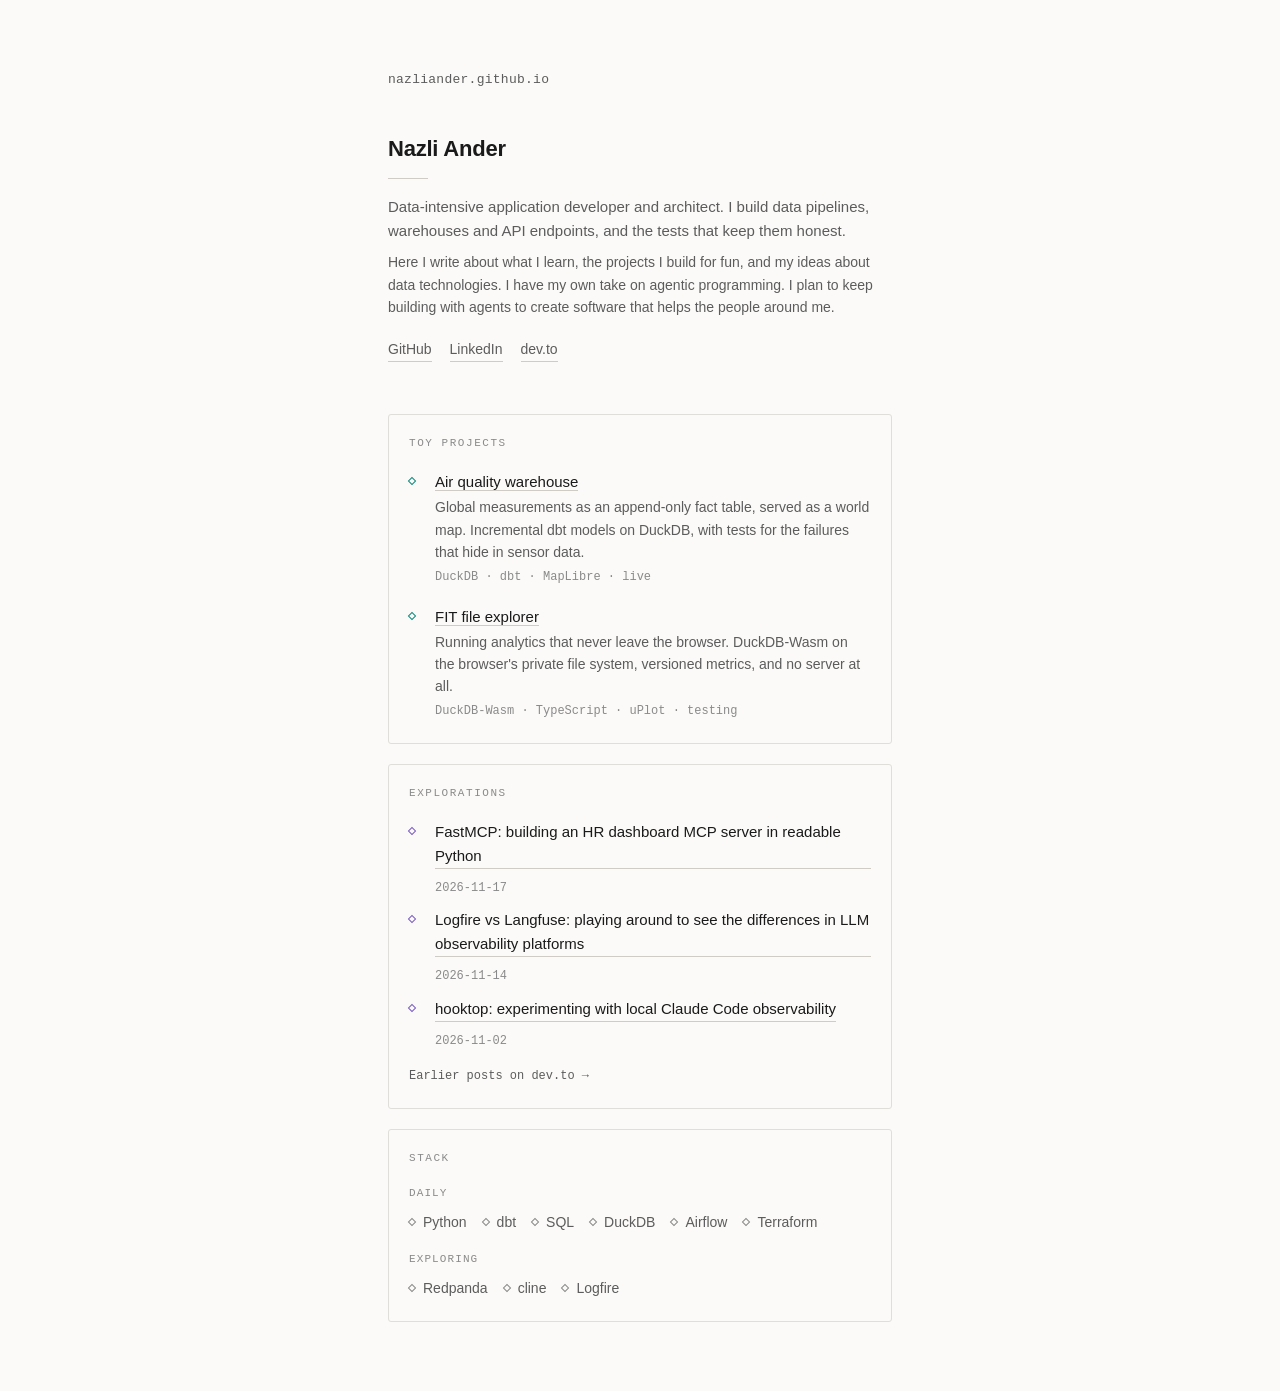
<file: index.html>
<!DOCTYPE html><html lang="en"><head><meta charset="utf-8"><meta name="viewport" content="width=device-width, initial-scale=1"><title>Nazli Ander — data-intensive application developer</title><meta name="description" content="Data-intensive application developer and architect. I build data pipelines, warehouses and API endpoints, and the tests that keep them honest."><link rel="canonical" href="https://nazliander.github.io/"><meta property="og:type" content="profile"><meta property="og:site_name" content="Nazli Ander"><meta property="og:title" content="Nazli Ander — data-intensive application developer"><meta property="og:description" content="Data-intensive application developer and architect. I build data pipelines, warehouses and API endpoints, and the tests that keep them honest."><meta property="og:url" content="https://nazliander.github.io/"><meta property="og:image" content="https://nazliander.github.io/og.png"><meta property="og:image:width" content="1200"><meta property="og:image:height" content="630"><meta property="og:image:alt" content="Nazli Ander, Data-intensive application developer and architect. I build data pipelines, warehouses and API endpoints, and the tests that keep them honest."><meta name="twitter:card" content="summary_large_image"><meta name="twitter:title" content="Nazli Ander — data-intensive application developer"><meta name="twitter:description" content="Data-intensive application developer and architect. I build data pipelines, warehouses and API endpoints, and the tests that keep them honest."><meta name="twitter:image" content="https://nazliander.github.io/og.png"><script type="application/ld+json">{"@context":"https://schema.org","@type":"Person","name":"Nazli Ander","url":"https://nazliander.github.io/","description":"Data-intensive application developer and architect. I build data pipelines, warehouses and API endpoints, and the tests that keep them honest.","sameAs":["https://github.com/nazliander","https://www.linkedin.com/in/nazli-ander-33b428111/","https://dev.to/nazliander"]}</script><script defer src="https://static.cloudflareinsights.com/beacon.min.js" data-cf-beacon="{&quot;token&quot;: &quot;77f7c34b2c5643a896c90a469e544296&quot;}"></script><link rel="icon" type="image/svg+xml" href="/favicon.svg"><style>.fox[data-astro-cid-qw7fvuha]{--fox-cream:#f7f1e6;--fox-dark:#241c15;shape-rendering:crispedges;margin:1.75rem auto 0;display:block}.fox-paw[data-astro-cid-qw7fvuha]{transform-box:fill-box;transform-origin:100% 100%;animation:.82s ease-in-out infinite wave}@keyframes wave{0%,to{transform:rotate(-6deg)}50%{transform:rotate(-34deg)}}@media (prefers-reduced-motion:reduce){.fox-paw[data-astro-cid-qw7fvuha]{animation:none;transform:rotate(-28deg)}}
</style><link rel="stylesheet" href="/_astro/global.DUYhZEvP.css"></head><body><main class="page"><button id="domain" class="domain" type="button" aria-expanded="false" aria-controls="fox">nazliander.github.io</button><h1 class="name">Nazli Ander</h1><hr class="rule"><p class="tagline">Data-intensive application developer and architect. I build data pipelines, warehouses and API endpoints, and the tests that keep them honest.</p><p class="intro">Here I write about what I learn, the projects I build for fun, and my ideas about data technologies. I have my own take on agentic programming. I plan to keep building with agents to create software that helps the people around me.</p><nav class="links"><a href="https://github.com/nazliander">GitHub</a><a href="https://www.linkedin.com/in/nazli-ander-33b428111/">LinkedIn</a><a href="https://dev.to/nazliander">dev.to</a></nav><section class="section"><h2>Toy projects</h2><ul class="items"><li class="item"><span class="bullet" style="--hue: var(--work)"></span><div><div class="item-title"><a href="/work/airquality/">Air quality warehouse</a></div><div class="item-summary">Global measurements as an append-only fact table, served as a world map. Incremental dbt models on DuckDB, with tests for the failures that hide in sensor data.</div><div class="item-meta">DuckDB · dbt · MapLibre · live</div></div></li><li class="item"><span class="bullet" style="--hue: var(--work)"></span><div><div class="item-title"><a href="/work/fit-file-explorer/">FIT file explorer</a></div><div class="item-summary">Running analytics that never leave the browser. DuckDB-Wasm on the browser&#39;s private file system, versioned metrics, and no server at all.</div><div class="item-meta">DuckDB-Wasm · TypeScript · uPlot · testing</div></div></li></ul></section><section class="section"><h2>Explorations</h2><ul class="items tight"><li class="item"><span class="bullet" style="--hue: var(--writing)"></span><div class="writing-row"><a class="item-title" href="/writing/fastmcp-building-an-hr-dashboard-mcp-server-in-readable-python/">FastMCP: building an HR dashboard MCP server in readable Python</a><time class="date" datetime="2026-11-17">2026-11-17</time></div></li><li class="item"><span class="bullet" style="--hue: var(--writing)"></span><div class="writing-row"><a class="item-title" href="/writing/logfire-vs-langfuse-playing-around-to-see-the-differences/">Logfire vs Langfuse: playing around to see the differences in LLM observability platforms</a><time class="date" datetime="2026-11-14">2026-11-14</time></div></li><li class="item"><span class="bullet" style="--hue: var(--writing)"></span><div class="writing-row"><a class="item-title" href="/writing/hooktop-experimenting-local-claude-code-observability/">hooktop: experimenting with local Claude Code observability</a><time class="date" datetime="2026-11-02">2026-11-02</time></div></li></ul><a class="more" href="/writing/">Earlier posts on dev.to →</a></section><section class="section"><h2>Stack</h2><div class="stack-group"><p class="stack-label">Daily</p><ul class="stack-list"><li><span class="bullet" style="--hue: var(--stack); margin-top: 0"></span>Python</li><li><span class="bullet" style="--hue: var(--stack); margin-top: 0"></span>dbt</li><li><span class="bullet" style="--hue: var(--stack); margin-top: 0"></span>SQL</li><li><span class="bullet" style="--hue: var(--stack); margin-top: 0"></span>DuckDB</li><li><span class="bullet" style="--hue: var(--stack); margin-top: 0"></span>Airflow</li><li><span class="bullet" style="--hue: var(--stack); margin-top: 0"></span>Terraform</li></ul></div><div class="stack-group"><p class="stack-label">Exploring</p><ul class="stack-list"><li><span class="bullet" style="--hue: var(--stack); margin-top: 0"></span>Redpanda</li><li><span class="bullet" style="--hue: var(--stack); margin-top: 0"></span>cline</li><li><span class="bullet" style="--hue: var(--stack); margin-top: 0"></span>Logfire</li></ul></div></section><div id="fox" hidden><svg class="fox" viewBox="0 0 75 65" width="150" height="130" role="img" aria-label="A small pixel fox waves." data-astro-cid-qw7fvuha><rect x="10" y="0" width="5" height="5" fill="var(--fox)" data-astro-cid-qw7fvuha></rect><rect x="15" y="0" width="5" height="5" fill="var(--fox)" data-astro-cid-qw7fvuha></rect><rect x="40" y="0" width="5" height="5" fill="var(--fox)" data-astro-cid-qw7fvuha></rect><rect x="45" y="0" width="5" height="5" fill="var(--fox)" data-astro-cid-qw7fvuha></rect><rect x="10" y="5" width="5" height="5" fill="var(--fox)" data-astro-cid-qw7fvuha></rect><rect x="15" y="5" width="5" height="5" fill="var(--fox-cream)" data-astro-cid-qw7fvuha></rect><rect x="20" y="5" width="5" height="5" fill="var(--fox)" data-astro-cid-qw7fvuha></rect><rect x="35" y="5" width="5" height="5" fill="var(--fox)" data-astro-cid-qw7fvuha></rect><rect x="40" y="5" width="5" height="5" fill="var(--fox-cream)" data-astro-cid-qw7fvuha></rect><rect x="45" y="5" width="5" height="5" fill="var(--fox)" data-astro-cid-qw7fvuha></rect><rect x="10" y="10" width="5" height="5" fill="var(--fox)" data-astro-cid-qw7fvuha></rect><rect x="15" y="10" width="5" height="5" fill="var(--fox)" data-astro-cid-qw7fvuha></rect><rect x="20" y="10" width="5" height="5" fill="var(--fox)" data-astro-cid-qw7fvuha></rect><rect x="25" y="10" width="5" height="5" fill="var(--fox)" data-astro-cid-qw7fvuha></rect><rect x="30" y="10" width="5" height="5" fill="var(--fox)" data-astro-cid-qw7fvuha></rect><rect x="35" y="10" width="5" height="5" fill="var(--fox)" data-astro-cid-qw7fvuha></rect><rect x="40" y="10" width="5" height="5" fill="var(--fox)" data-astro-cid-qw7fvuha></rect><rect x="45" y="10" width="5" height="5" fill="var(--fox)" data-astro-cid-qw7fvuha></rect><rect x="10" y="15" width="5" height="5" fill="var(--fox)" data-astro-cid-qw7fvuha></rect><rect x="15" y="15" width="5" height="5" fill="var(--fox-dark)" data-astro-cid-qw7fvuha></rect><rect x="20" y="15" width="5" height="5" fill="var(--fox)" data-astro-cid-qw7fvuha></rect><rect x="25" y="15" width="5" height="5" fill="var(--fox)" data-astro-cid-qw7fvuha></rect><rect x="30" y="15" width="5" height="5" fill="var(--fox)" data-astro-cid-qw7fvuha></rect><rect x="35" y="15" width="5" height="5" fill="var(--fox)" data-astro-cid-qw7fvuha></rect><rect x="40" y="15" width="5" height="5" fill="var(--fox-dark)" data-astro-cid-qw7fvuha></rect><rect x="45" y="15" width="5" height="5" fill="var(--fox)" data-astro-cid-qw7fvuha></rect><rect x="10" y="20" width="5" height="5" fill="var(--fox)" data-astro-cid-qw7fvuha></rect><rect x="15" y="20" width="5" height="5" fill="var(--fox)" data-astro-cid-qw7fvuha></rect><rect x="20" y="20" width="5" height="5" fill="var(--fox-cream)" data-astro-cid-qw7fvuha></rect><rect x="25" y="20" width="5" height="5" fill="var(--fox-cream)" data-astro-cid-qw7fvuha></rect><rect x="30" y="20" width="5" height="5" fill="var(--fox-cream)" data-astro-cid-qw7fvuha></rect><rect x="35" y="20" width="5" height="5" fill="var(--fox-cream)" data-astro-cid-qw7fvuha></rect><rect x="40" y="20" width="5" height="5" fill="var(--fox)" data-astro-cid-qw7fvuha></rect><rect x="45" y="20" width="5" height="5" fill="var(--fox)" data-astro-cid-qw7fvuha></rect><rect x="15" y="25" width="5" height="5" fill="var(--fox)" data-astro-cid-qw7fvuha></rect><rect x="20" y="25" width="5" height="5" fill="var(--fox-cream)" data-astro-cid-qw7fvuha></rect><rect x="25" y="25" width="5" height="5" fill="var(--fox-dark)" data-astro-cid-qw7fvuha></rect><rect x="30" y="25" width="5" height="5" fill="var(--fox-dark)" data-astro-cid-qw7fvuha></rect><rect x="35" y="25" width="5" height="5" fill="var(--fox-cream)" data-astro-cid-qw7fvuha></rect><rect x="40" y="25" width="5" height="5" fill="var(--fox)" data-astro-cid-qw7fvuha></rect><rect x="15" y="30" width="5" height="5" fill="var(--fox)" data-astro-cid-qw7fvuha></rect><rect x="20" y="30" width="5" height="5" fill="var(--fox)" data-astro-cid-qw7fvuha></rect><rect x="25" y="30" width="5" height="5" fill="var(--fox-cream)" data-astro-cid-qw7fvuha></rect><rect x="30" y="30" width="5" height="5" fill="var(--fox-cream)" data-astro-cid-qw7fvuha></rect><rect x="35" y="30" width="5" height="5" fill="var(--fox)" data-astro-cid-qw7fvuha></rect><rect x="40" y="30" width="5" height="5" fill="var(--fox)" data-astro-cid-qw7fvuha></rect><rect x="10" y="35" width="5" height="5" fill="var(--fox)" data-astro-cid-qw7fvuha></rect><rect x="15" y="35" width="5" height="5" fill="var(--fox)" data-astro-cid-qw7fvuha></rect><rect x="20" y="35" width="5" height="5" fill="var(--fox)" data-astro-cid-qw7fvuha></rect><rect x="25" y="35" width="5" height="5" fill="var(--fox)" data-astro-cid-qw7fvuha></rect><rect x="30" y="35" width="5" height="5" fill="var(--fox)" data-astro-cid-qw7fvuha></rect><rect x="35" y="35" width="5" height="5" fill="var(--fox)" data-astro-cid-qw7fvuha></rect><rect x="40" y="35" width="5" height="5" fill="var(--fox)" data-astro-cid-qw7fvuha></rect><rect x="45" y="35" width="5" height="5" fill="var(--fox)" data-astro-cid-qw7fvuha></rect><rect x="55" y="35" width="5" height="5" fill="var(--fox-cream)" data-astro-cid-qw7fvuha></rect><rect x="10" y="40" width="5" height="5" fill="var(--fox)" data-astro-cid-qw7fvuha></rect><rect x="15" y="40" width="5" height="5" fill="var(--fox)" data-astro-cid-qw7fvuha></rect><rect x="20" y="40" width="5" height="5" fill="var(--fox-cream)" data-astro-cid-qw7fvuha></rect><rect x="25" y="40" width="5" height="5" fill="var(--fox-cream)" data-astro-cid-qw7fvuha></rect><rect x="30" y="40" width="5" height="5" fill="var(--fox-cream)" data-astro-cid-qw7fvuha></rect><rect x="35" y="40" width="5" height="5" fill="var(--fox-cream)" data-astro-cid-qw7fvuha></rect><rect x="40" y="40" width="5" height="5" fill="var(--fox)" data-astro-cid-qw7fvuha></rect><rect x="45" y="40" width="5" height="5" fill="var(--fox)" data-astro-cid-qw7fvuha></rect><rect x="55" y="40" width="5" height="5" fill="var(--fox)" data-astro-cid-qw7fvuha></rect><rect x="10" y="45" width="5" height="5" fill="var(--fox)" data-astro-cid-qw7fvuha></rect><rect x="15" y="45" width="5" height="5" fill="var(--fox)" data-astro-cid-qw7fvuha></rect><rect x="20" y="45" width="5" height="5" fill="var(--fox-cream)" data-astro-cid-qw7fvuha></rect><rect x="25" y="45" width="5" height="5" fill="var(--fox-cream)" data-astro-cid-qw7fvuha></rect><rect x="30" y="45" width="5" height="5" fill="var(--fox-cream)" data-astro-cid-qw7fvuha></rect><rect x="35" y="45" width="5" height="5" fill="var(--fox-cream)" data-astro-cid-qw7fvuha></rect><rect x="40" y="45" width="5" height="5" fill="var(--fox)" data-astro-cid-qw7fvuha></rect><rect x="45" y="45" width="5" height="5" fill="var(--fox)" data-astro-cid-qw7fvuha></rect><rect x="55" y="45" width="5" height="5" fill="var(--fox)" data-astro-cid-qw7fvuha></rect><rect x="10" y="50" width="5" height="5" fill="var(--fox)" data-astro-cid-qw7fvuha></rect><rect x="15" y="50" width="5" height="5" fill="var(--fox)" data-astro-cid-qw7fvuha></rect><rect x="20" y="50" width="5" height="5" fill="var(--fox-cream)" data-astro-cid-qw7fvuha></rect><rect x="25" y="50" width="5" height="5" fill="var(--fox-cream)" data-astro-cid-qw7fvuha></rect><rect x="30" y="50" width="5" height="5" fill="var(--fox-cream)" data-astro-cid-qw7fvuha></rect><rect x="35" y="50" width="5" height="5" fill="var(--fox-cream)" data-astro-cid-qw7fvuha></rect><rect x="40" y="50" width="5" height="5" fill="var(--fox)" data-astro-cid-qw7fvuha></rect><rect x="45" y="50" width="5" height="5" fill="var(--fox)" data-astro-cid-qw7fvuha></rect><rect x="50" y="50" width="5" height="5" fill="var(--fox)" data-astro-cid-qw7fvuha></rect><rect x="55" y="50" width="5" height="5" fill="var(--fox)" data-astro-cid-qw7fvuha></rect><rect x="10" y="55" width="5" height="5" fill="var(--fox)" data-astro-cid-qw7fvuha></rect><rect x="15" y="55" width="5" height="5" fill="var(--fox)" data-astro-cid-qw7fvuha></rect><rect x="20" y="55" width="5" height="5" fill="var(--fox)" data-astro-cid-qw7fvuha></rect><rect x="25" y="55" width="5" height="5" fill="var(--fox)" data-astro-cid-qw7fvuha></rect><rect x="30" y="55" width="5" height="5" fill="var(--fox)" data-astro-cid-qw7fvuha></rect><rect x="35" y="55" width="5" height="5" fill="var(--fox)" data-astro-cid-qw7fvuha></rect><rect x="40" y="55" width="5" height="5" fill="var(--fox)" data-astro-cid-qw7fvuha></rect><rect x="45" y="55" width="5" height="5" fill="var(--fox)" data-astro-cid-qw7fvuha></rect><rect x="10" y="60" width="5" height="5" fill="var(--fox-cream)" data-astro-cid-qw7fvuha></rect><rect x="15" y="60" width="5" height="5" fill="var(--fox-cream)" data-astro-cid-qw7fvuha></rect><rect x="20" y="60" width="5" height="5" fill="var(--fox)" data-astro-cid-qw7fvuha></rect><rect x="25" y="60" width="5" height="5" fill="var(--fox)" data-astro-cid-qw7fvuha></rect><rect x="30" y="60" width="5" height="5" fill="var(--fox)" data-astro-cid-qw7fvuha></rect><rect x="35" y="60" width="5" height="5" fill="var(--fox)" data-astro-cid-qw7fvuha></rect><rect x="40" y="60" width="5" height="5" fill="var(--fox-cream)" data-astro-cid-qw7fvuha></rect><rect x="45" y="60" width="5" height="5" fill="var(--fox-cream)" data-astro-cid-qw7fvuha></rect><g class="fox-paw" data-astro-cid-qw7fvuha><rect x="5" y="30" width="5" height="5" fill="var(--fox)" data-astro-cid-qw7fvuha></rect><rect x="0" y="35" width="5" height="5" fill="var(--fox)" data-astro-cid-qw7fvuha></rect><rect x="5" y="35" width="5" height="5" fill="var(--fox)" data-astro-cid-qw7fvuha></rect><rect x="5" y="40" width="5" height="5" fill="var(--fox)" data-astro-cid-qw7fvuha></rect></g></svg></div></main><script type="module">var e=document.getElementById(`domain`),t=document.getElementById(`fox`);e?.addEventListener(`click`,()=>{let n=!t.hidden;t.hidden=n,e.setAttribute(`aria-expanded`,String(!n)),n||t.scrollIntoView({behavior:`smooth`,block:`nearest`})});</script></body></html>
</file>
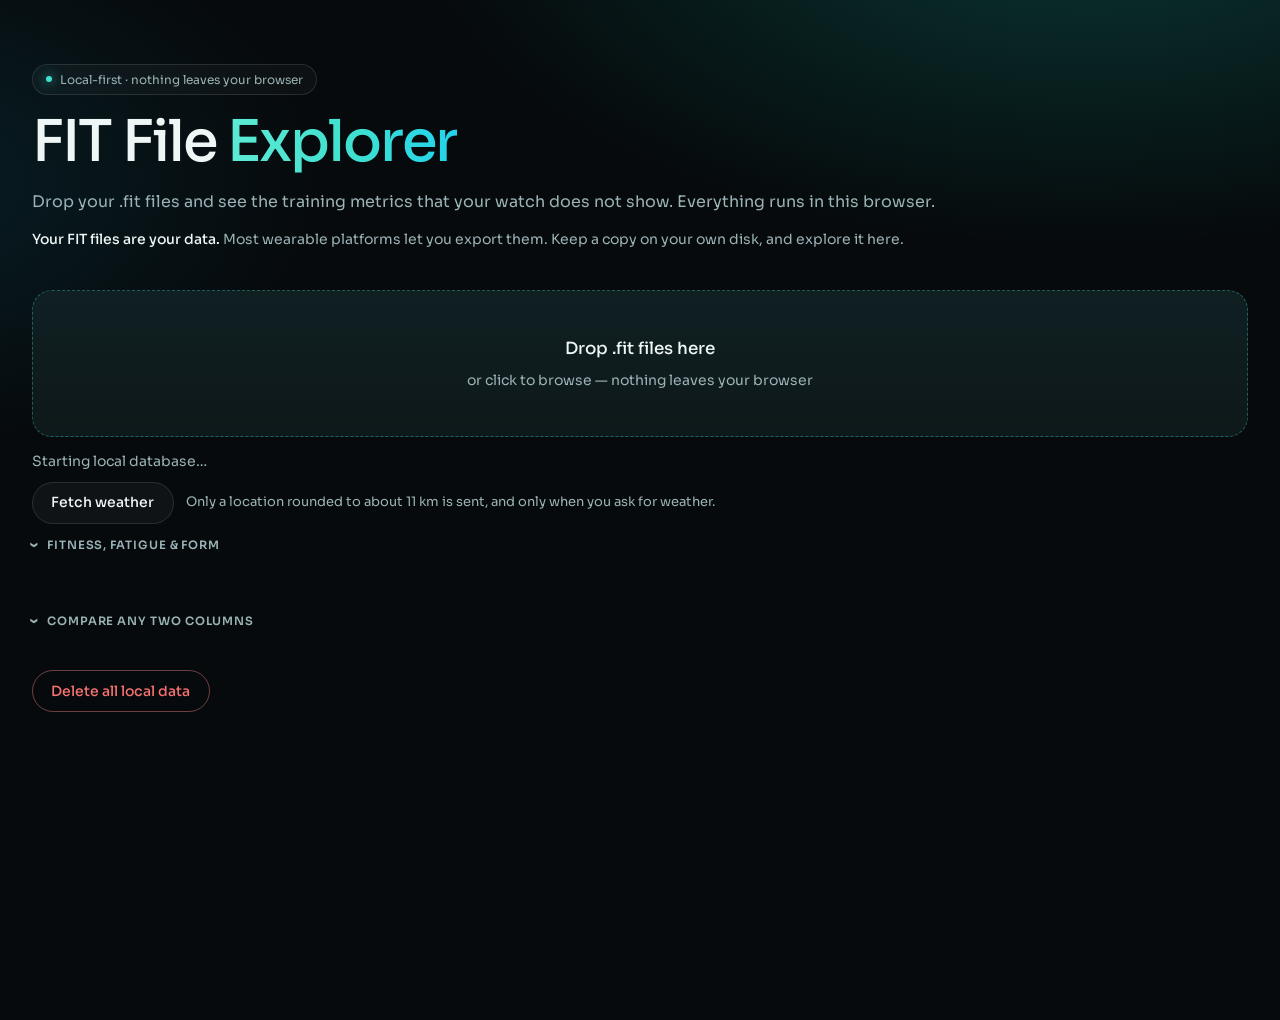
<file: fit-explorer/index.html>
<!doctype html>
<html lang="en">
  <head>
    <meta charset="UTF-8" />
    <meta name="viewport" content="width=device-width, initial-scale=1.0" />
    <meta name="color-scheme" content="dark" />
    <meta name="theme-color" content="#060a0c" />
    <title>FIT File Explorer — Local-First Training Metrics</title>
    <script type="module" crossorigin src="/fit-explorer/assets/index-CcziwhQa.js"></script>
    <link rel="stylesheet" crossorigin href="/fit-explorer/assets/index-CVLyf5Vn.css">
  </head>
  <body>
    <div id="app"></div>
  </body>
</html>
</file>
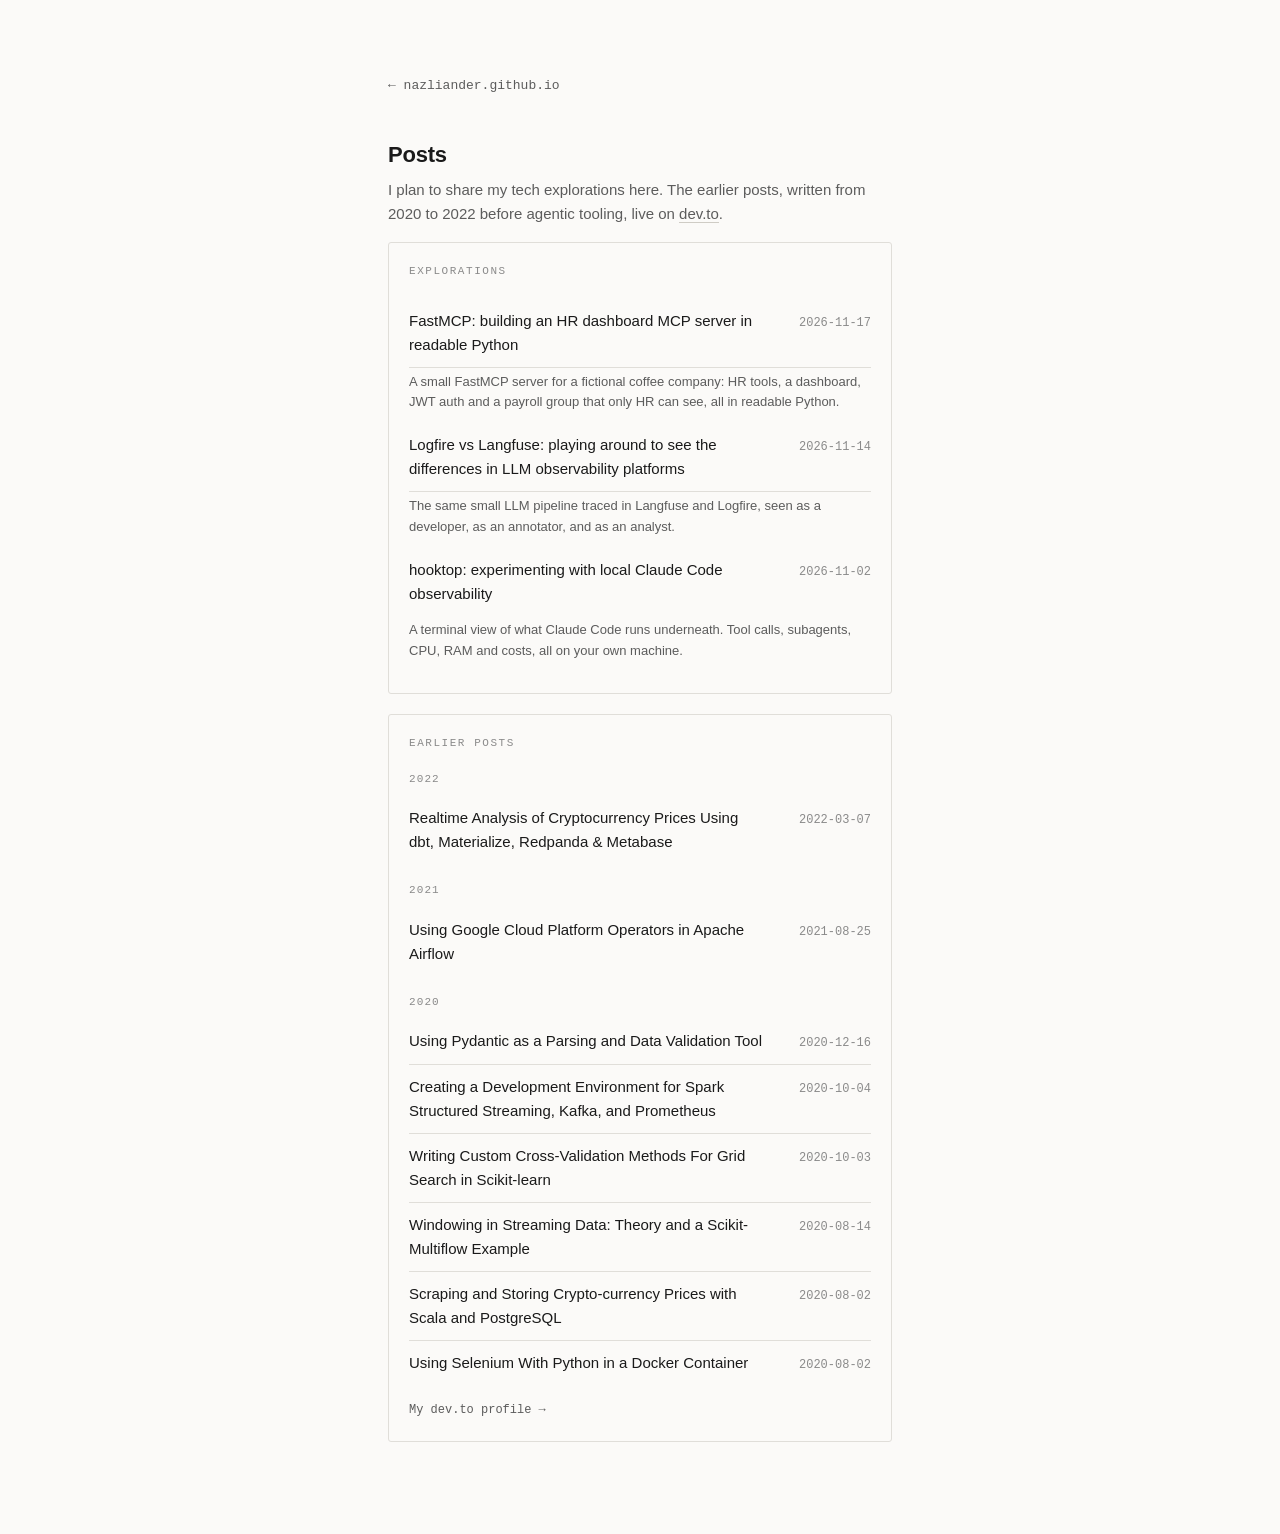
<file: writing/index.html>
<!DOCTYPE html><html lang="en" data-astro-cid-67lgijtc><head><meta charset="utf-8"><meta name="viewport" content="width=device-width, initial-scale=1"><title>Posts — Nazli Ander</title><meta name="description" content="Posts and essays by Nazli Ander on data engineering, streaming and testing."><link rel="canonical" href="https://nazliander.github.io/writing/"><meta property="og:type" content="profile"><meta property="og:site_name" content="Nazli Ander"><meta property="og:title" content="Posts — Nazli Ander"><meta property="og:description" content="Posts and essays by Nazli Ander on data engineering, streaming and testing."><meta property="og:url" content="https://nazliander.github.io/writing/"><meta property="og:image" content="https://nazliander.github.io/og.png"><meta property="og:image:width" content="1200"><meta property="og:image:height" content="630"><meta property="og:image:alt" content="Nazli Ander, Data-intensive application developer and architect. I build data pipelines, warehouses and API endpoints, and the tests that keep them honest."><meta name="twitter:card" content="summary_large_image"><meta name="twitter:title" content="Posts — Nazli Ander"><meta name="twitter:description" content="Posts and essays by Nazli Ander on data engineering, streaming and testing."><meta name="twitter:image" content="https://nazliander.github.io/og.png"><script type="application/ld+json">{"@context":"https://schema.org","@type":"Person","name":"Nazli Ander","url":"https://nazliander.github.io/","description":"Data-intensive application developer and architect. I build data pipelines, warehouses and API endpoints, and the tests that keep them honest.","sameAs":["https://github.com/nazliander","https://www.linkedin.com/in/nazli-ander-33b428111/","https://dev.to/nazliander"]}</script><script defer src="https://static.cloudflareinsights.com/beacon.min.js" data-cf-beacon="{&quot;token&quot;: &quot;77f7c34b2c5643a896c90a469e544296&quot;}"></script><link rel="icon" type="image/svg+xml" href="/favicon.svg"><link rel="stylesheet" href="/_astro/global.DUYhZEvP.css"><style>.back[data-astro-cid-67lgijtc]{font-family:var(--mono);color:var(--fg-dim);border:0;margin-bottom:2.5rem;font-size:.8125rem;display:inline-block}.back[data-astro-cid-67lgijtc]:hover{color:var(--fg)}.rows[data-astro-cid-67lgijtc]{margin:0;padding:0;list-style:none}.row[data-astro-cid-67lgijtc]{border:0;border-bottom:1px solid var(--hairline);color:var(--fg);grid-template-columns:1fr auto auto;align-items:baseline;gap:.75rem;padding:.625rem 0;transition:padding-left .18s,color .18s;display:grid}.rows[data-astro-cid-67lgijtc] li[data-astro-cid-67lgijtc]:last-child .row[data-astro-cid-67lgijtc]{border-bottom:0}.row[data-astro-cid-67lgijtc]:hover{color:var(--writing);padding-left:.375rem}.row[data-astro-cid-67lgijtc]:focus-visible{outline:2px solid var(--work);outline-offset:2px;border-radius:2px}.row-title[data-astro-cid-67lgijtc]{min-width:0}.row-arrow[data-astro-cid-67lgijtc]{opacity:0;transition:opacity .18s,transform .18s;display:inline-block;transform:translate(-.25rem)}.row[data-astro-cid-67lgijtc]:hover .row-arrow[data-astro-cid-67lgijtc],.row[data-astro-cid-67lgijtc]:focus-visible .row-arrow[data-astro-cid-67lgijtc]{opacity:1;transform:translate(0)}.row[data-astro-cid-67lgijtc] .date[data-astro-cid-67lgijtc]{white-space:nowrap}.row-summary[data-astro-cid-67lgijtc]{color:var(--fg-dim);margin:.25rem 0 .625rem;font-size:.8125rem}@media (prefers-reduced-motion:reduce){.row[data-astro-cid-67lgijtc],.row-arrow[data-astro-cid-67lgijtc]{transition:none}}.year[data-astro-cid-67lgijtc]+.year[data-astro-cid-67lgijtc]{margin-top:1.125rem}.year-label[data-astro-cid-67lgijtc]{font-family:var(--mono);letter-spacing:.1em;color:var(--fg-faint);margin:0 0 .5rem;font-size:.6875rem}.entry-title[data-astro-cid-67lgijtc]{letter-spacing:-.01em;margin:0 0 .375rem;font-size:1.375rem;font-weight:600}
</style></head><body data-astro-cid-67lgijtc><main class="page" data-astro-cid-67lgijtc><a class="back" href="/" data-astro-cid-67lgijtc>← nazliander.github.io</a><h1 class="entry-title" data-astro-cid-67lgijtc>Posts</h1><p class="tagline" data-astro-cid-67lgijtc>I plan to share my tech explorations here. The earlier posts, written from 2020 to 2022 before agentic tooling, live on <a href="https://dev.to/nazliander" data-astro-cid-67lgijtc>dev.to</a>.</p><section class="section" data-astro-cid-67lgijtc><h2 data-astro-cid-67lgijtc>Explorations</h2><ul class="rows" data-astro-cid-67lgijtc><li data-astro-cid-67lgijtc><a class="row" href="/writing/fastmcp-building-an-hr-dashboard-mcp-server-in-readable-python/" data-astro-cid-67lgijtc><span class="row-title" data-astro-cid-67lgijtc>FastMCP: building an HR dashboard MCP server in readable Python</span><span class="row-arrow" aria-hidden="true" data-astro-cid-67lgijtc>→</span><time class="date" datetime="2026-11-17" data-astro-cid-67lgijtc>2026-11-17</time></a><p class="row-summary" data-astro-cid-67lgijtc>A small FastMCP server for a fictional coffee company: HR tools, a dashboard, JWT auth and a payroll group that only HR can see, all in readable Python.</p></li><li data-astro-cid-67lgijtc><a class="row" href="/writing/logfire-vs-langfuse-playing-around-to-see-the-differences/" data-astro-cid-67lgijtc><span class="row-title" data-astro-cid-67lgijtc>Logfire vs Langfuse: playing around to see the differences in LLM observability platforms</span><span class="row-arrow" aria-hidden="true" data-astro-cid-67lgijtc>→</span><time class="date" datetime="2026-11-14" data-astro-cid-67lgijtc>2026-11-14</time></a><p class="row-summary" data-astro-cid-67lgijtc>The same small LLM pipeline traced in Langfuse and Logfire, seen as a developer, as an annotator, and as an analyst.</p></li><li data-astro-cid-67lgijtc><a class="row" href="/writing/hooktop-experimenting-local-claude-code-observability/" data-astro-cid-67lgijtc><span class="row-title" data-astro-cid-67lgijtc>hooktop: experimenting with local Claude Code observability</span><span class="row-arrow" aria-hidden="true" data-astro-cid-67lgijtc>→</span><time class="date" datetime="2026-11-02" data-astro-cid-67lgijtc>2026-11-02</time></a><p class="row-summary" data-astro-cid-67lgijtc>A terminal view of what Claude Code runs underneath. Tool calls, subagents, CPU, RAM and costs, all on your own machine.</p></li></ul></section><section class="section" data-astro-cid-67lgijtc><h2 data-astro-cid-67lgijtc>Earlier posts</h2><div class="year" data-astro-cid-67lgijtc><p class="year-label" data-astro-cid-67lgijtc>2022</p><ul class="rows" data-astro-cid-67lgijtc><li data-astro-cid-67lgijtc><a class="row" href="https://dev.to/nazliander/realtime-analysis-of-cryptocurrency-prices-using-dbt-materialize-redpanda-metabase-41n2" data-astro-cid-67lgijtc><span class="row-title" data-astro-cid-67lgijtc>Realtime Analysis of Cryptocurrency Prices Using dbt, Materialize, Redpanda &amp; Metabase</span><span class="row-arrow" aria-hidden="true" data-astro-cid-67lgijtc>↗</span><time class="date" datetime="2022-03-07" data-astro-cid-67lgijtc>2022-03-07</time></a></li></ul></div><div class="year" data-astro-cid-67lgijtc><p class="year-label" data-astro-cid-67lgijtc>2021</p><ul class="rows" data-astro-cid-67lgijtc><li data-astro-cid-67lgijtc><a class="row" href="https://dev.to/nazliander/about-the-google-cloud-platform-operators-in-airflow-3ap7" data-astro-cid-67lgijtc><span class="row-title" data-astro-cid-67lgijtc>Using Google Cloud Platform Operators in Apache Airflow</span><span class="row-arrow" aria-hidden="true" data-astro-cid-67lgijtc>↗</span><time class="date" datetime="2021-08-25" data-astro-cid-67lgijtc>2021-08-25</time></a></li></ul></div><div class="year" data-astro-cid-67lgijtc><p class="year-label" data-astro-cid-67lgijtc>2020</p><ul class="rows" data-astro-cid-67lgijtc><li data-astro-cid-67lgijtc><a class="row" href="https://dev.to/nazliander/using-pydantic-as-a-parser-and-data-validation-tool-51n3" data-astro-cid-67lgijtc><span class="row-title" data-astro-cid-67lgijtc>Using Pydantic as a Parsing and Data Validation Tool</span><span class="row-arrow" aria-hidden="true" data-astro-cid-67lgijtc>↗</span><time class="date" datetime="2020-12-16" data-astro-cid-67lgijtc>2020-12-16</time></a></li><li data-astro-cid-67lgijtc><a class="row" href="https://dev.to/nazliander/creating-a-development-environment-for-spark-structured-streaming-kafka-and-prometheus-29dl" data-astro-cid-67lgijtc><span class="row-title" data-astro-cid-67lgijtc>Creating a Development Environment for Spark Structured Streaming, Kafka, and Prometheus</span><span class="row-arrow" aria-hidden="true" data-astro-cid-67lgijtc>↗</span><time class="date" datetime="2020-10-04" data-astro-cid-67lgijtc>2020-10-04</time></a></li><li data-astro-cid-67lgijtc><a class="row" href="https://dev.to/nazliander/writing-custom-cross-validation-methods-for-grid-search-in-scikit-learn-2o21" data-astro-cid-67lgijtc><span class="row-title" data-astro-cid-67lgijtc>Writing Custom Cross-Validation Methods For Grid Search in Scikit-learn</span><span class="row-arrow" aria-hidden="true" data-astro-cid-67lgijtc>↗</span><time class="date" datetime="2020-10-03" data-astro-cid-67lgijtc>2020-10-03</time></a></li><li data-astro-cid-67lgijtc><a class="row" href="https://dev.to/nazliander/windowing-in-streaming-data-theory-and-a-scikit-multiflow-example-55ji" data-astro-cid-67lgijtc><span class="row-title" data-astro-cid-67lgijtc>Windowing in Streaming Data: Theory and a Scikit-Multiflow Example</span><span class="row-arrow" aria-hidden="true" data-astro-cid-67lgijtc>↗</span><time class="date" datetime="2020-08-14" data-astro-cid-67lgijtc>2020-08-14</time></a></li><li data-astro-cid-67lgijtc><a class="row" href="https://dev.to/nazliander/scraping-and-storing-asset-prices-with-scala-and-postgresql-35nn" data-astro-cid-67lgijtc><span class="row-title" data-astro-cid-67lgijtc>Scraping and Storing Crypto-currency Prices with Scala and PostgreSQL</span><span class="row-arrow" aria-hidden="true" data-astro-cid-67lgijtc>↗</span><time class="date" datetime="2020-08-02" data-astro-cid-67lgijtc>2020-08-02</time></a></li><li data-astro-cid-67lgijtc><a class="row" href="https://dev.to/nazliander/using-selenium-within-a-docker-container-ghp" data-astro-cid-67lgijtc><span class="row-title" data-astro-cid-67lgijtc>Using Selenium With Python in a Docker Container</span><span class="row-arrow" aria-hidden="true" data-astro-cid-67lgijtc>↗</span><time class="date" datetime="2020-08-02" data-astro-cid-67lgijtc>2020-08-02</time></a></li></ul></div><a class="more" href="https://dev.to/nazliander" data-astro-cid-67lgijtc>My dev.to profile →</a></section></main></body></html>
</file>
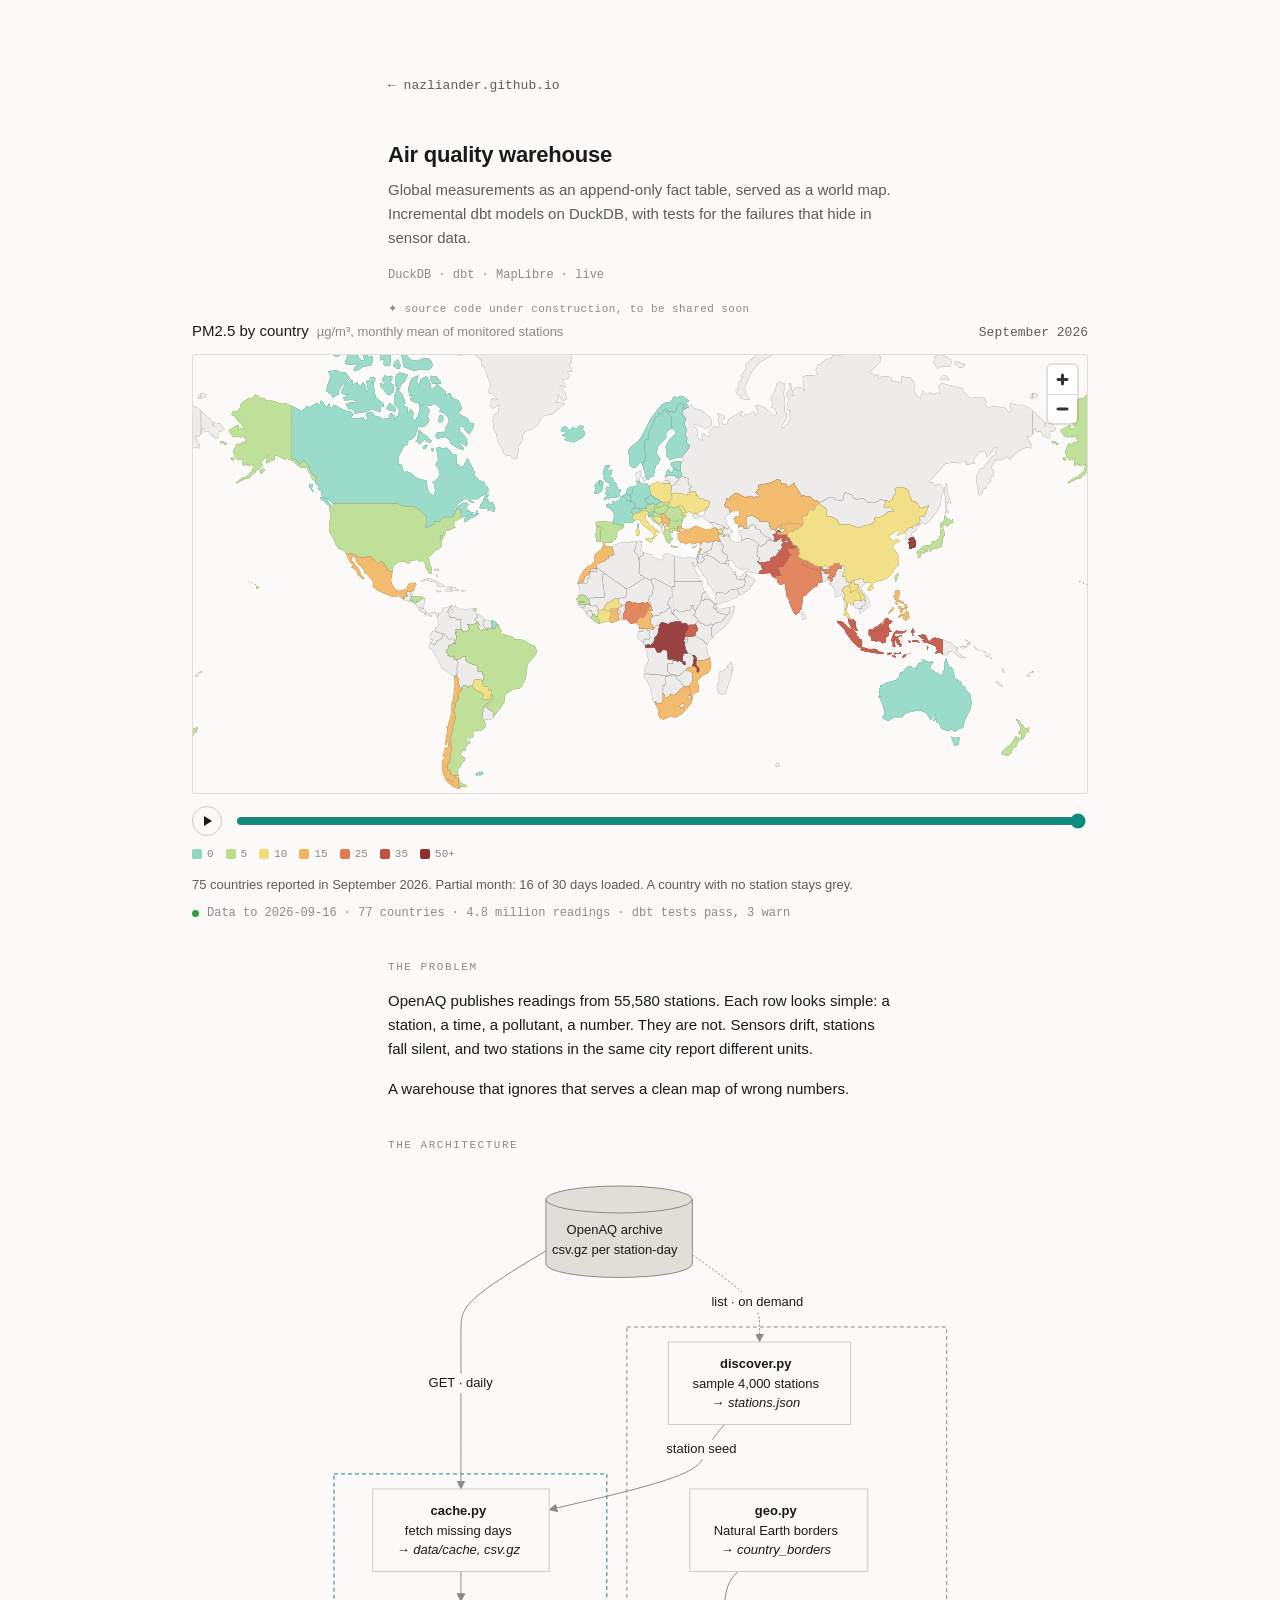
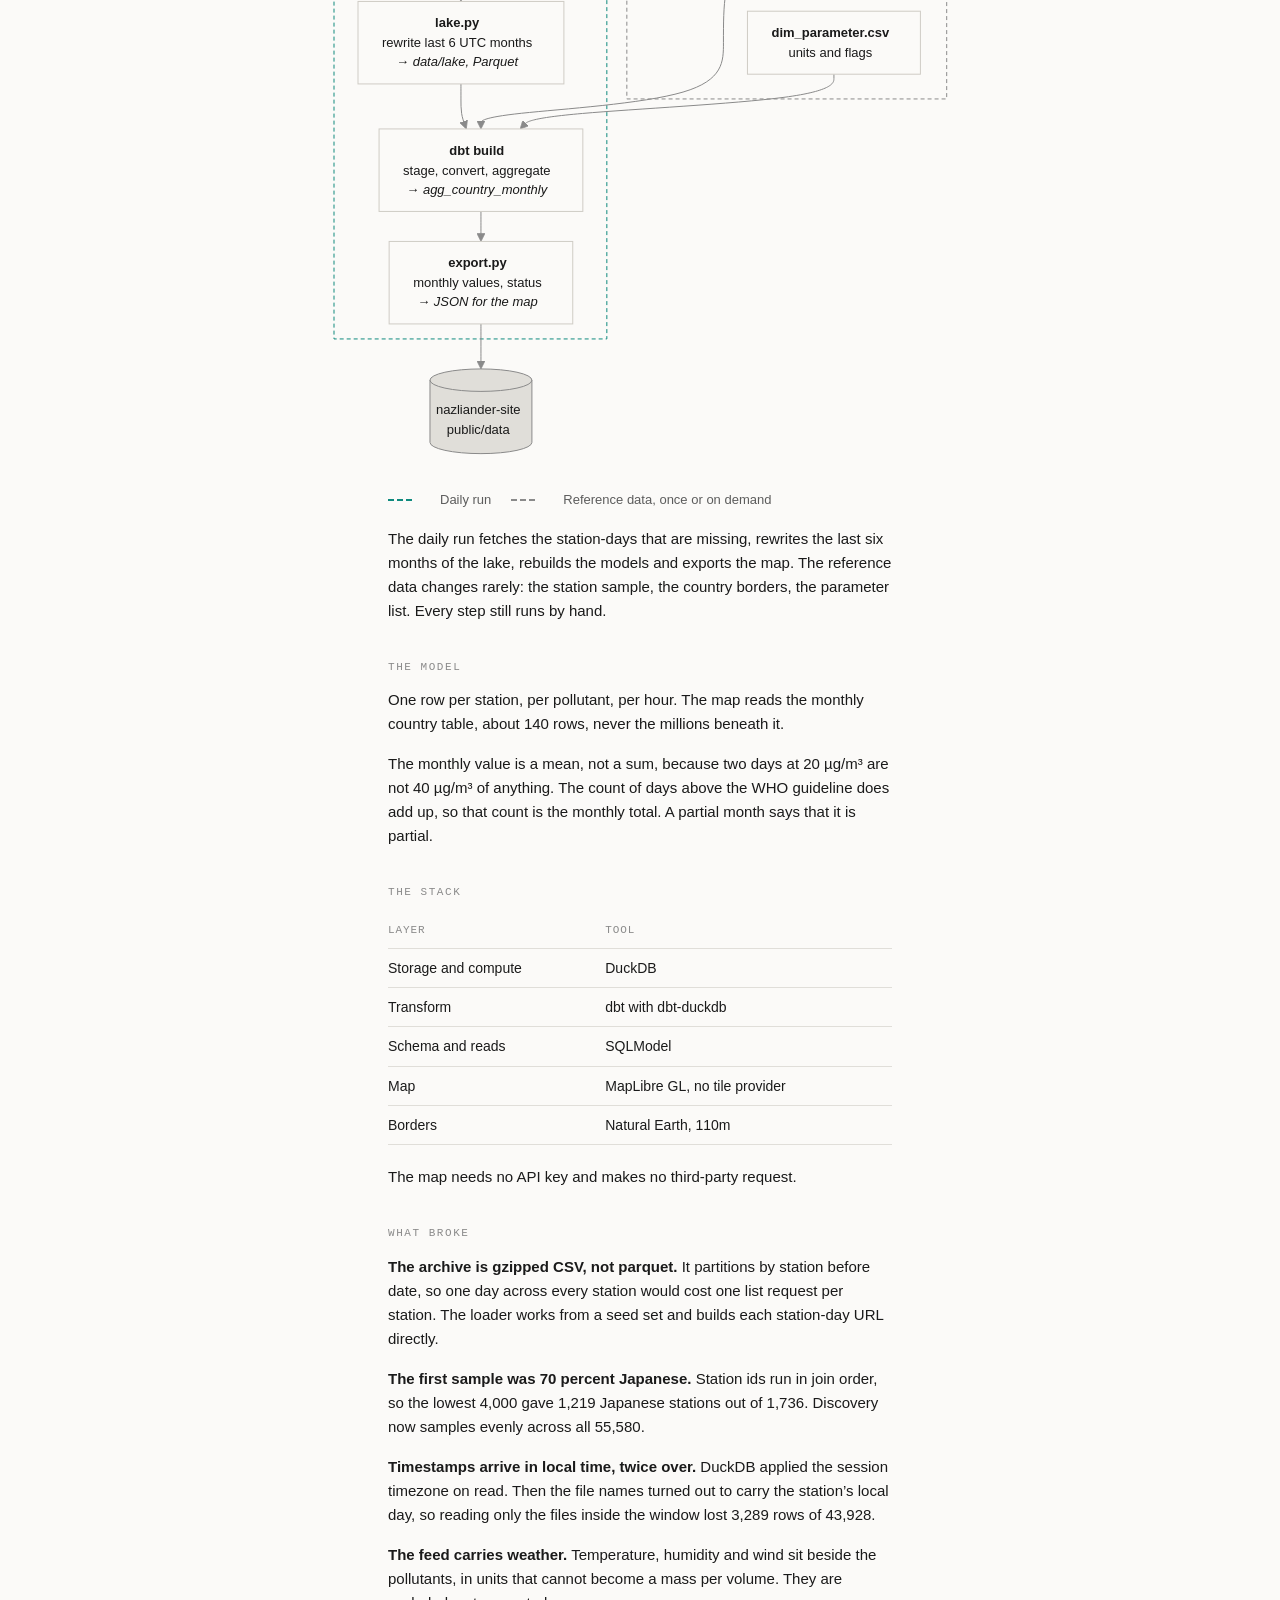
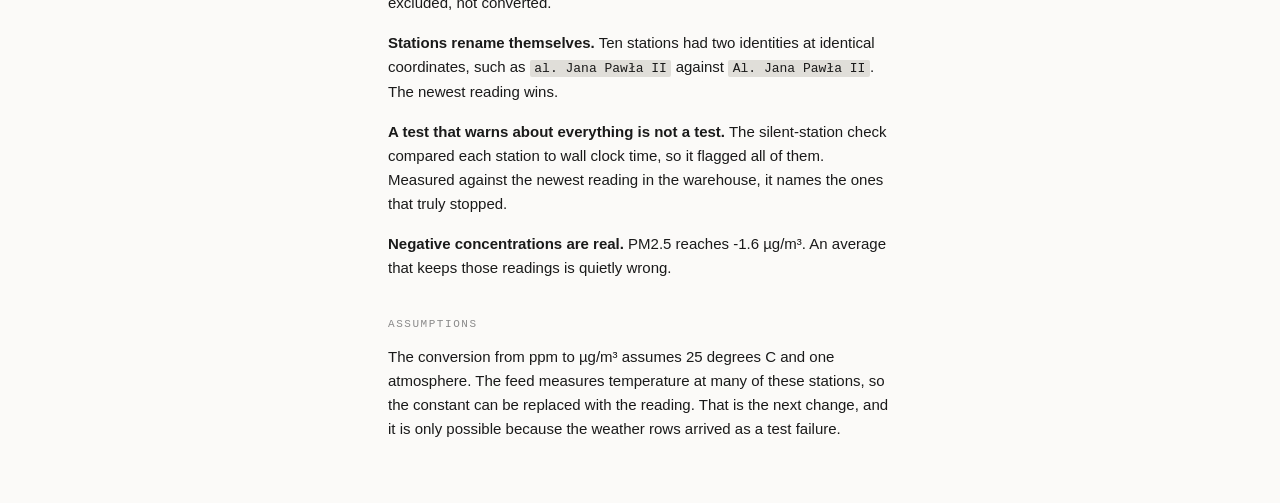
<file: work/airquality/index.html>
<!DOCTYPE html><html lang="en" data-astro-cid-nkggbshs><head><meta charset="utf-8"><meta name="viewport" content="width=device-width, initial-scale=1"><title>Air quality warehouse — Nazli Ander</title><meta name="description" content="Global measurements as an append-only fact table, served as a world map. Incremental dbt models on DuckDB, with tests for the failures that hide in sensor data."><link rel="canonical" href="https://nazliander.github.io/work/airquality/"><meta property="og:type" content="article"><meta property="og:site_name" content="Nazli Ander"><meta property="og:title" content="Air quality warehouse — Nazli Ander"><meta property="og:description" content="Global measurements as an append-only fact table, served as a world map. Incremental dbt models on DuckDB, with tests for the failures that hide in sensor data."><meta property="og:url" content="https://nazliander.github.io/work/airquality/"><meta property="og:image" content="https://nazliander.github.io/og.png"><meta property="og:image:width" content="1200"><meta property="og:image:height" content="630"><meta property="og:image:alt" content="Nazli Ander, Data-intensive application developer and architect. I build data pipelines, warehouses and API endpoints, and the tests that keep them honest."><meta name="twitter:card" content="summary_large_image"><meta name="twitter:title" content="Air quality warehouse — Nazli Ander"><meta name="twitter:description" content="Global measurements as an append-only fact table, served as a world map. Incremental dbt models on DuckDB, with tests for the failures that hide in sensor data."><meta name="twitter:image" content="https://nazliander.github.io/og.png"><script defer src="https://static.cloudflareinsights.com/beacon.min.js" data-cf-beacon="{&quot;token&quot;: &quot;77f7c34b2c5643a896c90a469e544296&quot;}"></script><link rel="icon" type="image/svg+xml" href="/favicon.svg"><link rel="stylesheet" href="/_astro/_..Ds9enbJn.css"><link rel="stylesheet" href="/_astro/global.DUYhZEvP.css"></head><body data-astro-cid-nkggbshs><main class="page" data-astro-cid-nkggbshs><a class="back" href="/" data-astro-cid-nkggbshs>← nazliander.github.io</a><h1 class="entry-title" data-astro-cid-nkggbshs>Air quality warehouse</h1><p class="tagline" data-astro-cid-nkggbshs>Global measurements as an append-only fact table, served as a world map. Incremental dbt models on DuckDB, with tests for the failures that hide in sensor data.</p><p class="item-meta" data-astro-cid-nkggbshs>DuckDB · dbt · MapLibre · live</p><nav class="entry-links" data-astro-cid-nkggbshs><span class="note" data-astro-cid-nkggbshs>✦ source code under construction, to be shared soon</span></nav><link rel="stylesheet" href="/maplibre/maplibre-gl.css"><figure class="map-figure" data-astro-cid-aqjiat62><div class="map-head" data-astro-cid-aqjiat62><div data-astro-cid-aqjiat62><span class="map-title" data-astro-cid-aqjiat62>PM2.5 by country</span><span class="map-unit" data-astro-cid-aqjiat62>µg/m³, monthly mean of monitored stations</span></div><time class="map-day" id="map-day" data-astro-cid-aqjiat62>—</time></div><div class="map" id="map" role="img" aria-label="World map of PM2.5 by country" data-astro-cid-aqjiat62></div><div class="map-controls" data-astro-cid-aqjiat62><button id="map-play" class="map-play" type="button" aria-label="Play through the months" aria-pressed="false" disabled data-astro-cid-aqjiat62><span class="icon-play" aria-hidden="true" data-astro-cid-aqjiat62></span></button><input id="map-slider" type="range" min="0" max="0" value="0" step="1" aria-label="Month" disabled data-astro-cid-aqjiat62></div><div class="map-legend" id="map-legend" data-astro-cid-aqjiat62></div><figcaption class="map-note" id="map-note" data-astro-cid-aqjiat62>Loading…</figcaption><p class="pipeline" data-astro-cid-aqjiat62><span class="dot" aria-hidden="true" data-astro-cid-aqjiat62></span>Data to 2026-09-16 · 77 countries · 4.8 million readings · dbt tests pass, 3 warn</p></figure><script type="module">
  // MapLibre 6 builds its worker URL at runtime from import.meta.url, so no bundler
  // can see it and emit the file. This script is is:inline, so Astro leaves it alone
  // and the browser resolves the worker beside the library.
  import { Map as MapLibreMap, NavigationControl, Popup } from "/maplibre/maplibre-gl.mjs";

  const BREAKS = [0, 5, 10, 15, 25, 35, 50];
  const COLORS = ["#8fd9c4", "#b9dd8e", "#f0dd7a", "#f2b45e", "#e07a4f", "#c4503f", "#8f2e2e"];
  const NO_DATA = "rgba(150,150,150,0.16)";
  const FILL_OPACITY = 0.9;
  const STEP_MS = 1800;

  const reducedMotion = window.matchMedia("(prefers-reduced-motion: reduce)").matches;
  const FADE_MS = reducedMotion ? 0 : 900;

  const el = (id) => document.getElementById(id);
  const cssVar = (name) => getComputedStyle(document.documentElement).getPropertyValue(name).trim();

  const monthLabel = (month) =>
    new Date(`${month}-01T00:00:00Z`).toLocaleDateString("en-GB", { month: "long", year: "numeric", timeZone: "UTC" });

  const colorFor = (value) => COLORS[BREAKS.findLastIndex((edge) => value >= edge)] ?? COLORS[0];

  async function start() {
    const [borders, series] = await Promise.all([
      fetch("/data/countries.geojson").then((response) => response.json()),
      fetch("/data/country-monthly.json").then((response) => response.json()),
    ]);

    const byMonth = new Map();
    for (const row of series.values) {
      if (!byMonth.has(row.month)) byMonth.set(row.month, new Map());
      byMonth.get(row.month).set(row.country_code, row);
    }
    const months = series.months;

    const map = new MapLibreMap({
      container: "map",
      style: { version: 8, sources: {}, layers: [] },
      center: [10, 25],
      zoom: 0.7,
      attributionControl: false,
      dragRotate: false,
      fadeDuration: FADE_MS,
    });
    map.addControl(new NavigationControl({ showCompass: false }), "top-right");

    const paintFor = (month) => {
      const cases = [...(byMonth.get(month) ?? new Map())].flatMap(([code, row]) => [
        ["==", ["get", "country_code"], code],
        colorFor(row.value),
      ]);
      return cases.length ? ["case", ...cases, NO_DATA] : NO_DATA;
    };

    // MapLibre does not fade a colour that depends on the feature, so the day change
    // crossfades two fill layers instead. Opacity is one value per layer, so it fades.
    const layers = ["countries-fill-a", "countries-fill-b"];
    let front = 0;

    const slider = el("map-slider");
    slider.max = String(months.length - 1);
    slider.value = String(months.length - 1);

    const render = (index) => {
      const { month, days_reported: reported, days_in_month: total } = months[index];
      const back = 1 - front;
      map.setPaintProperty(layers[back], "fill-color", paintFor(month));
      map.setPaintProperty(layers[back], "fill-opacity", FILL_OPACITY);
      map.setPaintProperty(layers[front], "fill-opacity", 0);
      front = back;

      el("map-day").textContent = monthLabel(month);
      const count = byMonth.get(month)?.size ?? 0;
      const partial = reported < total ? ` Partial month: ${reported} of ${total} days loaded.` : "";
      el("map-note").textContent = `${count} countries reported in ${monthLabel(month)}.${partial} A country with no station stays grey.`;
    };

    map.on("error", (event) => console.error("maplibre error:", event.error?.message ?? event));

    map.on("load", () => {
      map.addSource("countries", { type: "geojson", data: borders });

      for (const [position, id] of layers.entries()) {
        map.addLayer({
          id,
          type: "fill",
          source: "countries",
          paint: {
            "fill-color": NO_DATA,
            "fill-opacity": position === front ? FILL_OPACITY : 0,
            "fill-opacity-transition": { duration: FADE_MS, delay: 0 },
          },
        });
      }
      map.addLayer({
        id: "countries-line",
        type: "line",
        source: "countries",
        paint: { "line-color": "rgba(128,128,128,0.35)", "line-width": 0.4 },
      });
      map.addLayer({
        id: "countries-hover",
        type: "line",
        source: "countries",
        filter: ["==", ["get", "country_code"], ""],
        paint: { "line-color": cssVar("--fg") || "#ececea", "line-width": 1.6 },
      });

      map.resize();
      render(Number(slider.value));
      slider.disabled = false;
      el("map-play").disabled = false;
      el("map").classList.add("is-ready");
    });

    const popup = new Popup({ closeButton: false, closeOnClick: false, offset: 12, className: "aq-popup" });

    const hover = (event) => {
      const feature = event.features?.[0];
      if (!feature) return;
      const { country_code: code, country_name: name } = feature.properties;
      const { month } = months[Number(slider.value)];
      const row = byMonth.get(month)?.get(code);
      map.getCanvas().style.cursor = "pointer";
      map.setFilter("countries-hover", ["==", ["get", "country_code"], code]);
      popup
        .setLngLat(event.lngLat)
        .setHTML(
          `<div class="aq-name">${name}</div>` +
            (row === undefined
              ? `<div class="aq-empty">no station</div>`
              : `<div class="aq-value"><i style="background:${colorFor(row.value)}"></i>${row.value} µg/m³ mean</div>` +
                (row.days_above_guideline === null || series.guideline === null
                  ? ""
                  : `<div class="aq-total">${row.days_above_guideline} of ${row.days_reported} days above ${series.guideline} µg/m³</div>`)),
        )
        .addTo(map);
    };

    const leave = () => {
      map.getCanvas().style.cursor = "";
      map.setFilter("countries-hover", ["==", ["get", "country_code"], ""]);
      popup.remove();
    };

    for (const id of layers) {
      map.on("mousemove", id, hover);
      map.on("mouseleave", id, leave);
    }

    const play = el("map-play");
    let timer = null;

    const stop = () => {
      clearInterval(timer);
      timer = null;
      play.setAttribute("aria-pressed", "false");
      play.setAttribute("aria-label", "Play through the months");
    };

    const step = () => {
      const next = (Number(slider.value) + 1) % months.length;
      slider.value = String(next);
      render(next);
    };

    play.addEventListener("click", () => {
      if (timer) return stop();
      if (Number(slider.value) === months.length - 1) {
        slider.value = "0";
        render(0);
      }
      timer = setInterval(step, STEP_MS);
      play.setAttribute("aria-pressed", "true");
      play.setAttribute("aria-label", "Pause");
    });

    slider.addEventListener("input", () => {
      if (slider.disabled) return;
      stop();
      render(Number(slider.value));
    });

    el("map-legend").innerHTML = BREAKS.map(
      (edge, index) =>
        `<span class="swatch"><i style="background:${COLORS[index]}"></i>${edge}${index === BREAKS.length - 1 ? "+" : ""}</span>`,
    ).join("");
  }

  start().catch((error) => {
    el("map-note").textContent = `The map failed to load: ${error.message}`;
  });
</script><article class="prose" data-astro-cid-nkggbshs><h2 id="the-problem">The problem</h2>
<p>OpenAQ publishes readings from 55,580 stations. Each row looks simple: a station, a time, a pollutant, a number. They are not. Sensors drift, stations fall silent, and two stations in the same city report different units.</p>
<p>A warehouse that ignores that serves a clean map of wrong numbers.</p>
<h2 id="the-architecture">The architecture</h2>
<!-- diagram: airquality-pipeline -->
<figure class="diagram"><svg id="airquality-pipeline" width="100%" xmlns="http://www.w3.org/2000/svg" class="flowchart" style="max-width: 628.716796875px;" viewBox="0 -0.000003814697265625 628.716796875 883.6481323242188" role="graphics-document document" aria-roledescription="flowchart-v2"><style>#airquality-pipeline{font-family:-apple-system,BlinkMacSystemFont,"Segoe UI",Inter,Helvetica,Arial,sans-serif;font-size:13px;fill:var(--fg);}@keyframes edge-animation-frame{from{stroke-dashoffset:0;}}@keyframes dash{to{stroke-dashoffset:0;}}#airquality-pipeline .edge-animation-slow{stroke-dasharray:9,5!important;stroke-dashoffset:900;animation:dash 50s linear infinite;stroke-linecap:round;}#airquality-pipeline .edge-animation-fast{stroke-dasharray:9,5!important;stroke-dashoffset:900;animation:dash 20s linear infinite;stroke-linecap:round;}#airquality-pipeline .error-icon{fill:hsl(246, 83.3333333333%, 7.3529411765%);}#airquality-pipeline .error-text{fill:rgb(248.75, 251.875, 220.6249999999);stroke:rgb(248.75, 251.875, 220.6249999999);}#airquality-pipeline .edge-thickness-normal{stroke-width:1px;}#airquality-pipeline .edge-thickness-thick{stroke-width:3.5px;}#airquality-pipeline .edge-pattern-solid{stroke-dasharray:0;}#airquality-pipeline .edge-thickness-invisible{stroke-width:0;fill:none;}#airquality-pipeline .edge-pattern-dashed{stroke-dasharray:3;}#airquality-pipeline .edge-pattern-dotted{stroke-dasharray:2;}#airquality-pipeline .marker{fill:var(--fg-faint);stroke:var(--fg-faint);}#airquality-pipeline .marker.cross{stroke:var(--fg-faint);}#airquality-pipeline svg{font-family:-apple-system,BlinkMacSystemFont,"Segoe UI",Inter,Helvetica,Arial,sans-serif;font-size:13px;}#airquality-pipeline p{margin:0;}#airquality-pipeline .label{font-family:-apple-system,BlinkMacSystemFont,"Segoe UI",Inter,Helvetica,Arial,sans-serif;color:var(--fg);}#airquality-pipeline .cluster-label text{fill:var(--fg-dim);}#airquality-pipeline .cluster-label span{color:var(--fg-dim);}#airquality-pipeline .cluster-label span p{background-color:transparent;}#airquality-pipeline .label text,#airquality-pipeline span{fill:var(--fg);color:var(--fg);}#airquality-pipeline .node rect,#airquality-pipeline .node circle,#airquality-pipeline .node ellipse,#airquality-pipeline .node polygon,#airquality-pipeline .node path{fill:var(--bg);stroke:var(--hairline-strong);stroke-width:1px;}#airquality-pipeline .rough-node .label text,#airquality-pipeline .node .label text,#airquality-pipeline .image-shape .label,#airquality-pipeline .icon-shape .label{text-anchor:middle;}#airquality-pipeline .node .katex path{fill:#000;stroke:#000;stroke-width:1px;}#airquality-pipeline .rough-node .label,#airquality-pipeline .node .label,#airquality-pipeline .image-shape .label,#airquality-pipeline .icon-shape .label{text-align:center;}#airquality-pipeline .node.clickable{cursor:pointer;}#airquality-pipeline .root .anchor path{fill:var(--fg-faint)!important;stroke-width:0;stroke:var(--fg-faint);}#airquality-pipeline .arrowheadPath{fill:rgba(255, 255, 255, 0);}#airquality-pipeline .edgePaths .path{stroke:var(--fg-faint);stroke-width:1px;}#airquality-pipeline .flowchart-link{stroke:var(--fg-faint);fill:none;}#airquality-pipeline .edgeLabel{background-color:var(--bg);text-align:center;}#airquality-pipeline .edgeLabel p{background-color:var(--bg);}#airquality-pipeline .edgeLabel rect{opacity:0.5;background-color:var(--bg);fill:var(--bg);}#airquality-pipeline .labelBkg{background-color:color-mix(in srgb, var(--bg) 50%, transparent);}#airquality-pipeline .cluster rect{fill:transparent;stroke:var(--hairline-strong);stroke-width:1px;}#airquality-pipeline .cluster text{fill:var(--fg-dim);}#airquality-pipeline .cluster span{color:var(--fg-dim);}#airquality-pipeline .node .collapsed-indicator{fill:var(--hairline-strong);stroke:none;opacity:0.6;}#airquality-pipeline .node .collapsed-separator{stroke:var(--hairline-strong);stroke-width:0.75px;}#airquality-pipeline div.mermaidTooltip{position:absolute;text-align:center;max-width:200px;padding:2px;font-family:-apple-system,BlinkMacSystemFont,"Segoe UI",Inter,Helvetica,Arial,sans-serif;font-size:12px;background:hsl(246, 83.3333333333%, 7.3529411765%);border:1px solid hsl(246, 43.3333333333%, 0%);border-radius:2px;pointer-events:none;z-index:100;}#airquality-pipeline .flowchartTitleText{text-anchor:middle;font-size:18px;fill:var(--fg);}#airquality-pipeline rect.text{fill:none;stroke-width:0;}#airquality-pipeline .icon-shape,#airquality-pipeline .image-shape{background-color:var(--bg);text-align:center;}#airquality-pipeline .icon-shape p,#airquality-pipeline .image-shape p{background-color:var(--bg);padding:2px;}#airquality-pipeline .icon-shape .label rect,#airquality-pipeline .image-shape .label rect{opacity:0.5;background-color:var(--bg);fill:var(--bg);}#airquality-pipeline .label-icon{display:inline-block;height:1em;overflow:visible;vertical-align:-0.125em;}#airquality-pipeline .node .label-icon path{fill:currentColor;stroke:revert;stroke-width:revert;}#airquality-pipeline .node .neo-node{stroke:var(--hairline-strong);}#airquality-pipeline [data-look="neo"].node rect,#airquality-pipeline [data-look="neo"].cluster rect,#airquality-pipeline [data-look="neo"].node polygon{stroke:url(#airquality-pipeline-gradient);filter:drop-shadow( 1px 2px 2px rgba(185,185,185,1));}#airquality-pipeline [data-look="neo"].swimlane.cluster rect{filter:none;}#airquality-pipeline [data-look="neo"].node path{stroke:url(#airquality-pipeline-gradient);stroke-width:1px;}#airquality-pipeline [data-look="neo"].node .outer-path{filter:drop-shadow( 1px 2px 2px rgba(185,185,185,1));}#airquality-pipeline [data-look="neo"].node .neo-line path{stroke:var(--hairline-strong);filter:none;}#airquality-pipeline [data-look="neo"].node circle{stroke:url(#airquality-pipeline-gradient);filter:drop-shadow( 1px 2px 2px rgba(185,185,185,1));}#airquality-pipeline [data-look="neo"].node circle .state-start{fill:#000000;}#airquality-pipeline [data-look="neo"].icon-shape .icon{fill:url(#airquality-pipeline-gradient);filter:drop-shadow( 1px 2px 2px rgba(185,185,185,1));}#airquality-pipeline [data-look="neo"].icon-shape .icon-neo path{stroke:url(#airquality-pipeline-gradient);filter:drop-shadow( 1px 2px 2px rgba(185,185,185,1));}#airquality-pipeline :root{--mermaid-font-family:-apple-system,BlinkMacSystemFont,"Segoe UI",Inter,Helvetica,Arial,sans-serif;}#airquality-pipeline .external&gt;*{fill:var(--hairline)!important;stroke:var(--fg-faint)!important;color:var(--fg)!important;}#airquality-pipeline .external span{fill:var(--hairline)!important;stroke:var(--fg-faint)!important;color:var(--fg)!important;}#airquality-pipeline .external tspan{fill:var(--fg)!important;}</style><g><marker id="airquality-pipeline_flowchart-v2-pointEnd" class="marker flowchart-v2" viewBox="0 0 10 10" refX="5" refY="5" markerUnits="userSpaceOnUse" markerWidth="8" markerHeight="8" orient="auto"><path d="M 0 0 L 10 5 L 0 10 z" class="arrowMarkerPath" style="stroke-width: 1; stroke-dasharray: 1, 0;"></path></marker><marker id="airquality-pipeline_flowchart-v2-pointStart" class="marker flowchart-v2" viewBox="0 0 10 10" refX="4.5" refY="5" markerUnits="userSpaceOnUse" markerWidth="8" markerHeight="8" orient="auto"><path d="M 0 5 L 10 10 L 10 0 z" class="arrowMarkerPath" style="stroke-width: 1; stroke-dasharray: 1, 0;"></path></marker><marker id="airquality-pipeline_flowchart-v2-pointEnd-margin" class="marker flowchart-v2" viewBox="0 0 11.5 14" refX="11.5" refY="7" markerUnits="userSpaceOnUse" markerWidth="10.5" markerHeight="14" orient="auto"><path d="M 0 0 L 11.5 7 L 0 14 z" class="arrowMarkerPath" style="stroke-width: 0; stroke-dasharray: 1, 0;"></path></marker><marker id="airquality-pipeline_flowchart-v2-pointStart-margin" class="marker flowchart-v2" viewBox="0 0 11.5 14" refX="1" refY="7" markerUnits="userSpaceOnUse" markerWidth="11.5" markerHeight="14" orient="auto"><polygon points="0,7 11.5,14 11.5,0" class="arrowMarkerPath" style="stroke-width: 0; stroke-dasharray: 1, 0;"></polygon></marker><marker id="airquality-pipeline_flowchart-v2-circleEnd" class="marker flowchart-v2" viewBox="0 0 10 10" refX="11" refY="5" markerUnits="userSpaceOnUse" markerWidth="11" markerHeight="11" orient="auto"><circle cx="5" cy="5" r="5" class="arrowMarkerPath" style="stroke-width: 1; stroke-dasharray: 1, 0;"></circle></marker><marker id="airquality-pipeline_flowchart-v2-circleStart" class="marker flowchart-v2" viewBox="0 0 10 10" refX="-1" refY="5" markerUnits="userSpaceOnUse" markerWidth="11" markerHeight="11" orient="auto"><circle cx="5" cy="5" r="5" class="arrowMarkerPath" style="stroke-width: 1; stroke-dasharray: 1, 0;"></circle></marker><marker id="airquality-pipeline_flowchart-v2-circleEnd-margin" class="marker flowchart-v2" viewBox="0 0 10 10" refY="5" refX="12.25" markerUnits="userSpaceOnUse" markerWidth="14" markerHeight="14" orient="auto"><circle cx="5" cy="5" r="5" class="arrowMarkerPath" style="stroke-width: 0; stroke-dasharray: 1, 0;"></circle></marker><marker id="airquality-pipeline_flowchart-v2-circleStart-margin" class="marker flowchart-v2" viewBox="0 0 10 10" refX="-2" refY="5" markerUnits="userSpaceOnUse" markerWidth="14" markerHeight="14" orient="auto"><circle cx="5" cy="5" r="5" class="arrowMarkerPath" style="stroke-width: 0; stroke-dasharray: 1, 0;"></circle></marker><marker id="airquality-pipeline_flowchart-v2-crossEnd" class="marker cross flowchart-v2" viewBox="0 0 11 11" refX="12" refY="5.2" markerUnits="userSpaceOnUse" markerWidth="11" markerHeight="11" orient="auto"><path d="M 1,1 l 9,9 M 10,1 l -9,9" class="arrowMarkerPath" style="stroke-width: 2; stroke-dasharray: 1, 0;"></path></marker><marker id="airquality-pipeline_flowchart-v2-crossStart" class="marker cross flowchart-v2" viewBox="0 0 11 11" refX="-1" refY="5.2" markerUnits="userSpaceOnUse" markerWidth="11" markerHeight="11" orient="auto"><path d="M 1,1 l 9,9 M 10,1 l -9,9" class="arrowMarkerPath" style="stroke-width: 2; stroke-dasharray: 1, 0;"></path></marker><marker id="airquality-pipeline_flowchart-v2-crossEnd-margin" class="marker cross flowchart-v2" viewBox="0 0 15 15" refX="17.7" refY="7.5" markerUnits="userSpaceOnUse" markerWidth="12" markerHeight="12" orient="auto"><path d="M 1,1 L 14,14 M 1,14 L 14,1" class="arrowMarkerPath" style="stroke-width: 2.5;"></path></marker><marker id="airquality-pipeline_flowchart-v2-crossStart-margin" class="marker cross flowchart-v2" viewBox="0 0 15 15" refX="-3.5" refY="7.5" markerUnits="userSpaceOnUse" markerWidth="12" markerHeight="12" orient="auto"><path d="M 1,1 L 14,14 M 1,14 L 14,1" class="arrowMarkerPath" style="stroke-width: 2.5; stroke-dasharray: 1, 0;"></path></marker><g class="root"><g class="clusters"><g class="cluster" id="airquality-pipeline-reference" data-look="classic"><rect style="fill:transparent !important;stroke:var(--fg-faint) !important;stroke-dasharray:4 3 !important" x="300.8359375" y="148.95767974853516" width="319.880859375" height="372"></rect><g class="cluster-label" transform="translate(460.7763671875, 148.95767974853516)"><foreignObject width="0" height="0"><div xmlns="http://www.w3.org/1999/xhtml" style="display: table-cell; white-space: nowrap; line-height: 1.5;"><span class="nodeLabel"></span></div></foreignObject></g></g><g class="cluster" id="airquality-pipeline-daily" data-look="classic"><rect style="fill:transparent !important;stroke:#0f8a7e !important;stroke-dasharray:4 3 !important" x="8" y="295.95767974853516" width="272.8359375" height="465"></rect><g class="cluster-label" transform="translate(144.41796875, 295.95767974853516)"><foreignObject width="0" height="0"><div xmlns="http://www.w3.org/1999/xhtml" style="display: table-cell; white-space: nowrap; line-height: 1.5;"><span class="nodeLabel"></span></div></foreignObject></g></g></g><g class="edgePaths"><path d="M134.949,393.458L134.949,395.958C134.949,398.458,134.949,403.458,134.949,407.791C134.949,412.124,134.949,415.791,134.949,417.624L134.949,419.458" id="airquality-pipeline-L_FETCH_LAKE_0" class="edge-thickness-normal edge-pattern-solid edge-thickness-normal edge-pattern-solid flowchart-link" style=";" data-edge="true" data-et="edge" data-id="L_FETCH_LAKE_0" data-points="W3sieCI6MTM0Ljk0OTIxODc1LCJ5IjozOTMuNDU3Njc5NzQ4NTM1MTZ9LHsieCI6MTM0Ljk0OTIxODc1LCJ5Ijo0MDguNDU3Njc5NzQ4NTM1MTZ9LHsieCI6MTM0Ljk0OTIxODc1LCJ5Ijo0MjMuNDU3Njc5NzQ4NTM1MTZ9XQ==" data-look="classic" marker-end="url(#airquality-pipeline_flowchart-v2-pointEnd)"></path><path d="M134.949,505.958L134.949,508.458C134.949,510.958,134.949,515.958,134.949,520.958C134.949,525.958,134.949,530.958,135.615,535.33C136.28,539.701,137.611,543.445,138.277,545.317L138.943,547.189" id="airquality-pipeline-L_LAKE_DBT_0" class="edge-thickness-normal edge-pattern-solid edge-thickness-normal edge-pattern-solid flowchart-link" style=";" data-edge="true" data-et="edge" data-id="L_LAKE_DBT_0" data-points="[base64]" data-look="classic" marker-end="url(#airquality-pipeline_flowchart-v2-pointEnd)"></path><path d="M154.949,633.458L154.949,635.958C154.949,638.458,154.949,643.458,154.949,647.791C154.949,652.124,154.949,655.791,154.949,657.624L154.949,659.458" id="airquality-pipeline-L_DBT_EXP_0" class="edge-thickness-normal edge-pattern-solid edge-thickness-normal edge-pattern-solid flowchart-link" style=";" data-edge="true" data-et="edge" data-id="L_DBT_EXP_0" data-points="W3sieCI6MTU0Ljk0OTIxODc1LCJ5Ijo2MzMuNDU3Njc5NzQ4NTM1Mn0seyJ4IjoxNTQuOTQ5MjE4NzUsInkiOjY0OC40NTc2Nzk3NDg1MzUyfSx7IngiOjE1NC45NDkyMTg3NSwieSI6NjYzLjQ1NzY3OTc0ODUzNTJ9XQ==" data-look="classic" marker-end="url(#airquality-pipeline_flowchart-v2-pointEnd)"></path><path d="M445.541,246.458L446.734,250.583C447.927,254.708,450.313,262.958,451.506,271.208C452.699,279.458,452.699,287.708,452.699,294.333C452.699,300.958,452.699,305.958,452.699,308.458L452.699,310.958" id="airquality-pipeline-L_DISC_GEO_0" class="edge-thickness-invisible edge-pattern-solid" style=";" data-edge="true" data-et="edge" data-id="L_DISC_GEO_0" data-points="[base64]" data-look="classic"></path><path d="M493.21,393.458L495.665,395.958C498.121,398.458,503.031,403.458,505.486,410.083C507.941,416.708,507.941,424.958,507.941,429.083L507.941,433.208" id="airquality-pipeline-L_GEO_PARAM_0" class="edge-thickness-invisible edge-pattern-solid" style=";" data-edge="true" data-et="edge" data-id="L_GEO_PARAM_0" data-points="W3sieCI6NDkzLjIxMDE1NjI1LCJ5IjozOTMuNDU3Njc5NzQ4NTM1MTZ9LHsieCI6NTA3Ljk0MTQwNjI1LCJ5Ijo0MDguNDU3Njc5NzQ4NTM1MTZ9LHsieCI6NTA3Ljk0MTQwNjI1LCJ5Ijo0MzMuMjA3Njc5NzQ4NTM1MTZ9XQ==" data-look="classic"></path><path d="M366.338,76.97L377.55,84.843C388.762,92.716,411.187,108.462,422.399,120.46C433.611,132.458,433.611,140.708,433.611,146.666C433.611,152.624,433.611,156.291,433.611,158.124L433.611,159.958" id="airquality-pipeline-L_S3_DISC_0" class="edge-thickness-normal edge-pattern-dotted edge-thickness-normal edge-pattern-solid flowchart-link" style=";" data-edge="true" data-et="edge" data-id="L_S3_DISC_0" data-points="[base64]" data-look="classic" marker-end="url(#airquality-pipeline_flowchart-v2-pointEnd)"></path><path d="M219.932,72.858L205.768,81.416C191.604,89.975,163.277,107.091,149.113,119.774C134.949,132.458,134.949,140.708,134.949,154.208C134.949,167.708,134.949,186.458,134.949,206.833C134.949,227.208,134.949,249.208,134.949,264.333C134.949,279.458,134.949,287.708,134.949,293.666C134.949,299.624,134.949,303.291,134.949,305.124L134.949,306.958" id="airquality-pipeline-L_S3_FETCH_0" class="edge-thickness-normal edge-pattern-solid edge-thickness-normal edge-pattern-solid flowchart-link" style=";" data-edge="true" data-et="edge" data-id="L_S3_FETCH_0" data-points="[base64]" data-look="classic" marker-end="url(#airquality-pipeline_flowchart-v2-pointEnd)"></path><path d="M398.515,246.458L395.005,250.583C391.496,254.708,384.476,262.958,380.967,271.208C377.457,279.458,377.457,287.708,352.403,297.644C327.35,307.58,277.242,319.203,252.189,325.014L227.135,330.825" id="airquality-pipeline-L_DISC_FETCH_0" class="edge-thickness-normal edge-pattern-solid edge-thickness-normal edge-pattern-solid flowchart-link" style=";" data-edge="true" data-et="edge" data-id="L_DISC_FETCH_0" data-points="[base64]" data-look="classic" marker-end="url(#airquality-pipeline_flowchart-v2-pointEnd)"></path><path d="M412.188,393.458L409.733,395.958C407.278,398.458,402.367,403.458,399.912,415.333C397.457,427.208,397.457,445.958,397.457,464.708C397.457,483.458,397.457,502.208,357.039,514.083C316.621,525.958,235.785,530.958,195.367,535.291C154.949,539.624,154.949,543.291,154.949,545.124L154.949,546.958" id="airquality-pipeline-L_GEO_DBT_0" class="edge-thickness-normal edge-pattern-solid edge-thickness-normal edge-pattern-solid flowchart-link" style=";" data-edge="true" data-et="edge" data-id="L_GEO_DBT_0" data-points="[base64]" data-look="classic" marker-end="url(#airquality-pipeline_flowchart-v2-pointEnd)"></path><path d="M507.941,496.208L507.941,500.333C507.941,504.458,507.941,512.708,458.022,519.333C408.102,525.958,308.263,530.958,256.426,535.475C204.589,539.991,200.755,544.025,198.837,546.042L196.92,548.059" id="airquality-pipeline-L_PARAM_DBT_0" class="edge-thickness-normal edge-pattern-solid edge-thickness-normal edge-pattern-solid flowchart-link" style=";" data-edge="true" data-et="edge" data-id="L_PARAM_DBT_0" data-points="[base64]" data-look="classic" marker-end="url(#airquality-pipeline_flowchart-v2-pointEnd)"></path><path d="M154.949,745.958L154.949,748.458C154.949,750.958,154.949,755.958,154.949,760.958C154.949,765.958,154.949,770.958,154.949,775.291C154.949,779.624,154.949,783.291,154.949,785.124L154.949,786.958" id="airquality-pipeline-L_EXP_SITE_0" class="edge-thickness-normal edge-pattern-solid edge-thickness-normal edge-pattern-solid flowchart-link" style=";" data-edge="true" data-et="edge" data-id="L_EXP_SITE_0" data-points="[base64]" data-look="classic" marker-end="url(#airquality-pipeline_flowchart-v2-pointEnd)"></path></g><g class="edgeLabels"><g class="edgeLabel"><g class="label" data-id="L_FETCH_LAKE_0" transform="translate(0, 0)"><foreignObject width="0" height="0"><div xmlns="http://www.w3.org/1999/xhtml" class="labelBkg" style="display: table-cell; white-space: nowrap; line-height: 1.5; max-width: 200px; text-align: center;"><span class="edgeLabel"></span></div></foreignObject></g></g><g class="edgeLabel"><g class="label" data-id="L_LAKE_DBT_0" transform="translate(0, 0)"><foreignObject width="0" height="0"><div xmlns="http://www.w3.org/1999/xhtml" class="labelBkg" style="display: table-cell; white-space: nowrap; line-height: 1.5; max-width: 200px; text-align: center;"><span class="edgeLabel"></span></div></foreignObject></g></g><g class="edgeLabel"><g class="label" data-id="L_DBT_EXP_0" transform="translate(0, 0)"><foreignObject width="0" height="0"><div xmlns="http://www.w3.org/1999/xhtml" class="labelBkg" style="display: table-cell; white-space: nowrap; line-height: 1.5; max-width: 200px; text-align: center;"><span class="edgeLabel"></span></div></foreignObject></g></g><g class="edgeLabel"><g class="label" data-id="L_DISC_GEO_0" transform="translate(0, 0)"><foreignObject width="0" height="0"><div xmlns="http://www.w3.org/1999/xhtml" class="labelBkg" style="display: table-cell; white-space: nowrap; line-height: 1.5; max-width: 200px; text-align: center;"><span class="edgeLabel"></span></div></foreignObject></g></g><g class="edgeLabel"><g class="label" data-id="L_GEO_PARAM_0" transform="translate(0, 0)"><foreignObject width="0" height="0"><div xmlns="http://www.w3.org/1999/xhtml" class="labelBkg" style="display: table-cell; white-space: nowrap; line-height: 1.5; max-width: 200px; text-align: center;"><span class="edgeLabel"></span></div></foreignObject></g></g><g class="edgeLabel" transform="translate(433.611328125, 124.20767974853516)"><g class="label" data-id="L_S3_DISC_0" transform="translate(-48.15625, -9.75)"><foreignObject width="96.3125" height="19.5"><div xmlns="http://www.w3.org/1999/xhtml" class="labelBkg" style="display: table-cell; white-space: nowrap; line-height: 1.5; max-width: 200px; text-align: center;"><span class="edgeLabel"><p>list · on demand</p></span></div></foreignObject></g></g><g class="edgeLabel" transform="translate(134.94921875, 205.20767974853516)"><g class="label" data-id="L_S3_FETCH_0" transform="translate(-32.37109375, -9.75)"><foreignObject width="64.7421875" height="19.5"><div xmlns="http://www.w3.org/1999/xhtml" class="labelBkg" style="display: table-cell; white-space: nowrap; line-height: 1.5; max-width: 200px; text-align: center;"><span class="edgeLabel"><p>GET · daily</p></span></div></foreignObject></g></g><g class="edgeLabel" transform="translate(377.45703125, 271.20767974853516)"><g class="label" data-id="L_DISC_FETCH_0" transform="translate(-37.11328125, -9.75)"><foreignObject width="74.2265625" height="19.5"><div xmlns="http://www.w3.org/1999/xhtml" class="labelBkg" style="display: table-cell; white-space: nowrap; line-height: 1.5; max-width: 200px; text-align: center;"><span class="edgeLabel"><p>station seed</p></span></div></foreignObject></g></g><g class="edgeLabel"><g class="label" data-id="L_GEO_DBT_0" transform="translate(0, 0)"><foreignObject width="0" height="0"><div xmlns="http://www.w3.org/1999/xhtml" class="labelBkg" style="display: table-cell; white-space: nowrap; line-height: 1.5; max-width: 200px; text-align: center;"><span class="edgeLabel"></span></div></foreignObject></g></g><g class="edgeLabel"><g class="label" data-id="L_PARAM_DBT_0" transform="translate(0, 0)"><foreignObject width="0" height="0"><div xmlns="http://www.w3.org/1999/xhtml" class="labelBkg" style="display: table-cell; white-space: nowrap; line-height: 1.5; max-width: 200px; text-align: center;"><span class="edgeLabel"></span></div></foreignObject></g></g><g class="edgeLabel"><g class="label" data-id="L_EXP_SITE_0" transform="translate(0, 0)"><foreignObject width="0" height="0"><div xmlns="http://www.w3.org/1999/xhtml" class="labelBkg" style="display: table-cell; white-space: nowrap; line-height: 1.5; max-width: 200px; text-align: center;"><span class="edgeLabel"></span></div></foreignObject></g></g></g><g class="nodes"><g class="node default external" id="airquality-pipeline-flowchart-S3-0" data-look="classic" transform="translate(293.134765625, 53.72883987426758)"><path d="M0,13.485895221646517 a73.203125,13.485895221646517 0,0,0 146.40625,0 a73.203125,13.485895221646517 0,0,0 -146.40625,0 l0,64.48589522164652 a73.203125,13.485895221646517 0,0,0 146.40625,0 l0,-64.48589522164652" class="basic label-container outer-path" style="fill:var(--hairline) !important;stroke:var(--fg-faint) !important" transform="translate(-73.203125, -45.72884283246977)"></path><g class="label" style="color:var(--fg) !important" transform="translate(-67.203125, -11.5)"><rect></rect><foreignObject width="134.40625" height="39"><div style="color: var(--fg) !important; display: table-cell; white-space: nowrap; line-height: 1.5; max-width: 200px; text-align: center;" xmlns="http://www.w3.org/1999/xhtml"><span style="color:var(--fg) !important" class="nodeLabel"><p>OpenAQ archive<br>csv.gz per station-day</p></span></div></foreignObject></g></g><g class="node default" id="airquality-pipeline-flowchart-FETCH-1" data-look="classic" transform="translate(134.94921875, 352.20767974853516)"><rect class="basic label-container" style="" x="-88.2890625" y="-41.25" width="176.578125" height="82.5"></rect><g class="label" style="" transform="translate(-64.2890625, -29.25)"><rect></rect><foreignObject width="128.578125" height="58.5"><div xmlns="http://www.w3.org/1999/xhtml" style="display: table-cell; white-space: nowrap; line-height: 1.5; max-width: 200px; text-align: center;"><span class="nodeLabel"><p><b>cache.py</b><br>fetch missing days<br><i>→ data/cache, csv.gz</i></p></span></div></foreignObject></g></g><g class="node default" id="airquality-pipeline-flowchart-LAKE-2" data-look="classic" transform="translate(134.94921875, 464.70767974853516)"><rect class="basic label-container" style="" x="-102.94921875" y="-41.25" width="205.8984375" height="82.5"></rect><g class="label" style="" transform="translate(-78.94921875, -29.25)"><rect></rect><foreignObject width="157.8984375" height="58.5"><div xmlns="http://www.w3.org/1999/xhtml" style="display: table-cell; white-space: nowrap; line-height: 1.5; max-width: 200px; text-align: center;"><span class="nodeLabel"><p><b>lake.py</b><br>rewrite last 6 UTC months<br><i>→ data/lake, Parquet</i></p></span></div></foreignObject></g></g><g class="node default" id="airquality-pipeline-flowchart-DBT-3" data-look="classic" transform="translate(154.94921875, 592.2076797485352)"><rect class="basic label-container" style="" x="-101.88671875" y="-41.25" width="203.7734375" height="82.5"></rect><g class="label" style="" transform="translate(-77.88671875, -29.25)"><rect></rect><foreignObject width="155.7734375" height="58.5"><div xmlns="http://www.w3.org/1999/xhtml" style="display: table-cell; white-space: nowrap; line-height: 1.5; max-width: 200px; text-align: center;"><span class="nodeLabel"><p><b>dbt build</b><br>stage, convert, aggregate<br><i>→ agg_country_monthly</i></p></span></div></foreignObject></g></g><g class="node default" id="airquality-pipeline-flowchart-EXP-4" data-look="classic" transform="translate(154.94921875, 704.7076797485352)"><rect class="basic label-container" style="" x="-91.80859375" y="-41.25" width="183.6171875" height="82.5"></rect><g class="label" style="" transform="translate(-67.80859375, -29.25)"><rect></rect><foreignObject width="135.6171875" height="58.5"><div xmlns="http://www.w3.org/1999/xhtml" style="display: table-cell; white-space: nowrap; line-height: 1.5; max-width: 200px; text-align: center;"><span class="nodeLabel"><p><b>export.py</b><br>monthly values, status<br><i>→ JSON for the map</i></p></span></div></foreignObject></g></g><g class="node default" id="airquality-pipeline-flowchart-DISC-9" data-look="classic" transform="translate(433.611328125, 205.20767974853516)"><rect class="basic label-container" style="" x="-91.06640625" y="-41.25" width="182.1328125" height="82.5"></rect><g class="label" style="" transform="translate(-67.06640625, -29.25)"><rect></rect><foreignObject width="134.1328125" height="58.5"><div xmlns="http://www.w3.org/1999/xhtml" style="display: table-cell; white-space: nowrap; line-height: 1.5; max-width: 200px; text-align: center;"><span class="nodeLabel"><p><b>discover.py</b><br>sample 4,000 stations<br><i>→ stations.json</i></p></span></div></foreignObject></g></g><g class="node default" id="airquality-pipeline-flowchart-GEO-10" data-look="classic" transform="translate(452.69921875, 352.20767974853516)"><rect class="basic label-container" style="" x="-89.046875" y="-41.25" width="178.09375" height="82.5"></rect><g class="label" style="" transform="translate(-65.046875, -29.25)"><rect></rect><foreignObject width="130.09375" height="58.5"><div xmlns="http://www.w3.org/1999/xhtml" style="display: table-cell; white-space: nowrap; line-height: 1.5; max-width: 200px; text-align: center;"><span class="nodeLabel"><p><b>geo.py</b><br>Natural Earth borders<br><i>→ country_borders</i></p></span></div></foreignObject></g></g><g class="node default" id="airquality-pipeline-flowchart-PARAM-11" data-look="classic" transform="translate(507.94140625, 464.70767974853516)"><rect class="basic label-container" style="" x="-86.484375" y="-31.5" width="172.96875" height="63"></rect><g class="label" style="" transform="translate(-62.484375, -19.5)"><rect></rect><foreignObject width="124.96875" height="39"><div xmlns="http://www.w3.org/1999/xhtml" style="display: table-cell; white-space: nowrap; line-height: 1.5; max-width: 200px; text-align: center;"><span class="nodeLabel"><p><b>dim_parameter.csv</b><br>units and flags</p></span></div></foreignObject></g></g><g class="node default external" id="airquality-pipeline-flowchart-SITE-15" data-look="classic" transform="translate(154.94921875, 833.3029251098633)"><path d="M0,11.230162828324556 a50.97265625,11.230162828324556 0,0,0 101.9453125,0 a50.97265625,11.230162828324556 0,0,0 -101.9453125,0 l0,62.23016282832455 a50.97265625,11.230162828324556 0,0,0 101.9453125,0 l0,-62.23016282832455" class="basic label-container outer-path" style="fill:var(--hairline) !important;stroke:var(--fg-faint) !important" transform="translate(-50.97265625, -42.34524424248683)"></path><g class="label" style="color:var(--fg) !important" transform="translate(-44.97265625, -11.5)"><rect></rect><foreignObject width="89.9453125" height="39"><div style="color: var(--fg) !important; display: table-cell; white-space: nowrap; line-height: 1.5; max-width: 200px; text-align: center;" xmlns="http://www.w3.org/1999/xhtml"><span style="color:var(--fg) !important" class="nodeLabel"><p>nazliander-site<br>public/data</p></span></div></foreignObject></g></g></g></g></g><defs><filter id="airquality-pipeline-drop-shadow" height="130%" width="130%"><feDropShadow dx="4" dy="4" stdDeviation="0" flood-opacity="0.06" flood-color="#000000"></feDropShadow></filter></defs><defs><filter id="airquality-pipeline-drop-shadow-small" height="150%" width="150%"><feDropShadow dx="2" dy="2" stdDeviation="0" flood-opacity="0.06" flood-color="#000000"></feDropShadow></filter></defs><linearGradient id="airquality-pipeline-gradient" gradientUnits="objectBoundingBox" x1="0%" y1="0%" x2="100%" y2="0%"><stop offset="0%" style="stop-color:var(--hairline-strong)" stop-opacity="1"></stop><stop offset="100%" stop-color="hsl(-54, 43.3333333333%, 0%)" stop-opacity="1"></stop></linearGradient></svg></figure>
<!-- /diagram -->
<p class="diagram-legend"><span class="key key-daily"></span>Daily run <span class="key key-reference"></span>Reference data, once or on demand</p>
<p>The daily run fetches the station-days that are missing, rewrites the last six months of the lake, rebuilds the models and exports the map. The reference data changes rarely: the station sample, the country borders, the parameter list. Every step still runs by hand.</p>
<h2 id="the-model">The model</h2>
<p>One row per station, per pollutant, per hour. The map reads the monthly country table, about 140 rows, never the millions beneath it.</p>
<p>The monthly value is a mean, not a sum, because two days at 20 µg/m³ are not 40 µg/m³ of anything. The count of days above the WHO guideline does add up, so that count is the monthly total. A partial month says that it is partial.</p>
<h2 id="the-stack">The stack</h2>
<table>
<thead>
<tr>
<th>Layer</th>
<th>Tool</th>
</tr>
</thead>
<tbody>
<tr>
<td>Storage and compute</td>
<td>DuckDB</td>
</tr>
<tr>
<td>Transform</td>
<td>dbt with dbt-duckdb</td>
</tr>
<tr>
<td>Schema and reads</td>
<td>SQLModel</td>
</tr>
<tr>
<td>Map</td>
<td>MapLibre GL, no tile provider</td>
</tr>
<tr>
<td>Borders</td>
<td>Natural Earth, 110m</td>
</tr>
</tbody>
</table>
<p>The map needs no API key and makes no third-party request.</p>
<h2 id="what-broke">What broke</h2>
<p><strong>The archive is gzipped CSV, not parquet.</strong> It partitions by station before date, so one day across every station would cost one list request per station. The loader works from a seed set and builds each station-day URL directly.</p>
<p><strong>The first sample was 70 percent Japanese.</strong> Station ids run in join order, so the lowest 4,000 gave 1,219 Japanese stations out of 1,736. Discovery now samples evenly across all 55,580.</p>
<p><strong>Timestamps arrive in local time, twice over.</strong> DuckDB applied the session timezone on read. Then the file names turned out to carry the station’s local day, so reading only the files inside the window lost 3,289 rows of 43,928.</p>
<p><strong>The feed carries weather.</strong> Temperature, humidity and wind sit beside the pollutants, in units that cannot become a mass per volume. They are excluded, not converted.</p>
<p><strong>Stations rename themselves.</strong> Ten stations had two identities at identical coordinates, such as <code>al. Jana Pawła II</code> against <code>Al. Jana Pawła II</code>. The newest reading wins.</p>
<p><strong>A test that warns about everything is not a test.</strong> The silent-station check compared each station to wall clock time, so it flagged all of them. Measured against the newest reading in the warehouse, it names the ones that truly stopped.</p>
<p><strong>Negative concentrations are real.</strong> PM2.5 reaches -1.6 µg/m³. An average that keeps those readings is quietly wrong.</p>
<h2 id="assumptions">Assumptions</h2>
<p>The conversion from ppm to µg/m³ assumes 25 degrees C and one atmosphere. The feed measures temperature at many of these stations, so the constant can be replaced with the reading. That is the next change, and it is only possible because the weather rows arrived as a test failure.</p>
</article></main></body></html>
</file>
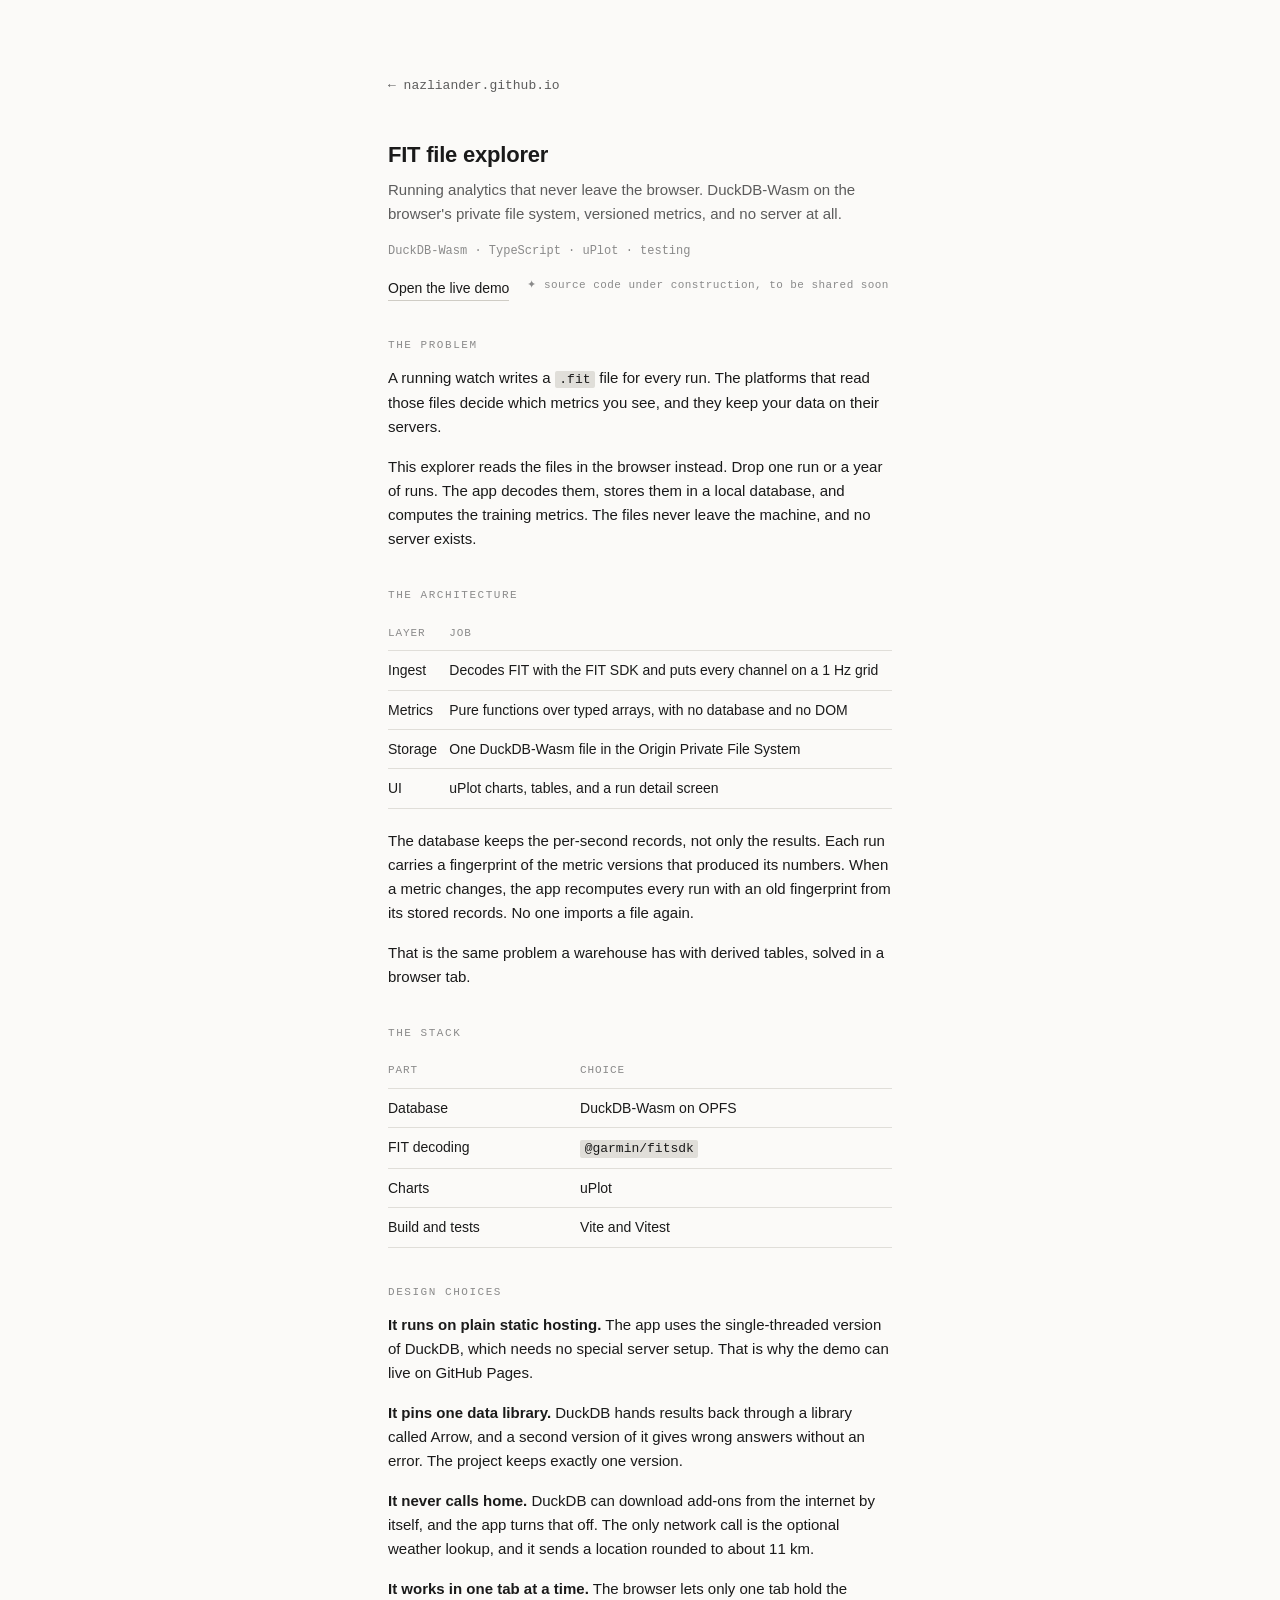
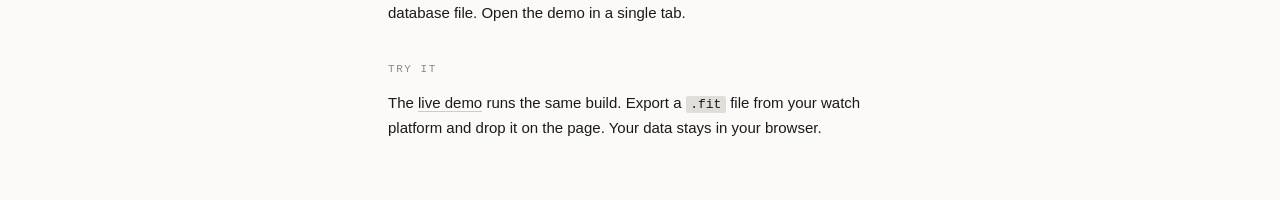
<file: work/fit-file-explorer/index.html>
<!DOCTYPE html><html lang="en" data-astro-cid-nkggbshs><head><meta charset="utf-8"><meta name="viewport" content="width=device-width, initial-scale=1"><title>FIT file explorer — Nazli Ander</title><meta name="description" content="Running analytics that never leave the browser. DuckDB-Wasm on the browser's private file system, versioned metrics, and no server at all."><link rel="canonical" href="https://nazliander.github.io/work/fit-file-explorer/"><meta property="og:type" content="article"><meta property="og:site_name" content="Nazli Ander"><meta property="og:title" content="FIT file explorer — Nazli Ander"><meta property="og:description" content="Running analytics that never leave the browser. DuckDB-Wasm on the browser's private file system, versioned metrics, and no server at all."><meta property="og:url" content="https://nazliander.github.io/work/fit-file-explorer/"><meta property="og:image" content="https://nazliander.github.io/og.png"><meta property="og:image:width" content="1200"><meta property="og:image:height" content="630"><meta property="og:image:alt" content="Nazli Ander, Data-intensive application developer and architect. I build data pipelines, warehouses and API endpoints, and the tests that keep them honest."><meta name="twitter:card" content="summary_large_image"><meta name="twitter:title" content="FIT file explorer — Nazli Ander"><meta name="twitter:description" content="Running analytics that never leave the browser. DuckDB-Wasm on the browser's private file system, versioned metrics, and no server at all."><meta name="twitter:image" content="https://nazliander.github.io/og.png"><script defer src="https://static.cloudflareinsights.com/beacon.min.js" data-cf-beacon="{&quot;token&quot;: &quot;77f7c34b2c5643a896c90a469e544296&quot;}"></script><link rel="icon" type="image/svg+xml" href="/favicon.svg"><link rel="stylesheet" href="/_astro/_..Ds9enbJn.css"><link rel="stylesheet" href="/_astro/global.DUYhZEvP.css"></head><body data-astro-cid-nkggbshs><main class="page" data-astro-cid-nkggbshs><a class="back" href="/" data-astro-cid-nkggbshs>← nazliander.github.io</a><h1 class="entry-title" data-astro-cid-nkggbshs>FIT file explorer</h1><p class="tagline" data-astro-cid-nkggbshs>Running analytics that never leave the browser. DuckDB-Wasm on the browser&#39;s private file system, versioned metrics, and no server at all.</p><p class="item-meta" data-astro-cid-nkggbshs>DuckDB-Wasm · TypeScript · uPlot · testing</p><nav class="entry-links" data-astro-cid-nkggbshs><a href="/fit-explorer/" data-astro-cid-nkggbshs>Open the live demo</a><span class="note" data-astro-cid-nkggbshs>✦ source code under construction, to be shared soon</span></nav><article class="prose" data-astro-cid-nkggbshs><h2 id="the-problem">The problem</h2>
<p>A running watch writes a <code>.fit</code> file for every run. The platforms that read those files decide which metrics you see, and they keep your data on their servers.</p>
<p>This explorer reads the files in the browser instead. Drop one run or a year of runs. The app decodes them, stores them in a local database, and computes the training metrics. The files never leave the machine, and no server exists.</p>
<h2 id="the-architecture">The architecture</h2>
<table>
<thead>
<tr>
<th>Layer</th>
<th>Job</th>
</tr>
</thead>
<tbody>
<tr>
<td>Ingest</td>
<td>Decodes FIT with the FIT SDK and puts every channel on a 1 Hz grid</td>
</tr>
<tr>
<td>Metrics</td>
<td>Pure functions over typed arrays, with no database and no DOM</td>
</tr>
<tr>
<td>Storage</td>
<td>One DuckDB-Wasm file in the Origin Private File System</td>
</tr>
<tr>
<td>UI</td>
<td>uPlot charts, tables, and a run detail screen</td>
</tr>
</tbody>
</table>
<p>The database keeps the per-second records, not only the results. Each run carries a fingerprint of the metric versions that produced its numbers. When a metric changes, the app recomputes every run with an old fingerprint from its stored records. No one imports a file again.</p>
<p>That is the same problem a warehouse has with derived tables, solved in a browser tab.</p>
<h2 id="the-stack">The stack</h2>
<table>
<thead>
<tr>
<th>Part</th>
<th>Choice</th>
</tr>
</thead>
<tbody>
<tr>
<td>Database</td>
<td>DuckDB-Wasm on OPFS</td>
</tr>
<tr>
<td>FIT decoding</td>
<td><code>@garmin/fitsdk</code></td>
</tr>
<tr>
<td>Charts</td>
<td>uPlot</td>
</tr>
<tr>
<td>Build and tests</td>
<td>Vite and Vitest</td>
</tr>
</tbody>
</table>
<h2 id="design-choices">Design choices</h2>
<p><strong>It runs on plain static hosting.</strong> The app uses the single-threaded version of DuckDB, which needs no special server setup. That is why the demo can live on GitHub Pages.</p>
<p><strong>It pins one data library.</strong> DuckDB hands results back through a library called Arrow, and a second version of it gives wrong answers without an error. The project keeps exactly one version.</p>
<p><strong>It never calls home.</strong> DuckDB can download add-ons from the internet by itself, and the app turns that off. The only network call is the optional weather lookup, and it sends a location rounded to about 11 km.</p>
<p><strong>It works in one tab at a time.</strong> The browser lets only one tab hold the database file. Open the demo in a single tab.</p>
<h2 id="try-it">Try it</h2>
<p>The <a href="/fit-explorer/">live demo</a> runs the same build. Export a <code>.fit</code> file from your watch platform and drop it on the page. Your data stays in your browser.</p>
</article></main></body></html>
</file>
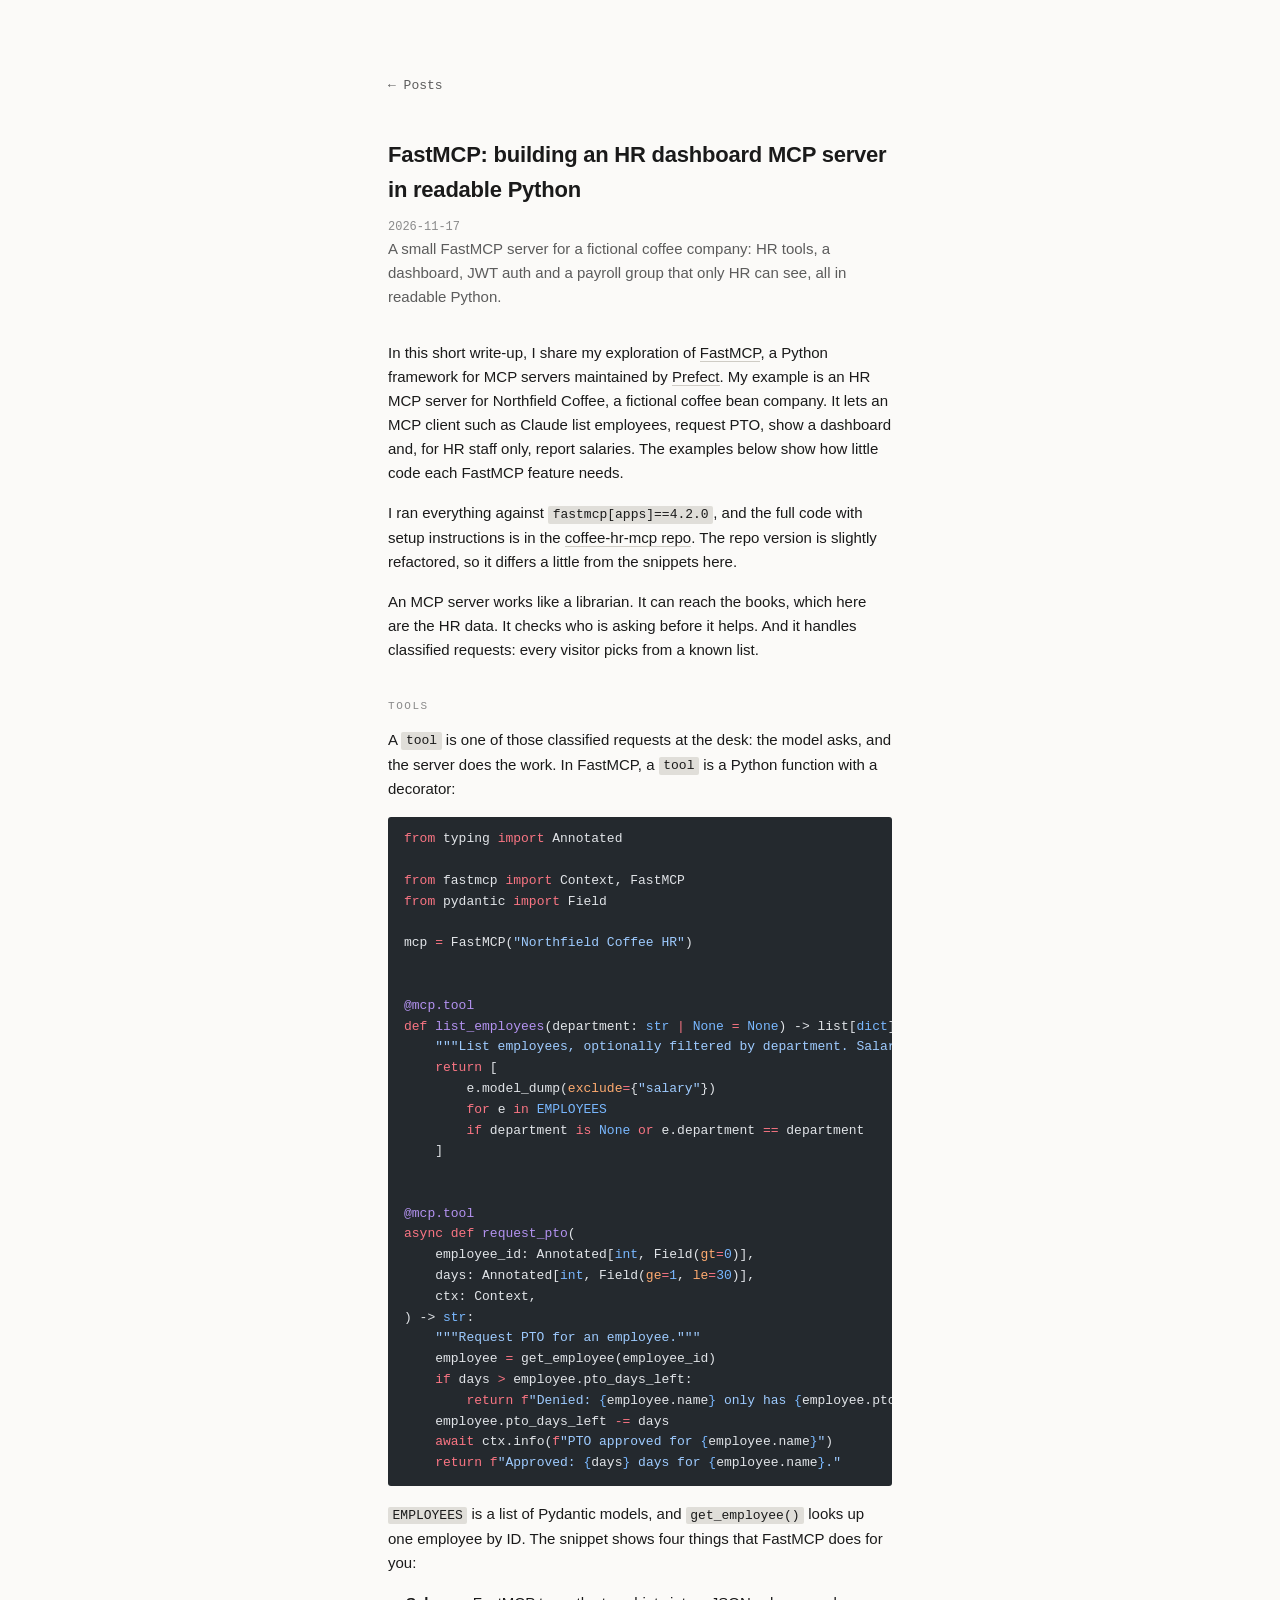
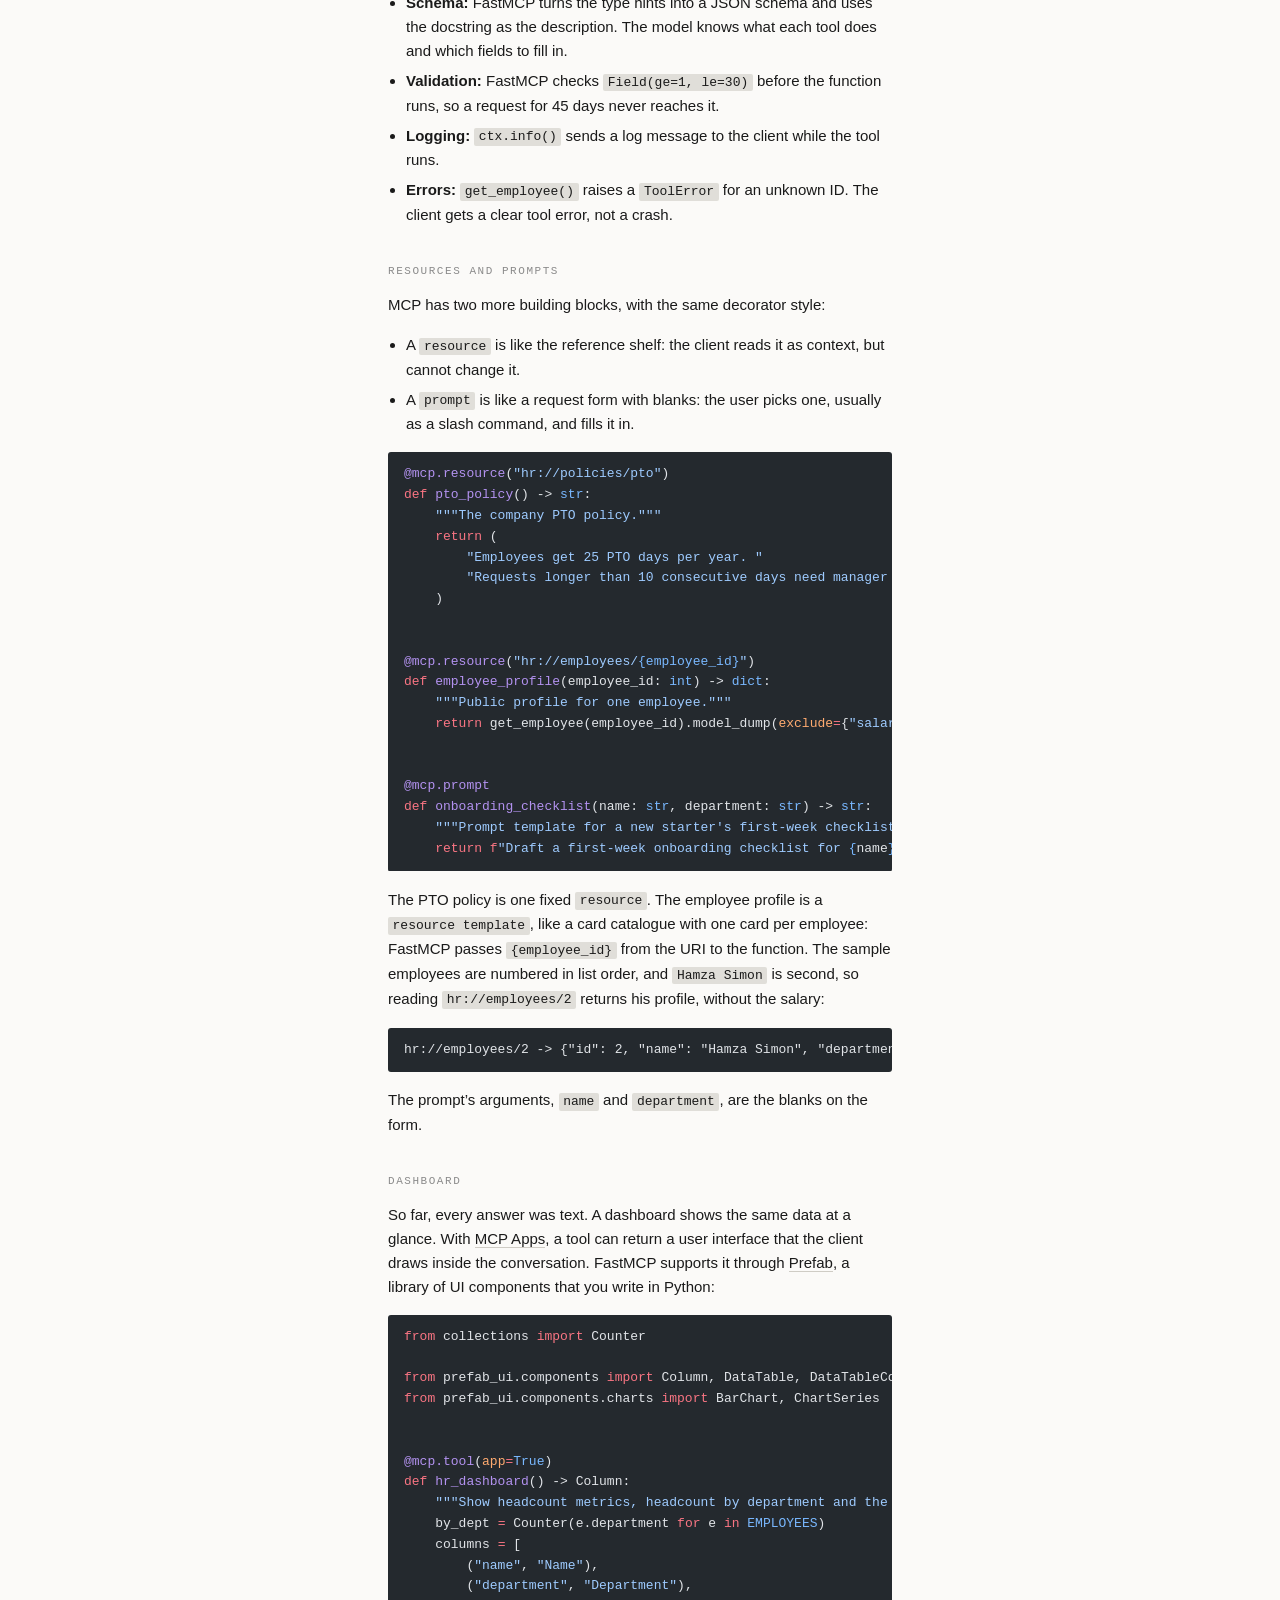
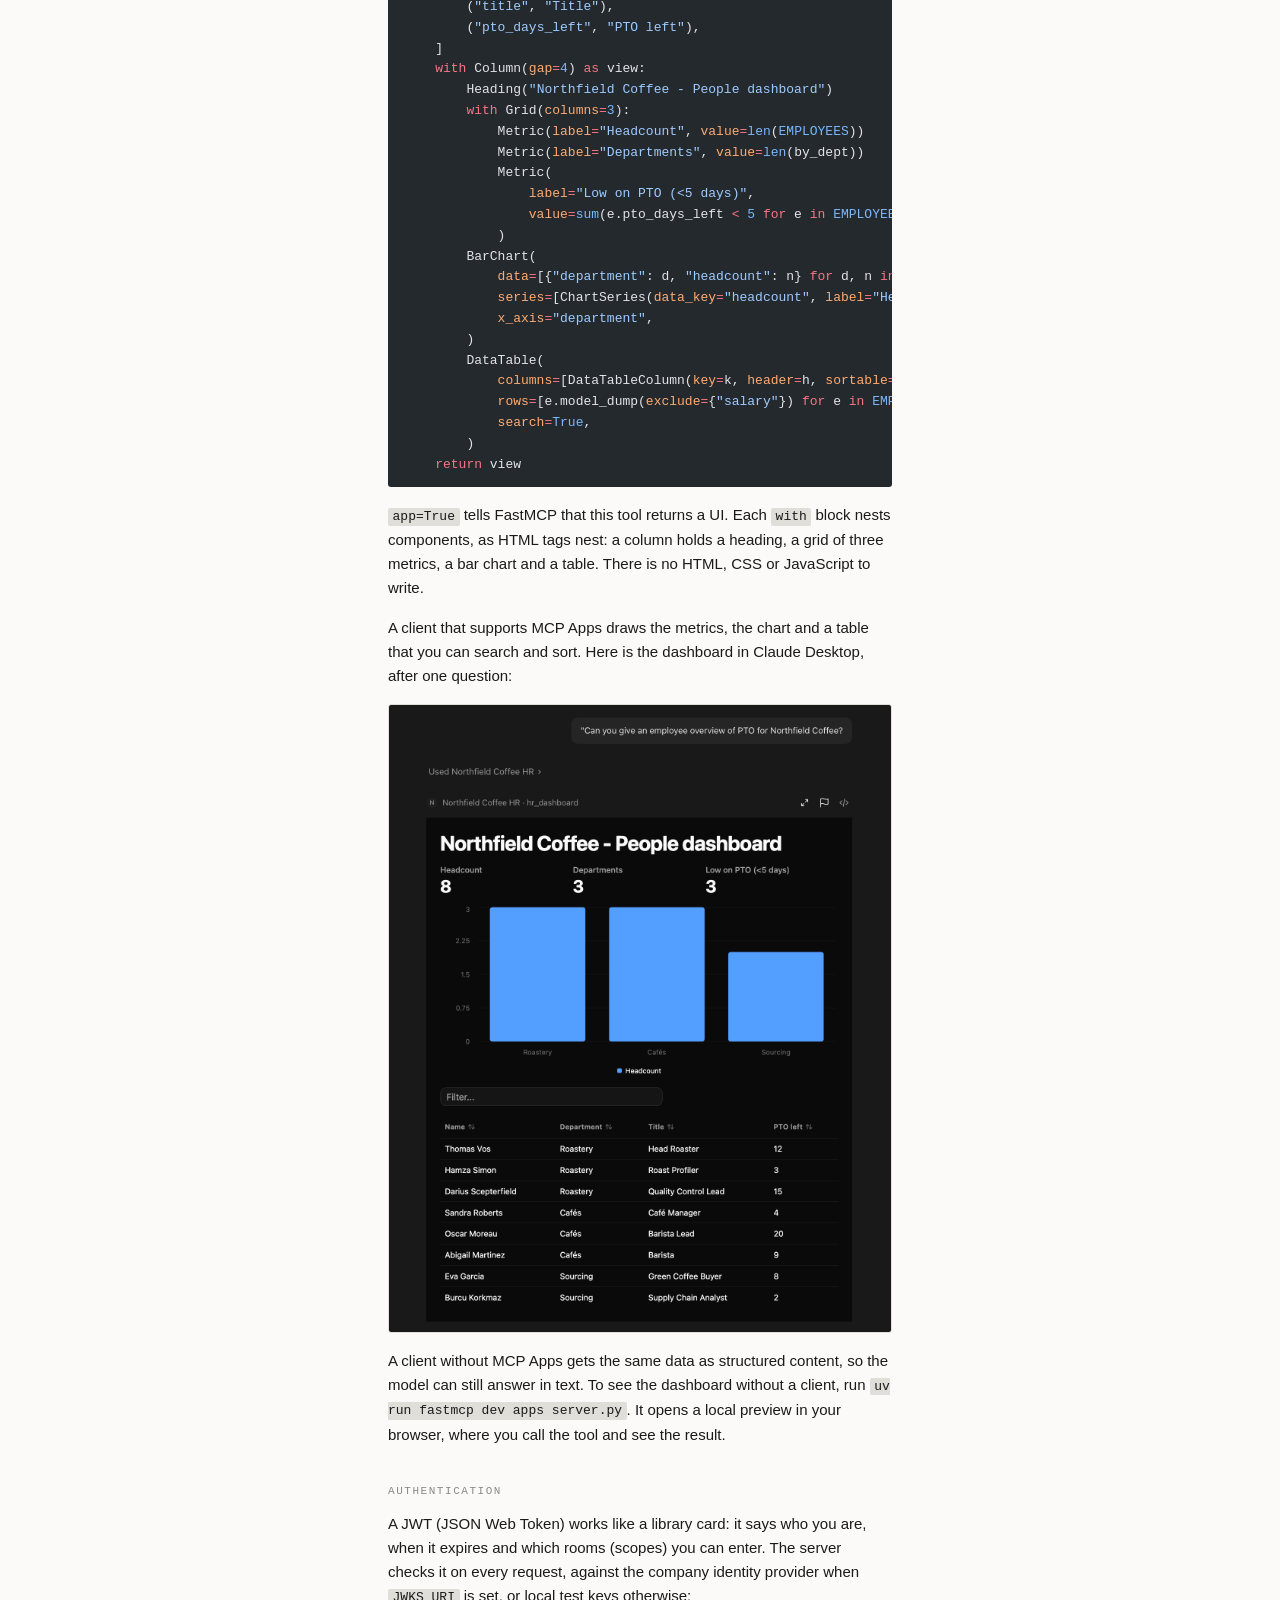
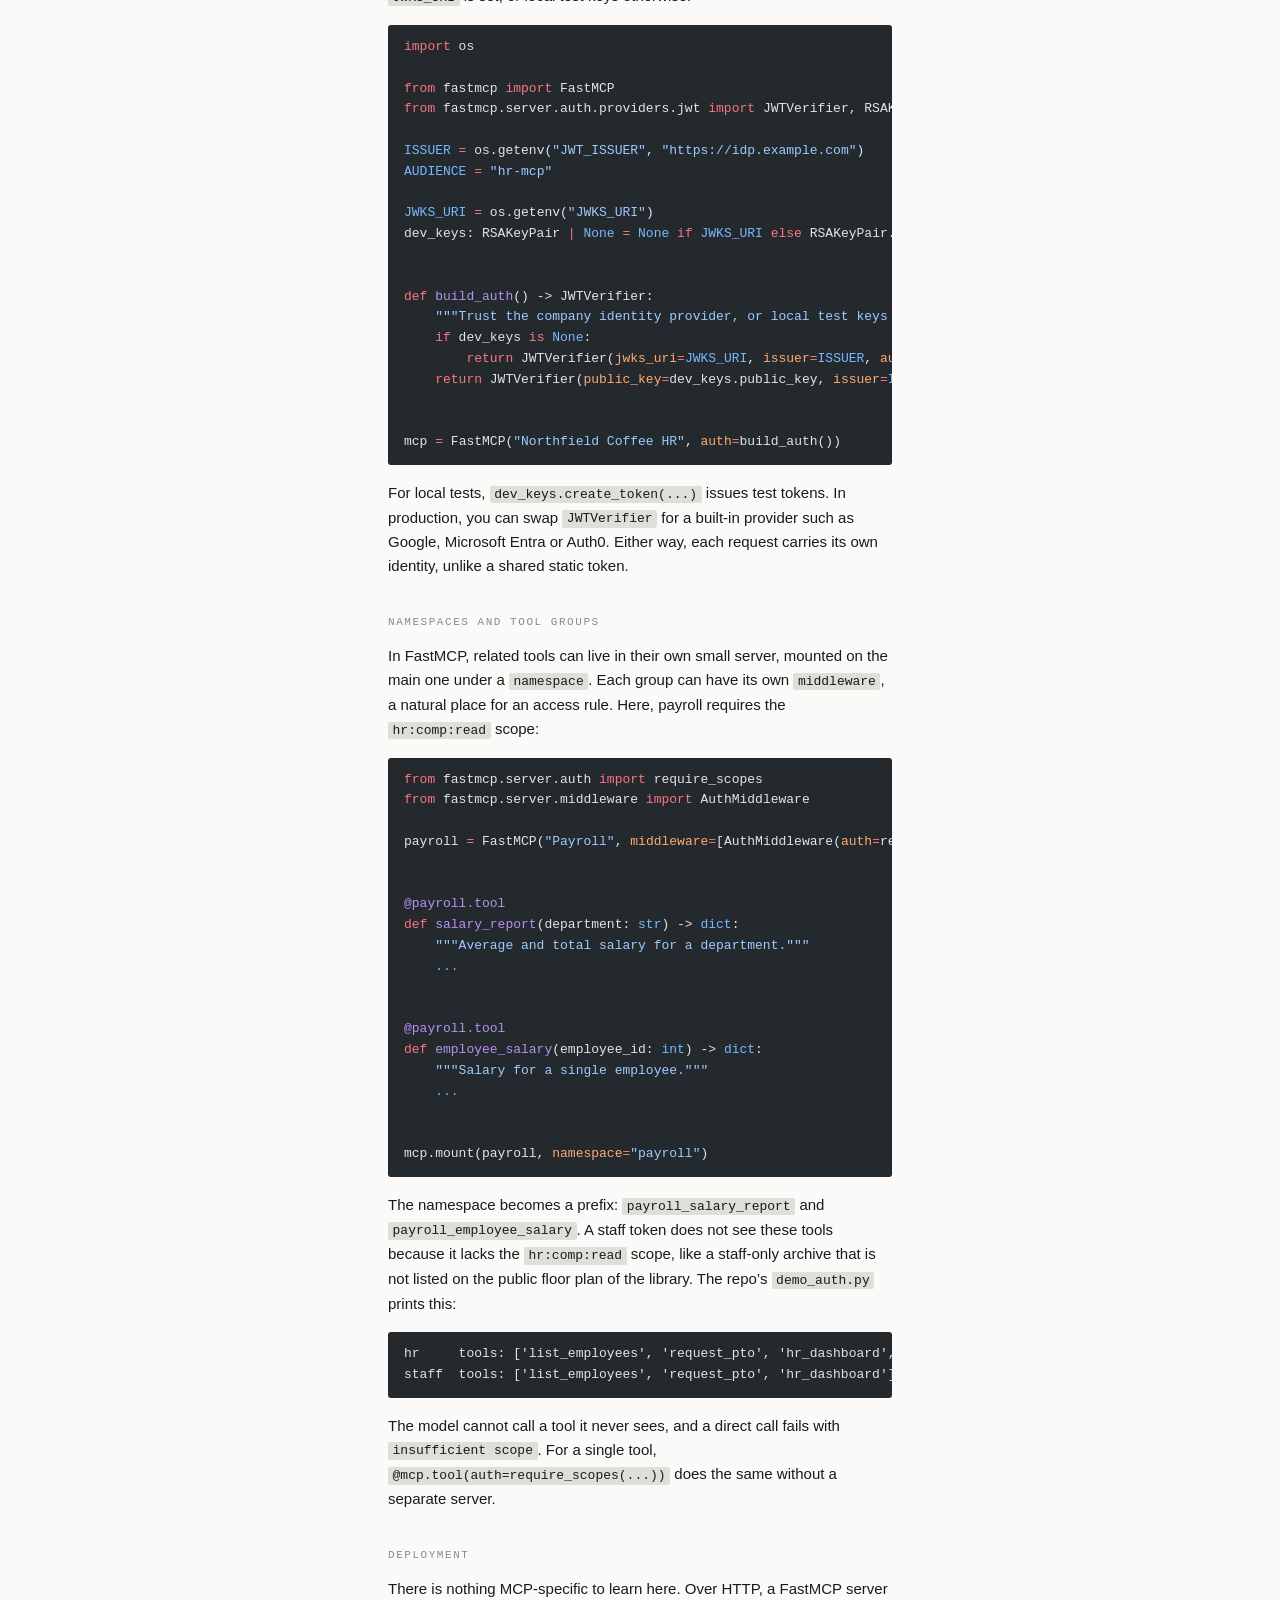
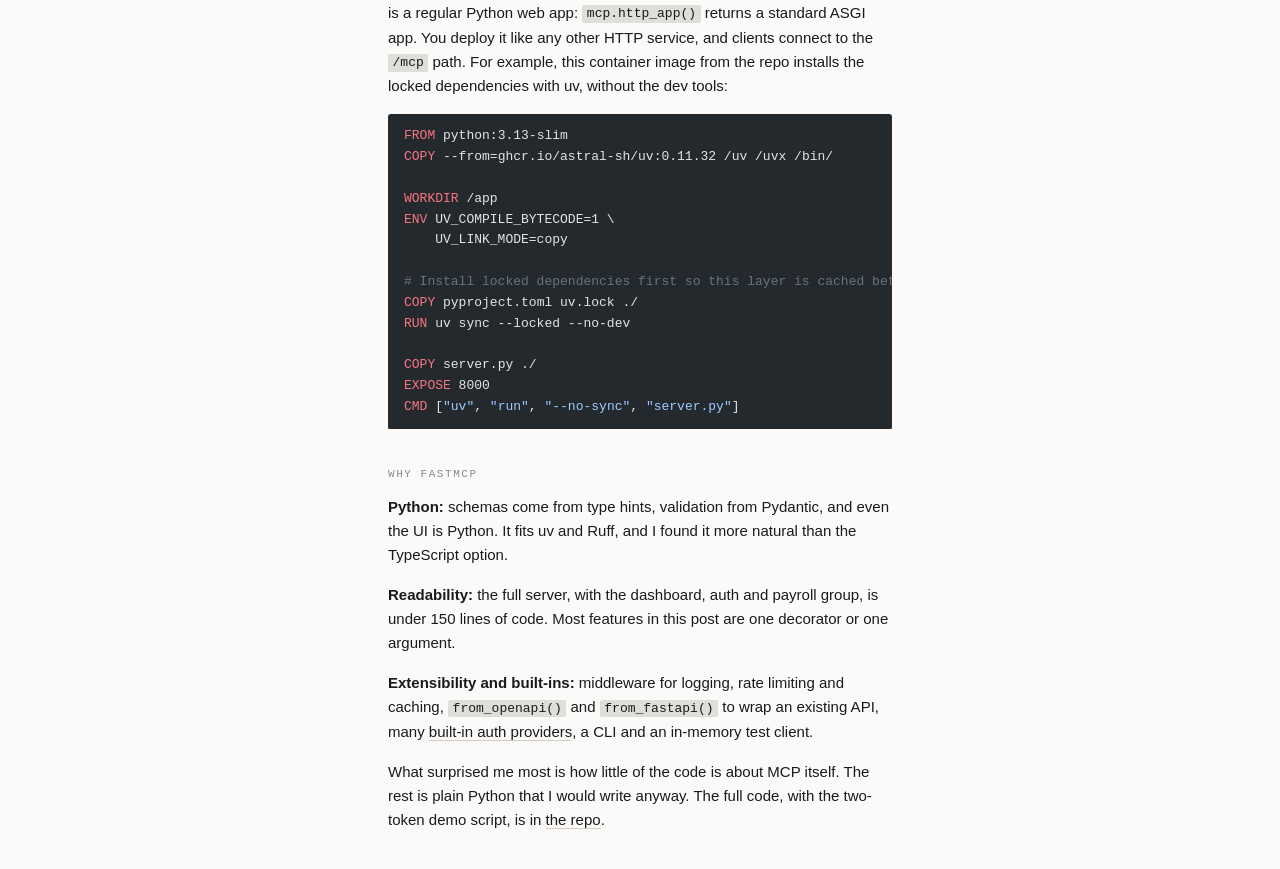
<file: writing/fastmcp-building-an-hr-dashboard-mcp-server-in-readable-python/index.html>
<!DOCTYPE html><html lang="en" data-astro-cid-s4ha2ih2><head><meta charset="utf-8"><meta name="viewport" content="width=device-width, initial-scale=1"><title>FastMCP: building an HR dashboard MCP server in readable Python — Nazli Ander</title><meta name="description" content="A small FastMCP server for a fictional coffee company: HR tools, a dashboard, JWT auth and a payroll group that only HR can see, all in readable Python."><link rel="canonical" href="https://nazliander.github.io/writing/fastmcp-building-an-hr-dashboard-mcp-server-in-readable-python/"><meta property="og:type" content="article"><meta property="og:site_name" content="Nazli Ander"><meta property="og:title" content="FastMCP: building an HR dashboard MCP server in readable Python — Nazli Ander"><meta property="og:description" content="A small FastMCP server for a fictional coffee company: HR tools, a dashboard, JWT auth and a payroll group that only HR can see, all in readable Python."><meta property="og:url" content="https://nazliander.github.io/writing/fastmcp-building-an-hr-dashboard-mcp-server-in-readable-python/"><meta property="og:image" content="https://nazliander.github.io/writing/fastmcp-hr/og.png"><meta property="og:image:width" content="1200"><meta property="og:image:height" content="630"><meta property="og:image:alt" content="A server icon wired to a bar chart, with the post title"><meta name="twitter:card" content="summary_large_image"><meta name="twitter:title" content="FastMCP: building an HR dashboard MCP server in readable Python — Nazli Ander"><meta name="twitter:description" content="A small FastMCP server for a fictional coffee company: HR tools, a dashboard, JWT auth and a payroll group that only HR can see, all in readable Python."><meta name="twitter:image" content="https://nazliander.github.io/writing/fastmcp-hr/og.png"><script defer src="https://static.cloudflareinsights.com/beacon.min.js" data-cf-beacon="{&quot;token&quot;: &quot;77f7c34b2c5643a896c90a469e544296&quot;}"></script><link rel="icon" type="image/svg+xml" href="/favicon.svg"><link rel="stylesheet" href="/_astro/global.DUYhZEvP.css"><style>.back[data-astro-cid-s4ha2ih2]{font-family:var(--mono);color:var(--fg-dim);border:0;margin-bottom:2.5rem;font-size:.8125rem;display:inline-block}.back[data-astro-cid-s4ha2ih2]:hover{color:var(--fg)}.entry-title[data-astro-cid-s4ha2ih2]{letter-spacing:-.01em;margin:0 0 .375rem;font-size:1.375rem;font-weight:600}.prose[data-astro-cid-s4ha2ih2]{margin-top:2rem}.prose[data-astro-cid-s4ha2ih2] h2{font-family:var(--mono);letter-spacing:.14em;text-transform:uppercase;color:var(--fg-faint);margin:2.25rem 0 .75rem;font-size:.6875rem;font-weight:500}.prose[data-astro-cid-s4ha2ih2] p{margin:0 0 1rem}.prose[data-astro-cid-s4ha2ih2] ul{margin:0 0 1rem;padding-left:1.125rem}.prose[data-astro-cid-s4ha2ih2] li{margin-bottom:.375rem}.prose[data-astro-cid-s4ha2ih2] code{font-family:var(--mono);background:var(--hairline);border-radius:2px;padding:.1em .35em;font-size:.8125rem}.prose[data-astro-cid-s4ha2ih2] img{border:1px solid var(--hairline);border-radius:3px;max-width:100%;height:auto;margin:0 0 1rem;display:block}.prose[data-astro-cid-s4ha2ih2] img.mascot{image-rendering:pixelated;border:0}.prose[data-astro-cid-s4ha2ih2] pre{border-radius:3px;margin:0 0 1rem;padding:.75rem 1rem;font-size:.8125rem;overflow-x:auto}.prose[data-astro-cid-s4ha2ih2] pre code{background:0 0;padding:0}.prose[data-astro-cid-s4ha2ih2] blockquote{border-left:2px solid var(--hairline-strong);color:var(--fg-dim);margin:0 0 1rem;padding-left:1rem}
</style></head><body data-astro-cid-s4ha2ih2><main class="page" data-astro-cid-s4ha2ih2><a class="back" href="/writing/" data-astro-cid-s4ha2ih2>← Posts</a><h1 class="entry-title" data-astro-cid-s4ha2ih2>FastMCP: building an HR dashboard MCP server in readable Python</h1><time class="date" datetime="2026-11-17" data-astro-cid-s4ha2ih2>2026-11-17</time><p class="tagline" data-astro-cid-s4ha2ih2>A small FastMCP server for a fictional coffee company: HR tools, a dashboard, JWT auth and a payroll group that only HR can see, all in readable Python.</p><article class="prose" data-astro-cid-s4ha2ih2><p>In this short write-up, I share my exploration of <a href="https://github.com/PrefectHQ/fastmcp">FastMCP</a>, a Python framework for MCP servers maintained by <a href="https://www.prefect.io/">Prefect</a>. My example is an HR MCP server for Northfield Coffee, a fictional coffee bean company. It lets an MCP client such as Claude list employees, request PTO, show a dashboard and, for HR staff only, report salaries. The examples below show how little code each FastMCP feature needs.</p>
<p>I ran everything against <code>fastmcp[apps]==4.2.0</code>, and the full code with setup instructions is in the <a href="https://github.com/nazliander/coffee-hr-mcp">coffee-hr-mcp repo</a>. The repo version is slightly refactored, so it differs a little from the snippets here.</p>
<p>An MCP server works like a librarian. It can reach the books, which here are the HR data. It checks who is asking before it helps. And it handles classified requests: every visitor picks from a known list.</p>
<h2 id="tools">Tools</h2>
<p>A <code>tool</code> is one of those classified requests at the desk: the model asks, and the server does the work. In FastMCP, a <code>tool</code> is a Python function with a decorator:</p>
<pre class="astro-code github-dark" style="background-color:#24292e;color:#e1e4e8; overflow-x: auto;" tabindex="0" data-language="python"><code><span class="line"><span style="color:#F97583">from</span><span style="color:#E1E4E8"> typing </span><span style="color:#F97583">import</span><span style="color:#E1E4E8"> Annotated</span></span>
<span class="line"></span>
<span class="line"><span style="color:#F97583">from</span><span style="color:#E1E4E8"> fastmcp </span><span style="color:#F97583">import</span><span style="color:#E1E4E8"> Context, FastMCP</span></span>
<span class="line"><span style="color:#F97583">from</span><span style="color:#E1E4E8"> pydantic </span><span style="color:#F97583">import</span><span style="color:#E1E4E8"> Field</span></span>
<span class="line"></span>
<span class="line"><span style="color:#E1E4E8">mcp </span><span style="color:#F97583">=</span><span style="color:#E1E4E8"> FastMCP(</span><span style="color:#9ECBFF">"Northfield Coffee HR"</span><span style="color:#E1E4E8">)</span></span>
<span class="line"></span>
<span class="line"></span>
<span class="line"><span style="color:#B392F0">@mcp.tool</span></span>
<span class="line"><span style="color:#F97583">def</span><span style="color:#B392F0"> list_employees</span><span style="color:#E1E4E8">(department: </span><span style="color:#79B8FF">str</span><span style="color:#F97583"> |</span><span style="color:#79B8FF"> None</span><span style="color:#F97583"> =</span><span style="color:#79B8FF"> None</span><span style="color:#E1E4E8">) -&gt; list[</span><span style="color:#79B8FF">dict</span><span style="color:#E1E4E8">]:</span></span>
<span class="line"><span style="color:#9ECBFF">    """List employees, optionally filtered by department. Salaries are omitted."""</span></span>
<span class="line"><span style="color:#F97583">    return</span><span style="color:#E1E4E8"> [</span></span>
<span class="line"><span style="color:#E1E4E8">        e.model_dump(</span><span style="color:#FFAB70">exclude</span><span style="color:#F97583">=</span><span style="color:#E1E4E8">{</span><span style="color:#9ECBFF">"salary"</span><span style="color:#E1E4E8">})</span></span>
<span class="line"><span style="color:#F97583">        for</span><span style="color:#E1E4E8"> e </span><span style="color:#F97583">in</span><span style="color:#79B8FF"> EMPLOYEES</span></span>
<span class="line"><span style="color:#F97583">        if</span><span style="color:#E1E4E8"> department </span><span style="color:#F97583">is</span><span style="color:#79B8FF"> None</span><span style="color:#F97583"> or</span><span style="color:#E1E4E8"> e.department </span><span style="color:#F97583">==</span><span style="color:#E1E4E8"> department</span></span>
<span class="line"><span style="color:#E1E4E8">    ]</span></span>
<span class="line"></span>
<span class="line"></span>
<span class="line"><span style="color:#B392F0">@mcp.tool</span></span>
<span class="line"><span style="color:#F97583">async</span><span style="color:#F97583"> def</span><span style="color:#B392F0"> request_pto</span><span style="color:#E1E4E8">(</span></span>
<span class="line"><span style="color:#E1E4E8">    employee_id: Annotated[</span><span style="color:#79B8FF">int</span><span style="color:#E1E4E8">, Field(</span><span style="color:#FFAB70">gt</span><span style="color:#F97583">=</span><span style="color:#79B8FF">0</span><span style="color:#E1E4E8">)],</span></span>
<span class="line"><span style="color:#E1E4E8">    days: Annotated[</span><span style="color:#79B8FF">int</span><span style="color:#E1E4E8">, Field(</span><span style="color:#FFAB70">ge</span><span style="color:#F97583">=</span><span style="color:#79B8FF">1</span><span style="color:#E1E4E8">, </span><span style="color:#FFAB70">le</span><span style="color:#F97583">=</span><span style="color:#79B8FF">30</span><span style="color:#E1E4E8">)],</span></span>
<span class="line"><span style="color:#E1E4E8">    ctx: Context,</span></span>
<span class="line"><span style="color:#E1E4E8">) -&gt; </span><span style="color:#79B8FF">str</span><span style="color:#E1E4E8">:</span></span>
<span class="line"><span style="color:#9ECBFF">    """Request PTO for an employee."""</span></span>
<span class="line"><span style="color:#E1E4E8">    employee </span><span style="color:#F97583">=</span><span style="color:#E1E4E8"> get_employee(employee_id)</span></span>
<span class="line"><span style="color:#F97583">    if</span><span style="color:#E1E4E8"> days </span><span style="color:#F97583">&gt;</span><span style="color:#E1E4E8"> employee.pto_days_left:</span></span>
<span class="line"><span style="color:#F97583">        return</span><span style="color:#F97583"> f</span><span style="color:#9ECBFF">"Denied: </span><span style="color:#79B8FF">{</span><span style="color:#E1E4E8">employee.name</span><span style="color:#79B8FF">}</span><span style="color:#9ECBFF"> only has </span><span style="color:#79B8FF">{</span><span style="color:#E1E4E8">employee.pto_days_left</span><span style="color:#79B8FF">}</span><span style="color:#9ECBFF"> days left."</span></span>
<span class="line"><span style="color:#E1E4E8">    employee.pto_days_left </span><span style="color:#F97583">-=</span><span style="color:#E1E4E8"> days</span></span>
<span class="line"><span style="color:#F97583">    await</span><span style="color:#E1E4E8"> ctx.info(</span><span style="color:#F97583">f</span><span style="color:#9ECBFF">"PTO approved for </span><span style="color:#79B8FF">{</span><span style="color:#E1E4E8">employee.name</span><span style="color:#79B8FF">}</span><span style="color:#9ECBFF">"</span><span style="color:#E1E4E8">)</span></span>
<span class="line"><span style="color:#F97583">    return</span><span style="color:#F97583"> f</span><span style="color:#9ECBFF">"Approved: </span><span style="color:#79B8FF">{</span><span style="color:#E1E4E8">days</span><span style="color:#79B8FF">}</span><span style="color:#9ECBFF"> days for </span><span style="color:#79B8FF">{</span><span style="color:#E1E4E8">employee.name</span><span style="color:#79B8FF">}</span><span style="color:#9ECBFF">."</span></span></code></pre>
<p><code>EMPLOYEES</code> is a list of Pydantic models, and <code>get_employee()</code> looks up one employee by ID. The snippet shows four things that FastMCP does for you:</p>
<ul>
<li><strong>Schema:</strong> FastMCP turns the type hints into a JSON schema and uses the docstring as the description. The model knows what each tool does and which fields to fill in.</li>
<li><strong>Validation:</strong> FastMCP checks <code>Field(ge=1, le=30)</code> before the function runs, so a request for 45 days never reaches it.</li>
<li><strong>Logging:</strong> <code>ctx.info()</code> sends a log message to the client while the tool runs.</li>
<li><strong>Errors:</strong> <code>get_employee()</code> raises a <code>ToolError</code> for an unknown ID. The client gets a clear tool error, not a crash.</li>
</ul>
<h2 id="resources-and-prompts">Resources and prompts</h2>
<p>MCP has two more building blocks, with the same decorator style:</p>
<ul>
<li>A <code>resource</code> is like the reference shelf: the client reads it as context, but cannot change it.</li>
<li>A <code>prompt</code> is like a request form with blanks: the user picks one, usually as a slash command, and fills it in.</li>
</ul>
<pre class="astro-code github-dark" style="background-color:#24292e;color:#e1e4e8; overflow-x: auto;" tabindex="0" data-language="python"><code><span class="line"><span style="color:#B392F0">@mcp.resource</span><span style="color:#E1E4E8">(</span><span style="color:#9ECBFF">"hr://policies/pto"</span><span style="color:#E1E4E8">)</span></span>
<span class="line"><span style="color:#F97583">def</span><span style="color:#B392F0"> pto_policy</span><span style="color:#E1E4E8">() -&gt; </span><span style="color:#79B8FF">str</span><span style="color:#E1E4E8">:</span></span>
<span class="line"><span style="color:#9ECBFF">    """The company PTO policy."""</span></span>
<span class="line"><span style="color:#F97583">    return</span><span style="color:#E1E4E8"> (</span></span>
<span class="line"><span style="color:#9ECBFF">        "Employees get 25 PTO days per year. "</span></span>
<span class="line"><span style="color:#9ECBFF">        "Requests longer than 10 consecutive days need manager approval."</span></span>
<span class="line"><span style="color:#E1E4E8">    )</span></span>
<span class="line"></span>
<span class="line"></span>
<span class="line"><span style="color:#B392F0">@mcp.resource</span><span style="color:#E1E4E8">(</span><span style="color:#9ECBFF">"hr://employees/</span><span style="color:#79B8FF">{employee_id}</span><span style="color:#9ECBFF">"</span><span style="color:#E1E4E8">)</span></span>
<span class="line"><span style="color:#F97583">def</span><span style="color:#B392F0"> employee_profile</span><span style="color:#E1E4E8">(employee_id: </span><span style="color:#79B8FF">int</span><span style="color:#E1E4E8">) -&gt; </span><span style="color:#79B8FF">dict</span><span style="color:#E1E4E8">:</span></span>
<span class="line"><span style="color:#9ECBFF">    """Public profile for one employee."""</span></span>
<span class="line"><span style="color:#F97583">    return</span><span style="color:#E1E4E8"> get_employee(employee_id).model_dump(</span><span style="color:#FFAB70">exclude</span><span style="color:#F97583">=</span><span style="color:#E1E4E8">{</span><span style="color:#9ECBFF">"salary"</span><span style="color:#E1E4E8">})</span></span>
<span class="line"></span>
<span class="line"></span>
<span class="line"><span style="color:#B392F0">@mcp.prompt</span></span>
<span class="line"><span style="color:#F97583">def</span><span style="color:#B392F0"> onboarding_checklist</span><span style="color:#E1E4E8">(name: </span><span style="color:#79B8FF">str</span><span style="color:#E1E4E8">, department: </span><span style="color:#79B8FF">str</span><span style="color:#E1E4E8">) -&gt; </span><span style="color:#79B8FF">str</span><span style="color:#E1E4E8">:</span></span>
<span class="line"><span style="color:#9ECBFF">    """Prompt template for a new starter's first-week checklist."""</span></span>
<span class="line"><span style="color:#F97583">    return</span><span style="color:#F97583"> f</span><span style="color:#9ECBFF">"Draft a first-week onboarding checklist for </span><span style="color:#79B8FF">{</span><span style="color:#E1E4E8">name</span><span style="color:#79B8FF">}</span><span style="color:#9ECBFF">, joining </span><span style="color:#79B8FF">{</span><span style="color:#E1E4E8">department</span><span style="color:#79B8FF">}</span><span style="color:#9ECBFF">."</span></span></code></pre>
<p>The PTO policy is one fixed <code>resource</code>. The employee profile is a <code>resource template</code>, like a card catalogue with one card per employee: FastMCP passes <code>{employee_id}</code> from the URI to the function. The sample employees are numbered in list order, and <code>Hamza Simon</code> is second, so reading <code>hr://employees/2</code> returns his profile, without the salary:</p>
<pre class="astro-code github-dark" style="background-color:#24292e;color:#e1e4e8; overflow-x: auto;" tabindex="0" data-language="text"><code><span class="line"><span>hr://employees/2 -&gt; {"id": 2, "name": "Hamza Simon", "department": "Roastery", "title": "Roast Profiler", "pto_days_left": 3}</span></span></code></pre>
<p>The prompt’s arguments, <code>name</code> and <code>department</code>, are the blanks on the form.</p>
<h2 id="dashboard">Dashboard</h2>
<p>So far, every answer was text. A dashboard shows the same data at a glance. With <a href="https://modelcontextprotocol.io/docs/extensions/apps">MCP Apps</a>, a tool can return a user interface that the client draws inside the conversation. FastMCP supports it through <a href="https://prefab.prefect.io">Prefab</a>, a library of UI components that you write in Python:</p>
<pre class="astro-code github-dark" style="background-color:#24292e;color:#e1e4e8; overflow-x: auto;" tabindex="0" data-language="python"><code><span class="line"><span style="color:#F97583">from</span><span style="color:#E1E4E8"> collections </span><span style="color:#F97583">import</span><span style="color:#E1E4E8"> Counter</span></span>
<span class="line"></span>
<span class="line"><span style="color:#F97583">from</span><span style="color:#E1E4E8"> prefab_ui.components </span><span style="color:#F97583">import</span><span style="color:#E1E4E8"> Column, DataTable, DataTableColumn, Grid, Heading, Metric</span></span>
<span class="line"><span style="color:#F97583">from</span><span style="color:#E1E4E8"> prefab_ui.components.charts </span><span style="color:#F97583">import</span><span style="color:#E1E4E8"> BarChart, ChartSeries</span></span>
<span class="line"></span>
<span class="line"></span>
<span class="line"><span style="color:#B392F0">@mcp.tool</span><span style="color:#E1E4E8">(</span><span style="color:#FFAB70">app</span><span style="color:#F97583">=</span><span style="color:#79B8FF">True</span><span style="color:#E1E4E8">)</span></span>
<span class="line"><span style="color:#F97583">def</span><span style="color:#B392F0"> hr_dashboard</span><span style="color:#E1E4E8">() -&gt; Column:</span></span>
<span class="line"><span style="color:#9ECBFF">    """Show headcount metrics, headcount by department and the staff directory."""</span></span>
<span class="line"><span style="color:#E1E4E8">    by_dept </span><span style="color:#F97583">=</span><span style="color:#E1E4E8"> Counter(e.department </span><span style="color:#F97583">for</span><span style="color:#E1E4E8"> e </span><span style="color:#F97583">in</span><span style="color:#79B8FF"> EMPLOYEES</span><span style="color:#E1E4E8">)</span></span>
<span class="line"><span style="color:#E1E4E8">    columns </span><span style="color:#F97583">=</span><span style="color:#E1E4E8"> [</span></span>
<span class="line"><span style="color:#E1E4E8">        (</span><span style="color:#9ECBFF">"name"</span><span style="color:#E1E4E8">, </span><span style="color:#9ECBFF">"Name"</span><span style="color:#E1E4E8">),</span></span>
<span class="line"><span style="color:#E1E4E8">        (</span><span style="color:#9ECBFF">"department"</span><span style="color:#E1E4E8">, </span><span style="color:#9ECBFF">"Department"</span><span style="color:#E1E4E8">),</span></span>
<span class="line"><span style="color:#E1E4E8">        (</span><span style="color:#9ECBFF">"title"</span><span style="color:#E1E4E8">, </span><span style="color:#9ECBFF">"Title"</span><span style="color:#E1E4E8">),</span></span>
<span class="line"><span style="color:#E1E4E8">        (</span><span style="color:#9ECBFF">"pto_days_left"</span><span style="color:#E1E4E8">, </span><span style="color:#9ECBFF">"PTO left"</span><span style="color:#E1E4E8">),</span></span>
<span class="line"><span style="color:#E1E4E8">    ]</span></span>
<span class="line"><span style="color:#F97583">    with</span><span style="color:#E1E4E8"> Column(</span><span style="color:#FFAB70">gap</span><span style="color:#F97583">=</span><span style="color:#79B8FF">4</span><span style="color:#E1E4E8">) </span><span style="color:#F97583">as</span><span style="color:#E1E4E8"> view:</span></span>
<span class="line"><span style="color:#E1E4E8">        Heading(</span><span style="color:#9ECBFF">"Northfield Coffee - People dashboard"</span><span style="color:#E1E4E8">)</span></span>
<span class="line"><span style="color:#F97583">        with</span><span style="color:#E1E4E8"> Grid(</span><span style="color:#FFAB70">columns</span><span style="color:#F97583">=</span><span style="color:#79B8FF">3</span><span style="color:#E1E4E8">):</span></span>
<span class="line"><span style="color:#E1E4E8">            Metric(</span><span style="color:#FFAB70">label</span><span style="color:#F97583">=</span><span style="color:#9ECBFF">"Headcount"</span><span style="color:#E1E4E8">, </span><span style="color:#FFAB70">value</span><span style="color:#F97583">=</span><span style="color:#79B8FF">len</span><span style="color:#E1E4E8">(</span><span style="color:#79B8FF">EMPLOYEES</span><span style="color:#E1E4E8">))</span></span>
<span class="line"><span style="color:#E1E4E8">            Metric(</span><span style="color:#FFAB70">label</span><span style="color:#F97583">=</span><span style="color:#9ECBFF">"Departments"</span><span style="color:#E1E4E8">, </span><span style="color:#FFAB70">value</span><span style="color:#F97583">=</span><span style="color:#79B8FF">len</span><span style="color:#E1E4E8">(by_dept))</span></span>
<span class="line"><span style="color:#E1E4E8">            Metric(</span></span>
<span class="line"><span style="color:#FFAB70">                label</span><span style="color:#F97583">=</span><span style="color:#9ECBFF">"Low on PTO (&lt;5 days)"</span><span style="color:#E1E4E8">,</span></span>
<span class="line"><span style="color:#FFAB70">                value</span><span style="color:#F97583">=</span><span style="color:#79B8FF">sum</span><span style="color:#E1E4E8">(e.pto_days_left </span><span style="color:#F97583">&lt;</span><span style="color:#79B8FF"> 5</span><span style="color:#F97583"> for</span><span style="color:#E1E4E8"> e </span><span style="color:#F97583">in</span><span style="color:#79B8FF"> EMPLOYEES</span><span style="color:#E1E4E8">),</span></span>
<span class="line"><span style="color:#E1E4E8">            )</span></span>
<span class="line"><span style="color:#E1E4E8">        BarChart(</span></span>
<span class="line"><span style="color:#FFAB70">            data</span><span style="color:#F97583">=</span><span style="color:#E1E4E8">[{</span><span style="color:#9ECBFF">"department"</span><span style="color:#E1E4E8">: d, </span><span style="color:#9ECBFF">"headcount"</span><span style="color:#E1E4E8">: n} </span><span style="color:#F97583">for</span><span style="color:#E1E4E8"> d, n </span><span style="color:#F97583">in</span><span style="color:#E1E4E8"> by_dept.items()],</span></span>
<span class="line"><span style="color:#FFAB70">            series</span><span style="color:#F97583">=</span><span style="color:#E1E4E8">[ChartSeries(</span><span style="color:#FFAB70">data_key</span><span style="color:#F97583">=</span><span style="color:#9ECBFF">"headcount"</span><span style="color:#E1E4E8">, </span><span style="color:#FFAB70">label</span><span style="color:#F97583">=</span><span style="color:#9ECBFF">"Headcount"</span><span style="color:#E1E4E8">)],</span></span>
<span class="line"><span style="color:#FFAB70">            x_axis</span><span style="color:#F97583">=</span><span style="color:#9ECBFF">"department"</span><span style="color:#E1E4E8">,</span></span>
<span class="line"><span style="color:#E1E4E8">        )</span></span>
<span class="line"><span style="color:#E1E4E8">        DataTable(</span></span>
<span class="line"><span style="color:#FFAB70">            columns</span><span style="color:#F97583">=</span><span style="color:#E1E4E8">[DataTableColumn(</span><span style="color:#FFAB70">key</span><span style="color:#F97583">=</span><span style="color:#E1E4E8">k, </span><span style="color:#FFAB70">header</span><span style="color:#F97583">=</span><span style="color:#E1E4E8">h, </span><span style="color:#FFAB70">sortable</span><span style="color:#F97583">=</span><span style="color:#79B8FF">True</span><span style="color:#E1E4E8">) </span><span style="color:#F97583">for</span><span style="color:#E1E4E8"> k, h </span><span style="color:#F97583">in</span><span style="color:#E1E4E8"> columns],</span></span>
<span class="line"><span style="color:#FFAB70">            rows</span><span style="color:#F97583">=</span><span style="color:#E1E4E8">[e.model_dump(</span><span style="color:#FFAB70">exclude</span><span style="color:#F97583">=</span><span style="color:#E1E4E8">{</span><span style="color:#9ECBFF">"salary"</span><span style="color:#E1E4E8">}) </span><span style="color:#F97583">for</span><span style="color:#E1E4E8"> e </span><span style="color:#F97583">in</span><span style="color:#79B8FF"> EMPLOYEES</span><span style="color:#E1E4E8">],</span></span>
<span class="line"><span style="color:#FFAB70">            search</span><span style="color:#F97583">=</span><span style="color:#79B8FF">True</span><span style="color:#E1E4E8">,</span></span>
<span class="line"><span style="color:#E1E4E8">        )</span></span>
<span class="line"><span style="color:#F97583">    return</span><span style="color:#E1E4E8"> view</span></span></code></pre>
<p><code>app=True</code> tells FastMCP that this tool returns a UI. Each <code>with</code> block nests components, as HTML tags nest: a column holds a heading, a grid of three metrics, a bar chart and a table. There is no HTML, CSS or JavaScript to write.</p>
<p>A client that supports MCP Apps draws the metrics, the chart and a table that you can search and sort. Here is the dashboard in Claude Desktop, after one question:</p>
<p><img src="/writing/fastmcp-hr/dashboard-claude.png" alt="Claude Desktop draws the hr_dashboard tool: headcount metrics, a bar chart by department and a staff table"></p>
<p>A client without MCP Apps gets the same data as structured content, so the model can still answer in text. To see the dashboard without a client, run <code>uv run fastmcp dev apps server.py</code>. It opens a local preview in your browser, where you call the tool and see the result.</p>
<h2 id="authentication">Authentication</h2>
<p>A JWT (JSON Web Token) works like a library card: it says who you are, when it expires and which rooms (scopes) you can enter. The server checks it on every request, against the company identity provider when <code>JWKS_URI</code> is set, or local test keys otherwise:</p>
<pre class="astro-code github-dark" style="background-color:#24292e;color:#e1e4e8; overflow-x: auto;" tabindex="0" data-language="python"><code><span class="line"><span style="color:#F97583">import</span><span style="color:#E1E4E8"> os</span></span>
<span class="line"></span>
<span class="line"><span style="color:#F97583">from</span><span style="color:#E1E4E8"> fastmcp </span><span style="color:#F97583">import</span><span style="color:#E1E4E8"> FastMCP</span></span>
<span class="line"><span style="color:#F97583">from</span><span style="color:#E1E4E8"> fastmcp.server.auth.providers.jwt </span><span style="color:#F97583">import</span><span style="color:#E1E4E8"> JWTVerifier, RSAKeyPair</span></span>
<span class="line"></span>
<span class="line"><span style="color:#79B8FF">ISSUER</span><span style="color:#F97583"> =</span><span style="color:#E1E4E8"> os.getenv(</span><span style="color:#9ECBFF">"JWT_ISSUER"</span><span style="color:#E1E4E8">, </span><span style="color:#9ECBFF">"https://idp.example.com"</span><span style="color:#E1E4E8">)</span></span>
<span class="line"><span style="color:#79B8FF">AUDIENCE</span><span style="color:#F97583"> =</span><span style="color:#9ECBFF"> "hr-mcp"</span></span>
<span class="line"></span>
<span class="line"><span style="color:#79B8FF">JWKS_URI</span><span style="color:#F97583"> =</span><span style="color:#E1E4E8"> os.getenv(</span><span style="color:#9ECBFF">"JWKS_URI"</span><span style="color:#E1E4E8">)</span></span>
<span class="line"><span style="color:#E1E4E8">dev_keys: RSAKeyPair </span><span style="color:#F97583">|</span><span style="color:#79B8FF"> None</span><span style="color:#F97583"> =</span><span style="color:#79B8FF"> None</span><span style="color:#F97583"> if</span><span style="color:#79B8FF"> JWKS_URI</span><span style="color:#F97583"> else</span><span style="color:#E1E4E8"> RSAKeyPair.generate()</span></span>
<span class="line"></span>
<span class="line"></span>
<span class="line"><span style="color:#F97583">def</span><span style="color:#B392F0"> build_auth</span><span style="color:#E1E4E8">() -&gt; JWTVerifier:</span></span>
<span class="line"><span style="color:#9ECBFF">    """Trust the company identity provider, or local test keys when JWKS_URI is unset."""</span></span>
<span class="line"><span style="color:#F97583">    if</span><span style="color:#E1E4E8"> dev_keys </span><span style="color:#F97583">is</span><span style="color:#79B8FF"> None</span><span style="color:#E1E4E8">:</span></span>
<span class="line"><span style="color:#F97583">        return</span><span style="color:#E1E4E8"> JWTVerifier(</span><span style="color:#FFAB70">jwks_uri</span><span style="color:#F97583">=</span><span style="color:#79B8FF">JWKS_URI</span><span style="color:#E1E4E8">, </span><span style="color:#FFAB70">issuer</span><span style="color:#F97583">=</span><span style="color:#79B8FF">ISSUER</span><span style="color:#E1E4E8">, </span><span style="color:#FFAB70">audience</span><span style="color:#F97583">=</span><span style="color:#79B8FF">AUDIENCE</span><span style="color:#E1E4E8">)</span></span>
<span class="line"><span style="color:#F97583">    return</span><span style="color:#E1E4E8"> JWTVerifier(</span><span style="color:#FFAB70">public_key</span><span style="color:#F97583">=</span><span style="color:#E1E4E8">dev_keys.public_key, </span><span style="color:#FFAB70">issuer</span><span style="color:#F97583">=</span><span style="color:#79B8FF">ISSUER</span><span style="color:#E1E4E8">, </span><span style="color:#FFAB70">audience</span><span style="color:#F97583">=</span><span style="color:#79B8FF">AUDIENCE</span><span style="color:#E1E4E8">)</span></span>
<span class="line"></span>
<span class="line"></span>
<span class="line"><span style="color:#E1E4E8">mcp </span><span style="color:#F97583">=</span><span style="color:#E1E4E8"> FastMCP(</span><span style="color:#9ECBFF">"Northfield Coffee HR"</span><span style="color:#E1E4E8">, </span><span style="color:#FFAB70">auth</span><span style="color:#F97583">=</span><span style="color:#E1E4E8">build_auth())</span></span></code></pre>
<p>For local tests, <code>dev_keys.create_token(...)</code> issues test tokens. In production, you can swap <code>JWTVerifier</code> for a built-in provider such as Google, Microsoft Entra or Auth0. Either way, each request carries its own identity, unlike a shared static token.</p>
<h2 id="namespaces-and-tool-groups">Namespaces and tool groups</h2>
<p>In FastMCP, related tools can live in their own small server, mounted on the main one under a <code>namespace</code>. Each group can have its own <code>middleware</code>, a natural place for an access rule. Here, payroll requires the <code>hr:comp:read</code> scope:</p>
<pre class="astro-code github-dark" style="background-color:#24292e;color:#e1e4e8; overflow-x: auto;" tabindex="0" data-language="python"><code><span class="line"><span style="color:#F97583">from</span><span style="color:#E1E4E8"> fastmcp.server.auth </span><span style="color:#F97583">import</span><span style="color:#E1E4E8"> require_scopes</span></span>
<span class="line"><span style="color:#F97583">from</span><span style="color:#E1E4E8"> fastmcp.server.middleware </span><span style="color:#F97583">import</span><span style="color:#E1E4E8"> AuthMiddleware</span></span>
<span class="line"></span>
<span class="line"><span style="color:#E1E4E8">payroll </span><span style="color:#F97583">=</span><span style="color:#E1E4E8"> FastMCP(</span><span style="color:#9ECBFF">"Payroll"</span><span style="color:#E1E4E8">, </span><span style="color:#FFAB70">middleware</span><span style="color:#F97583">=</span><span style="color:#E1E4E8">[AuthMiddleware(</span><span style="color:#FFAB70">auth</span><span style="color:#F97583">=</span><span style="color:#E1E4E8">require_scopes(</span><span style="color:#9ECBFF">"hr:comp:read"</span><span style="color:#E1E4E8">))])</span></span>
<span class="line"></span>
<span class="line"></span>
<span class="line"><span style="color:#B392F0">@payroll.tool</span></span>
<span class="line"><span style="color:#F97583">def</span><span style="color:#B392F0"> salary_report</span><span style="color:#E1E4E8">(department: </span><span style="color:#79B8FF">str</span><span style="color:#E1E4E8">) -&gt; </span><span style="color:#79B8FF">dict</span><span style="color:#E1E4E8">:</span></span>
<span class="line"><span style="color:#9ECBFF">    """Average and total salary for a department."""</span></span>
<span class="line"><span style="color:#79B8FF">    ...</span></span>
<span class="line"></span>
<span class="line"></span>
<span class="line"><span style="color:#B392F0">@payroll.tool</span></span>
<span class="line"><span style="color:#F97583">def</span><span style="color:#B392F0"> employee_salary</span><span style="color:#E1E4E8">(employee_id: </span><span style="color:#79B8FF">int</span><span style="color:#E1E4E8">) -&gt; </span><span style="color:#79B8FF">dict</span><span style="color:#E1E4E8">:</span></span>
<span class="line"><span style="color:#9ECBFF">    """Salary for a single employee."""</span></span>
<span class="line"><span style="color:#79B8FF">    ...</span></span>
<span class="line"></span>
<span class="line"></span>
<span class="line"><span style="color:#E1E4E8">mcp.mount(payroll, </span><span style="color:#FFAB70">namespace</span><span style="color:#F97583">=</span><span style="color:#9ECBFF">"payroll"</span><span style="color:#E1E4E8">)</span></span></code></pre>
<p>The namespace becomes a prefix: <code>payroll_salary_report</code> and <code>payroll_employee_salary</code>. A staff token does not see these tools because it lacks the <code>hr:comp:read</code> scope, like a staff-only archive that is not listed on the public floor plan of the library. The repo’s <code>demo_auth.py</code> prints this:</p>
<pre class="astro-code github-dark" style="background-color:#24292e;color:#e1e4e8; overflow-x: auto;" tabindex="0" data-language="text"><code><span class="line"><span>hr     tools: ['list_employees', 'request_pto', 'hr_dashboard', 'payroll_salary_report', 'payroll_employee_salary']</span></span>
<span class="line"><span>staff  tools: ['list_employees', 'request_pto', 'hr_dashboard']</span></span></code></pre>
<p>The model cannot call a tool it never sees, and a direct call fails with <code>insufficient scope</code>. For a single tool, <code>@mcp.tool(auth=require_scopes(...))</code> does the same without a separate server.</p>
<h2 id="deployment">Deployment</h2>
<p>There is nothing MCP-specific to learn here. Over HTTP, a FastMCP server is a regular Python web app: <code>mcp.http_app()</code> returns a standard ASGI app. You deploy it like any other HTTP service, and clients connect to the <code>/mcp</code> path. For example, this container image from the repo installs the locked dependencies with uv, without the dev tools:</p>
<pre class="astro-code github-dark" style="background-color:#24292e;color:#e1e4e8; overflow-x: auto;" tabindex="0" data-language="dockerfile"><code><span class="line"><span style="color:#F97583">FROM</span><span style="color:#E1E4E8"> python:3.13-slim</span></span>
<span class="line"><span style="color:#F97583">COPY</span><span style="color:#E1E4E8"> --from=ghcr.io/astral-sh/uv:0.11.32 /uv /uvx /bin/</span></span>
<span class="line"></span>
<span class="line"><span style="color:#F97583">WORKDIR</span><span style="color:#E1E4E8"> /app</span></span>
<span class="line"><span style="color:#F97583">ENV</span><span style="color:#E1E4E8"> UV_COMPILE_BYTECODE=1 \</span></span>
<span class="line"><span style="color:#E1E4E8">    UV_LINK_MODE=copy</span></span>
<span class="line"></span>
<span class="line"><span style="color:#6A737D"># Install locked dependencies first so this layer is cached between code changes.</span></span>
<span class="line"><span style="color:#F97583">COPY</span><span style="color:#E1E4E8"> pyproject.toml uv.lock ./</span></span>
<span class="line"><span style="color:#F97583">RUN</span><span style="color:#E1E4E8"> uv sync --locked --no-dev</span></span>
<span class="line"></span>
<span class="line"><span style="color:#F97583">COPY</span><span style="color:#E1E4E8"> server.py ./</span></span>
<span class="line"><span style="color:#F97583">EXPOSE</span><span style="color:#E1E4E8"> 8000</span></span>
<span class="line"><span style="color:#F97583">CMD</span><span style="color:#E1E4E8"> [</span><span style="color:#9ECBFF">"uv"</span><span style="color:#E1E4E8">, </span><span style="color:#9ECBFF">"run"</span><span style="color:#E1E4E8">, </span><span style="color:#9ECBFF">"--no-sync"</span><span style="color:#E1E4E8">, </span><span style="color:#9ECBFF">"server.py"</span><span style="color:#E1E4E8">]</span></span></code></pre>
<h2 id="why-fastmcp">Why FastMCP</h2>
<p><strong>Python:</strong> schemas come from type hints, validation from Pydantic, and even the UI is Python. It fits uv and Ruff, and I found it more natural than the TypeScript option.</p>
<p><strong>Readability:</strong> the full server, with the dashboard, auth and payroll group, is under 150 lines of code. Most features in this post are one decorator or one argument.</p>
<p><strong>Extensibility and built-ins:</strong> middleware for logging, rate limiting and caching, <code>from_openapi()</code> and <code>from_fastapi()</code> to wrap an existing API, many <a href="https://gofastmcp.com/servers/auth/authentication">built-in auth providers</a>, a CLI and an in-memory test client.</p>
<p>What surprised me most is how little of the code is about MCP itself. The rest is plain Python that I would write anyway. The full code, with the two-token demo script, is in <a href="https://github.com/nazliander/coffee-hr-mcp">the repo</a>.</p>
</article></main></body></html>
</file>
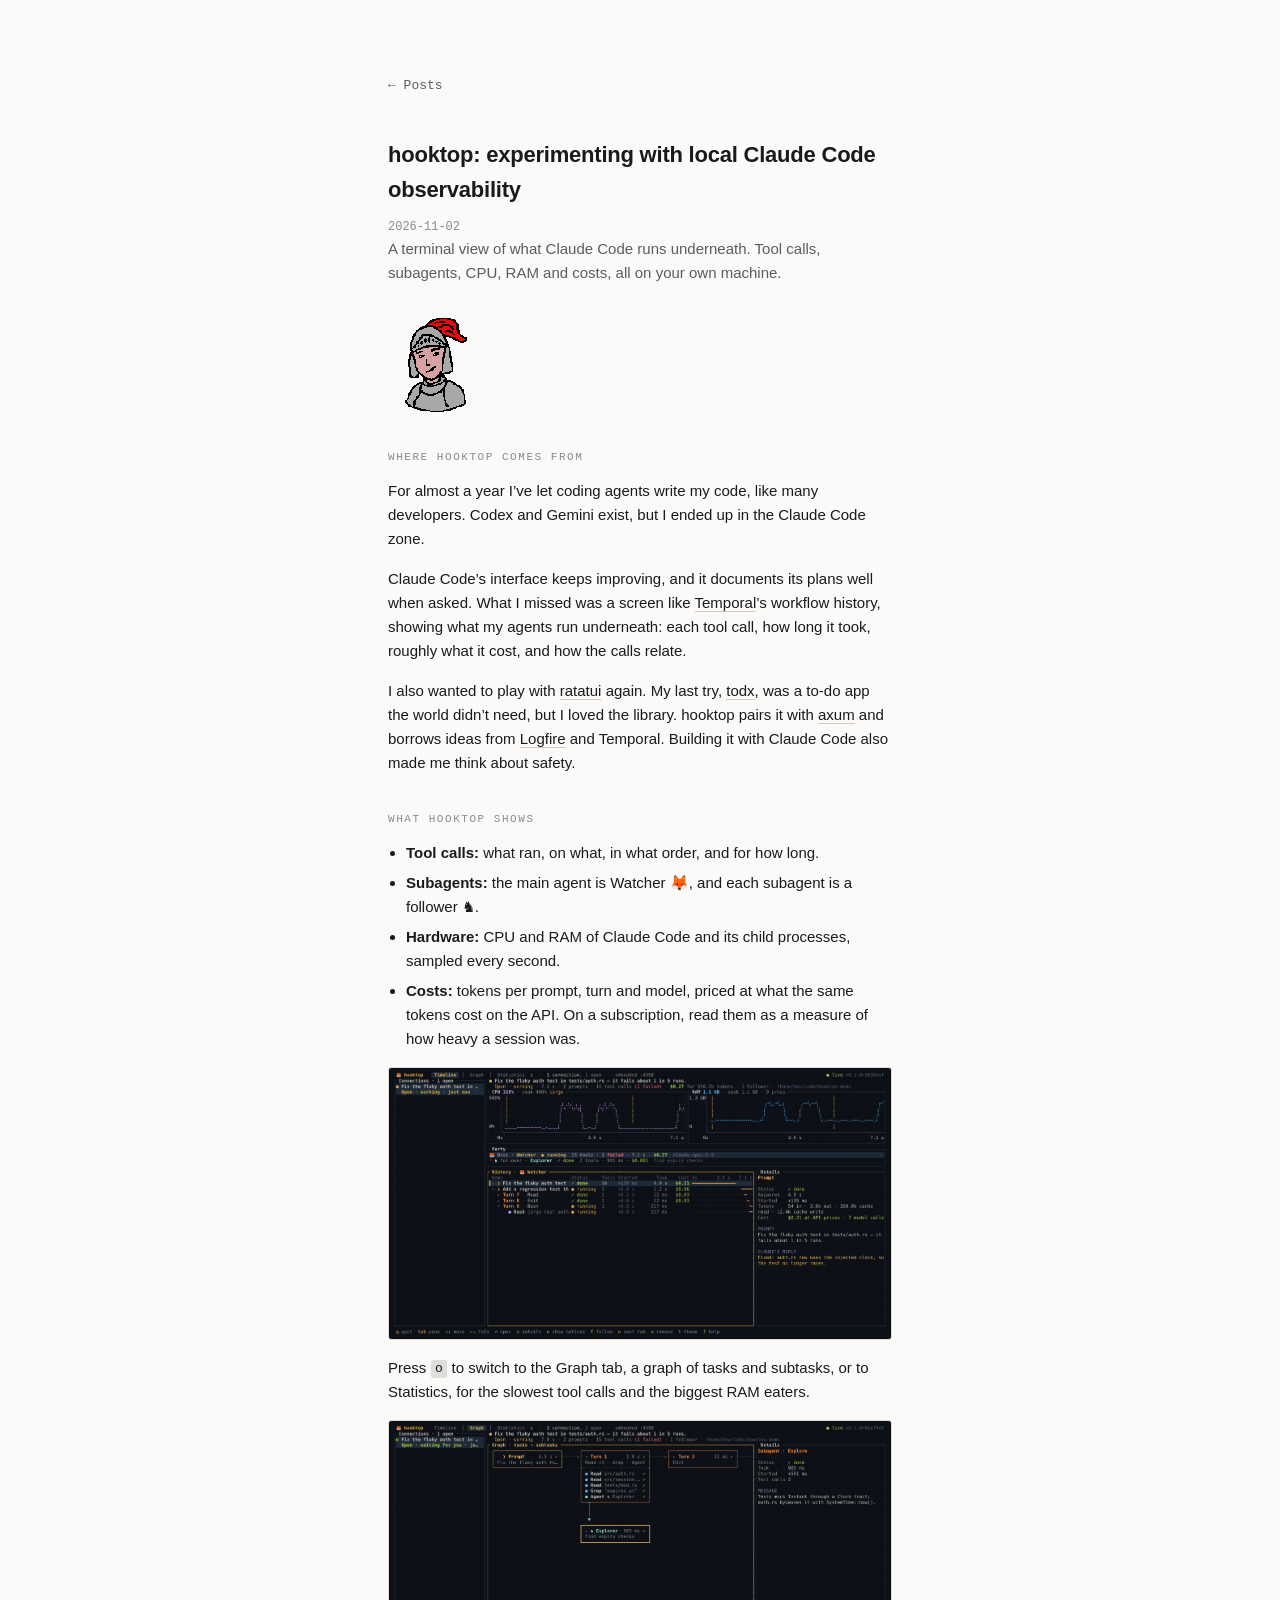
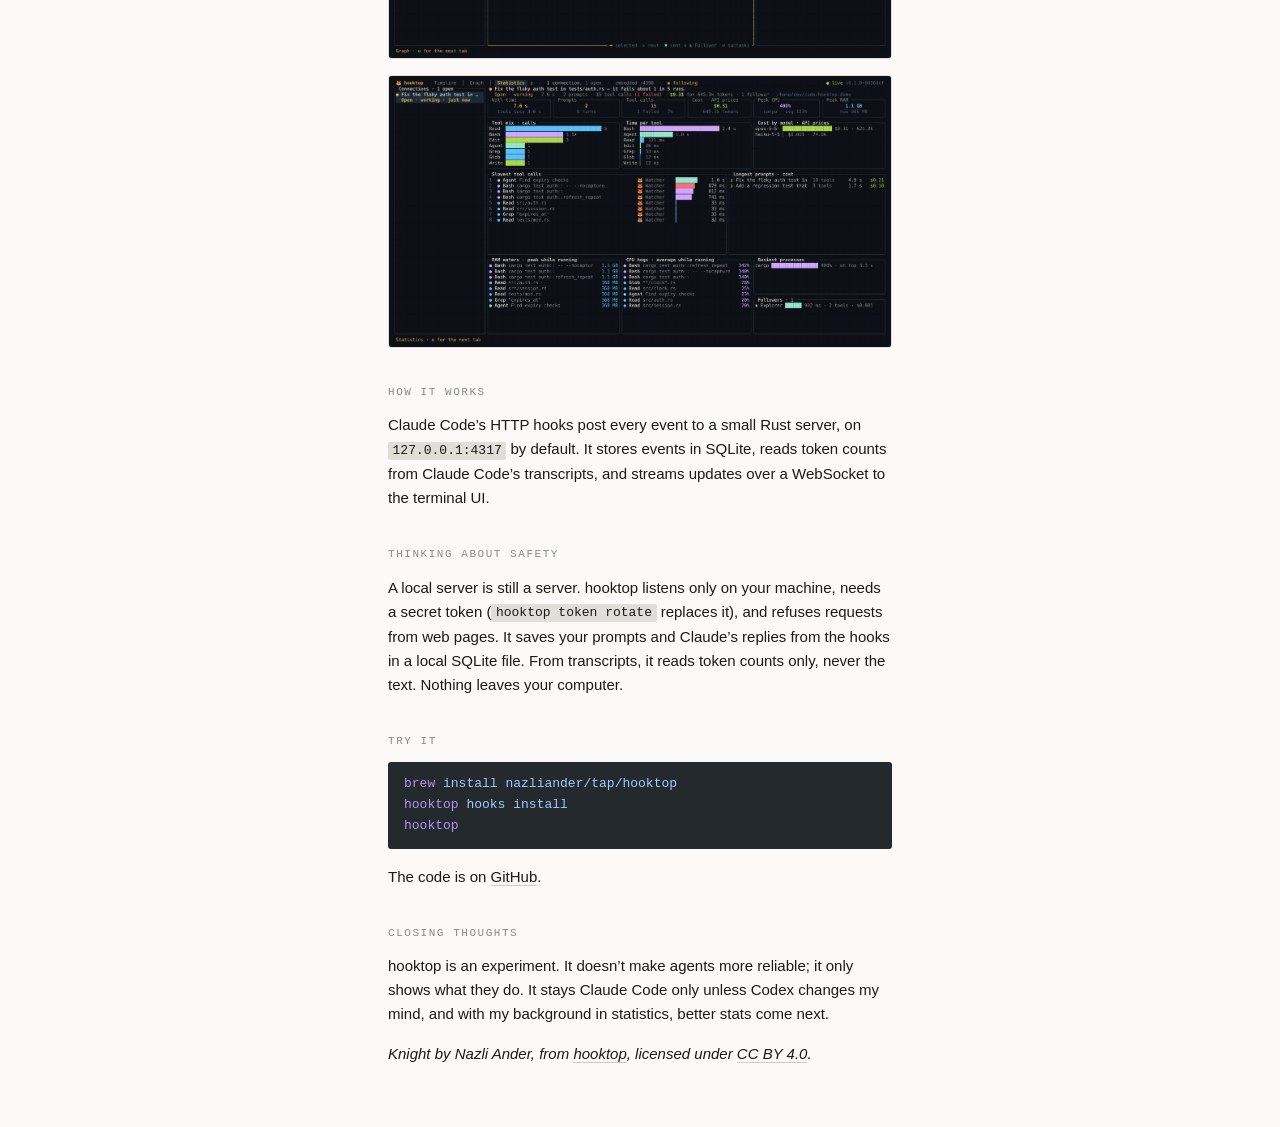
<file: writing/hooktop-experimenting-local-claude-code-observability/index.html>
<!DOCTYPE html><html lang="en" data-astro-cid-s4ha2ih2><head><meta charset="utf-8"><meta name="viewport" content="width=device-width, initial-scale=1"><title>hooktop: experimenting with local Claude Code observability — Nazli Ander</title><meta name="description" content="A terminal view of what Claude Code runs underneath. Tool calls, subagents, CPU, RAM and costs, all on your own machine."><link rel="canonical" href="https://nazliander.github.io/writing/hooktop-experimenting-local-claude-code-observability/"><meta property="og:type" content="article"><meta property="og:site_name" content="Nazli Ander"><meta property="og:title" content="hooktop: experimenting with local Claude Code observability — Nazli Ander"><meta property="og:description" content="A terminal view of what Claude Code runs underneath. Tool calls, subagents, CPU, RAM and costs, all on your own machine."><meta property="og:url" content="https://nazliander.github.io/writing/hooktop-experimenting-local-claude-code-observability/"><meta property="og:image" content="https://nazliander.github.io/writing/hooktop/og.png"><meta property="og:image:width" content="1200"><meta property="og:image:height" content="630"><meta property="og:image:alt" content="hooktop's knight mascot, with the post title"><meta name="twitter:card" content="summary_large_image"><meta name="twitter:title" content="hooktop: experimenting with local Claude Code observability — Nazli Ander"><meta name="twitter:description" content="A terminal view of what Claude Code runs underneath. Tool calls, subagents, CPU, RAM and costs, all on your own machine."><meta name="twitter:image" content="https://nazliander.github.io/writing/hooktop/og.png"><script defer src="https://static.cloudflareinsights.com/beacon.min.js" data-cf-beacon="{&quot;token&quot;: &quot;77f7c34b2c5643a896c90a469e544296&quot;}"></script><link rel="icon" type="image/svg+xml" href="/favicon.svg"><link rel="stylesheet" href="/_astro/global.DUYhZEvP.css"><style>.back[data-astro-cid-s4ha2ih2]{font-family:var(--mono);color:var(--fg-dim);border:0;margin-bottom:2.5rem;font-size:.8125rem;display:inline-block}.back[data-astro-cid-s4ha2ih2]:hover{color:var(--fg)}.entry-title[data-astro-cid-s4ha2ih2]{letter-spacing:-.01em;margin:0 0 .375rem;font-size:1.375rem;font-weight:600}.prose[data-astro-cid-s4ha2ih2]{margin-top:2rem}.prose[data-astro-cid-s4ha2ih2] h2{font-family:var(--mono);letter-spacing:.14em;text-transform:uppercase;color:var(--fg-faint);margin:2.25rem 0 .75rem;font-size:.6875rem;font-weight:500}.prose[data-astro-cid-s4ha2ih2] p{margin:0 0 1rem}.prose[data-astro-cid-s4ha2ih2] ul{margin:0 0 1rem;padding-left:1.125rem}.prose[data-astro-cid-s4ha2ih2] li{margin-bottom:.375rem}.prose[data-astro-cid-s4ha2ih2] code{font-family:var(--mono);background:var(--hairline);border-radius:2px;padding:.1em .35em;font-size:.8125rem}.prose[data-astro-cid-s4ha2ih2] img{border:1px solid var(--hairline);border-radius:3px;max-width:100%;height:auto;margin:0 0 1rem;display:block}.prose[data-astro-cid-s4ha2ih2] img.mascot{image-rendering:pixelated;border:0}.prose[data-astro-cid-s4ha2ih2] pre{border-radius:3px;margin:0 0 1rem;padding:.75rem 1rem;font-size:.8125rem;overflow-x:auto}.prose[data-astro-cid-s4ha2ih2] pre code{background:0 0;padding:0}.prose[data-astro-cid-s4ha2ih2] blockquote{border-left:2px solid var(--hairline-strong);color:var(--fg-dim);margin:0 0 1rem;padding-left:1rem}
</style></head><body data-astro-cid-s4ha2ih2><main class="page" data-astro-cid-s4ha2ih2><a class="back" href="/writing/" data-astro-cid-s4ha2ih2>← Posts</a><h1 class="entry-title" data-astro-cid-s4ha2ih2>hooktop: experimenting with local Claude Code observability</h1><time class="date" datetime="2026-11-02" data-astro-cid-s4ha2ih2>2026-11-02</time><p class="tagline" data-astro-cid-s4ha2ih2>A terminal view of what Claude Code runs underneath. Tool calls, subagents, CPU, RAM and costs, all on your own machine.</p><article class="prose" data-astro-cid-s4ha2ih2><img class="mascot" src="/writing/hooktop/knight.png" width="96" height="96" alt="hooktop's knight, the follower mascot" />
<h2 id="where-hooktop-comes-from">Where hooktop comes from</h2>
<p>For almost a year I’ve let coding agents write my code, like many developers. Codex and Gemini exist, but I ended up in the Claude Code zone.</p>
<p>Claude Code’s interface keeps improving, and it documents its plans well when asked. What I missed was a screen like <a href="https://temporal.io">Temporal</a>’s workflow history, showing what my agents run underneath: each tool call, how long it took, roughly what it cost, and how the calls relate.</p>
<p>I also wanted to play with <a href="https://ratatui.rs">ratatui</a> again. My last try, <a href="https://github.com/nazliander/todx">todx</a>, was a to-do app the world didn’t need, but I loved the library. hooktop pairs it with <a href="https://github.com/tokio-rs/axum">axum</a> and borrows ideas from <a href="https://pydantic.dev/logfire">Logfire</a> and Temporal. Building it with Claude Code also made me think about safety.</p>
<h2 id="what-hooktop-shows">What hooktop shows</h2>
<ul>
<li><strong>Tool calls:</strong> what ran, on what, in what order, and for how long.</li>
<li><strong>Subagents:</strong> the main agent is Watcher 🦊, and each subagent is a follower ♞.</li>
<li><strong>Hardware:</strong> CPU and RAM of Claude Code and its child processes, sampled every second.</li>
<li><strong>Costs:</strong> tokens per prompt, turn and model, priced at what the same tokens cost on the API. On a subscription, read them as a measure of how heavy a session was.</li>
</ul>
<p><img src="/writing/hooktop/timeline.png" alt="The timeline: a session’s history with CPU and RAM charts and costs"></p>
<p>Press <code>o</code> to switch to the Graph tab, a graph of tasks and subtasks, or to Statistics, for the slowest tool calls and the biggest RAM eaters.</p>
<p><img src="/writing/hooktop/graph.png" alt="The graph view: Watcher’s tasks and the followers it sent out"></p>
<p><img src="/writing/hooktop/stats.png" alt="Statistics: tool mix, cost by model, longest prompts and RAM eaters"></p>
<h2 id="how-it-works">How it works</h2>
<p>Claude Code’s HTTP hooks post every event to a small Rust server, on <code>127.0.0.1:4317</code> by default. It stores events in SQLite, reads token counts from Claude Code’s transcripts, and streams updates over a WebSocket to the terminal UI.</p>
<h2 id="thinking-about-safety">Thinking about safety</h2>
<p>A local server is still a server. hooktop listens only on your machine, needs a secret token (<code>hooktop token rotate</code> replaces it), and refuses requests from web pages. It saves your prompts and Claude’s replies from the hooks in a local SQLite file. From transcripts, it reads token counts only, never the text. Nothing leaves your computer.</p>
<h2 id="try-it">Try it</h2>
<pre class="astro-code github-dark" style="background-color:#24292e;color:#e1e4e8; overflow-x: auto;" tabindex="0" data-language="sh"><code><span class="line"><span style="color:#B392F0">brew</span><span style="color:#9ECBFF"> install</span><span style="color:#9ECBFF"> nazliander/tap/hooktop</span></span>
<span class="line"><span style="color:#B392F0">hooktop</span><span style="color:#9ECBFF"> hooks</span><span style="color:#9ECBFF"> install</span></span>
<span class="line"><span style="color:#B392F0">hooktop</span></span></code></pre>
<p>The code is on <a href="https://github.com/nazliander/hooktop">GitHub</a>.</p>
<h2 id="closing-thoughts">Closing thoughts</h2>
<p>hooktop is an experiment. It doesn’t make agents more reliable; it only shows what they do. It stays Claude Code only unless Codex changes my mind, and with my background in statistics, better stats come next.</p>
<p><em>Knight by Nazli Ander, from <a href="https://github.com/nazliander/hooktop">hooktop</a>, licensed under <a href="https://creativecommons.org/licenses/by/4.0/">CC BY 4.0</a>.</em></p>
</article></main></body></html>
</file>
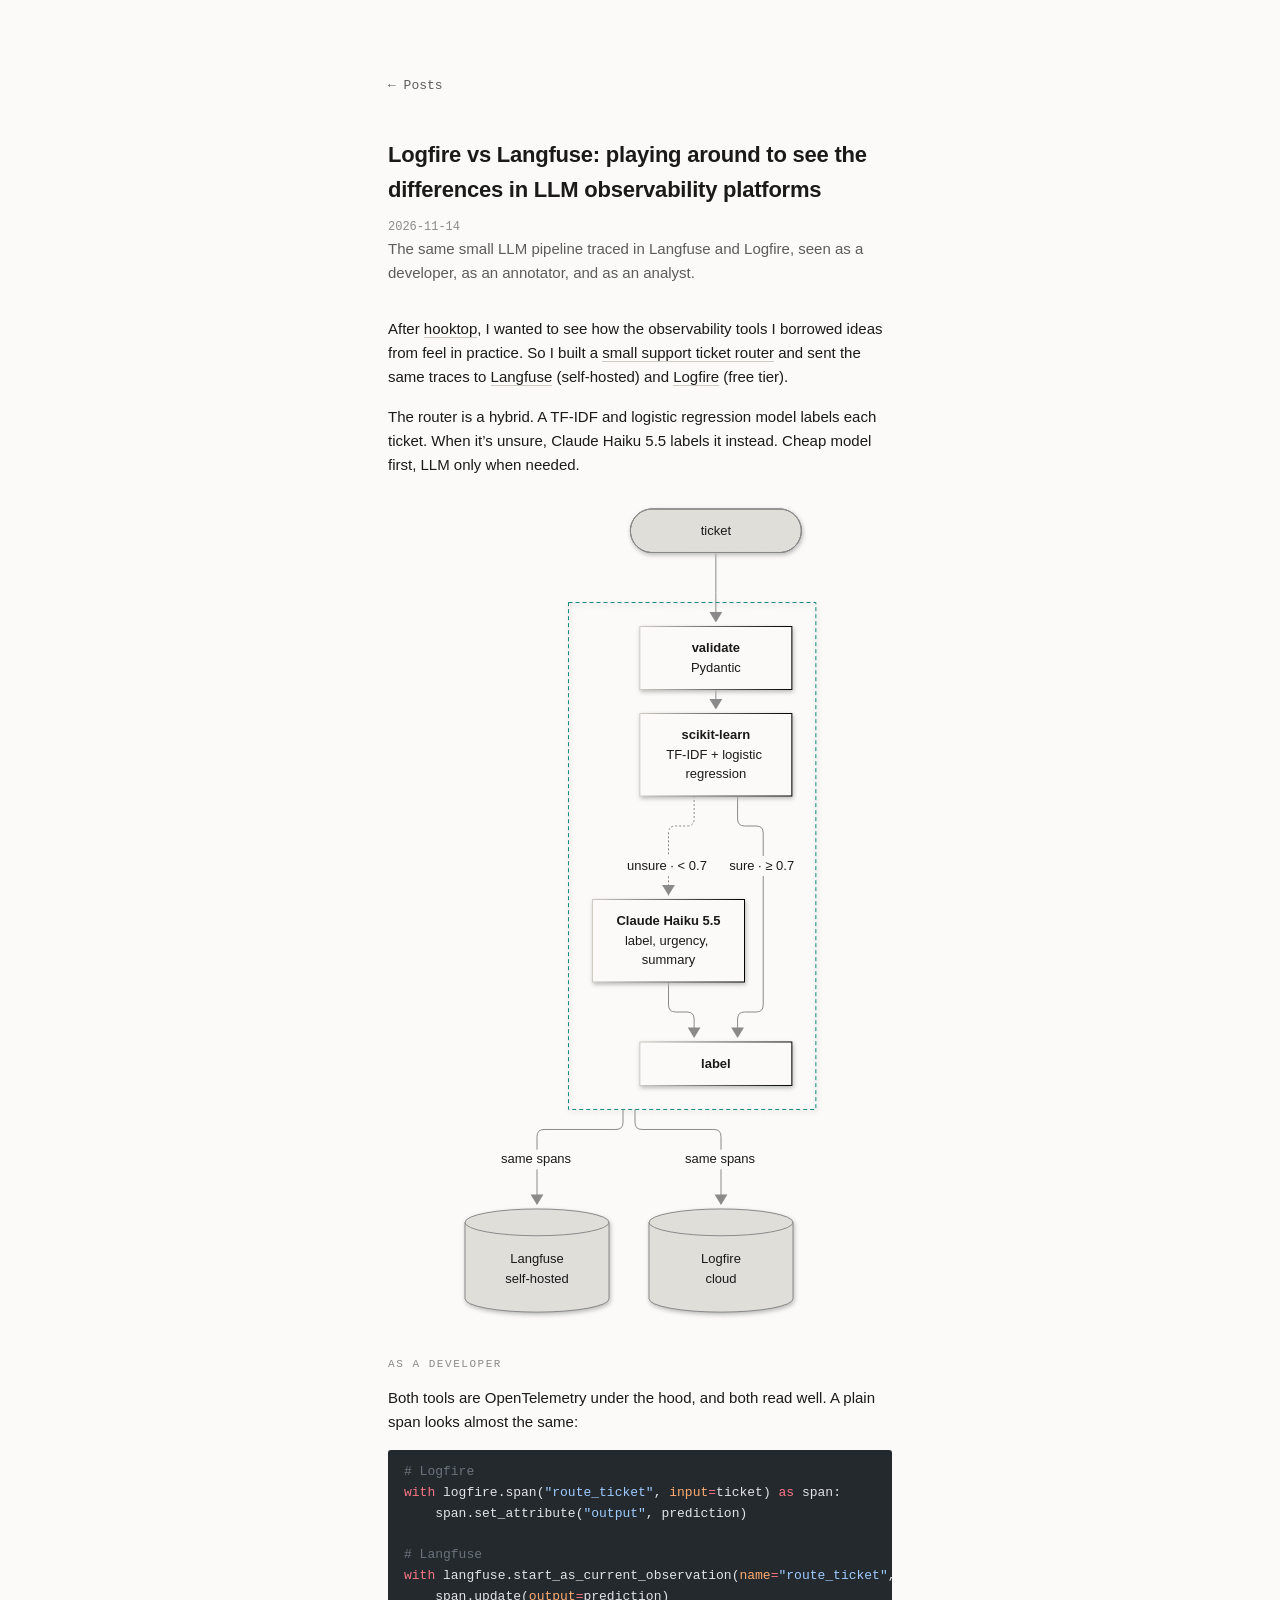
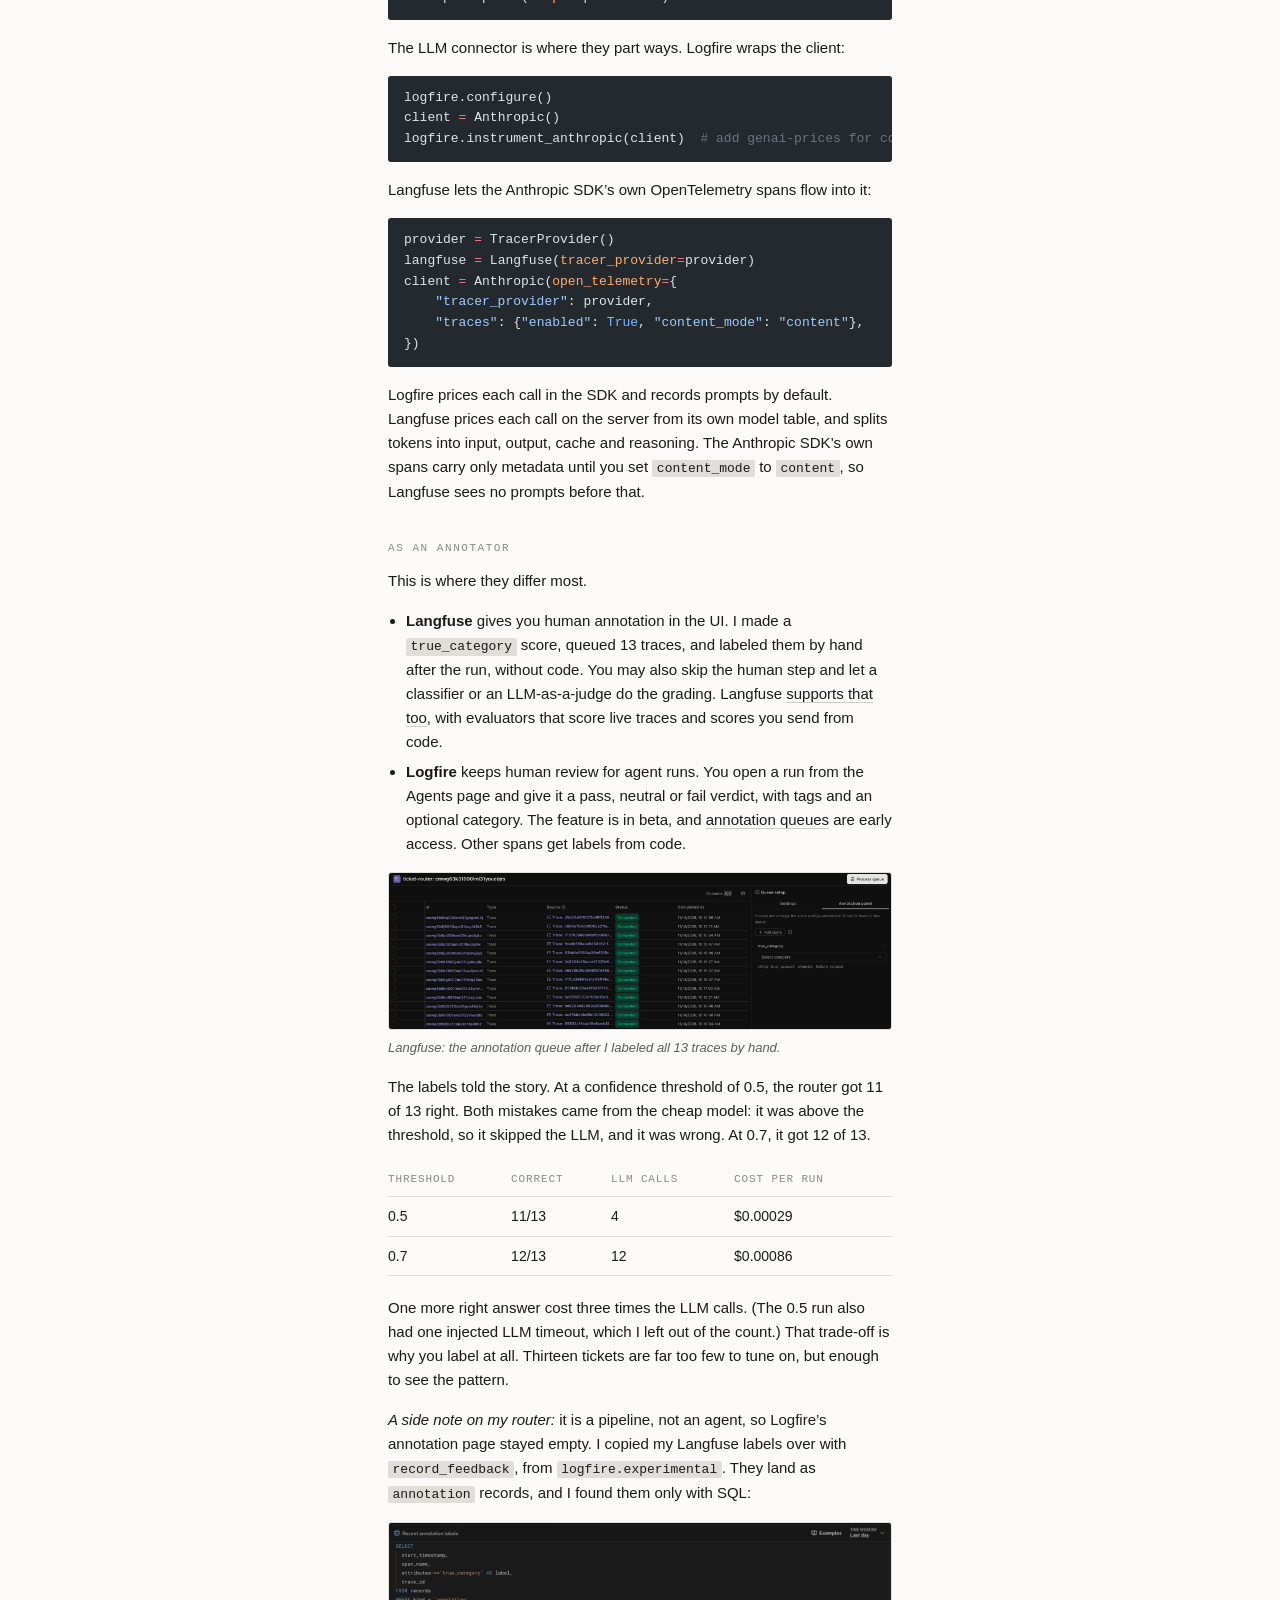
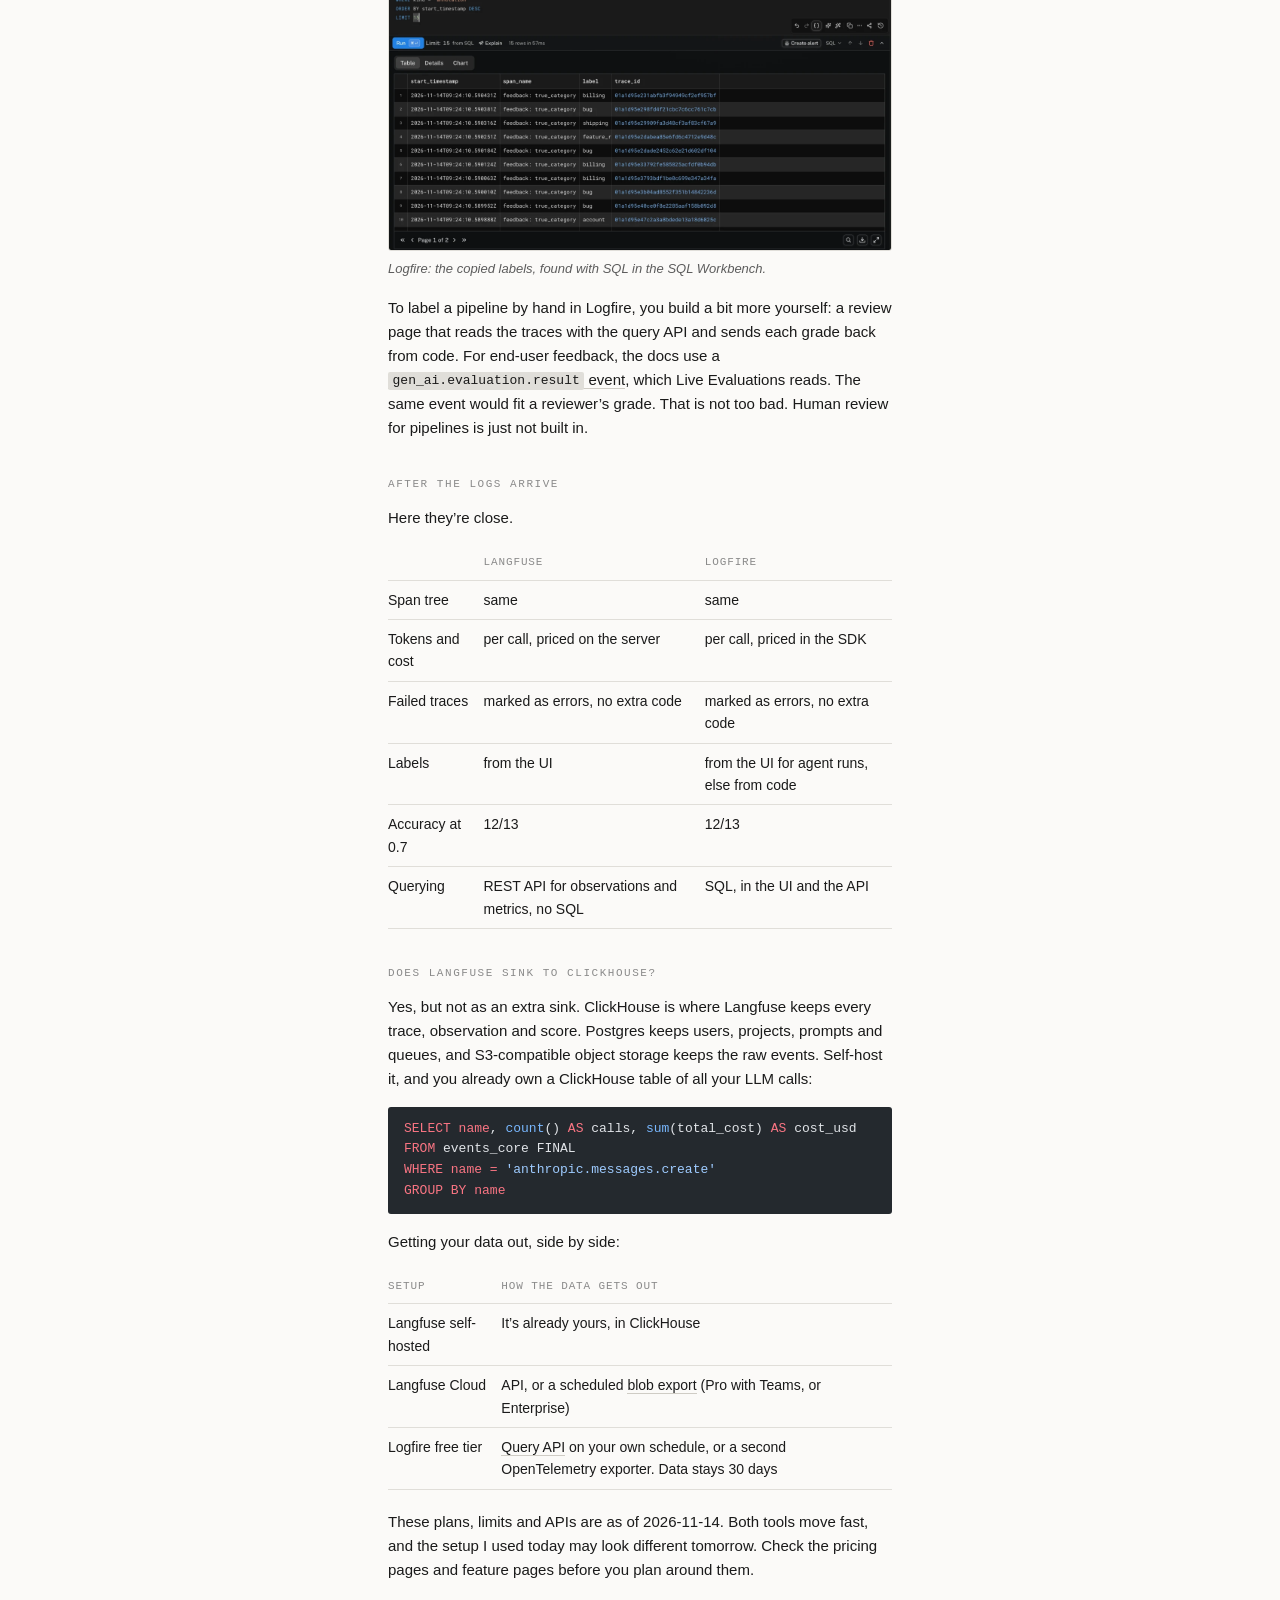
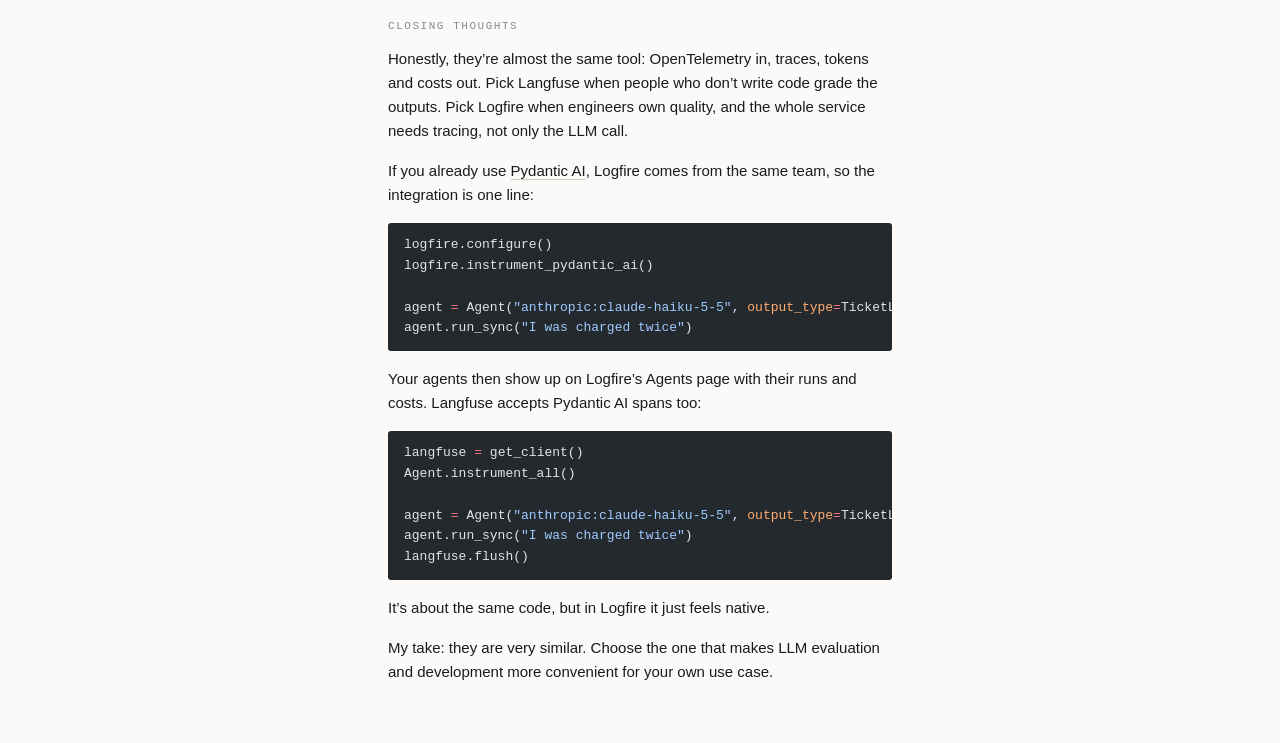
<file: writing/logfire-vs-langfuse-playing-around-to-see-the-differences/index.html>
<!DOCTYPE html><html lang="en" data-astro-cid-s4ha2ih2><head><meta charset="utf-8"><meta name="viewport" content="width=device-width, initial-scale=1"><title>Logfire vs Langfuse: playing around to see the differences in LLM observability platforms — Nazli Ander</title><meta name="description" content="The same small LLM pipeline traced in Langfuse and Logfire, seen as a developer, as an annotator, and as an analyst."><link rel="canonical" href="https://nazliander.github.io/writing/logfire-vs-langfuse-playing-around-to-see-the-differences/"><meta property="og:type" content="article"><meta property="og:site_name" content="Nazli Ander"><meta property="og:title" content="Logfire vs Langfuse: playing around to see the differences in LLM observability platforms — Nazli Ander"><meta property="og:description" content="The same small LLM pipeline traced in Langfuse and Logfire, seen as a developer, as an annotator, and as an analyst."><meta property="og:url" content="https://nazliander.github.io/writing/logfire-vs-langfuse-playing-around-to-see-the-differences/"><meta property="og:image" content="https://nazliander.github.io/writing/langfuse-vs-logfire/og.png"><meta property="og:image:width" content="1200"><meta property="og:image:height" content="630"><meta property="og:image:alt" content="One ticket splitting into two trace waterfalls, with the post title"><meta name="twitter:card" content="summary_large_image"><meta name="twitter:title" content="Logfire vs Langfuse: playing around to see the differences in LLM observability platforms — Nazli Ander"><meta name="twitter:description" content="The same small LLM pipeline traced in Langfuse and Logfire, seen as a developer, as an annotator, and as an analyst."><meta name="twitter:image" content="https://nazliander.github.io/writing/langfuse-vs-logfire/og.png"><script defer src="https://static.cloudflareinsights.com/beacon.min.js" data-cf-beacon="{&quot;token&quot;: &quot;77f7c34b2c5643a896c90a469e544296&quot;}"></script><link rel="icon" type="image/svg+xml" href="/favicon.svg"><link rel="stylesheet" href="/_astro/global.DUYhZEvP.css"><style>.back[data-astro-cid-s4ha2ih2]{font-family:var(--mono);color:var(--fg-dim);border:0;margin-bottom:2.5rem;font-size:.8125rem;display:inline-block}.back[data-astro-cid-s4ha2ih2]:hover{color:var(--fg)}.entry-title[data-astro-cid-s4ha2ih2]{letter-spacing:-.01em;margin:0 0 .375rem;font-size:1.375rem;font-weight:600}.prose[data-astro-cid-s4ha2ih2]{margin-top:2rem}.prose[data-astro-cid-s4ha2ih2] h2{font-family:var(--mono);letter-spacing:.14em;text-transform:uppercase;color:var(--fg-faint);margin:2.25rem 0 .75rem;font-size:.6875rem;font-weight:500}.prose[data-astro-cid-s4ha2ih2] p{margin:0 0 1rem}.prose[data-astro-cid-s4ha2ih2] ul{margin:0 0 1rem;padding-left:1.125rem}.prose[data-astro-cid-s4ha2ih2] li{margin-bottom:.375rem}.prose[data-astro-cid-s4ha2ih2] code{font-family:var(--mono);background:var(--hairline);border-radius:2px;padding:.1em .35em;font-size:.8125rem}.prose[data-astro-cid-s4ha2ih2] img{border:1px solid var(--hairline);border-radius:3px;max-width:100%;height:auto;margin:0 0 1rem;display:block}.prose[data-astro-cid-s4ha2ih2] img.mascot{image-rendering:pixelated;border:0}.prose[data-astro-cid-s4ha2ih2] pre{border-radius:3px;margin:0 0 1rem;padding:.75rem 1rem;font-size:.8125rem;overflow-x:auto}.prose[data-astro-cid-s4ha2ih2] pre code{background:0 0;padding:0}.prose[data-astro-cid-s4ha2ih2] blockquote{border-left:2px solid var(--hairline-strong);color:var(--fg-dim);margin:0 0 1rem;padding-left:1rem}
</style></head><body data-astro-cid-s4ha2ih2><main class="page" data-astro-cid-s4ha2ih2><a class="back" href="/writing/" data-astro-cid-s4ha2ih2>← Posts</a><h1 class="entry-title" data-astro-cid-s4ha2ih2>Logfire vs Langfuse: playing around to see the differences in LLM observability platforms</h1><time class="date" datetime="2026-11-14" data-astro-cid-s4ha2ih2>2026-11-14</time><p class="tagline" data-astro-cid-s4ha2ih2>The same small LLM pipeline traced in Langfuse and Logfire, seen as a developer, as an annotator, and as an analyst.</p><article class="prose" data-astro-cid-s4ha2ih2><p>After <a href="/writing/hooktop-experimenting-local-claude-code-observability/">hooktop</a>, I wanted to see how the observability tools I borrowed ideas from feel in practice. So I built a <a href="https://github.com/nazliander/langfuse-vs-logfire">small support ticket router</a> and sent the same traces to <a href="https://langfuse.com">Langfuse</a> (self-hosted) and <a href="https://pydantic.dev/logfire">Logfire</a> (free tier).</p>
<p>The router is a hybrid. A TF-IDF and logistic regression model labels each ticket. When it’s unsure, Claude Haiku 5.5 labels it instead. Cheap model first, LLM only when needed.</p>
<!-- diagram: ticket-router -->
<figure class="diagram"><svg id="my-svg" width="100%" xmlns="http://www.w3.org/2000/svg" xmlns:xlink="http://www.w3.org/1999/xlink" class="flowchart" style="max-width: 366.867px; background-color: transparent;" viewBox="4 4 366.8666687011719 819.148681640625" role="graphics-document document" aria-roledescription="flowchart-v2"><style>#my-svg{font-family:-apple-system,BlinkMacSystemFont,"Segoe UI",Inter,Helvetica,Arial,sans-serif;font-size:13px;fill:var(--fg);}@keyframes edge-animation-frame{from{stroke-dashoffset:0;}}@keyframes dash{to{stroke-dashoffset:0;}}#my-svg .edge-animation-slow{stroke-dasharray:9,5!important;stroke-dashoffset:900;animation:dash 50s linear infinite;stroke-linecap:round;}#my-svg .edge-animation-fast{stroke-dasharray:9,5!important;stroke-dashoffset:900;animation:dash 20s linear infinite;stroke-linecap:round;}#my-svg .error-icon{fill:hsl(246, 83.3333333333%, 7.3529411765%);}#my-svg .error-text{fill:rgb(248.75, 251.875, 220.6249999999);stroke:rgb(248.75, 251.875, 220.6249999999);}#my-svg .edge-thickness-normal{stroke-width:1px;}#my-svg .edge-thickness-thick{stroke-width:3.5px;}#my-svg .edge-pattern-solid{stroke-dasharray:0;}#my-svg .edge-thickness-invisible{stroke-width:0;fill:none;}#my-svg .edge-pattern-dashed{stroke-dasharray:3;}#my-svg .edge-pattern-dotted{stroke-dasharray:2;}#my-svg .marker{fill:var(--fg-faint);stroke:var(--fg-faint);}#my-svg .marker.cross{stroke:var(--fg-faint);}#my-svg svg{font-family:-apple-system,BlinkMacSystemFont,"Segoe UI",Inter,Helvetica,Arial,sans-serif;font-size:13px;}#my-svg p{margin:0;}#my-svg .label{font-family:-apple-system,BlinkMacSystemFont,"Segoe UI",Inter,Helvetica,Arial,sans-serif;color:var(--fg);}#my-svg .cluster-label text{fill:var(--fg-dim);}#my-svg .cluster-label span{color:var(--fg-dim);}#my-svg .cluster-label span p{background-color:transparent;}#my-svg .label text,#my-svg span{fill:var(--fg);color:var(--fg);}#my-svg .node rect,#my-svg .node circle,#my-svg .node ellipse,#my-svg .node polygon,#my-svg .node path{fill:var(--bg);stroke:var(--hairline-strong);stroke-width:1px;}#my-svg .rough-node .label text,#my-svg .node .label text,#my-svg .image-shape .label,#my-svg .icon-shape .label{text-anchor:middle;}#my-svg .node .katex path{fill:#000;stroke:#000;stroke-width:1px;}#my-svg .rough-node .label,#my-svg .node .label,#my-svg .image-shape .label,#my-svg .icon-shape .label{text-align:center;}#my-svg .node.clickable{cursor:pointer;}#my-svg .root .anchor path{fill:var(--fg-faint)!important;stroke-width:0;stroke:var(--fg-faint);}#my-svg .arrowheadPath{fill:rgba(255, 255, 255, 0);}#my-svg .edgePaths .path{stroke:var(--fg-faint);stroke-width:1px;}#my-svg .flowchart-link{stroke:var(--fg-faint);fill:none;}#my-svg .edgeLabel{background-color:var(--bg);text-align:center;}#my-svg .edgeLabel p{background-color:var(--bg);}#my-svg .edgeLabel rect{opacity:0.5;background-color:var(--bg);fill:var(--bg);}#my-svg .labelBkg{background-color:color-mix(in srgb, var(--bg) 50%, transparent);}#my-svg .cluster rect{fill:transparent;stroke:var(--hairline-strong);stroke-width:1px;}#my-svg .cluster text{fill:var(--fg-dim);}#my-svg .cluster span{color:var(--fg-dim);}#my-svg .node .collapsed-indicator{fill:var(--hairline-strong);stroke:none;opacity:0.6;}#my-svg .node .collapsed-separator{stroke:var(--hairline-strong);stroke-width:0.75px;}#my-svg div.mermaidTooltip{position:absolute;text-align:center;max-width:200px;padding:2px;font-family:-apple-system,BlinkMacSystemFont,"Segoe UI",Inter,Helvetica,Arial,sans-serif;font-size:12px;background:hsl(246, 83.3333333333%, 7.3529411765%);border:1px solid hsl(246, 43.3333333333%, 0%);border-radius:2px;pointer-events:none;z-index:100;}#my-svg .flowchartTitleText{text-anchor:middle;font-size:18px;fill:var(--fg);}#my-svg rect.text{fill:none;stroke-width:0;}#my-svg .icon-shape,#my-svg .image-shape{background-color:var(--bg);text-align:center;}#my-svg .icon-shape p,#my-svg .image-shape p{background-color:var(--bg);padding:2px;}#my-svg .icon-shape .label rect,#my-svg .image-shape .label rect{opacity:0.5;background-color:var(--bg);fill:var(--bg);}#my-svg .label-icon{display:inline-block;height:1em;overflow:visible;vertical-align:-0.125em;}#my-svg .node .label-icon path{fill:currentColor;stroke:revert;stroke-width:revert;}#my-svg .node .neo-node{stroke:var(--hairline-strong);}#my-svg [data-look="neo"].node rect,#my-svg [data-look="neo"].cluster rect,#my-svg [data-look="neo"].node polygon{stroke:url(#my-svg-gradient);filter:drop-shadow( 1px 2px 2px rgba(185,185,185,1));}#my-svg [data-look="neo"].swimlane.cluster rect{filter:none;}#my-svg [data-look="neo"].node path{stroke:url(#my-svg-gradient);stroke-width:1px;}#my-svg [data-look="neo"].node .outer-path{filter:drop-shadow( 1px 2px 2px rgba(185,185,185,1));}#my-svg [data-look="neo"].node .neo-line path{stroke:var(--hairline-strong);filter:none;}#my-svg [data-look="neo"].node circle{stroke:url(#my-svg-gradient);filter:drop-shadow( 1px 2px 2px rgba(185,185,185,1));}#my-svg [data-look="neo"].node circle .state-start{fill:#000000;}#my-svg [data-look="neo"].icon-shape .icon{fill:url(#my-svg-gradient);filter:drop-shadow( 1px 2px 2px rgba(185,185,185,1));}#my-svg [data-look="neo"].icon-shape .icon-neo path{stroke:url(#my-svg-gradient);filter:drop-shadow( 1px 2px 2px rgba(185,185,185,1));}#my-svg :root{--mermaid-font-family:-apple-system,BlinkMacSystemFont,"Segoe UI",Inter,Helvetica,Arial,sans-serif;}#my-svg .external&gt;*{fill:var(--hairline)!important;stroke:var(--fg-faint)!important;color:var(--fg)!important;}#my-svg .external span{fill:var(--hairline)!important;stroke:var(--fg-faint)!important;color:var(--fg)!important;}#my-svg .external tspan{fill:var(--fg)!important;}</style><g><marker id="my-svg_flowchart-v2-pointEnd" class="marker flowchart-v2" viewBox="0 0 10 10" refX="5" refY="5" markerUnits="userSpaceOnUse" markerWidth="8" markerHeight="8" orient="auto"><path d="M 0 0 L 10 5 L 0 10 z" class="arrowMarkerPath" style="stroke-width: 1; stroke-dasharray: 1, 0;"/></marker><marker id="my-svg_flowchart-v2-pointStart" class="marker flowchart-v2" viewBox="0 0 10 10" refX="4.5" refY="5" markerUnits="userSpaceOnUse" markerWidth="8" markerHeight="8" orient="auto"><path d="M 0 5 L 10 10 L 10 0 z" class="arrowMarkerPath" style="stroke-width: 1; stroke-dasharray: 1, 0;"/></marker><marker id="my-svg_flowchart-v2-pointEnd-margin" class="marker flowchart-v2" viewBox="0 0 11.5 14" refX="11.5" refY="7" markerUnits="userSpaceOnUse" markerWidth="10.5" markerHeight="14" orient="auto"><path d="M 0 0 L 11.5 7 L 0 14 z" class="arrowMarkerPath" style="stroke-width: 0; stroke-dasharray: 1, 0;"/></marker><marker id="my-svg_flowchart-v2-pointStart-margin" class="marker flowchart-v2" viewBox="0 0 11.5 14" refX="1" refY="7" markerUnits="userSpaceOnUse" markerWidth="11.5" markerHeight="14" orient="auto"><polygon points="0,7 11.5,14 11.5,0" class="arrowMarkerPath" style="stroke-width: 0; stroke-dasharray: 1, 0;"/></marker><marker id="my-svg_flowchart-v2-circleEnd" class="marker flowchart-v2" viewBox="0 0 10 10" refX="11" refY="5" markerUnits="userSpaceOnUse" markerWidth="11" markerHeight="11" orient="auto"><circle cx="5" cy="5" r="5" class="arrowMarkerPath" style="stroke-width: 1; stroke-dasharray: 1, 0;"/></marker><marker id="my-svg_flowchart-v2-circleStart" class="marker flowchart-v2" viewBox="0 0 10 10" refX="-1" refY="5" markerUnits="userSpaceOnUse" markerWidth="11" markerHeight="11" orient="auto"><circle cx="5" cy="5" r="5" class="arrowMarkerPath" style="stroke-width: 1; stroke-dasharray: 1, 0;"/></marker><marker id="my-svg_flowchart-v2-circleEnd-margin" class="marker flowchart-v2" viewBox="0 0 10 10" refY="5" refX="12.25" markerUnits="userSpaceOnUse" markerWidth="14" markerHeight="14" orient="auto"><circle cx="5" cy="5" r="5" class="arrowMarkerPath" style="stroke-width: 0; stroke-dasharray: 1, 0;"/></marker><marker id="my-svg_flowchart-v2-circleStart-margin" class="marker flowchart-v2" viewBox="0 0 10 10" refX="-2" refY="5" markerUnits="userSpaceOnUse" markerWidth="14" markerHeight="14" orient="auto"><circle cx="5" cy="5" r="5" class="arrowMarkerPath" style="stroke-width: 0; stroke-dasharray: 1, 0;"/></marker><marker id="my-svg_flowchart-v2-crossEnd" class="marker cross flowchart-v2" viewBox="0 0 11 11" refX="12" refY="5.2" markerUnits="userSpaceOnUse" markerWidth="11" markerHeight="11" orient="auto"><path d="M 1,1 l 9,9 M 10,1 l -9,9" class="arrowMarkerPath" style="stroke-width: 2; stroke-dasharray: 1, 0;"/></marker><marker id="my-svg_flowchart-v2-crossStart" class="marker cross flowchart-v2" viewBox="0 0 11 11" refX="-1" refY="5.2" markerUnits="userSpaceOnUse" markerWidth="11" markerHeight="11" orient="auto"><path d="M 1,1 l 9,9 M 10,1 l -9,9" class="arrowMarkerPath" style="stroke-width: 2; stroke-dasharray: 1, 0;"/></marker><marker id="my-svg_flowchart-v2-crossEnd-margin" class="marker cross flowchart-v2" viewBox="0 0 15 15" refX="17.7" refY="7.5" markerUnits="userSpaceOnUse" markerWidth="12" markerHeight="12" orient="auto"><path d="M 1,1 L 14,14 M 1,14 L 14,1" class="arrowMarkerPath" style="stroke-width: 2.5;"/></marker><marker id="my-svg_flowchart-v2-crossStart-margin" class="marker cross flowchart-v2" viewBox="0 0 15 15" refX="-3.5" refY="7.5" markerUnits="userSpaceOnUse" markerWidth="12" markerHeight="12" orient="auto"><path d="M 1,1 L 14,14 M 1,14 L 14,1" class="arrowMarkerPath" style="stroke-width: 2.5; stroke-dasharray: 1, 0;"/></marker><g class="root"><g class="clusters"><g class="cluster" id="my-svg-router" data-look="neo"><rect style="fill:transparent !important;stroke:#0f8a7e !important;stroke-dasharray:4 3 !important" x="115.51510416666667" y="105.5" width="247.3515625" height="507"/><g class="cluster-label" transform="translate(239.19088541666667, 105.5)"><foreignObject width="0" height="0"><div xmlns="http://www.w3.org/1999/xhtml" style="display: table-cell; white-space: nowrap; line-height: 1.5;"><span class="nodeLabel"></span></div></foreignObject></g></g></g><g class="edges edgePaths"><path d="M262.8666666666667,192.5L262.8666666666667,212.5" id="my-svg-L_VAL_ML_0" class="edge-thickness-normal edge-pattern-solid edge-thickness-normal edge-pattern-solid flowchart-link" style="stroke-dasharray: 0 0 16 4; stroke-dashoffset: 0;;" data-edge="true" data-et="edge" data-id="L_VAL_ML_0" data-points="W3sieCI6MjYyLjg2NjY2NjY2NjY2NjcsInkiOjE5Mi41fSx7IngiOjI2Mi44NjY2NjY2NjY2NjY3LCJ5IjoyMTYuNX1d" data-look="neo" marker-end="url(#my-svg_flowchart-v2-pointEnd-margin)"/><path d="M284.59999999999997,299L284.59999999999997,321.9289321881345Q284.59999999999997,329 291.67106781186544,329L303.1471613548012,329Q310.2182291666667,329 310.2182291666667,336.0710678118655L310.2182291666667,507.9289321881345Q310.2182291666667,515 303.1471613548012,515L291.67106781186544,515Q284.59999999999997,515 284.59999999999997,522.0710678118655L284.59999999999997,541" id="my-svg-L_ML_OUT_0" class="edge-thickness-normal edge-pattern-solid edge-thickness-normal edge-pattern-solid flowchart-link" style="stroke-dasharray: 0 0 278.579833984375 4; stroke-dashoffset: 0;;" data-edge="true" data-et="edge" data-id="L_ML_OUT_0" data-points="[base64]" data-look="neo" marker-end="url(#my-svg_flowchart-v2-pointEnd-margin)"/><path d="M241.13333333333333,299L241.13333333333333,321.9289321881345Q241.13333333333333,329 234.06226552146785,329L222.58617197853212,329Q215.51510416666665,329 215.51510416666665,336.0710678118655L215.51510416666665,398.5" id="my-svg-L_ML_LLM_0" class="edge-thickness-normal edge-pattern-dotted edge-thickness-normal edge-pattern-solid flowchart-link" style="stroke-dasharray: 0 0 2 2 2 2 2 2 2 2 2 2 2 2 2 2 2 2 2 2 2 2 2 2 2 2 2 2 2 2 2 2 2 2 2 2 2 2 2 2 2 2 2 2 2 2 2 2 2 2 2 2 2 2 2 2 2 2 4; stroke-dashoffset: 0;;" data-edge="true" data-et="edge" data-id="L_ML_LLM_0" data-points="W3sieCI6MjQxLjEzMzMzMzMzMzMzMzMzLCJ5IjoyOTl9LHsieCI6MjQxLjEzMzMzMzMzMzMzMzMzLCJ5IjozMjl9LHsieCI6MjE1LjUxNTEwNDE2NjY2NjY1LCJ5IjozMjl9LHsieCI6MjE1LjUxNTEwNDE2NjY2NjY1LCJ5Ijo0MDIuNX1d" data-look="neo" marker-end="url(#my-svg_flowchart-v2-pointEnd-margin)"/><path d="M215.51510416666665,485L215.51510416666665,507.9289321881345Q215.51510416666665,515 222.58617197853212,515L234.06226552146785,515Q241.13333333333333,515 241.13333333333333,522.0710678118655L241.13333333333333,541" id="my-svg-L_LLM_OUT_0" class="edge-thickness-normal edge-pattern-solid edge-thickness-normal edge-pattern-solid flowchart-link" style="stroke-dasharray: 0 0 72.28993225097656 4; stroke-dashoffset: 0;;" data-edge="true" data-et="edge" data-id="L_LLM_OUT_0" data-points="W3sieCI6MjE1LjUxNTEwNDE2NjY2NjY1LCJ5Ijo0ODV9LHsieCI6MjE1LjUxNTEwNDE2NjY2NjY1LCJ5Ijo1MTV9LHsieCI6MjQxLjEzMzMzMzMzMzMzMzMzLCJ5Ijo1MTV9LHsieCI6MjQxLjEzMzMzMzMzMzMzMzMzLCJ5Ijo1NDV9XQ==" data-look="neo" marker-end="url(#my-svg_flowchart-v2-pointEnd-margin)"/><path d="M262.8666666666667,55.5L262.8666666666667,95.5L262.8666666666667,125.5" id="my-svg-L_T_VAL_0" class="edge-thickness-normal edge-pattern-solid edge-thickness-normal edge-pattern-solid flowchart-link" style="stroke-dasharray: 0 0 66 4; stroke-dashoffset: 0;;" data-edge="true" data-et="edge" data-id="L_T_VAL_0" data-points="W3sieCI6MjYyLjg2NjY2NjY2NjY2NjcsInkiOjU1LjV9LHsieCI6MjYyLjg2NjY2NjY2NjY2NjcsInkiOjk1LjV9LHsieCI6MjYyLjg2NjY2NjY2NjY2NjcsInkiOjEyOS41fV0=" data-look="neo" marker-end="url(#my-svg_flowchart-v2-pointEnd-margin)"/><path d="M170,612.5L170,625.4289321881345Q170,632.5 162.92893218813452,632.5L91.07106781186548,632.5Q84,632.5 84,639.5710678118655L84,708" id="my-svg-L_router_LF_0" class="edge-thickness-normal edge-pattern-solid edge-thickness-normal edge-pattern-solid flowchart-link" style="stroke-dasharray: 0 0 172.17172241210938 4; stroke-dashoffset: 0;;" data-edge="true" data-et="edge" data-id="L_router_LF_0" data-points="W3sieCI6MTcwLCJ5Ijo2MTIuNX0seyJ4IjoxNzAsInkiOjYzMi41fSx7IngiOjg0LCJ5Ijo2MzIuNX0seyJ4Ijo4NCwieSI6NzEyfV0=" data-look="neo" marker-end="url(#my-svg_flowchart-v2-pointEnd-margin)"/><path d="M182,612.5L182,625.4289321881345Q182,632.5 189.07106781186548,632.5L260.9289321881345,632.5Q268,632.5 268,639.5710678118655L268,708" id="my-svg-L_router_LG_0" class="edge-thickness-normal edge-pattern-solid edge-thickness-normal edge-pattern-solid flowchart-link" style="stroke-dasharray: 0 0 172.17172241210938 4; stroke-dashoffset: 0;;" data-edge="true" data-et="edge" data-id="L_router_LG_0" data-points="W3sieCI6MTgyLCJ5Ijo2MTIuNX0seyJ4IjoxODIsInkiOjYzMi41fSx7IngiOjI2OCwieSI6NjMyLjV9LHsieCI6MjY4LCJ5Ijo3MTJ9XQ==" data-look="neo" marker-end="url(#my-svg_flowchart-v2-pointEnd-margin)"/></g><g class="edgeLabels"><g class="edgeLabel" transform="translate(309.8119791666667, 368.75)"><g class="label" data-id="L_ML_OUT_0" transform="translate(-33.59375, -9.75)"><foreignObject width="67.1875" height="19.5"><div xmlns="http://www.w3.org/1999/xhtml" class="labelBkg" style="display: table-cell; white-space: nowrap; line-height: 1.5; max-width: 200px; text-align: center;"><span class="edgeLabel"><p>sure · ≥ 0.7</p></span></div></foreignObject></g></g><g class="edgeLabel" transform="translate(215.11666666666665, 368.75)"><g class="label" data-id="L_ML_LLM_0" transform="translate(-41.1015625, -9.75)"><foreignObject width="82.203125" height="19.5"><div xmlns="http://www.w3.org/1999/xhtml" class="labelBkg" style="display: table-cell; white-space: nowrap; line-height: 1.5; max-width: 200px; text-align: center;"><span class="edgeLabel"><p>unsure · &lt; 0.7</p></span></div></foreignObject></g></g><g class="edgeLabel" transform="translate(83.9609375, 662.25)"><g class="label" data-id="L_router_LF_0" transform="translate(-35.9609375, -9.75)"><foreignObject width="71.921875" height="19.5"><div xmlns="http://www.w3.org/1999/xhtml" class="labelBkg" style="display: table-cell; white-space: nowrap; line-height: 1.5; max-width: 200px; text-align: center;"><span class="edgeLabel"><p>same spans</p></span></div></foreignObject></g></g><g class="edgeLabel" transform="translate(267.9609375, 662.25)"><g class="label" data-id="L_router_LG_0" transform="translate(-35.9609375, -9.75)"><foreignObject width="71.921875" height="19.5"><div xmlns="http://www.w3.org/1999/xhtml" class="labelBkg" style="display: table-cell; white-space: nowrap; line-height: 1.5; max-width: 200px; text-align: center;"><span class="edgeLabel"><p>same spans</p></span></div></foreignObject></g></g></g><g class="nodes"><g class="node default external" id="my-svg-flowchart-T-0" data-look="neo" transform="translate(262.8666666666667, 33.75)"><g class="basic label-container outer-path"><path d="M-63.6875 -21.75 C-37.83323976317108 -21.75, -11.978979526342158 -21.75, 63.6875 -21.75 C63.6875 -21.75, 63.6875 -21.75, 63.6875 -21.75 C64.02266406880817 -21.739251940670606, 64.35782813761634 -21.72850388134121, 65.0810272845805 -21.705312292319814 C65.38585681920009 -21.675905753726216, 65.69068635381966 -21.646499215132618, 66.468828266638 -21.571432800655604 C66.86659278255954 -21.507125318431303, 67.26435729848107 -21.442817836207, 67.84520017425484 -21.348911664555672 C68.32693838261875 -21.23895806213221, 68.80867659098266 -21.129004459708742, 69.20448720003178 -21.03866327109889 C69.67813660078286 -20.89808661519241, 70.15178600153395 -20.757509959285926, 70.54110374201375 -20.641962497482044 C71.03900997417135 -20.458728401453286, 71.53691620632897 -20.27549430542453, 71.84955735612638 -20.16043947227597 C72.27870125012373 -19.97047020050466, 72.70784514412108 -19.78050092873335, 73.1244713258069 -19.596072876877617 C73.38782783832927 -19.45867995298259, 73.65118435085165 -19.321287029087557, 74.36060675608564 -18.95118181468372 C74.66062396920188 -18.76930961699582, 74.9606411823181 -18.587437419307914, 75.55288410132943 -18.228416281397536 C75.89562133926286 -17.989337621071073, 76.23835857719631 -17.750258960744606, 76.69640403818394 -17.430746275628056 C76.97647162366383 -17.207399829119304, 77.25653920914371 -16.98405338261055, 77.7864675979444 -16.561449594528675 C78.0614656508957 -16.311703638888073, 78.33646370384699 -16.061957683247467, 78.81859547562583 -15.624098364625576 C79.13568621084117 -15.29667614688222, 79.4527769460565 -14.969253929138864, 79.78854643638812 -14.622544363183644 C80.0197806800298 -14.350923463000928, 80.25101492367148 -14.079302562818212, 80.69233474367965 -13.560903190427455 C80.87947726909903 -13.310149255400285, 81.0666197945184 -13.059395320373115, 81.52624653748379 -12.443537357657195 C81.71985791979559 -12.146098282490552, 81.9134693021074 -11.84865920732391, 82.28685509536628 -11.275038360753923 C82.52444093828048 -10.85318063848438, 82.76202678119469 -10.431322916214837, 82.97103491361275 -10.060207812738167 C83.17345445536351 -9.63987930320836, 83.37587399711425 -9.219550793678552, 83.57597455059391 -8.80403771291207 C83.75660929298257 -8.357866406876902, 83.93724403537125 -7.911695100841735, 84.09918817958228 -7.511689933663451 C84.20831232001375 -7.183025409254528, 84.31743646044521 -6.854360884845604, 84.53852580354737 -6.188475009224962 C84.644928144744 -5.782716767175833, 84.75133048594063 -5.376958525126703, 84.89218208995466 -4.83983031354984 C84.98573018144006 -4.359480635168449, 85.07927827292546 -3.879130956787058, 85.1587037892643 -3.4712977169760064 C85.1998264125046 -3.152358771704561, 85.24094903574493 -2.8334198264331163, 85.33699570664507 -2.0885008134920824 C85.36514529214583 -1.6500482973812356, 85.3932948776466 -1.211595781270389, 85.42632520236496 -0.6971218121834999 C85.42632520236496 -0.18328490727610702, 85.42632520236496 0.33055199763128584, 85.42632520236496 0.6971218121834946 C85.40447434995367 1.037466476179876, 85.3826234975424 1.3778111401762576, 85.33699570664507 2.0885008134920673 C85.30006838242686 2.374901848003595, 85.26314105820863 2.661302882515122, 85.1587037892643 3.4712977169759913 C85.07006843212119 3.9264215428164406, 84.98143307497809 4.38154536865689, 84.89218208995466 4.839830313549836 C84.7673756002375 5.315771550316188, 84.64256911052034 5.791712787082541, 84.53852580354737 6.188475009224947 C84.4106233010028 6.573696968392846, 84.28272079845824 6.958918927560744, 84.09918817958228 7.511689933663437 C83.9902476565693 7.780775131727248, 83.8813071335563 8.04986032979106, 83.57597455059393 8.804037712912065 C83.45190025539802 9.061680641651003, 83.3278259602021 9.31932357038994, 82.97103491361275 10.060207812738161 C82.7046233269702 10.533248561920473, 82.43821174032763 11.006289311102783, 82.28685509536628 11.275038360753918 C82.02602066979404 11.675750082283207, 81.76518624422181 12.076461803812494, 81.5262465374838 12.443537357657183 C81.24813513251082 12.816181303850747, 80.97002372753786 13.188825250044314, 80.69233474367965 13.560903190427451 C80.48732880472869 13.801714831487637, 80.28232286577773 14.042526472547824, 79.78854643638812 14.622544363183632 C79.57489292421121 14.843159155785857, 79.36123941203431 15.063773948388084, 78.81859547562584 15.62409836462557 C78.5791174898021 15.841585935110395, 78.33963950397838 16.05907350559522, 77.78646759794441 16.56144959452866 C77.5109785203153 16.78114480286563, 77.2354894426862 17.000840011202598, 76.69640403818396 17.430746275628053 C76.3992587610357 17.638021957754948, 76.10211348388744 17.845297639881842, 75.55288410132944 18.22841628139753 C75.0770857781749 18.516848020995116, 74.60128745502037 18.805279760592704, 74.36060675608564 18.95118181468372 C74.00058304514042 19.139005954077653, 73.6405593341952 19.32683009347158, 73.1244713258069 19.596072876877614 C72.73610240269853 19.767992278582906, 72.34773347959019 19.939911680288194, 71.8495573561264 20.16043947227597 C71.43096871967622 20.314483959880572, 71.01238008322605 20.468528447485177, 70.54110374201376 20.641962497482037 C70.1211361617406 20.7666066708523, 69.70116858146743 20.891250844222565, 69.2044872000318 21.038663271098887 C68.91977205857374 21.103647644196762, 68.63505691711566 21.168632017294634, 67.84520017425486 21.348911664555672 C67.29654251901354 21.437614379351423, 66.74788486377223 21.526317094147174, 66.46882826663801 21.5714328006556 C65.97346112593175 21.619220272953385, 65.47809398522548 21.667007745251166, 65.0810272845805 21.705312292319814 C64.59306989074732 21.720960136188594, 64.10511249691412 21.73660798005738, 63.68750000000001 21.75 C63.68750000000001 21.75, 63.6875 21.75, 63.6875 21.75 C34.49921898660198 21.75, 5.310937973203963 21.75, -63.68749999999999 21.75 C-64.17193505690395 21.734465110620725, -64.65637011380791 21.71893022124145, -65.0810272845805 21.705312292319814 C-65.62253462786191 21.653073730171318, -66.16404197114332 21.600835168022822, -66.46882826663801 21.5714328006556 C-66.87864687333467 21.505176506515646, -67.28846548003133 21.43892021237569, -67.84520017425484 21.348911664555672 C-68.16616418614012 21.275653723328773, -68.4871281980254 21.202395782101878, -69.20448720003178 21.03866327109889 C-69.59477965187452 20.922826520078853, -69.98507210371724 20.806989769058816, -70.54110374201373 20.641962497482048 C-71.0170610801747 20.466805797337408, -71.49301841833568 20.291649097192764, -71.84955735612638 20.16043947227597 C-72.21947925113497 19.996686022698803, -72.58940114614356 19.832932573121635, -73.12447132580688 19.596072876877617 C-73.61485651222577 19.34023923922959, -74.10524169864466 19.084405601581558, -74.36060675608564 18.951181814683725 C-74.78562669727933 18.693532228637704, -75.210646638473 18.435882642591682, -75.55288410132943 18.228416281397543 C-75.80549374902817 18.052206726458298, -76.05810339672692 17.875997171519053, -76.69640403818394 17.43074627562806 C-77.04884937082626 17.149680501810007, -77.40129470346858 16.86861472799195, -77.7864675979444 16.56144959452868 C-78.19865042462222 16.187116057099857, -78.61083325130004 15.812782519671037, -78.81859547562581 15.624098364625585 C-79.03770014736244 15.397854802229425, -79.25680481909906 15.171611239833265, -79.78854643638812 14.622544363183641 C-79.99389148765681 14.381334381499013, -80.1992365389255 14.140124399814384, -80.69233474367965 13.560903190427458 C-80.91830983832588 13.25811715035615, -81.1442849329721 12.955331110284838, -81.52624653748379 12.443537357657197 C-81.73048074396574 12.129778771937515, -81.93471495044768 11.81602018621783, -82.28685509536626 11.275038360753932 C-82.45666292779956 10.97352735936103, -82.62647076023286 10.67201635796813, -82.97103491361275 10.060207812738168 C-83.15502620285449 9.678145963844779, -83.33901749209622 9.296084114951391, -83.57597455059391 8.804037712912073 C-83.69602816859246 8.50750295537685, -83.81608178659101 8.210968197841627, -84.09918817958228 7.511689933663454 C-84.22040149414478 7.146614742920188, -84.34161480870726 6.7815395521769215, -84.53852580354737 6.188475009224955 C-84.67731422375309 5.659214611698725, -84.81610264395881 5.129954214172495, -84.89218208995466 4.839830313549843 C-84.98519155563416 4.362246364843121, -85.07820102131367 3.8846624161363987, -85.1587037892643 3.4712977169760086 C-85.20721787456242 3.09503205159351, -85.25573195986053 2.718766386211011, -85.33699570664506 2.088500813492095 C-85.364847027582 1.6546940087176132, -85.39269834851895 1.2208872039431315, -85.42632520236496 0.6971218121835026 C-85.42632520236496 0.17532503781615238, -85.42632520236496 -0.3464717365511978, -85.42632520236496 -0.697121812183492 C-85.40230897107394 -1.0711940000943172, -85.3782927397829 -1.4452661880051423, -85.33699570664507 -2.0885008134920646 C-85.27857457112978 -2.541603603990603, -85.22015343561448 -2.9947063944891417, -85.1587037892643 -3.4712977169759984 C-85.0930258684749 -3.808539959196047, -85.02734794768551 -4.145782201416096, -84.89218208995466 -4.839830313549833 C-84.76144040478263 -5.338405022915557, -84.6306987196106 -5.836979732281281, -84.53852580354737 -6.188475009224945 C-84.40504890196983 -6.590486170120309, -84.27157200039228 -6.992497331015675, -84.0991881795823 -7.511689933663426 C-83.90358443551256 -7.9948349632568005, -83.70798069144283 -8.477979992850175, -83.57597455059393 -8.804037712912063 C-83.37002205902945 -9.231702468323084, -83.16406956746496 -9.659367223734105, -82.97103491361275 -10.06020781273816 C-82.80519362254334 -10.35467581828363, -82.63935233147392 -10.6491438238291, -82.28685509536628 -11.275038360753925 C-82.111770037586 -11.544016026425439, -81.93668497980572 -11.812993692096951, -81.52624653748379 -12.44353735765719 C-81.2356920134911 -12.832853949745704, -80.94513748949844 -13.22217054183422, -80.69233474367965 -13.560903190427451 C-80.38908609342329 -13.91711631035559, -80.08583744316694 -14.273329430283729, -79.78854643638812 -14.622544363183632 C-79.58378958374645 -14.833972624386387, -79.3790327311048 -15.04540088558914, -78.81859547562584 -15.624098364625564 C-78.58369266700204 -15.837430880229961, -78.34878985837824 -16.05076339583436, -77.78646759794441 -16.56144959452866 C-77.48541232304238 -16.801533164845704, -77.18435704814036 -17.041616735162748, -76.69640403818396 -17.430746275628053 C-76.41412943310587 -17.627648820659815, -76.1318548280278 -17.824551365691573, -75.55288410132945 -18.228416281397525 C-75.13765205245687 -18.48013238959846, -74.72242000358429 -18.73184849779939, -74.36060675608564 -18.951181814683718 C-74.03948045416436 -19.11871320070484, -73.71835415224307 -19.286244586725964, -73.1244713258069 -19.596072876877614 C-72.62486052087172 -19.817235759794453, -72.12524971593656 -20.038398642711293, -71.8495573561264 -20.160439472275968 C-71.43648848473138 -20.31245263531612, -71.02341961333639 -20.464465798356272, -70.54110374201376 -20.641962497482037 C-70.1408441653771 -20.76075743882241, -69.74058458874043 -20.879552380162778, -69.2044872000318 -21.038663271098883 C-68.71481946160146 -21.150426737014993, -68.22515172317112 -21.2621902029311, -67.84520017425486 -21.34891166455567 C-67.41243216549742 -21.41887824004554, -66.97966415673999 -21.48884481553541, -66.46882826663801 -21.5714328006556 C-65.91417136636855 -21.624939884752077, -65.3595144660991 -21.67844696884855, -65.0810272845805 -21.705312292319814 C-64.78838324014463 -21.714696817227797, -64.49573919570874 -21.72408134213578, -63.68750000000001 -21.75 C-63.68750000000001 -21.75, -63.68750000000001 -21.75, -63.6875 -21.75" stroke="none" stroke-width="0" fill="var(--hairline)" style="fill:var(--hairline) !important;stroke:var(--fg-faint) !important"/><path d="M-63.6875 -21.75 C-23.60727555183942 -21.75, 16.472948896321157 -21.75, 63.6875 -21.75 M-63.6875 -21.75 C-34.23381164724469 -21.75, -4.780123294489385 -21.75, 63.6875 -21.75 M63.6875 -21.75 C63.6875 -21.75, 63.6875 -21.75, 63.6875 -21.75 M63.6875 -21.75 C63.6875 -21.75, 63.6875 -21.75, 63.6875 -21.75 M63.6875 -21.75 C64.20898397990773 -21.73327702377135, 64.73046795981546 -21.716554047542697, 65.0810272845805 -21.705312292319814 M63.6875 -21.75 C64.16142581151341 -21.734802121665396, 64.6353516230268 -21.719604243330792, 65.0810272845805 -21.705312292319814 M65.0810272845805 -21.705312292319814 C65.58132919315914 -21.65704876890031, 66.08163110173778 -21.608785245480806, 66.468828266638 -21.571432800655604 M65.0810272845805 -21.705312292319814 C65.48081973533564 -21.666744795416236, 65.8806121860908 -21.628177298512654, 66.468828266638 -21.571432800655604 M66.468828266638 -21.571432800655604 C66.89446823859292 -21.502618630877215, 67.32010821054783 -21.433804461098823, 67.84520017425484 -21.348911664555672 M66.468828266638 -21.571432800655604 C66.81044859169221 -21.516202275806027, 67.15206891674642 -21.460971750956453, 67.84520017425484 -21.348911664555672 M67.84520017425484 -21.348911664555672 C68.14243836377292 -21.281068987458628, 68.43967655329101 -21.21322631036158, 69.20448720003178 -21.03866327109889 M67.84520017425484 -21.348911664555672 C68.16528440875258 -21.275854526776396, 68.48536864325033 -21.20279738899712, 69.20448720003178 -21.03866327109889 M69.20448720003178 -21.03866327109889 C69.56067101879852 -20.932949783335943, 69.91685483756525 -20.82723629557299, 70.54110374201375 -20.641962497482044 M69.20448720003178 -21.03866327109889 C69.70735892741493 -20.889413582039133, 70.2102306547981 -20.740163892979375, 70.54110374201375 -20.641962497482044 M70.54110374201375 -20.641962497482044 C70.90398226599729 -20.508419846243797, 71.26686078998084 -20.374877195005546, 71.84955735612638 -20.16043947227597 M70.54110374201375 -20.641962497482044 C70.9852529139634 -20.478511496534633, 71.42940208591304 -20.315060495587225, 71.84955735612638 -20.16043947227597 M71.84955735612638 -20.16043947227597 C72.20265010978463 -20.004135784355856, 72.55574286344289 -19.84783209643574, 73.1244713258069 -19.596072876877617 M71.84955735612638 -20.16043947227597 C72.32286910967325 -19.950918399275093, 72.79618086322012 -19.741397326274214, 73.1244713258069 -19.596072876877617 M73.1244713258069 -19.596072876877617 C73.54153907639945 -19.378488898538127, 73.958606826992 -19.160904920198636, 74.36060675608564 -18.95118181468372 M73.1244713258069 -19.596072876877617 C73.51716952548304 -19.391202477641773, 73.90986772515919 -19.18633207840593, 74.36060675608564 -18.95118181468372 M74.36060675608564 -18.95118181468372 C74.77995411102955 -18.696970983758124, 75.19930146597346 -18.442760152832527, 75.55288410132943 -18.228416281397536 M74.36060675608564 -18.95118181468372 C74.64411689473755 -18.77931630254243, 74.92762703338946 -18.607450790401135, 75.55288410132943 -18.228416281397536 M75.55288410132943 -18.228416281397536 C75.94918843864536 -17.951971531424192, 76.34549277596132 -17.67552678145085, 76.69640403818394 -17.430746275628056 M75.55288410132943 -18.228416281397536 C75.78887761193057 -18.063797424396594, 76.02487112253172 -17.89917856739565, 76.69640403818394 -17.430746275628056 M76.69640403818394 -17.430746275628056 C76.92554557428018 -17.248011998303678, 77.1546871103764 -17.065277720979296, 77.7864675979444 -16.561449594528675 M76.69640403818394 -17.430746275628056 C76.97648244121667 -17.207391202408772, 77.2565608442494 -16.984036129189487, 77.7864675979444 -16.561449594528675 M77.7864675979444 -16.561449594528675 C78.08005683893622 -16.294819613805544, 78.37364607992805 -16.028189633082413, 78.81859547562583 -15.624098364625576 M77.7864675979444 -16.561449594528675 C78.07772975770786 -16.296933007405944, 78.36899191747133 -16.032416420283212, 78.81859547562583 -15.624098364625576 M78.81859547562583 -15.624098364625576 C79.10995526445808 -15.323245461572748, 79.40131505329032 -15.02239255851992, 79.78854643638812 -14.622544363183644 M78.81859547562583 -15.624098364625576 C79.05090705158948 -15.384217589308015, 79.28321862755311 -15.144336813990456, 79.78854643638812 -14.622544363183644 M79.78854643638812 -14.622544363183644 C80.10377946212522 -14.252253713885537, 80.41901248786232 -13.88196306458743, 80.69233474367965 -13.560903190427455 M79.78854643638812 -14.622544363183644 C79.98368580049743 -14.393322562356472, 80.17882516460675 -14.164100761529298, 80.69233474367965 -13.560903190427455 M80.69233474367965 -13.560903190427455 C81.00752296292944 -13.138579690870218, 81.32271118217923 -12.716256191312981, 81.52624653748379 -12.443537357657195 M80.69233474367965 -13.560903190427455 C80.89426755504539 -13.290331619654934, 81.09620036641113 -13.019760048882414, 81.52624653748379 -12.443537357657195 M81.52624653748379 -12.443537357657195 C81.73989274766727 -12.11531940677508, 81.95353895785077 -11.787101455892966, 82.28685509536628 -11.275038360753923 M81.52624653748379 -12.443537357657195 C81.82017979904484 -11.991976935767159, 82.11411306060587 -11.540416513877123, 82.28685509536628 -11.275038360753923 M82.28685509536628 -11.275038360753923 C82.51194782149015 -10.875363432410861, 82.73704054761403 -10.475688504067799, 82.97103491361275 -10.060207812738167 M82.28685509536628 -11.275038360753923 C82.55160301365335 -10.804951623201475, 82.81635093194042 -10.334864885649027, 82.97103491361275 -10.060207812738167 M82.97103491361275 -10.060207812738167 C83.18485357509026 -9.616208787193665, 83.39867223656776 -9.172209761649166, 83.57597455059391 -8.80403771291207 M82.97103491361275 -10.060207812738167 C83.20079024708339 -9.583115946809777, 83.43054558055402 -9.106024080881387, 83.57597455059391 -8.80403771291207 M83.57597455059391 -8.80403771291207 C83.76084828387067 -8.347396017428, 83.94572201714743 -7.8907543219439304, 84.09918817958228 -7.511689933663451 M83.57597455059391 -8.80403771291207 C83.74455634022577 -8.387637433214225, 83.91313812985761 -7.9712371535163795, 84.09918817958228 -7.511689933663451 M84.09918817958228 -7.511689933663451 C84.1882903832647 -7.243328292680232, 84.27739258694713 -6.974966651697012, 84.53852580354737 -6.188475009224962 M84.09918817958228 -7.511689933663451 C84.19855423191245 -7.212415215875431, 84.29792028424262 -6.913140498087412, 84.53852580354737 -6.188475009224962 M84.53852580354737 -6.188475009224962 C84.61979815107827 -5.8785483244313825, 84.70107049860918 -5.5686216396378025, 84.89218208995466 -4.83983031354984 M84.53852580354737 -6.188475009224962 C84.65508120382798 -5.7439987525249965, 84.77163660410858 -5.299522495825031, 84.89218208995466 -4.83983031354984 M84.89218208995466 -4.83983031354984 C84.98381331343877 -4.369323347224842, 85.0754445369229 -3.898816380899845, 85.1587037892643 -3.4712977169760064 M84.89218208995466 -4.83983031354984 C84.94661028600879 -4.5603530302152215, 85.00103848206291 -4.280875746880604, 85.1587037892643 -3.4712977169760064 M85.1587037892643 -3.4712977169760064 C85.21311775070303 -3.0492737773092493, 85.26753171214176 -2.6272498376424918, 85.33699570664507 -2.0885008134920824 M85.1587037892643 -3.4712977169760064 C85.20538574126667 -3.1092417156397434, 85.25206769326903 -2.7471857143034804, 85.33699570664507 -2.0885008134920824 M85.33699570664507 -2.0885008134920824 C85.36512852600272 -1.6503094435934964, 85.39326134536039 -1.2121180736949104, 85.42632520236496 -0.6971218121834999 M85.33699570664507 -2.0885008134920824 C85.3706008349126 -1.565073815154145, 85.4042059631801 -1.0416468168162074, 85.42632520236496 -0.6971218121834999 M85.42632520236496 -0.6971218121834999 C85.42632520236496 -0.2151216765647444, 85.42632520236496 0.2668784590540111, 85.42632520236496 0.6971218121834946 M85.42632520236496 -0.6971218121834999 C85.42632520236496 -0.1496243492576601, 85.42632520236496 0.3978731136681797, 85.42632520236496 0.6971218121834946 M85.42632520236496 0.6971218121834946 C85.39858960403264 1.1291261439815778, 85.37085400570031 1.5611304757796614, 85.33699570664507 2.0885008134920673 M85.42632520236496 0.6971218121834946 C85.39338369525262 1.2102123753641045, 85.3604421881403 1.7233029385447147, 85.33699570664507 2.0885008134920673 M85.33699570664507 2.0885008134920673 C85.28193047197377 2.515575899742201, 85.22686523730246 2.9426509859923344, 85.1587037892643 3.4712977169759913 M85.33699570664507 2.0885008134920673 C85.28659876266848 2.479369558972297, 85.23620181869188 2.870238304452527, 85.1587037892643 3.4712977169759913 M85.1587037892643 3.4712977169759913 C85.05219613451794 4.018192013697689, 84.94568847977159 4.565086310419388, 84.89218208995466 4.839830313549836 M85.1587037892643 3.4712977169759913 C85.06252615127099 3.9651495609206333, 84.96634851327768 4.459001404865275, 84.89218208995466 4.839830313549836 M84.89218208995466 4.839830313549836 C84.75447684381516 5.364960098910967, 84.61677159767565 5.890089884272099, 84.53852580354737 6.188475009224947 M84.89218208995466 4.839830313549836 C84.77769300565937 5.276426811850805, 84.66320392136407 5.713023310151773, 84.53852580354737 6.188475009224947 M84.53852580354737 6.188475009224947 C84.40332152642016 6.595688750056019, 84.26811724929293 7.00290249088709, 84.09918817958228 7.511689933663437 M84.53852580354737 6.188475009224947 C84.40181382484715 6.600229706974248, 84.26510184614695 7.011984404723548, 84.09918817958228 7.511689933663437 M84.09918817958228 7.511689933663437 C83.99063054044603 7.779829401149139, 83.8820729013098 8.047968868634841, 83.57597455059393 8.804037712912065 M84.09918817958228 7.511689933663437 C83.97719256071264 7.813021470896317, 83.85519694184298 8.114353008129196, 83.57597455059393 8.804037712912065 M83.57597455059393 8.804037712912065 C83.44386520914769 9.078365587112255, 83.31175586770145 9.352693461312445, 82.97103491361275 10.060207812738161 M83.57597455059393 8.804037712912065 C83.44284380532186 9.080486554011141, 83.30971306004979 9.356935395110218, 82.97103491361275 10.060207812738161 M82.97103491361275 10.060207812738161 C82.7617812046636 10.431758962213083, 82.55252749571446 10.803310111688006, 82.28685509536628 11.275038360753918 M82.97103491361275 10.060207812738161 C82.7813275009683 10.39705253384697, 82.59162008832385 10.733897254955782, 82.28685509536628 11.275038360753918 M82.28685509536628 11.275038360753918 C81.99431015754784 11.724465944558185, 81.70176521972941 12.17389352836245, 81.5262465374838 12.443537357657183 M82.28685509536628 11.275038360753918 C82.03719706169868 11.658580143036236, 81.78753902803108 12.042121925318554, 81.5262465374838 12.443537357657183 M81.5262465374838 12.443537357657183 C81.2426178431155 12.823573969005084, 80.95898914874721 13.203610580352986, 80.69233474367965 13.560903190427451 M81.5262465374838 12.443537357657183 C81.23270437443914 12.836857113895828, 80.93916221139449 13.230176870134471, 80.69233474367965 13.560903190427451 M80.69233474367965 13.560903190427451 C80.47386143053629 13.817534375529336, 80.25538811739291 14.07416556063122, 79.78854643638812 14.622544363183632 M80.69233474367965 13.560903190427451 C80.46645827896441 13.826230538616915, 80.24058181424917 14.09155788680638, 79.78854643638812 14.622544363183632 M79.78854643638812 14.622544363183632 C79.49547631593539 14.925163324055443, 79.20240619548267 15.227782284927255, 78.81859547562584 15.62409836462557 M79.78854643638812 14.622544363183632 C79.56957889432378 14.848646327934595, 79.35061135225946 15.074748292685557, 78.81859547562584 15.62409836462557 M78.81859547562584 15.62409836462557 C78.52845151332221 15.887599434401153, 78.2383075510186 16.151100504176735, 77.78646759794441 16.56144959452866 M78.81859547562584 15.62409836462557 C78.50472891764377 15.909143668130826, 78.19086235966171 16.19418897163608, 77.78646759794441 16.56144959452866 M77.78646759794441 16.56144959452866 C77.37535830369978 16.889298316610976, 76.96424900945517 17.21714703869329, 76.69640403818396 17.430746275628053 M77.78646759794441 16.56144959452866 C77.47069903651605 16.813266619313453, 77.15493047508771 17.06508364409824, 76.69640403818396 17.430746275628053 M76.69640403818396 17.430746275628053 C76.2633983620155 17.732792290809556, 75.83039268584703 18.034838305991062, 75.55288410132944 18.22841628139753 M76.69640403818396 17.430746275628053 C76.39370344056962 17.641897108826136, 76.09100284295528 17.853047942024222, 75.55288410132944 18.22841628139753 M75.55288410132944 18.22841628139753 C75.1768045243559 18.456397931047796, 74.80072494738236 18.684379580698064, 74.36060675608564 18.95118181468372 M75.55288410132944 18.22841628139753 C75.25598089655844 18.408400748926606, 74.95907769178746 18.588385216455684, 74.36060675608564 18.95118181468372 M74.36060675608564 18.95118181468372 C74.1118997181449 19.080932117072944, 73.86319268020416 19.21068241946217, 73.1244713258069 19.596072876877614 M74.36060675608564 18.95118181468372 C74.09793509834263 19.08821745027902, 73.83526344059963 19.225253085874325, 73.1244713258069 19.596072876877614 M73.1244713258069 19.596072876877614 C72.82685458549783 19.727818979325512, 72.52923784518876 19.859565081773415, 71.8495573561264 20.16043947227597 M73.1244713258069 19.596072876877614 C72.86523621949641 19.71082856850506, 72.60600111318591 19.825584260132512, 71.8495573561264 20.16043947227597 M71.8495573561264 20.16043947227597 C71.43081920359056 20.314538983182207, 71.01208105105472 20.468638494088445, 70.54110374201376 20.641962497482037 M71.8495573561264 20.16043947227597 C71.56038341451791 20.266858155882503, 71.27120947290945 20.373276839489034, 70.54110374201376 20.641962497482037 M70.54110374201376 20.641962497482037 C70.16578311514533 20.75335568943842, 69.79046248827689 20.864748881394796, 69.2044872000318 21.038663271098887 M70.54110374201376 20.641962497482037 C70.22490190585538 20.735809542676538, 69.908700069697 20.82965658787104, 69.2044872000318 21.038663271098887 M69.2044872000318 21.038663271098887 C68.87561246278905 21.11372678376632, 68.5467377255463 21.18879029643376, 67.84520017425486 21.348911664555672 M69.2044872000318 21.038663271098887 C68.80066541885242 21.13083295746969, 68.39684363767303 21.22300264384049, 67.84520017425486 21.348911664555672 M67.84520017425486 21.348911664555672 C67.31085680213579 21.43530015706514, 66.77651343001672 21.52168864957461, 66.46882826663801 21.5714328006556 M67.84520017425486 21.348911664555672 C67.53571744634397 21.398946431929904, 67.22623471843306 21.448981199304136, 66.46882826663801 21.5714328006556 M66.46882826663801 21.5714328006556 C66.03811128843456 21.612983549529933, 65.60739431023111 21.654534298404265, 65.0810272845805 21.705312292319814 M66.46882826663801 21.5714328006556 C65.91374742137721 21.624980782215523, 65.35866657611639 21.678528763775446, 65.0810272845805 21.705312292319814 M65.0810272845805 21.705312292319814 C64.7049423001276 21.717372605766204, 64.32885731567468 21.729432919212595, 63.68750000000001 21.75 M65.0810272845805 21.705312292319814 C64.56036392171308 21.722008952957218, 64.03970055884567 21.738705613594618, 63.68750000000001 21.75 M63.68750000000001 21.75 C63.68750000000001 21.75, 63.68750000000001 21.75, 63.6875 21.75 M63.68750000000001 21.75 C63.68750000000001 21.75, 63.6875 21.75, 63.6875 21.75 M63.6875 21.75 C17.637029876211884 21.75, -28.413440247576233 21.75, -63.68749999999999 21.75 M63.6875 21.75 C28.511935813489956 21.75, -6.663628373020089 21.75, -63.68749999999999 21.75 M-63.68749999999999 21.75 C-64.00119094538535 21.739940541943877, -64.3148818907707 21.72988108388775, -65.0810272845805 21.705312292319814 M-63.68749999999999 21.75 C-64.16649841367678 21.73463945318724, -64.64549682735355 21.719278906374473, -65.0810272845805 21.705312292319814 M-65.0810272845805 21.705312292319814 C-65.50609308744082 21.6643067055343, -65.93115889030112 21.62330111874879, -66.46882826663801 21.5714328006556 M-65.0810272845805 21.705312292319814 C-65.43010059126883 21.671637610245664, -65.77917389795716 21.637962928171515, -66.46882826663801 21.5714328006556 M-66.46882826663801 21.5714328006556 C-66.92483139681283 21.497709750926028, -67.38083452698766 21.42398670119645, -67.84520017425484 21.348911664555672 M-66.46882826663801 21.5714328006556 C-66.7656597320635 21.523443391288005, -67.06249119748897 21.475453981920406, -67.84520017425484 21.348911664555672 M-67.84520017425484 21.348911664555672 C-68.35872708897027 21.231702497348167, -68.87225400368571 21.11449333014066, -69.20448720003178 21.03866327109889 M-67.84520017425484 21.348911664555672 C-68.20833851480668 21.266027708023845, -68.57147685535853 21.183143751492022, -69.20448720003178 21.03866327109889 M-69.20448720003178 21.03866327109889 C-69.71224685155046 20.887962871812945, -70.22000650306914 20.737262472527, -70.54110374201373 20.641962497482048 M-69.20448720003178 21.03866327109889 C-69.60595329684097 20.91951024090447, -70.00741939365015 20.800357210710047, -70.54110374201373 20.641962497482048 M-70.54110374201373 20.641962497482048 C-70.8683274722798 20.52154113992113, -71.19555120254587 20.40111978236021, -71.84955735612638 20.16043947227597 M-70.54110374201373 20.641962497482048 C-70.88735935621708 20.514537230703407, -71.2336149704204 20.38711196392477, -71.84955735612638 20.16043947227597 M-71.84955735612638 20.16043947227597 C-72.2426107568605 19.98644639128585, -72.63566415759462 19.812453310295723, -73.12447132580688 19.596072876877617 M-71.84955735612638 20.16043947227597 C-72.18896356733242 20.010194410702596, -72.52836977853845 19.859949349129217, -73.12447132580688 19.596072876877617 M-73.12447132580688 19.596072876877617 C-73.49441476329238 19.403073622501513, -73.86435820077789 19.210074368125408, -74.36060675608564 18.951181814683725 M-73.12447132580688 19.596072876877617 C-73.54566218084827 19.376337877588146, -73.96685303588966 19.156602878298674, -74.36060675608564 18.951181814683725 M-74.36060675608564 18.951181814683725 C-74.77686382849842 18.698844331189015, -75.19312090091121 18.446506847694305, -75.55288410132943 18.228416281397543 M-74.36060675608564 18.951181814683725 C-74.63082930264358 18.787371318956357, -74.90105184920152 18.623560823228985, -75.55288410132943 18.228416281397543 M-75.55288410132943 18.228416281397543 C-75.90146536477997 17.98526108185413, -76.25004662823052 17.742105882310717, -76.69640403818394 17.43074627562806 M-75.55288410132943 18.228416281397543 C-75.9393861984033 17.958809149884928, -76.32588829547717 17.689202018372313, -76.69640403818394 17.43074627562806 M-76.69640403818394 17.43074627562806 C-77.10626617298017 17.103892130017538, -77.5161283077764 16.777037984407016, -77.7864675979444 16.56144959452868 M-76.69640403818394 17.43074627562806 C-77.07337299374777 17.130123565131118, -77.45034194931159 16.82950085463418, -77.7864675979444 16.56144959452868 M-77.7864675979444 16.56144959452868 C-78.19786596492555 16.187828482640693, -78.60926433190673 15.814207370752705, -78.81859547562581 15.624098364625585 M-77.7864675979444 16.56144959452868 C-78.14463119172265 16.236174895148665, -78.5027947855009 15.910900195768647, -78.81859547562581 15.624098364625585 M-78.81859547562581 15.624098364625585 C-79.13683609410958 15.29548879800041, -79.45507671259334 14.966879231375234, -79.78854643638812 14.622544363183641 M-78.81859547562581 15.624098364625585 C-79.12080841949323 15.312038687938353, -79.42302136336063 14.99997901125112, -79.78854643638812 14.622544363183641 M-79.78854643638812 14.622544363183641 C-80.09496929095276 14.262602642257644, -80.4013921455174 13.902660921331647, -80.69233474367965 13.560903190427458 M-79.78854643638812 14.622544363183641 C-80.0403297739794 14.326785327971148, -80.29211311157069 14.031026292758657, -80.69233474367965 13.560903190427458 M-80.69233474367965 13.560903190427458 C-80.96719684080367 13.192613020733463, -81.24205893792767 12.824322851039467, -81.52624653748379 12.443537357657197 M-80.69233474367965 13.560903190427458 C-80.88839167218502 13.298204767383877, -81.08444860069041 13.035506344340297, -81.52624653748379 12.443537357657197 M-81.52624653748379 12.443537357657197 C-81.80375118771484 12.017215694469865, -82.08125583794589 11.59089403128253, -82.28685509536626 11.275038360753932 M-81.52624653748379 12.443537357657197 C-81.79224543580331 12.03489161913296, -82.05824433412283 11.626245880608723, -82.28685509536626 11.275038360753932 M-82.28685509536626 11.275038360753932 C-82.4849385031263 10.923321212155924, -82.68302191088634 10.571604063557917, -82.97103491361275 10.060207812738168 M-82.28685509536626 11.275038360753932 C-82.45746705210972 10.972099555221929, -82.62807900885318 10.669160749689924, -82.97103491361275 10.060207812738168 M-82.97103491361275 10.060207812738168 C-83.16227044881995 9.66310313209545, -83.35350598402715 9.265998451452731, -83.57597455059391 8.804037712912073 M-82.97103491361275 10.060207812738168 C-83.18902091374984 9.607555219300265, -83.40700691388695 9.154902625862361, -83.57597455059391 8.804037712912073 M-83.57597455059391 8.804037712912073 C-83.70119861923462 8.494731842326855, -83.82642268787534 8.185425971741635, -84.09918817958228 7.511689933663454 M-83.57597455059391 8.804037712912073 C-83.69399305306354 8.512529730079576, -83.81201155553318 8.221021747247077, -84.09918817958228 7.511689933663454 M-84.09918817958228 7.511689933663454 C-84.25748792675927 7.034916316805911, -84.41578767393626 6.558142699948369, -84.53852580354737 6.188475009224955 M-84.09918817958228 7.511689933663454 C-84.25071077608187 7.055328014853931, -84.40223337258145 6.598966096044408, -84.53852580354737 6.188475009224955 M-84.53852580354737 6.188475009224955 C-84.656834708331 5.737311879881273, -84.77514361311464 5.28614875053759, -84.89218208995466 4.839830313549843 M-84.53852580354737 6.188475009224955 C-84.67110011403929 5.682911705249616, -84.80367442453122 5.177348401274277, -84.89218208995466 4.839830313549843 M-84.89218208995466 4.839830313549843 C-84.95973992137239 4.4929351275725145, -85.02729775279013 4.146039941595186, -85.1587037892643 3.4712977169760086 M-84.89218208995466 4.839830313549843 C-84.98776599618382 4.349027156728821, -85.08334990241299 3.858223999907798, -85.1587037892643 3.4712977169760086 M-85.1587037892643 3.4712977169760086 C-85.20196640756224 3.1357613926273613, -85.2452290258602 2.800225068278714, -85.33699570664506 2.088500813492095 M-85.1587037892643 3.4712977169760086 C-85.20800908972238 3.088895543055899, -85.25731439018047 2.7064933691357886, -85.33699570664506 2.088500813492095 M-85.33699570664506 2.088500813492095 C-85.35910109877841 1.7441914878636486, -85.38120649091178 1.3998821622352025, -85.42632520236496 0.6971218121835026 M-85.33699570664506 2.088500813492095 C-85.35648396585503 1.784955445657032, -85.37597222506501 1.4814100778219692, -85.42632520236496 0.6971218121835026 M-85.42632520236496 0.6971218121835026 C-85.42632520236496 0.28744178096299794, -85.42632520236496 -0.12223825025750668, -85.42632520236496 -0.697121812183492 M-85.42632520236496 0.6971218121835026 C-85.42632520236496 0.39988303665631314, -85.42632520236496 0.10264426112912373, -85.42632520236496 -0.697121812183492 M-85.42632520236496 -0.697121812183492 C-85.39106835246199 -1.246275708239444, -85.355811502559 -1.7954296042953959, -85.33699570664507 -2.0885008134920646 M-85.42632520236496 -0.697121812183492 C-85.40824984627179 -0.9786600734994857, -85.39017449017862 -1.2601983348154793, -85.33699570664507 -2.0885008134920646 M-85.33699570664507 -2.0885008134920646 C-85.27402326499775 -2.576902635593515, -85.21105082335043 -3.0653044576949657, -85.1587037892643 -3.4712977169759984 M-85.33699570664507 -2.0885008134920646 C-85.27200306592987 -2.5925709006306175, -85.20701042521466 -3.0966409877691707, -85.1587037892643 -3.4712977169759984 M-85.1587037892643 -3.4712977169759984 C-85.07286238457256 -3.9120751874807667, -84.98702097988081 -4.352852657985535, -84.89218208995466 -4.839830313549833 M-85.1587037892643 -3.4712977169759984 C-85.05892444249373 -3.9836435742703706, -84.95914509572319 -4.495989431564743, -84.89218208995466 -4.839830313549833 M-84.89218208995466 -4.839830313549833 C-84.78522019121385 -5.24772239102867, -84.67825829247306 -5.655614468507507, -84.53852580354737 -6.188475009224945 M-84.89218208995466 -4.839830313549833 C-84.75519886945924 -5.362206702202187, -84.61821564896383 -5.884583090854539, -84.53852580354737 -6.188475009224945 M-84.53852580354737 -6.188475009224945 C-84.4380747359842 -6.491017620021064, -84.33762366842105 -6.793560230817183, -84.0991881795823 -7.511689933663426 M-84.53852580354737 -6.188475009224945 C-84.45056049245395 -6.4534125108693505, -84.36259518136052 -6.718350012513756, -84.0991881795823 -7.511689933663426 M-84.0991881795823 -7.511689933663426 C-83.9249501519188 -7.942061230655369, -83.7507121242553 -8.372432527647312, -83.57597455059393 -8.804037712912063 M-84.0991881795823 -7.511689933663426 C-83.92850617461067 -7.933277785855402, -83.75782416963906 -8.354865638047379, -83.57597455059393 -8.804037712912063 M-83.57597455059393 -8.804037712912063 C-83.38079933954117 -9.20932321474363, -83.18562412848841 -9.614608716575198, -82.97103491361275 -10.06020781273816 M-83.57597455059393 -8.804037712912063 C-83.35071878624291 -9.271786127288205, -83.12546302189189 -9.739534541664348, -82.97103491361275 -10.06020781273816 M-82.97103491361275 -10.06020781273816 C-82.76912741363353 -10.418715024302664, -82.56721991365431 -10.77722223586717, -82.28685509536628 -11.275038360753925 M-82.97103491361275 -10.06020781273816 C-82.75021399359524 -10.45229771677211, -82.52939307357772 -10.844387620806062, -82.28685509536628 -11.275038360753925 M-82.28685509536628 -11.275038360753925 C-82.1280673069817 -11.518979044204034, -81.96927951859713 -11.762919727654142, -81.52624653748379 -12.44353735765719 M-82.28685509536628 -11.275038360753925 C-82.10305436220784 -11.557405644292814, -81.91925362904942 -11.839772927831703, -81.52624653748379 -12.44353735765719 M-81.52624653748379 -12.44353735765719 C-81.29346103524465 -12.755448723462111, -81.06067553300551 -13.067360089267032, -80.69233474367965 -13.560903190427451 M-81.52624653748379 -12.44353735765719 C-81.24705216617666 -12.817632380078262, -80.96785779486954 -13.191727402499334, -80.69233474367965 -13.560903190427451 M-80.69233474367965 -13.560903190427451 C-80.50339038548464 -13.782847984801874, -80.3144460272896 -14.004792779176295, -79.78854643638812 -14.622544363183632 M-80.69233474367965 -13.560903190427451 C-80.5114302088339 -13.773403950816917, -80.33052567398813 -13.985904711206382, -79.78854643638812 -14.622544363183632 M-79.78854643638812 -14.622544363183632 C-79.45582506275215 -14.966106498395561, -79.1231036891162 -15.309668633607489, -78.81859547562584 -15.624098364625564 M-79.78854643638812 -14.622544363183632 C-79.5209265551955 -14.898883862515877, -79.25330667400289 -15.175223361848124, -78.81859547562584 -15.624098364625564 M-78.81859547562584 -15.624098364625564 C-78.46599886561124 -15.94431727664574, -78.11340225559665 -16.264536188665918, -77.78646759794441 -16.56144959452866 M-78.81859547562584 -15.624098364625564 C-78.48643974474287 -15.925753411054425, -78.15428401385991 -16.227408457483286, -77.78646759794441 -16.56144959452866 M-77.78646759794441 -16.56144959452866 C-77.36597346745958 -16.89678247377156, -76.94547933697476 -17.23211535301446, -76.69640403818396 -17.430746275628053 M-77.78646759794441 -16.56144959452866 C-77.50253463808896 -16.787878574239993, -77.21860167823353 -17.014307553951326, -76.69640403818396 -17.430746275628053 M-76.69640403818396 -17.430746275628053 C-76.45619287803424 -17.598307182374967, -76.21598171788453 -17.765868089121884, -75.55288410132945 -18.228416281397525 M-76.69640403818396 -17.430746275628053 C-76.449744199287 -17.60280550151024, -76.20308436039005 -17.774864727392423, -75.55288410132945 -18.228416281397525 M-75.55288410132945 -18.228416281397525 C-75.15522636136478 -18.46947874026038, -74.7575686214001 -18.710541199123238, -74.36060675608564 -18.951181814683718 M-75.55288410132945 -18.228416281397525 C-75.16056338498947 -18.466243405175256, -74.7682426686495 -18.704070528952986, -74.36060675608564 -18.951181814683718 M-74.36060675608564 -18.951181814683718 C-73.89397626151555 -19.194622644809847, -73.42734576694544 -19.438063474935973, -73.1244713258069 -19.596072876877614 M-74.36060675608564 -18.951181814683718 C-74.09345595655232 -19.090554215681998, -73.82630515701901 -19.229926616680277, -73.1244713258069 -19.596072876877614 M-73.1244713258069 -19.596072876877614 C-72.77179267097561 -19.752193255530834, -72.41911401614433 -19.908313634184054, -71.8495573561264 -20.160439472275968 M-73.1244713258069 -19.596072876877614 C-72.69021299890495 -19.788306156381527, -72.25595467200301 -19.98053943588544, -71.8495573561264 -20.160439472275968 M-71.8495573561264 -20.160439472275968 C-71.46629504953478 -20.30148354393961, -71.08303274294315 -20.442527615603254, -70.54110374201376 -20.641962497482037 M-71.8495573561264 -20.160439472275968 C-71.50689029206642 -20.286544119429657, -71.16422322800643 -20.41264876658335, -70.54110374201376 -20.641962497482037 M-70.54110374201376 -20.641962497482037 C-70.13925683896629 -20.76122854896909, -69.7374099359188 -20.880494600456146, -69.2044872000318 -21.038663271098883 M-70.54110374201376 -20.641962497482037 C-70.17290914758499 -20.751240720415634, -69.80471455315622 -20.860518943349227, -69.2044872000318 -21.038663271098883 M-69.2044872000318 -21.038663271098883 C-68.80888649205754 -21.128956551158133, -68.41328578408329 -21.219249831217383, -67.84520017425486 -21.34891166455567 M-69.2044872000318 -21.038663271098883 C-68.85344780222617 -21.11878572290187, -68.50240840442052 -21.198908174704854, -67.84520017425486 -21.34891166455567 M-67.84520017425486 -21.34891166455567 C-67.40846355039774 -21.419519854957784, -66.97172692654063 -21.4901280453599, -66.46882826663801 -21.5714328006556 M-67.84520017425486 -21.34891166455567 C-67.4470520805902 -21.41328116065479, -67.04890398692554 -21.47765065675391, -66.46882826663801 -21.5714328006556 M-66.46882826663801 -21.5714328006556 C-66.17131244056313 -21.600133794581915, -65.87379661448826 -21.628834788508225, -65.0810272845805 -21.705312292319814 M-66.46882826663801 -21.5714328006556 C-65.99176225266788 -21.617454785267473, -65.51469623869774 -21.66347676987935, -65.0810272845805 -21.705312292319814 M-65.0810272845805 -21.705312292319814 C-64.78028914757508 -21.714956379022304, -64.47955101056965 -21.724600465724798, -63.68750000000001 -21.75 M-65.0810272845805 -21.705312292319814 C-64.77503595694469 -21.715124838621108, -64.46904462930888 -21.7249373849224, -63.68750000000001 -21.75 M-63.68750000000001 -21.75 C-63.68750000000001 -21.75, -63.6875 -21.75, -63.6875 -21.75 M-63.68750000000001 -21.75 C-63.68750000000001 -21.75, -63.6875 -21.75, -63.6875 -21.75" stroke="var(--fg-faint)" stroke-width="1.3" fill="none" stroke-dasharray="0 0" style="fill:var(--hairline) !important;stroke:var(--fg-faint) !important"/></g><g class="label" style="color:var(--fg) !important" transform="translate(-60, -9.75)"><rect/><foreignObject width="120" height="19.5"><div style="color: var(--fg) !important; display: table; white-space: nowrap; line-height: 1.5; max-width: 120px; text-align: center; width: 120px;" xmlns="http://www.w3.org/1999/xhtml"><span style="color:var(--fg) !important" class="nodeLabel"><p>ticket</p></span></div></foreignObject></g></g><g class="node default" id="my-svg-flowchart-VAL-1" data-look="neo" transform="translate(262.8666666666667, 161)"><rect class="basic label-container" style="" x="-76" y="-31.5" width="152" height="63"/><g class="label" style="" transform="translate(-60, -19.5)"><rect/><foreignObject width="120" height="39"><div xmlns="http://www.w3.org/1999/xhtml" style="display: table; white-space: nowrap; line-height: 1.5; max-width: 120px; text-align: center; width: 120px;"><span class="nodeLabel"><p><b>validate</b><br />Pydantic</p></span></div></foreignObject></g></g><g class="node default" id="my-svg-flowchart-ML-2" data-look="neo" transform="translate(262.8666666666667, 257.75)"><rect class="basic label-container" style="" x="-76" y="-41.25" width="152" height="82.5"/><g class="label" style="" transform="translate(-60, -29.25)"><rect/><foreignObject width="120" height="58.5"><div xmlns="http://www.w3.org/1999/xhtml" style="display: table; white-space: break-spaces; line-height: 1.5; max-width: 120px; text-align: center; width: 120px;"><span class="nodeLabel"><p><b>scikit-learn</b><br />TF-IDF + logistic regression</p></span></div></foreignObject></g></g><g class="node default" id="my-svg-flowchart-LLM-3" data-look="neo" transform="translate(215.51510416666667, 443.75)"><rect class="basic label-container" style="" x="-76" y="-41.25" width="152" height="82.5"/><g class="label" style="" transform="translate(-60, -29.25)"><rect/><foreignObject width="120" height="58.5"><div xmlns="http://www.w3.org/1999/xhtml" style="display: table; white-space: break-spaces; line-height: 1.5; max-width: 120px; text-align: center; width: 120px;"><span class="nodeLabel"><p><b>Claude Haiku 5.5</b><br />label, urgency, summary</p></span></div></foreignObject></g></g><g class="node default" id="my-svg-flowchart-OUT-4" data-look="neo" transform="translate(262.8666666666667, 566.75)"><rect class="basic label-container" style="" x="-76" y="-21.75" width="152" height="43.5"/><g class="label" style="" transform="translate(-60, -9.75)"><rect/><foreignObject width="120" height="19.5"><div xmlns="http://www.w3.org/1999/xhtml" style="display: table; white-space: nowrap; line-height: 1.5; max-width: 120px; text-align: center; width: 120px;"><span class="nodeLabel"><p><b>label</b></p></span></div></foreignObject></g></g><g class="node default external" id="my-svg-flowchart-LF-13" data-look="neo" transform="translate(84, 763.5743446350098)"><path d="M0,13.382899628252789 a72,13.382899628252789 0,0,0 144,0 a72,13.382899628252789 0,0,0 -144,0 l0,76.38289962825279 a72,13.382899628252789 0,0,0 144,0 l0,-76.38289962825279" class="basic label-container outer-path" style="fill:var(--hairline) !important;stroke:var(--fg-faint) !important" transform="translate(-72, -51.57434944237918)"/><g class="label" style="color:var(--fg) !important" transform="translate(-60, -11.5)"><rect/><foreignObject width="120" height="39"><div style="color: var(--fg) !important; display: table; white-space: nowrap; line-height: 1.5; max-width: 120px; text-align: center; width: 120px;" xmlns="http://www.w3.org/1999/xhtml"><span style="color:var(--fg) !important" class="nodeLabel"><p>Langfuse<br />self-hosted</p></span></div></foreignObject></g></g><g class="node default external" id="my-svg-flowchart-LG-14" data-look="neo" transform="translate(268, 763.5743446350098)"><path d="M0,13.382899628252789 a72,13.382899628252789 0,0,0 144,0 a72,13.382899628252789 0,0,0 -144,0 l0,76.38289962825279 a72,13.382899628252789 0,0,0 144,0 l0,-76.38289962825279" class="basic label-container outer-path" style="fill:var(--hairline) !important;stroke:var(--fg-faint) !important" transform="translate(-72, -51.57434944237918)"/><g class="label" style="color:var(--fg) !important" transform="translate(-60, -11.5)"><rect/><foreignObject width="120" height="39"><div style="color: var(--fg) !important; display: table; white-space: nowrap; line-height: 1.5; max-width: 120px; text-align: center; width: 120px;" xmlns="http://www.w3.org/1999/xhtml"><span style="color:var(--fg) !important" class="nodeLabel"><p>Logfire<br />cloud</p></span></div></foreignObject></g></g></g></g></g><defs><filter id="my-svg-drop-shadow" height="130%" width="130%"><feDropShadow dx="4" dy="4" stdDeviation="0" flood-opacity="0.06" flood-color="#000000"/></filter></defs><defs><filter id="my-svg-drop-shadow-small" height="150%" width="150%"><feDropShadow dx="2" dy="2" stdDeviation="0" flood-opacity="0.06" flood-color="#000000"/></filter></defs><linearGradient id="my-svg-gradient" gradientUnits="objectBoundingBox" x1="0%" y1="0%" x2="100%" y2="0%"><stop offset="0%" style="stop-color:var(--hairline-strong)" stop-opacity="1"/><stop offset="100%" stop-color="hsl(-54, 43.3333333333%, 0%)" stop-opacity="1"/></linearGradient></svg></figure>
<!-- /diagram -->
<h2 id="as-a-developer">As a developer</h2>
<p>Both tools are OpenTelemetry under the hood, and both read well. A plain span looks almost the same:</p>
<pre class="astro-code github-dark" style="background-color:#24292e;color:#e1e4e8; overflow-x: auto;" tabindex="0" data-language="python"><code><span class="line"><span style="color:#6A737D"># Logfire</span></span>
<span class="line"><span style="color:#F97583">with</span><span style="color:#E1E4E8"> logfire.span(</span><span style="color:#9ECBFF">"route_ticket"</span><span style="color:#E1E4E8">, </span><span style="color:#FFAB70">input</span><span style="color:#F97583">=</span><span style="color:#E1E4E8">ticket) </span><span style="color:#F97583">as</span><span style="color:#E1E4E8"> span:</span></span>
<span class="line"><span style="color:#E1E4E8">    span.set_attribute(</span><span style="color:#9ECBFF">"output"</span><span style="color:#E1E4E8">, prediction)</span></span>
<span class="line"></span>
<span class="line"><span style="color:#6A737D"># Langfuse</span></span>
<span class="line"><span style="color:#F97583">with</span><span style="color:#E1E4E8"> langfuse.start_as_current_observation(</span><span style="color:#FFAB70">name</span><span style="color:#F97583">=</span><span style="color:#9ECBFF">"route_ticket"</span><span style="color:#E1E4E8">, </span><span style="color:#FFAB70">as_type</span><span style="color:#F97583">=</span><span style="color:#9ECBFF">"span"</span><span style="color:#E1E4E8">, </span><span style="color:#FFAB70">input</span><span style="color:#F97583">=</span><span style="color:#E1E4E8">ticket) </span><span style="color:#F97583">as</span><span style="color:#E1E4E8"> span:</span></span>
<span class="line"><span style="color:#E1E4E8">    span.update(</span><span style="color:#FFAB70">output</span><span style="color:#F97583">=</span><span style="color:#E1E4E8">prediction)</span></span></code></pre>
<p>The LLM connector is where they part ways. Logfire wraps the client:</p>
<pre class="astro-code github-dark" style="background-color:#24292e;color:#e1e4e8; overflow-x: auto;" tabindex="0" data-language="python"><code><span class="line"><span style="color:#E1E4E8">logfire.configure()</span></span>
<span class="line"><span style="color:#E1E4E8">client </span><span style="color:#F97583">=</span><span style="color:#E1E4E8"> Anthropic()</span></span>
<span class="line"><span style="color:#E1E4E8">logfire.instrument_anthropic(client)  </span><span style="color:#6A737D"># add genai-prices for cost</span></span></code></pre>
<p>Langfuse lets the Anthropic SDK’s own OpenTelemetry spans flow into it:</p>
<pre class="astro-code github-dark" style="background-color:#24292e;color:#e1e4e8; overflow-x: auto;" tabindex="0" data-language="python"><code><span class="line"><span style="color:#E1E4E8">provider </span><span style="color:#F97583">=</span><span style="color:#E1E4E8"> TracerProvider()</span></span>
<span class="line"><span style="color:#E1E4E8">langfuse </span><span style="color:#F97583">=</span><span style="color:#E1E4E8"> Langfuse(</span><span style="color:#FFAB70">tracer_provider</span><span style="color:#F97583">=</span><span style="color:#E1E4E8">provider)</span></span>
<span class="line"><span style="color:#E1E4E8">client </span><span style="color:#F97583">=</span><span style="color:#E1E4E8"> Anthropic(</span><span style="color:#FFAB70">open_telemetry</span><span style="color:#F97583">=</span><span style="color:#E1E4E8">{</span></span>
<span class="line"><span style="color:#9ECBFF">    "tracer_provider"</span><span style="color:#E1E4E8">: provider,</span></span>
<span class="line"><span style="color:#9ECBFF">    "traces"</span><span style="color:#E1E4E8">: {</span><span style="color:#9ECBFF">"enabled"</span><span style="color:#E1E4E8">: </span><span style="color:#79B8FF">True</span><span style="color:#E1E4E8">, </span><span style="color:#9ECBFF">"content_mode"</span><span style="color:#E1E4E8">: </span><span style="color:#9ECBFF">"content"</span><span style="color:#E1E4E8">},</span></span>
<span class="line"><span style="color:#E1E4E8">})</span></span></code></pre>
<p>Logfire prices each call in the SDK and records prompts by default. Langfuse prices each call on the server from its own model table, and splits tokens into input, output, cache and reasoning. The Anthropic SDK’s own spans carry only metadata until you set <code>content_mode</code> to <code>content</code>, so Langfuse sees no prompts before that.</p>
<h2 id="as-an-annotator">As an annotator</h2>
<p>This is where they differ most.</p>
<ul>
<li><strong>Langfuse</strong> gives you human annotation in the UI. I made a <code>true_category</code> score, queued 13 traces, and labeled them by hand after the run, without code. You may also skip the human step and let a classifier or an LLM-as-a-judge do the grading. Langfuse <a href="https://langfuse.com/docs/evaluation/overview">supports that too</a>, with evaluators that score live traces and scores you send from code.</li>
<li><strong>Logfire</strong> keeps human review for agent runs. You open a run from the Agents page and give it a pass, neutral or fail verdict, with tags and an optional category. The feature is in beta, and <a href="https://pydantic.dev/docs/logfire/evaluate/human-review/">annotation queues</a> are early access. Other spans get labels from code.</li>
</ul>
<p><img src="/writing/langfuse-vs-logfire/langfuse-queue-completed.png" alt="A Langfuse annotation queue with 13 labeled traces and the true_category score">
<em>Langfuse: the annotation queue after I labeled all 13 traces by hand.</em></p>
<p>The labels told the story. At a confidence threshold of 0.5, the router got 11 of 13 right. Both mistakes came from the cheap model: it was above the threshold, so it skipped the LLM, and it was wrong. At 0.7, it got 12 of 13.</p>
<table>
<thead>
<tr>
<th>Threshold</th>
<th>Correct</th>
<th>LLM calls</th>
<th>Cost per run</th>
</tr>
</thead>
<tbody>
<tr>
<td>0.5</td>
<td>11/13</td>
<td>4</td>
<td>$0.00029</td>
</tr>
<tr>
<td>0.7</td>
<td>12/13</td>
<td>12</td>
<td>$0.00086</td>
</tr>
</tbody>
</table>
<p>One more right answer cost three times the LLM calls. (The 0.5 run also had one injected LLM timeout, which I left out of the count.) That trade-off is why you label at all. Thirteen tickets are far too few to tune on, but enough to see the pattern.</p>
<p><em>A side note on my router:</em> it is a pipeline, not an agent, so Logfire’s annotation page stayed empty. I copied my Langfuse labels over with <code>record_feedback</code>, from <code>logfire.experimental</code>. They land as <code>annotation</code> records, and I found them only with SQL:</p>
<p><img src="/writing/langfuse-vs-logfire/logfire-annotations-sql.png" alt="The Logfire SQL Workbench, listing the true_category labels next to their trace IDs">
<em>Logfire: the copied labels, found with SQL in the SQL Workbench.</em></p>
<p>To label a pipeline by hand in Logfire, you build a bit more yourself: a review page that reads the traces with the query API and sends each grade back from code. For end-user feedback, the docs use a <a href="https://pydantic.dev/docs/logfire/evaluate/live-evals/#record-end-user-feedback"><code>gen_ai.evaluation.result</code> event</a>, which Live Evaluations reads. The same event would fit a reviewer’s grade. That is not too bad. Human review for pipelines is just not built in.</p>
<h2 id="after-the-logs-arrive">After the logs arrive</h2>
<p>Here they’re close.</p>
<table>
<thead>
<tr>
<th></th>
<th>Langfuse</th>
<th>Logfire</th>
</tr>
</thead>
<tbody>
<tr>
<td>Span tree</td>
<td>same</td>
<td>same</td>
</tr>
<tr>
<td>Tokens and cost</td>
<td>per call, priced on the server</td>
<td>per call, priced in the SDK</td>
</tr>
<tr>
<td>Failed traces</td>
<td>marked as errors, no extra code</td>
<td>marked as errors, no extra code</td>
</tr>
<tr>
<td>Labels</td>
<td>from the UI</td>
<td>from the UI for agent runs, else from code</td>
</tr>
<tr>
<td>Accuracy at 0.7</td>
<td>12/13</td>
<td>12/13</td>
</tr>
<tr>
<td>Querying</td>
<td>REST API for observations and metrics, no SQL</td>
<td>SQL, in the UI and the API</td>
</tr>
</tbody>
</table>
<h2 id="does-langfuse-sink-to-clickhouse">Does Langfuse sink to ClickHouse?</h2>
<p>Yes, but not as an extra sink. ClickHouse is where Langfuse keeps every trace, observation and score. Postgres keeps users, projects, prompts and queues, and S3-compatible object storage keeps the raw events. Self-host it, and you already own a ClickHouse table of all your LLM calls:</p>
<pre class="astro-code github-dark" style="background-color:#24292e;color:#e1e4e8; overflow-x: auto;" tabindex="0" data-language="sql"><code><span class="line"><span style="color:#F97583">SELECT</span><span style="color:#F97583"> name</span><span style="color:#E1E4E8">, </span><span style="color:#79B8FF">count</span><span style="color:#E1E4E8">() </span><span style="color:#F97583">AS</span><span style="color:#E1E4E8"> calls, </span><span style="color:#79B8FF">sum</span><span style="color:#E1E4E8">(total_cost) </span><span style="color:#F97583">AS</span><span style="color:#E1E4E8"> cost_usd</span></span>
<span class="line"><span style="color:#F97583">FROM</span><span style="color:#E1E4E8"> events_core FINAL</span></span>
<span class="line"><span style="color:#F97583">WHERE</span><span style="color:#F97583"> name</span><span style="color:#F97583"> =</span><span style="color:#9ECBFF"> 'anthropic.messages.create'</span></span>
<span class="line"><span style="color:#F97583">GROUP BY</span><span style="color:#F97583"> name</span></span></code></pre>
<p>Getting your data out, side by side:</p>
<table>
<thead>
<tr>
<th>Setup</th>
<th>How the data gets out</th>
</tr>
</thead>
<tbody>
<tr>
<td>Langfuse self-hosted</td>
<td>It’s already yours, in ClickHouse</td>
</tr>
<tr>
<td>Langfuse Cloud</td>
<td>API, or a scheduled <a href="https://langfuse.com/docs/api-and-data-platform/features/export-to-blob-storage">blob export</a> (Pro with Teams, or Enterprise)</td>
</tr>
<tr>
<td>Logfire free tier</td>
<td><a href="https://pydantic.dev/docs/logfire/manage/query-api/">Query API</a> on your own schedule, or a second OpenTelemetry exporter. Data stays 30 days</td>
</tr>
</tbody>
</table>
<p>These plans, limits and APIs are as of 2026-11-14. Both tools move fast, and the setup I used today may look different tomorrow. Check the pricing pages and feature pages before you plan around them.</p>
<h2 id="closing-thoughts">Closing thoughts</h2>
<p>Honestly, they’re almost the same tool: OpenTelemetry in, traces, tokens and costs out. Pick Langfuse when people who don’t write code grade the outputs. Pick Logfire when engineers own quality, and the whole service needs tracing, not only the LLM call.</p>
<p>If you already use <a href="https://ai.pydantic.dev">Pydantic AI</a>, Logfire comes from the same team, so the integration is one line:</p>
<pre class="astro-code github-dark" style="background-color:#24292e;color:#e1e4e8; overflow-x: auto;" tabindex="0" data-language="python"><code><span class="line"><span style="color:#E1E4E8">logfire.configure()</span></span>
<span class="line"><span style="color:#E1E4E8">logfire.instrument_pydantic_ai()</span></span>
<span class="line"></span>
<span class="line"><span style="color:#E1E4E8">agent </span><span style="color:#F97583">=</span><span style="color:#E1E4E8"> Agent(</span><span style="color:#9ECBFF">"anthropic:claude-haiku-5-5"</span><span style="color:#E1E4E8">, </span><span style="color:#FFAB70">output_type</span><span style="color:#F97583">=</span><span style="color:#E1E4E8">TicketLabel)</span></span>
<span class="line"><span style="color:#E1E4E8">agent.run_sync(</span><span style="color:#9ECBFF">"I was charged twice"</span><span style="color:#E1E4E8">)</span></span></code></pre>
<p>Your agents then show up on Logfire’s Agents page with their runs and costs. Langfuse accepts Pydantic AI spans too:</p>
<pre class="astro-code github-dark" style="background-color:#24292e;color:#e1e4e8; overflow-x: auto;" tabindex="0" data-language="python"><code><span class="line"><span style="color:#E1E4E8">langfuse </span><span style="color:#F97583">=</span><span style="color:#E1E4E8"> get_client()</span></span>
<span class="line"><span style="color:#E1E4E8">Agent.instrument_all()</span></span>
<span class="line"></span>
<span class="line"><span style="color:#E1E4E8">agent </span><span style="color:#F97583">=</span><span style="color:#E1E4E8"> Agent(</span><span style="color:#9ECBFF">"anthropic:claude-haiku-5-5"</span><span style="color:#E1E4E8">, </span><span style="color:#FFAB70">output_type</span><span style="color:#F97583">=</span><span style="color:#E1E4E8">TicketLabel)</span></span>
<span class="line"><span style="color:#E1E4E8">agent.run_sync(</span><span style="color:#9ECBFF">"I was charged twice"</span><span style="color:#E1E4E8">)</span></span>
<span class="line"><span style="color:#E1E4E8">langfuse.flush()</span></span></code></pre>
<p>It’s about the same code, but in Logfire it just feels native.</p>
<p>My take: they are very similar. Choose the one that makes LLM evaluation and development more convenient for your own use case.</p>
</article></main></body></html>
</file>
<file: _astro/global.DUYhZEvP.css>
:root{color-scheme:light dark;--mono:ui-monospace, SFMono-Regular, "SF Mono", Menlo, Consolas, monospace;--sans:-apple-system, BlinkMacSystemFont, "Segoe UI", Inter, Helvetica, Arial, sans-serif;--bg:#fbfaf8;--fg:#1a1a1a;--fg-dim:#5c5c5c;--fg-faint:#8a8a8a;--hairline:#e0ded9;--hairline-strong:#cfccc5;--work:#0f8a7e;--writing:#7a5cc4;--stack:#8a8a8a;--ok:#2ea043;--fox:#e8792b;--measure:34rem}@media (prefers-color-scheme:dark){:root{--bg:#111110;--fg:#ececea;--fg-dim:#a3a09a;--fg-faint:#6f6c67;--hairline:#2a2927;--hairline-strong:#3d3b38;--work:#3fd0bd;--writing:#b49bf0;--stack:#7e7b76;--ok:#3fb950;--fox:#ff9448}}*,:before,:after{box-sizing:border-box}body{background:var(--bg);color:var(--fg);font-family:var(--sans);-webkit-font-smoothing:antialiased;margin:0;font-size:15px;line-height:1.6}a{color:inherit;border-bottom:1px solid var(--hairline-strong);text-decoration:none}a:hover{border-bottom-color:currentColor}a:focus-visible{outline:2px solid var(--work);outline-offset:3px;border-radius:2px}.page{max-width:var(--measure);margin:0 auto;padding-block:4.5rem 3rem;padding-inline:1.25rem}.domain{font-family:var(--mono);letter-spacing:.02em;color:var(--fg-dim);cursor:pointer;background:0 0;border:0;margin:0 0 2.75rem;padding:0;font-size:.8125rem;display:block}.domain:hover{color:var(--fg)}.domain:focus-visible{outline:2px solid var(--fox);outline-offset:4px;border-radius:2px}.name{letter-spacing:-.01em;margin:0 0 .375rem;font-size:1.375rem;font-weight:600}.rule{background:var(--hairline-strong);border:0;width:2.5rem;height:1px;margin:.75rem 0 1rem}.tagline{color:var(--fg-dim);margin:0 0 1rem}.intro{color:var(--fg-dim);margin:-.5rem 0 1.25rem;font-size:.875rem}.links{flex-wrap:wrap;gap:1.125rem;margin:0 0 3.25rem;font-size:.875rem;display:flex}.links a{color:var(--fg-dim)}.links a:hover{color:var(--fg)}.section{border:1px solid var(--hairline);border-radius:3px;margin-bottom:1.25rem;padding:1.25rem 1.25rem 1.35rem}.section h2{font-family:var(--mono);letter-spacing:.14em;text-transform:uppercase;color:var(--fg-faint);flex-wrap:wrap;justify-content:space-between;align-items:baseline;gap:.375rem 1rem;margin:0 0 1.125rem;font-size:.6875rem;font-weight:500;display:flex}.note{font-family:var(--mono);letter-spacing:.04em;text-transform:none;color:var(--fg-faint);font-size:.6875rem}.items{gap:1.125rem;margin:0;padding:0;list-style:none;display:grid}.items.tight{gap:.625rem}.item{grid-template-columns:.875rem 1fr;align-items:start;column-gap:.75rem;display:grid}.bullet{border:1px solid var(--hue);width:6px;height:6px;margin-top:.5rem;transform:rotate(45deg)}.item-title{font-weight:500}.item-summary{color:var(--fg-dim);margin-top:.125rem;font-size:.875rem}.item-meta{font-family:var(--mono);color:var(--fg-faint);margin-top:.25rem;font-size:.75rem}.date{font-family:var(--mono);color:var(--fg-faint);font-size:.75rem}.writing-row{flex-wrap:wrap;align-items:baseline;gap:.625rem;display:flex}.stack-group+.stack-group{margin-top:1.125rem}.stack-label{font-family:var(--mono);letter-spacing:.1em;text-transform:uppercase;color:var(--fg-faint);margin:0 0 .5rem;font-size:.6875rem}.stack-list{flex-wrap:wrap;gap:.5rem 1rem;margin:0;padding:0;font-size:.875rem;list-style:none;display:flex}.stack-list li{color:var(--fg-dim);align-items:center;gap:.5rem;display:flex}.more{font-family:var(--mono);color:var(--fg-dim);border:0;margin-top:1rem;font-size:.75rem;display:inline-block}.more:hover{color:var(--fg)}.empty{color:var(--fg-faint);font-size:.875rem;font-style:italic}.footer{font-family:var(--mono);color:var(--fg-faint);align-items:center;gap:.5rem;margin-top:2.25rem;font-size:.75rem;display:flex}.dot{background:var(--ok);border-radius:50%;flex:none;width:7px;height:7px}.dot.warn{background:var(--fox)}@media (width<=420px){.page{padding-block:3rem 2.5rem}}.prose .diagram{width:min(56rem,100vw - 2.5rem);margin:1.5rem 0 1.75rem;position:relative;left:50%;overflow-x:auto;transform:translate(-50%)}.prose .diagram svg{max-width:100%;height:auto;margin:0 auto;display:block}.prose .diagram-legend{color:var(--fg-dim);flex-wrap:wrap;align-items:center;gap:.5rem 1.25rem;margin:-.75rem 0 1.5rem;font-size:.8125rem;display:flex}.prose .diagram-legend .key{vertical-align:middle;border-top:2px dashed;width:1.5rem;margin-right:.5rem;display:inline-block}.prose .diagram-legend .key-daily{border-color:#0f8a7e}.prose .diagram-legend .key-reference{border-color:#8a8a8a}.prose table{border-collapse:collapse;width:100%;margin:0 0 1.25rem;font-size:.875rem}.prose th{text-align:left;color:var(--fg-faint);font-weight:500;font-family:var(--mono);text-transform:uppercase;letter-spacing:.08em;border-bottom:1px solid var(--hairline);padding:.5rem .75rem .5rem 0;font-size:.6875rem}.prose td{border-bottom:1px solid var(--hairline);vertical-align:top;padding:.5rem .75rem .5rem 0}.prose img+em{color:var(--fg-dim);margin-top:-.5rem;font-size:.8125rem;display:block}
</file>
<file: fit-explorer/assets/index-CVLyf5Vn.css>
:root{--lightningcss-light: ;--lightningcss-dark:initial;color-scheme:dark}body{--surface-0:#060a0c;--surface-1:#0d1417;--surface-2:#15222a;--text-primary:#eef6f6;--text-secondary:#9bb3b6;--grid:#ffffff12;--border:#ffffff1c;--series-1:#3ee0cf;--series-2:#f5a524;--accent:#3ee0cf;--accent-strong:#99f6e4;--load-bar:#4f7479;--diverge-fresh:#60a5fa;--diverge-loaded:#fb7185;--hr-bluetooth:#60a5fa;--hr-antplus:#34d399;--hr-wrist:#f5a524;--good:#2dd4bf;--warn:#fbbf24;--bad:#f87171;--shadow:0 1px 2px #0006, 0 8px 24px #00000080;--shadow-lift:0 2px 8px #00000080, 0 18px 44px #000000a6, 0 0 0 1px #3ee0cf33;--ease:cubic-bezier(.22, .61, .36, 1);--font:"Sora Variable", ui-sans-serif, system-ui, -apple-system, "Segoe UI", sans-serif;background:radial-gradient(60rem 30rem at 85% -10%, #14b8a640, transparent 70%), radial-gradient(40rem 24rem at -10% 20%, #0e749033, transparent 70%), var(--surface-0);max-width:76rem;min-height:100vh;color:var(--text-primary);font:14px/1.6 var(--font);-webkit-font-smoothing:antialiased;background-attachment:fixed;margin:0 auto;padding:2.5rem 1.5rem 5rem}::selection{background:#3ee0cf55}@media (prefers-reduced-motion:reduce){*,:before,:after{transition:none!important;animation:none!important}}header{margin:1.5rem 0 2.5rem}header p{text-wrap:pretty;max-width:72rem}.eyebrow{border:1px solid var(--border);color:var(--text-secondary);background:#ffffff08;border-radius:999px;align-items:center;gap:.5rem;margin:0 0 1.1rem;padding:.3rem .8rem;font-size:.75rem;display:inline-flex}.eyebrow:before{content:"";background:var(--accent);width:6px;height:6px;box-shadow:0 0 12px var(--accent);border-radius:50%}header h1{letter-spacing:-.035em;margin:0 0 1rem;font-size:clamp(2.3rem,6vw,3.6rem);font-weight:500;line-height:1.05}header h1 em{background:linear-gradient(90deg, #5eead4, var(--accent) 55%, #22d3ee);color:#0000;-webkit-background-clip:text;background-clip:text;font-style:normal}.sub{color:var(--text-secondary);margin:0 0 1.6rem}header .sub{margin:0 0 .8rem;font-size:1rem;line-height:1.65}header .own{color:var(--text-secondary);margin:0;font-size:.875rem}header .own b{color:var(--text-primary);font-weight:500}.note,.empty,.caveat{color:var(--text-secondary)}h2{letter-spacing:-.02em;margin:0 0 1rem;font-size:1.15rem;font-weight:500}.drop{cursor:pointer;text-align:center;background:linear-gradient(180deg, #3ee0cf0f, #3ee0cf05), var(--surface-1);transition:border-color .18s var(--ease), background .18s var(--ease), transform .18s var(--ease), box-shadow .18s var(--ease);border:1.5px dashed #3ee0cf59;border-radius:20px;flex-direction:column;justify-content:center;align-items:center;gap:.35rem;padding:2.8rem 1rem;display:flex}.drop strong{font-size:1.05rem;font-weight:500}.drop:hover,.drop:focus-visible,.drop.over{border-color:var(--accent);background:linear-gradient(180deg, #3ee0cf1f, #3ee0cf08), var(--surface-1);box-shadow:var(--shadow-lift);outline:none;transform:translateY(-2px)}.drop.over{border-style:solid}.drop span{color:var(--text-secondary);font-size:.875rem}.status{min-height:1.2rem;color:var(--text-secondary);margin:.8rem 0 0;font-size:.875rem}.settings-form{flex-wrap:wrap;align-items:flex-end;gap:.75rem 1.15rem;margin:1.1rem 0 1.8rem;display:flex}.settings-form label{text-transform:uppercase;letter-spacing:.07em;color:var(--text-secondary);flex-direction:column;gap:.3rem;font-size:.7rem;display:flex}.settings-form .field{align-items:baseline;gap:.3rem;display:inline-flex}.settings-form input{width:5.5rem;font:inherit;font-variant-numeric:tabular-nums;border:1px solid var(--border);background:var(--surface-2);color:var(--text-primary);transition:border-color .15s var(--ease), box-shadow .15s var(--ease);border-radius:10px;padding:.4rem .55rem}.settings-form input:hover{border-color:color-mix(in oklab, var(--accent) 40%, var(--border))}.settings-form input:focus-visible{border-color:var(--accent);box-shadow:0 0 0 3px color-mix(in oklab, var(--accent) 22%, transparent);outline:none}.settings-form .unit{color:var(--text-secondary);text-transform:none;letter-spacing:0;font-size:.8125rem}.settings-form .note{align-self:flex-end;padding-bottom:.45rem}button{border:1px solid var(--border);color:var(--text-primary);cursor:pointer;font:inherit;transition:transform .15s var(--ease), box-shadow .15s var(--ease), border-color .15s var(--ease), background .15s var(--ease), color .15s var(--ease);background:#ffffff0a;border-radius:999px;padding:.55rem 1.15rem;font-weight:500}button:hover:not(:disabled){border-color:var(--accent);transform:translateY(-1px);box-shadow:0 0 0 4px #3ee0cf1f,0 8px 24px #0d948840}button:active:not(:disabled){box-shadow:none;transform:translateY(0)}button:disabled{opacity:.55;cursor:progress}button:focus-visible{outline:2px solid var(--accent);outline-offset:2px}button.primary{background:var(--text-primary);color:var(--surface-0);border-color:#0000}button.primary:hover:not(:disabled){background:#fff;box-shadow:0 0 0 4px #3ee0cf33,0 10px 30px #0d948859}button.danger{color:var(--bad);border-color:color-mix(in oklab, var(--bad) 35%, var(--border));background:0 0}.panel{margin:0 0 2.25rem}.tiles{grid-template-columns:repeat(auto-fit,minmax(9.5rem,1fr));gap:.85rem;margin-bottom:1.2rem;display:grid}.tile{border:1px solid var(--border);background:var(--surface-1);box-shadow:var(--shadow);transition:transform .2s var(--ease), box-shadow .2s var(--ease), border-color .2s var(--ease);border-radius:18px;flex-direction:column;gap:.2rem;padding:.85rem .95rem;display:flex}.tile:hover{box-shadow:var(--shadow-lift);border-color:color-mix(in oklab, var(--accent) 30%, var(--border));transform:translateY(-3px)}.tile-label{text-transform:uppercase;letter-spacing:.07em;color:var(--text-secondary);align-items:center;gap:.45rem;font-size:.7rem;display:flex}.tile-value{font-variant-numeric:tabular-nums;letter-spacing:-.025em;font-size:1.75rem;font-weight:650;line-height:1.1}.tile-value.fresh{color:var(--diverge-fresh)}.tile-value.loaded{color:var(--diverge-loaded)}.trend{color:var(--text-secondary);font-variant-numeric:tabular-nums;font-size:.75rem}.swatch{border-radius:2px;flex:none;width:9px;height:9px;display:inline-block}.swatch.fitness{background:var(--series-1)}.swatch.fatigue{background:var(--series-2)}.swatch.load{background:var(--load-bar)}.swatch.form{background:linear-gradient(180deg, var(--diverge-fresh) 50%, var(--diverge-loaded) 50%)}.swatch.form.fresh{background:var(--diverge-fresh)}.swatch.form.loaded{background:var(--diverge-loaded)}#pmc{grid-template-columns:1fr;gap:.85rem;display:grid}@media (width>=58rem){#pmc{grid-template-columns:repeat(2,minmax(0,1fr))}}.chart-card{border:1px solid var(--border);background:var(--surface-1);box-shadow:var(--shadow);min-width:0;transition:transform .2s var(--ease), box-shadow .2s var(--ease), border-color .2s var(--ease);border-radius:14px;margin:0;padding:.8rem .9rem .5rem}.chart-card:hover{box-shadow:var(--shadow-lift);border-color:color-mix(in oklab, var(--accent) 26%, var(--border));transform:translateY(-3px)}.chart-card figcaption{align-items:baseline;gap:.5rem;margin-bottom:.4rem;display:flex}.card-title{font-size:.8125rem;font-weight:650}.card-sub{color:var(--text-secondary);font-size:.75rem}.chart-host{min-width:0;position:relative}#pmc-note{margin:.7rem 0 0;font-size:.8125rem}.u-legend{padding-top:.35rem;font-size:.8125rem}.u-legend .u-marker{border-radius:2px;width:9px;height:9px}.u-legend th{color:var(--text-secondary);font-weight:500}.u-legend .u-value{font-variant-numeric:tabular-nums;color:var(--text-primary)}.u-axis-label,.u-label{color:var(--text-secondary)}.chart-tip{z-index:5;pointer-events:none;border:1px solid var(--border);background:color-mix(in oklab, var(--surface-2) 88%, var(--surface-1));min-width:9.5rem;box-shadow:var(--shadow-lift);border-radius:10px;padding:.55rem .65rem;font-size:.8125rem;line-height:1.45;position:absolute;top:8px}.tip-date{margin-bottom:.3rem;font-weight:600}.tip-row{color:var(--text-secondary);align-items:center;gap:.45rem;display:flex}.tip-row b{font-variant-numeric:tabular-nums;color:var(--text-primary);margin-left:auto;font-weight:600}.tip-note{color:var(--text-secondary);margin-top:.25rem;font-size:.75rem}.scatter-card{padding:1rem 1.15rem .85rem}.scatter-card figcaption{flex-wrap:wrap;gap:.35rem .8rem;margin-bottom:.7rem}.scatter-card .chart-host{padding:.25rem 0 .35rem}.pick{color:var(--text-secondary);align-items:center;gap:.35rem;font-size:.75rem;display:inline-flex}.pick select{font:inherit;border:1px solid var(--border);background:var(--surface-1);color:var(--text-primary);transition:border-color .15s var(--ease), box-shadow .15s var(--ease);border-radius:999px;padding:.3rem .6rem;font-size:.8125rem}.pick select:hover{border-color:color-mix(in oklab, var(--accent) 40%, var(--border))}.pick select:focus-visible{border-color:var(--accent);box-shadow:0 0 0 3px color-mix(in oklab, var(--accent) 22%, transparent);outline:none}#scatter-fit{font-variant-numeric:tabular-nums;margin:.6rem 0 0}.explainer,.collapsible{border:1px solid var(--border);background:var(--surface-1);box-shadow:var(--shadow);transition:box-shadow .2s var(--ease), border-color .2s var(--ease);border-radius:14px;margin-top:1rem;padding:.8rem 1rem}.explainer:hover,.collapsible:hover{box-shadow:var(--shadow-lift);border-color:color-mix(in oklab, var(--accent) 22%, var(--border))}.explainer summary,.collapsible summary{cursor:pointer;align-items:center;gap:.5rem;font-size:.8125rem;font-weight:650;list-style:none;display:flex}.explainer summary::-webkit-details-marker{display:none}.collapsible summary::-webkit-details-marker{display:none}.explainer summary:before,.collapsible summary:before{content:"›";color:var(--text-secondary);transition:transform .2s var(--ease);font-size:1.05rem;line-height:1;display:inline-block}.explainer[open] summary:before,.collapsible[open] summary:before{transform:rotate(90deg)}.summary-count{color:var(--text-secondary);margin-left:auto;font-size:.8125rem;font-weight:400}.summary-hint{color:var(--text-secondary);font-size:.75rem;font-weight:400}details.section{margin:0 0 1.5rem}details.section>summary{cursor:pointer;text-transform:uppercase;letter-spacing:.08em;color:var(--text-secondary);transition:color .15s var(--ease);align-items:center;gap:.5rem;font-size:.72rem;font-weight:600;list-style:none;display:flex}details.section>summary:hover{color:var(--text-primary)}details.section>summary::-webkit-details-marker{display:none}details.section>summary:before{content:"›";transition:transform .2s var(--ease);font-size:1rem;line-height:1;display:inline-block}details.section[open]>summary:before{transform:rotate(90deg)}details.section[open]>summary{margin-bottom:.9rem}details.section>summary:focus-visible{outline:2px solid var(--accent);outline-offset:4px;border-radius:6px}details.section>summary .summary-hint,details.section>summary .summary-count{text-transform:none;letter-spacing:0}.explainer .steps{gap:.95rem;margin:.9rem 0 0;padding-left:1.15rem;display:grid}.explainer .steps>li{font-size:.8125rem}.explainer p{color:var(--text-secondary);margin:.4rem 0 0;font-size:.8125rem;line-height:1.5}.explainer p b{color:var(--text-primary);font-weight:600}.explainer .maths{background:var(--surface-2);border:1px solid var(--border);color:var(--text-primary);border-radius:12px;margin:.7rem 0 0;padding:.55rem .9rem;overflow-x:auto}.explainer .maths .katex-display{margin:.45rem 0}.explainer .maths .katex{font-size:1.12em}.explainer .maths-note{font-size:.75rem}.explainer .caveat{border-top:1px solid var(--border);margin-top:.95rem;padding-top:.75rem}.table-scroll{margin-top:.9rem;overflow-x:auto}table.activities{border-collapse:collapse;font-variant-numeric:tabular-nums;white-space:nowrap;width:100%}.activities th,.activities td{border-top:1px solid var(--grid);text-align:left;padding:.55rem .6rem}.activities th{text-transform:uppercase;letter-spacing:.06em;color:var(--text-secondary);background:var(--surface-1);border-top:none;font-size:.68rem;position:sticky;top:0}.activities .n{text-align:right}.activities tbody tr{transition:background .14s var(--ease)}.activities tbody tr:hover{background:color-mix(in oklab, var(--accent) 7%, transparent)}.activities td.good{color:var(--good);font-weight:600}.activities td.warn{color:var(--warn);font-weight:600}.activities td.bad{color:var(--bad);font-weight:600}.activities td.muted{color:var(--text-secondary)}.empty{padding:1rem 0}footer{margin-top:2.5rem}.hr-dot{vertical-align:baseline;border-radius:50%;flex:none;width:8px;height:8px;margin-right:.45rem;display:inline-block}.hr-dot.bluetooth{background:var(--hr-bluetooth)}.hr-dot.antplus{background:var(--hr-antplus)}.hr-dot.wrist{background:var(--hr-wrist)}.hr-dot.unknown{opacity:.55;box-shadow:inset 0 0 0 1.5px var(--text-secondary);background:0 0}.pick-cell{width:1.75rem;padding-right:0!important}.include-toggle{cursor:pointer;width:14px;height:14px;accent-color:var(--accent);vertical-align:middle;margin:0}.include-toggle:focus-visible{outline:2px solid var(--accent);outline-offset:2px}.activities tbody tr.excluded{opacity:.42}.activities tbody tr.excluded:hover{opacity:.68}.visually-hidden{clip:rect(0 0 0 0);white-space:nowrap;border:0;width:1px;height:1px;margin:-1px;padding:0;position:absolute;overflow:hidden}.weather-row{flex-wrap:wrap;align-items:center;gap:.75rem;margin:.6rem 0 0;display:flex}.weather-hint{color:var(--text-secondary);font-size:.8125rem}.weather-row .note{flex-basis:100%}.activities tbody tr.row-link{cursor:pointer}.activities tbody tr.row-link:focus-visible{outline:2px solid var(--accent);outline-offset:-2px}.detail-head{align-items:center;gap:1rem;margin:0 0 1.25rem;display:flex}.detail-head .back{white-space:nowrap;flex-shrink:0}.detail-head h2{margin:0}.detail-head .sub{margin:.15rem 0 0}.detail .table-scroll{margin-top:1.25rem}.splits .th-unit{letter-spacing:0;text-transform:none;opacity:.75;font-size:.6rem;display:block}.splits th.active,.splits td.active{background:color-mix(in oklab, var(--accent) 9%, transparent)}.splits td.active{font-weight:600}@font-face{font-display:block;font-family:KaTeX_AMS;font-style:normal;font-weight:400;src:url(/fit-explorer/assets/KaTeX_AMS-Regular-BQhdFMY1.woff2)format("woff2")}@font-face{font-display:block;font-family:KaTeX_Caligraphic;font-style:normal;font-weight:700;src:url(/fit-explorer/assets/KaTeX_Caligraphic-Bold-Dq_IR9rO.woff2)format("woff2")}@font-face{font-display:block;font-family:KaTeX_Caligraphic;font-style:normal;font-weight:400;src:url(/fit-explorer/assets/KaTeX_Caligraphic-Regular-Di6jR-x-.woff2)format("woff2")}@font-face{font-display:block;font-family:KaTeX_Fraktur;font-style:normal;font-weight:700;src:url(/fit-explorer/assets/KaTeX_Fraktur-Bold-CL6g_b3V.woff2)format("woff2")}@font-face{font-display:block;font-family:KaTeX_Fraktur;font-style:normal;font-weight:400;src:url(/fit-explorer/assets/KaTeX_Fraktur-Regular-CTYiF6lA.woff2)format("woff2")}@font-face{font-display:block;font-family:KaTeX_Main;font-style:normal;font-weight:700;src:url(/fit-explorer/assets/KaTeX_Main-Bold-Cx986IdX.woff2)format("woff2")}@font-face{font-display:block;font-family:KaTeX_Main;font-style:italic;font-weight:700;src:url(/fit-explorer/assets/KaTeX_Main-BoldItalic-DxDJ3AOS.woff2)format("woff2")}@font-face{font-display:block;font-family:KaTeX_Main;font-style:italic;font-weight:400;src:url(/fit-explorer/assets/KaTeX_Main-Italic-NWA7e6Wa.woff2)format("woff2")}@font-face{font-display:block;font-family:KaTeX_Main;font-style:normal;font-weight:400;src:url(/fit-explorer/assets/KaTeX_Main-Regular-B22Nviop.woff2)format("woff2")}@font-face{font-display:block;font-family:KaTeX_Math;font-style:italic;font-weight:700;src:url(/fit-explorer/assets/KaTeX_Math-BoldItalic-CZnvNsCZ.woff2)format("woff2")}@font-face{font-display:block;font-family:KaTeX_Math;font-style:italic;font-weight:400;src:url(/fit-explorer/assets/KaTeX_Math-Italic-t53AETM-.woff2)format("woff2")}@font-face{font-display:block;font-family:KaTeX_SansSerif;font-style:normal;font-weight:700;src:url(/fit-explorer/assets/KaTeX_SansSerif-Bold-D1sUS0GD.woff2)format("woff2")}@font-face{font-display:block;font-family:KaTeX_SansSerif;font-style:italic;font-weight:400;src:url(/fit-explorer/assets/KaTeX_SansSerif-Italic-C3H0VqGB.woff2)format("woff2")}@font-face{font-display:block;font-family:KaTeX_SansSerif;font-style:normal;font-weight:400;src:url(/fit-explorer/assets/KaTeX_SansSerif-Regular-DDBCnlJ7.woff2)format("woff2")}@font-face{font-display:block;font-family:KaTeX_Script;font-style:normal;font-weight:400;src:url(/fit-explorer/assets/KaTeX_Script-Regular-D3wIWfF6.woff2)format("woff2")}@font-face{font-display:block;font-family:KaTeX_Size1;font-style:normal;font-weight:400;src:url(/fit-explorer/assets/KaTeX_Size1-Regular-mCD8mA8B.woff2)format("woff2")}@font-face{font-display:block;font-family:KaTeX_Size2;font-style:normal;font-weight:400;src:url(/fit-explorer/assets/KaTeX_Size2-Regular-Dy4dx90m.woff2)format("woff2")}@font-face{font-display:block;font-family:KaTeX_Size3;font-style:normal;font-weight:400;src:url([data-uri])format("woff2")}@font-face{font-display:block;font-family:KaTeX_Size4;font-style:normal;font-weight:400;src:url(/fit-explorer/assets/KaTeX_Size4-Regular-Dl5lxZxV.woff2)format("woff2")}@font-face{font-display:block;font-family:KaTeX_Typewriter;font-style:normal;font-weight:400;src:url(/fit-explorer/assets/KaTeX_Typewriter-Regular-CO6r4hn1.woff2)format("woff2")}.katex{text-indent:0;text-rendering:auto;font:1.21em/1.2 KaTeX_Main,Times New Roman,serif;position:relative}.katex *{border-color:currentColor;-ms-high-contrast-adjust:none!important}.katex .katex-version:after{content:"0.18.7"}.katex .katex-mathml{clip-path:inset(50%);border:0;width:1px;height:1px;padding:0;position:absolute;overflow:hidden}.katex .katex-html>.katex-newline{display:block}.katex .katex-base{white-space:nowrap;width:min-content;position:relative}.katex .katex-base,.katex .katex-strut{display:inline-block}.katex .textbf{font-weight:700}.katex .textit{font-style:italic}.katex .textrm{font-family:KaTeX_Main}.katex .textsf{font-family:KaTeX_SansSerif}.katex .texttt{font-family:KaTeX_Typewriter}.katex .mathnormal{font-family:KaTeX_Math;font-style:italic}.katex .mathit{font-family:KaTeX_Main;font-style:italic}.katex .mathrm{font-style:normal}.katex .mathbf{font-family:KaTeX_Main;font-weight:700}.katex .boldsymbol{font-family:KaTeX_Math;font-style:italic;font-weight:700}.katex .amsrm,.katex .mathbb,.katex .textbb{font-family:KaTeX_AMS}.katex .mathcal{font-family:KaTeX_Caligraphic}.katex .mathfrak,.katex .textfrak{font-family:KaTeX_Fraktur}.katex .mathboldfrak,.katex .textboldfrak{font-family:KaTeX_Fraktur;font-weight:700}.katex .mathtt{font-family:KaTeX_Typewriter}.katex .mathscr,.katex .textscr{font-family:KaTeX_Script}.katex .mathsf,.katex .textsf{font-family:KaTeX_SansSerif}.katex .mathboldsf,.katex .textboldsf{font-family:KaTeX_SansSerif;font-weight:700}.katex .mathitsf,.katex .mathsfit,.katex .textitsf{font-family:KaTeX_SansSerif;font-style:italic}.katex .mainrm{font-family:KaTeX_Main;font-style:normal}.katex .vlist-t{border-collapse:collapse;table-layout:fixed;display:inline-table}.katex .vlist-r{display:table-row}.katex .vlist{vertical-align:bottom;display:table-cell;position:relative}.katex .vlist>span{height:0;display:block;position:relative}.katex .vlist>span>span{display:inline-block}.katex .vlist>span>.pstrut{width:0;overflow:hidden}.katex .vlist-t2{margin-right:-2px}.katex .vlist-s{vertical-align:bottom;width:2px;min-width:2px;font-size:1px;display:table-cell}.katex .katex-vbox{flex-direction:column;align-items:baseline;display:inline-flex}.katex .katex-thinbox{flex-direction:row;width:0;max-width:0;display:inline-flex}.katex .msupsub{text-align:left}.katex .mfrac>span>span{text-align:center}.katex .mfrac .frac-line{border-bottom-style:solid;width:100%;display:inline-block}.katex .katex-hdashline,.katex .katex-hline,.katex .katex-overline .overline-line,.katex .katex-rule,.katex .katex-underline .underline-line,.katex .mfrac .frac-line{min-height:1px}.katex .mspace{display:inline-block}.katex .katex-smash{line-height:0;display:inline}.katex .clap,.katex .llap,.katex .rlap{width:0;position:relative}.katex .clap>.katex-inner,.katex .llap>.katex-inner,.katex .rlap>.katex-inner{position:absolute}.katex .clap>.katex-fix,.katex .llap>.katex-fix,.katex .rlap>.katex-fix{display:inline-block}.katex .llap>.katex-inner{right:0}.katex .clap>.katex-inner,.katex .rlap>.katex-inner{left:0}.katex .clap>.katex-inner>span{margin-left:-50%;margin-right:50%}.katex .katex-rule{border:0 solid;display:inline-block;position:relative}.katex .katex-hline,.katex .katex-overline .overline-line,.katex .katex-underline .underline-line{border-bottom-style:solid;width:100%;display:inline-block}.katex .katex-hdashline{border-bottom-style:dashed;width:100%;display:inline-block}.katex .sqrt>.katex-root{margin-left:.277778em;margin-right:-.555556em}.katex .fontsize-ensurer.reset-size1.size1,.katex .katex-sizing.reset-size1.size1{font-size:1em}.katex .fontsize-ensurer.reset-size1.size2,.katex .katex-sizing.reset-size1.size2{font-size:1.2em}.katex .fontsize-ensurer.reset-size1.size3,.katex .katex-sizing.reset-size1.size3{font-size:1.4em}.katex .fontsize-ensurer.reset-size1.size4,.katex .katex-sizing.reset-size1.size4{font-size:1.6em}.katex .fontsize-ensurer.reset-size1.size5,.katex .katex-sizing.reset-size1.size5{font-size:1.8em}.katex .fontsize-ensurer.reset-size1.size6,.katex .katex-sizing.reset-size1.size6{font-size:2em}.katex .fontsize-ensurer.reset-size1.size7,.katex .katex-sizing.reset-size1.size7{font-size:2.4em}.katex .fontsize-ensurer.reset-size1.size8,.katex .katex-sizing.reset-size1.size8{font-size:2.88em}.katex .fontsize-ensurer.reset-size1.size9,.katex .katex-sizing.reset-size1.size9{font-size:3.456em}.katex .fontsize-ensurer.reset-size1.size10,.katex .katex-sizing.reset-size1.size10{font-size:4.148em}.katex .fontsize-ensurer.reset-size1.size11,.katex .katex-sizing.reset-size1.size11{font-size:4.976em}.katex .fontsize-ensurer.reset-size2.size1,.katex .katex-sizing.reset-size2.size1{font-size:.833333em}.katex .fontsize-ensurer.reset-size2.size2,.katex .katex-sizing.reset-size2.size2{font-size:1em}.katex .fontsize-ensurer.reset-size2.size3,.katex .katex-sizing.reset-size2.size3{font-size:1.16667em}.katex .fontsize-ensurer.reset-size2.size4,.katex .katex-sizing.reset-size2.size4{font-size:1.33333em}.katex .fontsize-ensurer.reset-size2.size5,.katex .katex-sizing.reset-size2.size5{font-size:1.5em}.katex .fontsize-ensurer.reset-size2.size6,.katex .katex-sizing.reset-size2.size6{font-size:1.66667em}.katex .fontsize-ensurer.reset-size2.size7,.katex .katex-sizing.reset-size2.size7{font-size:2em}.katex .fontsize-ensurer.reset-size2.size8,.katex .katex-sizing.reset-size2.size8{font-size:2.4em}.katex .fontsize-ensurer.reset-size2.size9,.katex .katex-sizing.reset-size2.size9{font-size:2.88em}.katex .fontsize-ensurer.reset-size2.size10,.katex .katex-sizing.reset-size2.size10{font-size:3.45667em}.katex .fontsize-ensurer.reset-size2.size11,.katex .katex-sizing.reset-size2.size11{font-size:4.14667em}.katex .fontsize-ensurer.reset-size3.size1,.katex .katex-sizing.reset-size3.size1{font-size:.714286em}.katex .fontsize-ensurer.reset-size3.size2,.katex .katex-sizing.reset-size3.size2{font-size:.857143em}.katex .fontsize-ensurer.reset-size3.size3,.katex .katex-sizing.reset-size3.size3{font-size:1em}.katex .fontsize-ensurer.reset-size3.size4,.katex .katex-sizing.reset-size3.size4{font-size:1.14286em}.katex .fontsize-ensurer.reset-size3.size5,.katex .katex-sizing.reset-size3.size5{font-size:1.28571em}.katex .fontsize-ensurer.reset-size3.size6,.katex .katex-sizing.reset-size3.size6{font-size:1.42857em}.katex .fontsize-ensurer.reset-size3.size7,.katex .katex-sizing.reset-size3.size7{font-size:1.71429em}.katex .fontsize-ensurer.reset-size3.size8,.katex .katex-sizing.reset-size3.size8{font-size:2.05714em}.katex .fontsize-ensurer.reset-size3.size9,.katex .katex-sizing.reset-size3.size9{font-size:2.46857em}.katex .fontsize-ensurer.reset-size3.size10,.katex .katex-sizing.reset-size3.size10{font-size:2.96286em}.katex .fontsize-ensurer.reset-size3.size11,.katex .katex-sizing.reset-size3.size11{font-size:3.55429em}.katex .fontsize-ensurer.reset-size4.size1,.katex .katex-sizing.reset-size4.size1{font-size:.625em}.katex .fontsize-ensurer.reset-size4.size2,.katex .katex-sizing.reset-size4.size2{font-size:.75em}.katex .fontsize-ensurer.reset-size4.size3,.katex .katex-sizing.reset-size4.size3{font-size:.875em}.katex .fontsize-ensurer.reset-size4.size4,.katex .katex-sizing.reset-size4.size4{font-size:1em}.katex .fontsize-ensurer.reset-size4.size5,.katex .katex-sizing.reset-size4.size5{font-size:1.125em}.katex .fontsize-ensurer.reset-size4.size6,.katex .katex-sizing.reset-size4.size6{font-size:1.25em}.katex .fontsize-ensurer.reset-size4.size7,.katex .katex-sizing.reset-size4.size7{font-size:1.5em}.katex .fontsize-ensurer.reset-size4.size8,.katex .katex-sizing.reset-size4.size8{font-size:1.8em}.katex .fontsize-ensurer.reset-size4.size9,.katex .katex-sizing.reset-size4.size9{font-size:2.16em}.katex .fontsize-ensurer.reset-size4.size10,.katex .katex-sizing.reset-size4.size10{font-size:2.5925em}.katex .fontsize-ensurer.reset-size4.size11,.katex .katex-sizing.reset-size4.size11{font-size:3.11em}.katex .fontsize-ensurer.reset-size5.size1,.katex .katex-sizing.reset-size5.size1{font-size:.555556em}.katex .fontsize-ensurer.reset-size5.size2,.katex .katex-sizing.reset-size5.size2{font-size:.666667em}.katex .fontsize-ensurer.reset-size5.size3,.katex .katex-sizing.reset-size5.size3{font-size:.777778em}.katex .fontsize-ensurer.reset-size5.size4,.katex .katex-sizing.reset-size5.size4{font-size:.888889em}.katex .fontsize-ensurer.reset-size5.size5,.katex .katex-sizing.reset-size5.size5{font-size:1em}.katex .fontsize-ensurer.reset-size5.size6,.katex .katex-sizing.reset-size5.size6{font-size:1.11111em}.katex .fontsize-ensurer.reset-size5.size7,.katex .katex-sizing.reset-size5.size7{font-size:1.33333em}.katex .fontsize-ensurer.reset-size5.size8,.katex .katex-sizing.reset-size5.size8{font-size:1.6em}.katex .fontsize-ensurer.reset-size5.size9,.katex .katex-sizing.reset-size5.size9{font-size:1.92em}.katex .fontsize-ensurer.reset-size5.size10,.katex .katex-sizing.reset-size5.size10{font-size:2.30444em}.katex .fontsize-ensurer.reset-size5.size11,.katex .katex-sizing.reset-size5.size11{font-size:2.76444em}.katex .fontsize-ensurer.reset-size6.size1,.katex .katex-sizing.reset-size6.size1{font-size:.5em}.katex .fontsize-ensurer.reset-size6.size2,.katex .katex-sizing.reset-size6.size2{font-size:.6em}.katex .fontsize-ensurer.reset-size6.size3,.katex .katex-sizing.reset-size6.size3{font-size:.7em}.katex .fontsize-ensurer.reset-size6.size4,.katex .katex-sizing.reset-size6.size4{font-size:.8em}.katex .fontsize-ensurer.reset-size6.size5,.katex .katex-sizing.reset-size6.size5{font-size:.9em}.katex .fontsize-ensurer.reset-size6.size6,.katex .katex-sizing.reset-size6.size6{font-size:1em}.katex .fontsize-ensurer.reset-size6.size7,.katex .katex-sizing.reset-size6.size7{font-size:1.2em}.katex .fontsize-ensurer.reset-size6.size8,.katex .katex-sizing.reset-size6.size8{font-size:1.44em}.katex .fontsize-ensurer.reset-size6.size9,.katex .katex-sizing.reset-size6.size9{font-size:1.728em}.katex .fontsize-ensurer.reset-size6.size10,.katex .katex-sizing.reset-size6.size10{font-size:2.074em}.katex .fontsize-ensurer.reset-size6.size11,.katex .katex-sizing.reset-size6.size11{font-size:2.488em}.katex .fontsize-ensurer.reset-size7.size1,.katex .katex-sizing.reset-size7.size1{font-size:.416667em}.katex .fontsize-ensurer.reset-size7.size2,.katex .katex-sizing.reset-size7.size2{font-size:.5em}.katex .fontsize-ensurer.reset-size7.size3,.katex .katex-sizing.reset-size7.size3{font-size:.583333em}.katex .fontsize-ensurer.reset-size7.size4,.katex .katex-sizing.reset-size7.size4{font-size:.666667em}.katex .fontsize-ensurer.reset-size7.size5,.katex .katex-sizing.reset-size7.size5{font-size:.75em}.katex .fontsize-ensurer.reset-size7.size6,.katex .katex-sizing.reset-size7.size6{font-size:.833333em}.katex .fontsize-ensurer.reset-size7.size7,.katex .katex-sizing.reset-size7.size7{font-size:1em}.katex .fontsize-ensurer.reset-size7.size8,.katex .katex-sizing.reset-size7.size8{font-size:1.2em}.katex .fontsize-ensurer.reset-size7.size9,.katex .katex-sizing.reset-size7.size9{font-size:1.44em}.katex .fontsize-ensurer.reset-size7.size10,.katex .katex-sizing.reset-size7.size10{font-size:1.72833em}.katex .fontsize-ensurer.reset-size7.size11,.katex .katex-sizing.reset-size7.size11{font-size:2.07333em}.katex .fontsize-ensurer.reset-size8.size1,.katex .katex-sizing.reset-size8.size1{font-size:.347222em}.katex .fontsize-ensurer.reset-size8.size2,.katex .katex-sizing.reset-size8.size2{font-size:.416667em}.katex .fontsize-ensurer.reset-size8.size3,.katex .katex-sizing.reset-size8.size3{font-size:.486111em}.katex .fontsize-ensurer.reset-size8.size4,.katex .katex-sizing.reset-size8.size4{font-size:.555556em}.katex .fontsize-ensurer.reset-size8.size5,.katex .katex-sizing.reset-size8.size5{font-size:.625em}.katex .fontsize-ensurer.reset-size8.size6,.katex .katex-sizing.reset-size8.size6{font-size:.694444em}.katex .fontsize-ensurer.reset-size8.size7,.katex .katex-sizing.reset-size8.size7{font-size:.833333em}.katex .fontsize-ensurer.reset-size8.size8,.katex .katex-sizing.reset-size8.size8{font-size:1em}.katex .fontsize-ensurer.reset-size8.size9,.katex .katex-sizing.reset-size8.size9{font-size:1.2em}.katex .fontsize-ensurer.reset-size8.size10,.katex .katex-sizing.reset-size8.size10{font-size:1.44028em}.katex .fontsize-ensurer.reset-size8.size11,.katex .katex-sizing.reset-size8.size11{font-size:1.72778em}.katex .fontsize-ensurer.reset-size9.size1,.katex .katex-sizing.reset-size9.size1{font-size:.289352em}.katex .fontsize-ensurer.reset-size9.size2,.katex .katex-sizing.reset-size9.size2{font-size:.347222em}.katex .fontsize-ensurer.reset-size9.size3,.katex .katex-sizing.reset-size9.size3{font-size:.405093em}.katex .fontsize-ensurer.reset-size9.size4,.katex .katex-sizing.reset-size9.size4{font-size:.462963em}.katex .fontsize-ensurer.reset-size9.size5,.katex .katex-sizing.reset-size9.size5{font-size:.520833em}.katex .fontsize-ensurer.reset-size9.size6,.katex .katex-sizing.reset-size9.size6{font-size:.578704em}.katex .fontsize-ensurer.reset-size9.size7,.katex .katex-sizing.reset-size9.size7{font-size:.694444em}.katex .fontsize-ensurer.reset-size9.size8,.katex .katex-sizing.reset-size9.size8{font-size:.833333em}.katex .fontsize-ensurer.reset-size9.size9,.katex .katex-sizing.reset-size9.size9{font-size:1em}.katex .fontsize-ensurer.reset-size9.size10,.katex .katex-sizing.reset-size9.size10{font-size:1.20023em}.katex .fontsize-ensurer.reset-size9.size11,.katex .katex-sizing.reset-size9.size11{font-size:1.43981em}.katex .fontsize-ensurer.reset-size10.size1,.katex .katex-sizing.reset-size10.size1{font-size:.24108em}.katex .fontsize-ensurer.reset-size10.size2,.katex .katex-sizing.reset-size10.size2{font-size:.289296em}.katex .fontsize-ensurer.reset-size10.size3,.katex .katex-sizing.reset-size10.size3{font-size:.337512em}.katex .fontsize-ensurer.reset-size10.size4,.katex .katex-sizing.reset-size10.size4{font-size:.385728em}.katex .fontsize-ensurer.reset-size10.size5,.katex .katex-sizing.reset-size10.size5{font-size:.433944em}.katex .fontsize-ensurer.reset-size10.size6,.katex .katex-sizing.reset-size10.size6{font-size:.48216em}.katex .fontsize-ensurer.reset-size10.size7,.katex .katex-sizing.reset-size10.size7{font-size:.578592em}.katex .fontsize-ensurer.reset-size10.size8,.katex .katex-sizing.reset-size10.size8{font-size:.694311em}.katex .fontsize-ensurer.reset-size10.size9,.katex .katex-sizing.reset-size10.size9{font-size:.833173em}.katex .fontsize-ensurer.reset-size10.size10,.katex .katex-sizing.reset-size10.size10{font-size:1em}.katex .fontsize-ensurer.reset-size10.size11,.katex .katex-sizing.reset-size10.size11{font-size:1.19961em}.katex .fontsize-ensurer.reset-size11.size1,.katex .katex-sizing.reset-size11.size1{font-size:.200965em}.katex .fontsize-ensurer.reset-size11.size2,.katex .katex-sizing.reset-size11.size2{font-size:.241158em}.katex .fontsize-ensurer.reset-size11.size3,.katex .katex-sizing.reset-size11.size3{font-size:.281351em}.katex .fontsize-ensurer.reset-size11.size4,.katex .katex-sizing.reset-size11.size4{font-size:.321543em}.katex .fontsize-ensurer.reset-size11.size5,.katex .katex-sizing.reset-size11.size5{font-size:.361736em}.katex .fontsize-ensurer.reset-size11.size6,.katex .katex-sizing.reset-size11.size6{font-size:.401929em}.katex .fontsize-ensurer.reset-size11.size7,.katex .katex-sizing.reset-size11.size7{font-size:.482315em}.katex .fontsize-ensurer.reset-size11.size8,.katex .katex-sizing.reset-size11.size8{font-size:.578778em}.katex .fontsize-ensurer.reset-size11.size9,.katex .katex-sizing.reset-size11.size9{font-size:.694534em}.katex .fontsize-ensurer.reset-size11.size10,.katex .katex-sizing.reset-size11.size10{font-size:.833601em}.katex .fontsize-ensurer.reset-size11.size11,.katex .katex-sizing.reset-size11.size11{font-size:1em}.katex .delimsizing.size1{font-family:KaTeX_Size1}.katex .delimsizing.size2{font-family:KaTeX_Size2}.katex .delimsizing.size3{font-family:KaTeX_Size3}.katex .delimsizing.size4{font-family:KaTeX_Size4}.katex .delimsizing.mult .delim-size1>span{font-family:KaTeX_Size1}.katex .delimsizing.mult .delim-size4>span{font-family:KaTeX_Size4}.katex .nulldelimiter{width:.12em;display:inline-block}.katex .delimcenter,.katex .op-symbol{position:relative}.katex .op-symbol.small-op{font-family:KaTeX_Size1}.katex .op-symbol.large-op{font-family:KaTeX_Size2}.katex .katex-accent>.vlist-t,.katex .op-limits>.vlist-t{text-align:center}.katex .katex-accent .accent-body{position:relative}.katex .katex-accent .accent-body:not(.accent-full){width:0}.katex .katex-overlay{display:block}.katex .mtable .vertical-separator{min-width:1px;display:inline-block}.katex .mtable .arraycolsep{display:inline-block}.katex .mtable .col-align-c>.vlist-t{text-align:center}.katex .mtable .col-align-l>.vlist-t{text-align:left}.katex .mtable .col-align-r>.vlist-t{text-align:right}.katex .svg-align{text-align:left}.katex svg{fill:currentColor;stroke:currentColor;height:inherit;width:100%;display:block;position:absolute}.katex svg path{stroke:none}.katex svg{fill-rule:nonzero;fill-opacity:1;stroke-width:1px;stroke-linecap:butt;stroke-linejoin:miter;stroke-miterlimit:4;stroke-dasharray:none;stroke-dashoffset:0;stroke-opacity:1}.katex img{border-style:none;min-width:0;max-width:none;min-height:0;max-height:none}.katex .katex-stretchy{width:100%;display:block;position:relative;overflow:hidden}.katex .katex-stretchy:after,.katex .katex-stretchy:before{content:""}.katex .hide-tail{width:100%;position:relative;overflow:hidden}.katex .halfarrow-left{width:50.2%;position:absolute;left:0;overflow:hidden}.katex .halfarrow-right{width:50.2%;position:absolute;right:0;overflow:hidden}.katex .brace-left{width:25.1%;position:absolute;left:0;overflow:hidden}.katex .brace-center{width:50%;position:absolute;left:25%;overflow:hidden}.katex .brace-right{width:25.1%;position:absolute;right:0;overflow:hidden}.katex .x-arrow-pad{padding:0 .5em}.katex .cd-arrow-pad{padding:0 .55556em 0 .27778em}.katex .mover,.katex .munder,.katex .x-arrow{text-align:center}.katex .boxpad{padding:0 .3em}.katex .fbox,.katex .fcolorbox{box-sizing:border-box;border:.04em solid}.katex .cancel-pad{padding:0 .2em}.katex .cancel-lap{margin-left:-.2em;margin-right:-.2em}.katex .katex-sout{border-bottom-style:solid;border-bottom-width:.08em}.katex .angl{box-sizing:border-box;border-top:.049em solid;border-right:.049em solid;margin-right:.03889em}.katex .anglpad{padding:0 .03889em}.katex .reflectbox{display:inline-block;transform:scaleX(-1)}.katex .eqn-num:before{content:"(" counter(katexEqnNo) ")";counter-increment:katexEqnNo}.katex .mml-eqn-num:before{content:"(" counter(mmlEqnNo) ")";counter-increment:mmlEqnNo}.katex .mtr-glue{width:50%}.katex .cd-vert-arrow{display:inline-block;position:relative}.katex .cd-label-left{text-align:left;display:inline-block;position:absolute;right:calc(50% + .3em)}.katex .cd-label-right{text-align:right;display:inline-block;position:absolute;left:calc(50% + .3em)}.katex-display{text-align:center;margin:1em 0;display:block}.katex-display>.katex{text-align:center;white-space:nowrap;display:block}.katex-display>.katex>.katex-html{display:block;position:relative}.katex-display>.katex>.katex-html>.katex-tag{position:absolute;right:0}.katex-display.leqno>.katex>.katex-html>.katex-tag{left:0;right:auto}.katex-display.fleqn>.katex{text-align:left;padding-left:2em}body{counter-reset:katexEqnNo mmlEqnNo}.uplot,.uplot *,.uplot :before,.uplot :after{box-sizing:border-box}.uplot{width:min-content;font-family:system-ui,-apple-system,Segoe UI,Roboto,Helvetica Neue,Arial,Noto Sans,sans-serif,Apple Color Emoji,Segoe UI Emoji,Segoe UI Symbol,Noto Color Emoji;line-height:1.5}.u-title{text-align:center;font-size:18px;font-weight:700}.u-wrap{-webkit-user-select:none;user-select:none;position:relative}.u-over,.u-under{position:absolute}.u-under{overflow:hidden}.uplot canvas{width:100%;height:100%;display:block;position:relative}.u-axis{position:absolute}.u-legend{text-align:center;margin:auto;font-size:14px}.u-inline{display:block}.u-inline *{display:inline-block}.u-inline tr{margin-right:16px}.u-legend th{font-weight:600}.u-legend th>*{vertical-align:middle;display:inline-block}.u-legend .u-marker{width:1em;height:1em;margin-right:4px;background-clip:padding-box!important}.u-inline.u-live th:after{content:":";vertical-align:middle}.u-inline:not(.u-live) .u-value{display:none}.u-series>*{padding:4px}.u-series th{cursor:pointer}.u-legend .u-off>*{opacity:.3}.u-select{pointer-events:none;background:#00000012;position:absolute}.u-cursor-x,.u-cursor-y{pointer-events:none;will-change:transform;position:absolute;top:0;left:0}.u-hz .u-cursor-x,.u-vt .u-cursor-y{border-right:1px dashed #607d8b;height:100%}.u-hz .u-cursor-y,.u-vt .u-cursor-x{border-bottom:1px dashed #607d8b;width:100%}.u-cursor-pt{pointer-events:none;will-change:transform;border:0 solid;border-radius:50%;position:absolute;top:0;left:0;background-clip:padding-box!important}.u-axis.u-off,.u-select.u-off,.u-cursor-x.u-off,.u-cursor-y.u-off,.u-cursor-pt.u-off{display:none}@font-face{font-family:Sora Variable;font-style:normal;font-display:swap;font-weight:100 800;src:url(/fit-explorer/assets/sora-latin-ext-wght-normal-CawQDOvP.woff2)format("woff2-variations");unicode-range:U+100-2BA,U+2BD-2C5,U+2C7-2CC,U+2CE-2D7,U+2DD-2FF,U+304,U+308,U+329,U+1D00-1DBF,U+1E00-1E9F,U+1EF2-1EFF,U+2020,U+20A0-20AB,U+20AD-20C0,U+2113,U+2C60-2C7F,U+A720-A7FF}@font-face{font-family:Sora Variable;font-style:normal;font-display:swap;font-weight:100 800;src:url(/fit-explorer/assets/sora-latin-wght-normal-DdqRvwsR.woff2)format("woff2-variations");unicode-range:U+??,U+131,U+152-153,U+2BB-2BC,U+2C6,U+2DA,U+2DC,U+304,U+308,U+329,U+2000-206F,U+20AC,U+2122,U+2191,U+2193,U+2212,U+2215,U+FEFF,U+FFFD}
</file>
<file: _astro/_..Ds9enbJn.css>
.map-figure[data-astro-cid-aqjiat62]{width:min(56rem,100vw - 2.5rem);margin:0 0 2rem;position:relative;left:50%;transform:translate(-50%)}.map-head[data-astro-cid-aqjiat62]{flex-wrap:wrap;justify-content:space-between;align-items:baseline;gap:1rem;margin-bottom:.625rem;display:flex}.map-title[data-astro-cid-aqjiat62]{font-weight:500}.map-unit[data-astro-cid-aqjiat62]{color:var(--fg-faint);margin-left:.5rem;font-size:.8125rem}.map-day[data-astro-cid-aqjiat62]{font-family:var(--mono);color:var(--fg-dim);font-variant-numeric:tabular-nums;font-size:.8125rem}.map[data-astro-cid-aqjiat62]{border:1px solid var(--hairline);border-radius:3px;height:440px;overflow:hidden}.map[data-astro-cid-aqjiat62] canvas{opacity:0;transition:opacity 1.2s}.map[data-astro-cid-aqjiat62].is-ready canvas{opacity:1}.map-controls[data-astro-cid-aqjiat62]{align-items:center;gap:.75rem;margin-top:.75rem;display:flex}.map-controls[data-astro-cid-aqjiat62] input[data-astro-cid-aqjiat62]{accent-color:var(--work);flex:1}.map-play[data-astro-cid-aqjiat62]{border:1px solid var(--hairline-strong);width:30px;height:30px;color:var(--fg);cursor:pointer;background:0 0;border-radius:50%;flex:none;place-items:center;transition:border-color .2s,background .2s;display:grid}.map-play[data-astro-cid-aqjiat62]:hover:not(:disabled){border-color:var(--work)}.map-play[data-astro-cid-aqjiat62]:disabled,.map-controls[data-astro-cid-aqjiat62] input[data-astro-cid-aqjiat62]:disabled{opacity:.4;cursor:default}.map-play[data-astro-cid-aqjiat62]:focus-visible{outline:2px solid var(--work);outline-offset:2px}.icon-play[data-astro-cid-aqjiat62]{border:5px solid #0000;border-left:8px solid;border-right-width:0;width:0;height:0;margin-left:2px}.map-play[data-astro-cid-aqjiat62][aria-pressed=true] .icon-play[data-astro-cid-aqjiat62]{border-width:0 3px;border-color:currentColor;width:8px;height:10px;margin-left:0}.map-legend[data-astro-cid-aqjiat62]{font-family:var(--mono);color:var(--fg-faint);flex-wrap:wrap;gap:.75rem;margin-top:.625rem;font-size:.6875rem;display:flex}.map-legend[data-astro-cid-aqjiat62] .swatch{align-items:center;gap:.3125rem;display:inline-flex}.map-legend[data-astro-cid-aqjiat62] .swatch i{border-radius:2px;width:10px;height:10px;display:inline-block}.map-note[data-astro-cid-aqjiat62]{color:var(--fg-dim);margin-top:.75rem;font-size:.8125rem}.pipeline[data-astro-cid-aqjiat62]{font-family:var(--mono);color:var(--fg-faint);align-items:center;gap:.5rem;margin:.5rem 0 0;font-size:.75rem;display:flex}.aq-popup .maplibregl-popup-content{color:#1a1a1a;font-family:var(--sans);background:#fff;border-radius:4px;padding:.5rem .75rem;font-size:.8125rem;line-height:1.4;box-shadow:0 4px 18px #00000047}.aq-popup .aq-name{font-weight:600}.aq-popup .aq-value{font-family:var(--mono);align-items:center;gap:.375rem;margin-top:.125rem;font-size:.75rem;display:flex}.aq-popup .aq-value i{border-radius:2px;width:8px;height:8px;display:inline-block}.aq-popup .aq-total{color:#555;margin-top:.125rem;font-size:.75rem}.aq-popup .aq-empty{color:#6b6b6b;font-size:.75rem}@media (prefers-reduced-motion:reduce){.map[data-astro-cid-aqjiat62] canvas{transition:none}}@media (width<=420px){.map[data-astro-cid-aqjiat62]{height:280px}}.back[data-astro-cid-nkggbshs]{font-family:var(--mono);color:var(--fg-dim);border:0;margin-bottom:2.5rem;font-size:.8125rem;display:inline-block}.back[data-astro-cid-nkggbshs]:hover{color:var(--fg)}.entry-links[data-astro-cid-nkggbshs]{flex-wrap:wrap;gap:1.125rem;margin:1rem 0 0;font-size:.875rem;display:flex}.entry-title[data-astro-cid-nkggbshs]{letter-spacing:-.01em;margin:0 0 .375rem;font-size:1.375rem;font-weight:600}.prose[data-astro-cid-nkggbshs]{margin-top:2rem}.prose[data-astro-cid-nkggbshs] h2{font-family:var(--mono);letter-spacing:.14em;text-transform:uppercase;color:var(--fg-faint);margin:2.25rem 0 .75rem;font-size:.6875rem;font-weight:500}.prose[data-astro-cid-nkggbshs] p{margin:0 0 1rem}.prose[data-astro-cid-nkggbshs] ul{margin:0 0 1rem;padding-left:1.125rem}.prose[data-astro-cid-nkggbshs] li{margin-bottom:.375rem}.prose[data-astro-cid-nkggbshs] code{font-family:var(--mono);background:var(--hairline);border-radius:2px;padding:.1em .35em;font-size:.8125rem}
</file>
<file: maplibre/maplibre-gl.css>
.maplibregl-map{font:12px/20px Helvetica Neue,Arial,Helvetica,sans-serif;overflow:hidden;position:relative;-webkit-tap-highlight-color:rgb(0 0 0/0)}.maplibregl-canvas{position:absolute;left:0;top:0}.maplibregl-map:fullscreen{width:100%;height:100%}.maplibregl-ctrl-group button.maplibregl-ctrl-compass{touch-action:none}.maplibregl-canvas-container.maplibregl-interactive,.maplibregl-ctrl-group button.maplibregl-ctrl-compass{cursor:grab;-webkit-user-select:none;-moz-user-select:none;user-select:none}.maplibregl-canvas-container.maplibregl-interactive.maplibregl-track-pointer{cursor:pointer}.maplibregl-canvas-container.maplibregl-interactive:active,.maplibregl-ctrl-group button.maplibregl-ctrl-compass:active{cursor:grabbing}.maplibregl-canvas-container.maplibregl-touch-zoom-rotate,.maplibregl-canvas-container.maplibregl-touch-zoom-rotate .maplibregl-canvas{touch-action:pan-x pan-y}.maplibregl-canvas-container.maplibregl-touch-drag-pan,.maplibregl-canvas-container.maplibregl-touch-drag-pan .maplibregl-canvas{touch-action:pinch-zoom}.maplibregl-canvas-container.maplibregl-touch-zoom-rotate.maplibregl-touch-drag-pan,.maplibregl-canvas-container.maplibregl-touch-zoom-rotate.maplibregl-touch-drag-pan .maplibregl-canvas{touch-action:none}.maplibregl-canvas-container.maplibregl-touch-drag-pan.maplibregl-cooperative-gestures,.maplibregl-canvas-container.maplibregl-touch-drag-pan.maplibregl-cooperative-gestures .maplibregl-canvas{touch-action:pan-x pan-y}.maplibregl-ctrl-bottom-left,.maplibregl-ctrl-bottom-right,.maplibregl-ctrl-top-left,.maplibregl-ctrl-top-right{position:absolute;pointer-events:none;z-index:2}.maplibregl-ctrl-top-left{top:0;left:0}.maplibregl-ctrl-top-right{top:0;right:0}.maplibregl-ctrl-bottom-left{bottom:0;left:0}.maplibregl-ctrl-bottom-right{right:0;bottom:0}.maplibregl-ctrl{clear:both;pointer-events:auto;transform:translate(0)}.maplibregl-ctrl-top-left .maplibregl-ctrl{margin:10px 0 0 10px;float:left}.maplibregl-ctrl-top-right .maplibregl-ctrl{margin:10px 10px 0 0;float:right}.maplibregl-ctrl-bottom-left .maplibregl-ctrl{margin:0 0 10px 10px;float:left}.maplibregl-ctrl-bottom-right .maplibregl-ctrl{margin:0 10px 10px 0;float:right}.maplibregl-ctrl-group{border-radius:4px;background:#fff}.maplibregl-ctrl-group:not(:empty){box-shadow:0 0 0 2px rgba(0,0,0,.1)}@media (forced-colors:active){.maplibregl-ctrl-group:not(:empty){box-shadow:0 0 0 2px ButtonText}}.maplibregl-ctrl-group button{width:29px;height:29px;display:block;padding:0;outline:none;border:0;box-sizing:border-box;background-color:transparent;cursor:pointer}.maplibregl-ctrl-group button+button{border-top:1px solid #ddd}.maplibregl-ctrl button .maplibregl-ctrl-icon{display:block;width:100%;height:100%;background-repeat:no-repeat;background-position:50%}@media (forced-colors:active){.maplibregl-ctrl-icon{background-color:transparent}.maplibregl-ctrl-group button+button{border-top:1px solid ButtonText}}.maplibregl-ctrl button::-moz-focus-inner{border:0;padding:0}.maplibregl-ctrl-attrib-button:focus,.maplibregl-ctrl-group button:focus{box-shadow:0 0 2px 2px #0096ff}.maplibregl-ctrl button:disabled{cursor:not-allowed}.maplibregl-ctrl button:disabled .maplibregl-ctrl-icon{opacity:.25}@media (hover:hover){.maplibregl-ctrl button:not(:disabled):hover{background-color:rgba(0,0,0,.05)}}.maplibregl-ctrl button:not(:disabled):active{background-color:rgba(0,0,0,.05)}.maplibregl-ctrl-group button:focus:focus-visible{box-shadow:0 0 2px 2px #0096ff}.maplibregl-ctrl-group button:focus:not(:focus-visible){box-shadow:none}.maplibregl-ctrl-group button:focus:first-child{border-radius:4px 4px 0 0}.maplibregl-ctrl-group button:focus:last-child{border-radius:0 0 4px 4px}.maplibregl-ctrl-group button:focus:only-child{border-radius:inherit}.maplibregl-ctrl button.maplibregl-ctrl-zoom-out .maplibregl-ctrl-icon{background-image:url("data:image/svg+xml;charset=utf-8,%3Csvg%20xmlns%3D%22http%3A%2F%2Fwww.w3.org%2F2000%2Fsvg%22%20width%3D%2229%22%20height%3D%2229%22%20fill%3D%22%23333%22%20viewBox%3D%220%200%2029%2029%22%3E%3Cpath%20d%3D%22M10%2013c-.75%200-1.5.75-1.5%201.5S9.25%2016%2010%2016h9c.75%200%201.5-.75%201.5-1.5S19.75%2013%2019%2013z%22%2F%3E%3C%2Fsvg%3E")}.maplibregl-ctrl button.maplibregl-ctrl-zoom-in .maplibregl-ctrl-icon{background-image:url("data:image/svg+xml;charset=utf-8,%3Csvg%20xmlns%3D%22http%3A%2F%2Fwww.w3.org%2F2000%2Fsvg%22%20width%3D%2229%22%20height%3D%2229%22%20fill%3D%22%23333%22%20viewBox%3D%220%200%2029%2029%22%3E%3Cpath%20d%3D%22M14.5%208.5c-.75%200-1.5.75-1.5%201.5v3h-3c-.75%200-1.5.75-1.5%201.5S9.25%2016%2010%2016h3v3c0%20.75.75%201.5%201.5%201.5S16%2019.75%2016%2019v-3h3c.75%200%201.5-.75%201.5-1.5S19.75%2013%2019%2013h-3v-3c0-.75-.75-1.5-1.5-1.5%22%2F%3E%3C%2Fsvg%3E")}@media (forced-colors:active){.maplibregl-ctrl button.maplibregl-ctrl-zoom-out .maplibregl-ctrl-icon{background-image:url("data:image/svg+xml;charset=utf-8,%3Csvg%20xmlns%3D%22http%3A%2F%2Fwww.w3.org%2F2000%2Fsvg%22%20width%3D%2229%22%20height%3D%2229%22%20fill%3D%22%23fff%22%20viewBox%3D%220%200%2029%2029%22%3E%3Cpath%20d%3D%22M10%2013c-.75%200-1.5.75-1.5%201.5S9.25%2016%2010%2016h9c.75%200%201.5-.75%201.5-1.5S19.75%2013%2019%2013z%22%2F%3E%3C%2Fsvg%3E")}.maplibregl-ctrl button.maplibregl-ctrl-zoom-in .maplibregl-ctrl-icon{background-image:url("data:image/svg+xml;charset=utf-8,%3Csvg%20xmlns%3D%22http%3A%2F%2Fwww.w3.org%2F2000%2Fsvg%22%20width%3D%2229%22%20height%3D%2229%22%20fill%3D%22%23fff%22%20viewBox%3D%220%200%2029%2029%22%3E%3Cpath%20d%3D%22M14.5%208.5c-.75%200-1.5.75-1.5%201.5v3h-3c-.75%200-1.5.75-1.5%201.5S9.25%2016%2010%2016h3v3c0%20.75.75%201.5%201.5%201.5S16%2019.75%2016%2019v-3h3c.75%200%201.5-.75%201.5-1.5S19.75%2013%2019%2013h-3v-3c0-.75-.75-1.5-1.5-1.5%22%2F%3E%3C%2Fsvg%3E")}}@media (forced-colors:active) and (prefers-color-scheme:light){.maplibregl-ctrl button.maplibregl-ctrl-zoom-out .maplibregl-ctrl-icon{background-image:url("data:image/svg+xml;charset=utf-8,%3Csvg%20xmlns%3D%22http%3A%2F%2Fwww.w3.org%2F2000%2Fsvg%22%20width%3D%2229%22%20height%3D%2229%22%20viewBox%3D%220%200%2029%2029%22%3E%3Cpath%20d%3D%22M10%2013c-.75%200-1.5.75-1.5%201.5S9.25%2016%2010%2016h9c.75%200%201.5-.75%201.5-1.5S19.75%2013%2019%2013z%22%2F%3E%3C%2Fsvg%3E")}.maplibregl-ctrl button.maplibregl-ctrl-zoom-in .maplibregl-ctrl-icon{background-image:url("data:image/svg+xml;charset=utf-8,%3Csvg%20xmlns%3D%22http%3A%2F%2Fwww.w3.org%2F2000%2Fsvg%22%20width%3D%2229%22%20height%3D%2229%22%20viewBox%3D%220%200%2029%2029%22%3E%3Cpath%20d%3D%22M14.5%208.5c-.75%200-1.5.75-1.5%201.5v3h-3c-.75%200-1.5.75-1.5%201.5S9.25%2016%2010%2016h3v3c0%20.75.75%201.5%201.5%201.5S16%2019.75%2016%2019v-3h3c.75%200%201.5-.75%201.5-1.5S19.75%2013%2019%2013h-3v-3c0-.75-.75-1.5-1.5-1.5%22%2F%3E%3C%2Fsvg%3E")}}.maplibregl-ctrl button.maplibregl-ctrl-fullscreen .maplibregl-ctrl-icon{background-image:url("data:image/svg+xml;charset=utf-8,%3Csvg%20xmlns%3D%22http%3A%2F%2Fwww.w3.org%2F2000%2Fsvg%22%20width%3D%2229%22%20height%3D%2229%22%20fill%3D%22%23333%22%20viewBox%3D%220%200%2029%2029%22%3E%3Cpath%20d%3D%22M24%2016v5.5c0%201.75-.75%202.5-2.5%202.5H16v-1l3-1.5-4-5.5%201-1%205.5%204%201.5-3zM6%2016l1.5%203%205.5-4%201%201-4%205.5%203%201.5v1H7.5C5.75%2024%205%2023.25%205%2021.5V16zm7-11v1l-3%201.5%204%205.5-1%201-5.5-4L6%2013H5V7.5C5%205.75%205.75%205%207.5%205zm11%202.5c0-1.75-.75-2.5-2.5-2.5H16v1l3%201.5-4%205.5%201%201%205.5-4%201.5%203h1z%22%2F%3E%3C%2Fsvg%3E")}.maplibregl-ctrl button.maplibregl-ctrl-shrink .maplibregl-ctrl-icon{background-image:url("data:image/svg+xml;charset=utf-8,%3Csvg%20xmlns%3D%22http%3A%2F%2Fwww.w3.org%2F2000%2Fsvg%22%20width%3D%2229%22%20height%3D%2229%22%20viewBox%3D%220%200%2029%2029%22%3E%3Cpath%20d%3D%22M18.5%2016c-1.75%200-2.5.75-2.5%202.5V24h1l1.5-3%205.5%204%201-1-4-5.5%203-1.5v-1zM13%2018.5c0-1.75-.75-2.5-2.5-2.5H5v1l3%201.5L4%2024l1%201%205.5-4%201.5%203h1zm3-8c0%201.75.75%202.5%202.5%202.5H24v-1l-3-1.5L25%205l-1-1-5.5%204L17%205h-1zM10.5%2013c1.75%200%202.5-.75%202.5-2.5V5h-1l-1.5%203L5%204%204%205l4%205.5L5%2012v1z%22%2F%3E%3C%2Fsvg%3E")}@media (forced-colors:active){.maplibregl-ctrl button.maplibregl-ctrl-fullscreen .maplibregl-ctrl-icon{background-image:url("data:image/svg+xml;charset=utf-8,%3Csvg%20xmlns%3D%22http%3A%2F%2Fwww.w3.org%2F2000%2Fsvg%22%20width%3D%2229%22%20height%3D%2229%22%20fill%3D%22%23fff%22%20viewBox%3D%220%200%2029%2029%22%3E%3Cpath%20d%3D%22M24%2016v5.5c0%201.75-.75%202.5-2.5%202.5H16v-1l3-1.5-4-5.5%201-1%205.5%204%201.5-3zM6%2016l1.5%203%205.5-4%201%201-4%205.5%203%201.5v1H7.5C5.75%2024%205%2023.25%205%2021.5V16zm7-11v1l-3%201.5%204%205.5-1%201-5.5-4L6%2013H5V7.5C5%205.75%205.75%205%207.5%205zm11%202.5c0-1.75-.75-2.5-2.5-2.5H16v1l3%201.5-4%205.5%201%201%205.5-4%201.5%203h1z%22%2F%3E%3C%2Fsvg%3E")}.maplibregl-ctrl button.maplibregl-ctrl-shrink .maplibregl-ctrl-icon{background-image:url("data:image/svg+xml;charset=utf-8,%3Csvg%20xmlns%3D%22http%3A%2F%2Fwww.w3.org%2F2000%2Fsvg%22%20width%3D%2229%22%20height%3D%2229%22%20fill%3D%22%23fff%22%20viewBox%3D%220%200%2029%2029%22%3E%3Cpath%20d%3D%22M18.5%2016c-1.75%200-2.5.75-2.5%202.5V24h1l1.5-3%205.5%204%201-1-4-5.5%203-1.5v-1zM13%2018.5c0-1.75-.75-2.5-2.5-2.5H5v1l3%201.5L4%2024l1%201%205.5-4%201.5%203h1zm3-8c0%201.75.75%202.5%202.5%202.5H24v-1l-3-1.5L25%205l-1-1-5.5%204L17%205h-1zM10.5%2013c1.75%200%202.5-.75%202.5-2.5V5h-1l-1.5%203L5%204%204%205l4%205.5L5%2012v1z%22%2F%3E%3C%2Fsvg%3E")}}@media (forced-colors:active) and (prefers-color-scheme:light){.maplibregl-ctrl button.maplibregl-ctrl-fullscreen .maplibregl-ctrl-icon{background-image:url("data:image/svg+xml;charset=utf-8,%3Csvg%20xmlns%3D%22http%3A%2F%2Fwww.w3.org%2F2000%2Fsvg%22%20width%3D%2229%22%20height%3D%2229%22%20viewBox%3D%220%200%2029%2029%22%3E%3Cpath%20d%3D%22M24%2016v5.5c0%201.75-.75%202.5-2.5%202.5H16v-1l3-1.5-4-5.5%201-1%205.5%204%201.5-3zM6%2016l1.5%203%205.5-4%201%201-4%205.5%203%201.5v1H7.5C5.75%2024%205%2023.25%205%2021.5V16zm7-11v1l-3%201.5%204%205.5-1%201-5.5-4L6%2013H5V7.5C5%205.75%205.75%205%207.5%205zm11%202.5c0-1.75-.75-2.5-2.5-2.5H16v1l3%201.5-4%205.5%201%201%205.5-4%201.5%203h1z%22%2F%3E%3C%2Fsvg%3E")}.maplibregl-ctrl button.maplibregl-ctrl-shrink .maplibregl-ctrl-icon{background-image:url("data:image/svg+xml;charset=utf-8,%3Csvg%20xmlns%3D%22http%3A%2F%2Fwww.w3.org%2F2000%2Fsvg%22%20width%3D%2229%22%20height%3D%2229%22%20viewBox%3D%220%200%2029%2029%22%3E%3Cpath%20d%3D%22M18.5%2016c-1.75%200-2.5.75-2.5%202.5V24h1l1.5-3%205.5%204%201-1-4-5.5%203-1.5v-1zM13%2018.5c0-1.75-.75-2.5-2.5-2.5H5v1l3%201.5L4%2024l1%201%205.5-4%201.5%203h1zm3-8c0%201.75.75%202.5%202.5%202.5H24v-1l-3-1.5L25%205l-1-1-5.5%204L17%205h-1zM10.5%2013c1.75%200%202.5-.75%202.5-2.5V5h-1l-1.5%203L5%204%204%205l4%205.5L5%2012v1z%22%2F%3E%3C%2Fsvg%3E")}}.maplibregl-ctrl button.maplibregl-ctrl-compass .maplibregl-ctrl-icon{background-image:url("data:image/svg+xml;charset=utf-8,%3Csvg%20xmlns%3D%22http%3A%2F%2Fwww.w3.org%2F2000%2Fsvg%22%20width%3D%2229%22%20height%3D%2229%22%20fill%3D%22%23333%22%20viewBox%3D%220%200%2029%2029%22%3E%3Cpath%20d%3D%22m10.5%2014%204-8%204%208z%22%2F%3E%3Cpath%20fill%3D%22%23ccc%22%20d%3D%22m10.5%2016%204%208%204-8z%22%2F%3E%3C%2Fsvg%3E")}@media (forced-colors:active){.maplibregl-ctrl button.maplibregl-ctrl-compass .maplibregl-ctrl-icon{background-image:url("data:image/svg+xml;charset=utf-8,%3Csvg%20xmlns%3D%22http%3A%2F%2Fwww.w3.org%2F2000%2Fsvg%22%20width%3D%2229%22%20height%3D%2229%22%20fill%3D%22%23fff%22%20viewBox%3D%220%200%2029%2029%22%3E%3Cpath%20d%3D%22m10.5%2014%204-8%204%208z%22%2F%3E%3Cpath%20fill%3D%22%23ccc%22%20d%3D%22m10.5%2016%204%208%204-8z%22%2F%3E%3C%2Fsvg%3E")}}@media (forced-colors:active) and (prefers-color-scheme:light){.maplibregl-ctrl button.maplibregl-ctrl-compass .maplibregl-ctrl-icon{background-image:url("data:image/svg+xml;charset=utf-8,%3Csvg%20xmlns%3D%22http%3A%2F%2Fwww.w3.org%2F2000%2Fsvg%22%20width%3D%2229%22%20height%3D%2229%22%20viewBox%3D%220%200%2029%2029%22%3E%3Cpath%20d%3D%22m10.5%2014%204-8%204%208z%22%2F%3E%3Cpath%20fill%3D%22%23ccc%22%20d%3D%22m10.5%2016%204%208%204-8z%22%2F%3E%3C%2Fsvg%3E")}}.maplibregl-ctrl button.maplibregl-ctrl-globe .maplibregl-ctrl-icon{background-image:url("data:image/svg+xml;charset=utf-8,%3Csvg%20xmlns%3D%22http%3A%2F%2Fwww.w3.org%2F2000%2Fsvg%22%20width%3D%2222%22%20height%3D%2222%22%20fill%3D%22none%22%20stroke%3D%22%23333%22%20viewBox%3D%220%200%2022%2022%22%3E%3Ccircle%20cx%3D%2211%22%20cy%3D%2211%22%20r%3D%228.5%22%2F%3E%3Cpath%20d%3D%22M17.5%2011c0%204.819-3.02%208.5-6.5%208.5S4.5%2015.819%204.5%2011%207.52%202.5%2011%202.5s6.5%203.681%206.5%208.5Z%22%2F%3E%3Cpath%20d%3D%22M13.5%2011c0%202.447-.331%204.64-.853%206.206-.262.785-.562%201.384-.872%201.777-.314.399-.58.517-.775.517s-.461-.118-.775-.517c-.31-.393-.61-.992-.872-1.777C8.831%2015.64%208.5%2013.446%208.5%2011s.331-4.64.853-6.206c.262-.785.562-1.384.872-1.777.314-.399.58-.517.775-.517s.461.118.775.517c.31.393.61.992.872%201.777.522%201.565.853%203.76.853%206.206Z%22%2F%3E%3Cpath%20d%3D%22M11%207.5c-1.909%200-3.622-.166-4.845-.428-.616-.132-1.08-.283-1.379-.434a1.3%201.3%200%200%201-.224-.138q.07-.058.224-.138c.299-.151.763-.302%201.379-.434C7.378%205.666%209.091%205.5%2011%205.5s3.622.166%204.845.428c.616.132%201.08.283%201.379.434.105.053.177.1.224.138q-.07.058-.224.138c-.299.151-.763.302-1.379.434-1.223.262-2.936.428-4.845.428Zm0%209c-1.909%200-3.622-.166-4.845-.428-.616-.132-1.08-.283-1.379-.434a1.3%201.3%200%200%201-.224-.138%201.3%201.3%200%200%201%20.224-.138c.299-.151.763-.302%201.379-.434C7.378%2014.666%209.091%2014.5%2011%2014.5s3.622.166%204.845.428c.616.132%201.08.283%201.379.434.105.053.177.1.224.138a1.3%201.3%200%200%201-.224.138c-.299.151-.763.302-1.379.434-1.223.262-2.936.428-4.845.428Zm0-4c-2.46%200-4.672-.222-6.255-.574-.796-.177-1.406-.38-1.805-.59a1.5%201.5%200%200%201-.39-.272.3.3%200%200%201-.047-.064.3.3%200%200%201%20.048-.064c.066-.073.189-.167.389-.272.399-.21%201.009-.413%201.805-.59C6.328%209.722%208.54%209.5%2011%209.5s4.672.222%206.256.574c.795.177%201.405.38%201.804.59.2.105.323.2.39.272a.3.3%200%200%201%20.047.064.3.3%200%200%201-.048.064%201.4%201.4%200%200%201-.389.272c-.399.21-1.009.413-1.804.59-1.584.352-3.796.574-6.256.574Zm-8.501-1.51v.002zm0%20.018v.002zm17.002.002v-.002zm0-.018v-.002z%22%2F%3E%3C%2Fsvg%3E")}.maplibregl-ctrl button.maplibregl-ctrl-globe-enabled .maplibregl-ctrl-icon{background-image:url("data:image/svg+xml;charset=utf-8,%3Csvg%20xmlns%3D%22http%3A%2F%2Fwww.w3.org%2F2000%2Fsvg%22%20width%3D%2222%22%20height%3D%2222%22%20fill%3D%22none%22%20stroke%3D%22%2333b5e5%22%20viewBox%3D%220%200%2022%2022%22%3E%3Ccircle%20cx%3D%2211%22%20cy%3D%2211%22%20r%3D%228.5%22%2F%3E%3Cpath%20d%3D%22M17.5%2011c0%204.819-3.02%208.5-6.5%208.5S4.5%2015.819%204.5%2011%207.52%202.5%2011%202.5s6.5%203.681%206.5%208.5Z%22%2F%3E%3Cpath%20d%3D%22M13.5%2011c0%202.447-.331%204.64-.853%206.206-.262.785-.562%201.384-.872%201.777-.314.399-.58.517-.775.517s-.461-.118-.775-.517c-.31-.393-.61-.992-.872-1.777C8.831%2015.64%208.5%2013.446%208.5%2011s.331-4.64.853-6.206c.262-.785.562-1.384.872-1.777.314-.399.58-.517.775-.517s.461.118.775.517c.31.393.61.992.872%201.777.522%201.565.853%203.76.853%206.206Z%22%2F%3E%3Cpath%20d%3D%22M11%207.5c-1.909%200-3.622-.166-4.845-.428-.616-.132-1.08-.283-1.379-.434a1.3%201.3%200%200%201-.224-.138q.07-.058.224-.138c.299-.151.763-.302%201.379-.434C7.378%205.666%209.091%205.5%2011%205.5s3.622.166%204.845.428c.616.132%201.08.283%201.379.434.105.053.177.1.224.138q-.07.058-.224.138c-.299.151-.763.302-1.379.434-1.223.262-2.936.428-4.845.428Zm0%209c-1.909%200-3.622-.166-4.845-.428-.616-.132-1.08-.283-1.379-.434a1.3%201.3%200%200%201-.224-.138%201.3%201.3%200%200%201%20.224-.138c.299-.151.763-.302%201.379-.434C7.378%2014.666%209.091%2014.5%2011%2014.5s3.622.166%204.845.428c.616.132%201.08.283%201.379.434.105.053.177.1.224.138a1.3%201.3%200%200%201-.224.138c-.299.151-.763.302-1.379.434-1.223.262-2.936.428-4.845.428Zm0-4c-2.46%200-4.672-.222-6.255-.574-.796-.177-1.406-.38-1.805-.59a1.5%201.5%200%200%201-.39-.272.3.3%200%200%201-.047-.064.3.3%200%200%201%20.048-.064c.066-.073.189-.167.389-.272.399-.21%201.009-.413%201.805-.59C6.328%209.722%208.54%209.5%2011%209.5s4.672.222%206.256.574c.795.177%201.405.38%201.804.59.2.105.323.2.39.272a.3.3%200%200%201%20.047.064.3.3%200%200%201-.048.064%201.4%201.4%200%200%201-.389.272c-.399.21-1.009.413-1.804.59-1.584.352-3.796.574-6.256.574Zm-8.501-1.51v.002zm0%20.018v.002zm17.002.002v-.002zm0-.018v-.002z%22%2F%3E%3C%2Fsvg%3E")}.maplibregl-ctrl button.maplibregl-ctrl-terrain .maplibregl-ctrl-icon{background-image:url("data:image/svg+xml;charset=utf-8,%3Csvg%20xmlns%3D%22http%3A%2F%2Fwww.w3.org%2F2000%2Fsvg%22%20width%3D%2222%22%20height%3D%2222%22%20fill%3D%22%23333%22%20viewBox%3D%220%200%2022%2022%22%3E%3Cpath%20d%3D%22m1.754%2013.406%204.453-4.851%203.09%203.09%203.281%203.277.969-.969-3.309-3.312%203.844-4.121%206.148%206.886h1.082v-.855l-7.207-8.07-4.84%205.187L6.169%206.57l-5.48%205.965v.871ZM.688%2016.844h20.625v1.375H.688Zm0%200%22%2F%3E%3C%2Fsvg%3E")}.maplibregl-ctrl button.maplibregl-ctrl-terrain-enabled .maplibregl-ctrl-icon{background-image:url("data:image/svg+xml;charset=utf-8,%3Csvg%20xmlns%3D%22http%3A%2F%2Fwww.w3.org%2F2000%2Fsvg%22%20width%3D%2222%22%20height%3D%2222%22%20fill%3D%22%2333b5e5%22%20viewBox%3D%220%200%2022%2022%22%3E%3Cpath%20d%3D%22m1.754%2013.406%204.453-4.851%203.09%203.09%203.281%203.277.969-.969-3.309-3.312%203.844-4.121%206.148%206.886h1.082v-.855l-7.207-8.07-4.84%205.187L6.169%206.57l-5.48%205.965v.871ZM.688%2016.844h20.625v1.375H.688Zm0%200%22%2F%3E%3C%2Fsvg%3E")}.maplibregl-ctrl button.maplibregl-ctrl-geolocate .maplibregl-ctrl-icon{background-image:url("data:image/svg+xml;charset=utf-8,%3Csvg%20xmlns%3D%22http%3A%2F%2Fwww.w3.org%2F2000%2Fsvg%22%20width%3D%2229%22%20height%3D%2229%22%20fill%3D%22%23333%22%20viewBox%3D%220%200%2020%2020%22%3E%3Cpath%20d%3D%22M10%204C9%204%209%205%209%205v.1A5%205%200%200%200%205.1%209H5s-1%200-1%201%201%201%201%201h.1A5%205%200%200%200%209%2014.9v.1s0%201%201%201%201-1%201-1v-.1a5%205%200%200%200%203.9-3.9h.1s1%200%201-1-1-1-1-1h-.1A5%205%200%200%200%2011%205.1V5s0-1-1-1m0%202.5a3.5%203.5%200%201%201%200%207%203.5%203.5%200%201%201%200-7%22%2F%3E%3Ccircle%20cx%3D%2210%22%20cy%3D%2210%22%20r%3D%222%22%2F%3E%3C%2Fsvg%3E")}.maplibregl-ctrl button.maplibregl-ctrl-geolocate:disabled .maplibregl-ctrl-icon{background-image:url("data:image/svg+xml;charset=utf-8,%3Csvg%20xmlns%3D%22http%3A%2F%2Fwww.w3.org%2F2000%2Fsvg%22%20width%3D%2229%22%20height%3D%2229%22%20fill%3D%22%23aaa%22%20viewBox%3D%220%200%2020%2020%22%3E%3Cpath%20d%3D%22M10%204C9%204%209%205%209%205v.1A5%205%200%200%200%205.1%209H5s-1%200-1%201%201%201%201%201h.1A5%205%200%200%200%209%2014.9v.1s0%201%201%201%201-1%201-1v-.1a5%205%200%200%200%203.9-3.9h.1s1%200%201-1-1-1-1-1h-.1A5%205%200%200%200%2011%205.1V5s0-1-1-1m0%202.5a3.5%203.5%200%201%201%200%207%203.5%203.5%200%201%201%200-7%22%2F%3E%3Ccircle%20cx%3D%2210%22%20cy%3D%2210%22%20r%3D%222%22%2F%3E%3Cpath%20fill%3D%22red%22%20d%3D%22m14%205%201%201-9%209-1-1z%22%2F%3E%3C%2Fsvg%3E")}.maplibregl-ctrl button.maplibregl-ctrl-geolocate.maplibregl-ctrl-geolocate-active .maplibregl-ctrl-icon{background-image:url("data:image/svg+xml;charset=utf-8,%3Csvg%20xmlns%3D%22http%3A%2F%2Fwww.w3.org%2F2000%2Fsvg%22%20width%3D%2229%22%20height%3D%2229%22%20fill%3D%22%2333b5e5%22%20viewBox%3D%220%200%2020%2020%22%3E%3Cpath%20d%3D%22M10%204C9%204%209%205%209%205v.1A5%205%200%200%200%205.1%209H5s-1%200-1%201%201%201%201%201h.1A5%205%200%200%200%209%2014.9v.1s0%201%201%201%201-1%201-1v-.1a5%205%200%200%200%203.9-3.9h.1s1%200%201-1-1-1-1-1h-.1A5%205%200%200%200%2011%205.1V5s0-1-1-1m0%202.5a3.5%203.5%200%201%201%200%207%203.5%203.5%200%201%201%200-7%22%2F%3E%3Ccircle%20cx%3D%2210%22%20cy%3D%2210%22%20r%3D%222%22%2F%3E%3C%2Fsvg%3E")}.maplibregl-ctrl button.maplibregl-ctrl-geolocate.maplibregl-ctrl-geolocate-active-error .maplibregl-ctrl-icon{background-image:url("data:image/svg+xml;charset=utf-8,%3Csvg%20xmlns%3D%22http%3A%2F%2Fwww.w3.org%2F2000%2Fsvg%22%20width%3D%2229%22%20height%3D%2229%22%20fill%3D%22%23e58978%22%20viewBox%3D%220%200%2020%2020%22%3E%3Cpath%20d%3D%22M10%204C9%204%209%205%209%205v.1A5%205%200%200%200%205.1%209H5s-1%200-1%201%201%201%201%201h.1A5%205%200%200%200%209%2014.9v.1s0%201%201%201%201-1%201-1v-.1a5%205%200%200%200%203.9-3.9h.1s1%200%201-1-1-1-1-1h-.1A5%205%200%200%200%2011%205.1V5s0-1-1-1m0%202.5a3.5%203.5%200%201%201%200%207%203.5%203.5%200%201%201%200-7%22%2F%3E%3Ccircle%20cx%3D%2210%22%20cy%3D%2210%22%20r%3D%222%22%2F%3E%3C%2Fsvg%3E")}.maplibregl-ctrl button.maplibregl-ctrl-geolocate.maplibregl-ctrl-geolocate-background .maplibregl-ctrl-icon{background-image:url("data:image/svg+xml;charset=utf-8,%3Csvg%20xmlns%3D%22http%3A%2F%2Fwww.w3.org%2F2000%2Fsvg%22%20width%3D%2229%22%20height%3D%2229%22%20fill%3D%22%2333b5e5%22%20viewBox%3D%220%200%2020%2020%22%3E%3Cpath%20d%3D%22M10%204C9%204%209%205%209%205v.1A5%205%200%200%200%205.1%209H5s-1%200-1%201%201%201%201%201h.1A5%205%200%200%200%209%2014.9v.1s0%201%201%201%201-1%201-1v-.1a5%205%200%200%200%203.9-3.9h.1s1%200%201-1-1-1-1-1h-.1A5%205%200%200%200%2011%205.1V5s0-1-1-1m0%202.5a3.5%203.5%200%201%201%200%207%203.5%203.5%200%201%201%200-7%22%2F%3E%3C%2Fsvg%3E")}.maplibregl-ctrl button.maplibregl-ctrl-geolocate.maplibregl-ctrl-geolocate-background-error .maplibregl-ctrl-icon{background-image:url("data:image/svg+xml;charset=utf-8,%3Csvg%20xmlns%3D%22http%3A%2F%2Fwww.w3.org%2F2000%2Fsvg%22%20width%3D%2229%22%20height%3D%2229%22%20fill%3D%22%23e54e33%22%20viewBox%3D%220%200%2020%2020%22%3E%3Cpath%20d%3D%22M10%204C9%204%209%205%209%205v.1A5%205%200%200%200%205.1%209H5s-1%200-1%201%201%201%201%201h.1A5%205%200%200%200%209%2014.9v.1s0%201%201%201%201-1%201-1v-.1a5%205%200%200%200%203.9-3.9h.1s1%200%201-1-1-1-1-1h-.1A5%205%200%200%200%2011%205.1V5s0-1-1-1m0%202.5a3.5%203.5%200%201%201%200%207%203.5%203.5%200%201%201%200-7%22%2F%3E%3C%2Fsvg%3E")}.maplibregl-ctrl button.maplibregl-ctrl-geolocate.maplibregl-ctrl-geolocate-waiting .maplibregl-ctrl-icon{animation:maplibregl-spin 2s linear infinite}@media (forced-colors:active){.maplibregl-ctrl button.maplibregl-ctrl-geolocate .maplibregl-ctrl-icon{background-image:url("data:image/svg+xml;charset=utf-8,%3Csvg%20xmlns%3D%22http%3A%2F%2Fwww.w3.org%2F2000%2Fsvg%22%20width%3D%2229%22%20height%3D%2229%22%20fill%3D%22%23fff%22%20viewBox%3D%220%200%2020%2020%22%3E%3Cpath%20d%3D%22M10%204C9%204%209%205%209%205v.1A5%205%200%200%200%205.1%209H5s-1%200-1%201%201%201%201%201h.1A5%205%200%200%200%209%2014.9v.1s0%201%201%201%201-1%201-1v-.1a5%205%200%200%200%203.9-3.9h.1s1%200%201-1-1-1-1-1h-.1A5%205%200%200%200%2011%205.1V5s0-1-1-1m0%202.5a3.5%203.5%200%201%201%200%207%203.5%203.5%200%201%201%200-7%22%2F%3E%3Ccircle%20cx%3D%2210%22%20cy%3D%2210%22%20r%3D%222%22%2F%3E%3C%2Fsvg%3E")}.maplibregl-ctrl button.maplibregl-ctrl-geolocate:disabled .maplibregl-ctrl-icon{background-image:url("data:image/svg+xml;charset=utf-8,%3Csvg%20xmlns%3D%22http%3A%2F%2Fwww.w3.org%2F2000%2Fsvg%22%20width%3D%2229%22%20height%3D%2229%22%20fill%3D%22%23999%22%20viewBox%3D%220%200%2020%2020%22%3E%3Cpath%20d%3D%22M10%204C9%204%209%205%209%205v.1A5%205%200%200%200%205.1%209H5s-1%200-1%201%201%201%201%201h.1A5%205%200%200%200%209%2014.9v.1s0%201%201%201%201-1%201-1v-.1a5%205%200%200%200%203.9-3.9h.1s1%200%201-1-1-1-1-1h-.1A5%205%200%200%200%2011%205.1V5s0-1-1-1m0%202.5a3.5%203.5%200%201%201%200%207%203.5%203.5%200%201%201%200-7%22%2F%3E%3Ccircle%20cx%3D%2210%22%20cy%3D%2210%22%20r%3D%222%22%2F%3E%3Cpath%20fill%3D%22red%22%20d%3D%22m14%205%201%201-9%209-1-1z%22%2F%3E%3C%2Fsvg%3E")}.maplibregl-ctrl button.maplibregl-ctrl-geolocate.maplibregl-ctrl-geolocate-active .maplibregl-ctrl-icon{background-image:url("data:image/svg+xml;charset=utf-8,%3Csvg%20xmlns%3D%22http%3A%2F%2Fwww.w3.org%2F2000%2Fsvg%22%20width%3D%2229%22%20height%3D%2229%22%20fill%3D%22%2333b5e5%22%20viewBox%3D%220%200%2020%2020%22%3E%3Cpath%20d%3D%22M10%204C9%204%209%205%209%205v.1A5%205%200%200%200%205.1%209H5s-1%200-1%201%201%201%201%201h.1A5%205%200%200%200%209%2014.9v.1s0%201%201%201%201-1%201-1v-.1a5%205%200%200%200%203.9-3.9h.1s1%200%201-1-1-1-1-1h-.1A5%205%200%200%200%2011%205.1V5s0-1-1-1m0%202.5a3.5%203.5%200%201%201%200%207%203.5%203.5%200%201%201%200-7%22%2F%3E%3Ccircle%20cx%3D%2210%22%20cy%3D%2210%22%20r%3D%222%22%2F%3E%3C%2Fsvg%3E")}.maplibregl-ctrl button.maplibregl-ctrl-geolocate.maplibregl-ctrl-geolocate-active-error .maplibregl-ctrl-icon{background-image:url("data:image/svg+xml;charset=utf-8,%3Csvg%20xmlns%3D%22http%3A%2F%2Fwww.w3.org%2F2000%2Fsvg%22%20width%3D%2229%22%20height%3D%2229%22%20fill%3D%22%23e58978%22%20viewBox%3D%220%200%2020%2020%22%3E%3Cpath%20d%3D%22M10%204C9%204%209%205%209%205v.1A5%205%200%200%200%205.1%209H5s-1%200-1%201%201%201%201%201h.1A5%205%200%200%200%209%2014.9v.1s0%201%201%201%201-1%201-1v-.1a5%205%200%200%200%203.9-3.9h.1s1%200%201-1-1-1-1-1h-.1A5%205%200%200%200%2011%205.1V5s0-1-1-1m0%202.5a3.5%203.5%200%201%201%200%207%203.5%203.5%200%201%201%200-7%22%2F%3E%3Ccircle%20cx%3D%2210%22%20cy%3D%2210%22%20r%3D%222%22%2F%3E%3C%2Fsvg%3E")}.maplibregl-ctrl button.maplibregl-ctrl-geolocate.maplibregl-ctrl-geolocate-background .maplibregl-ctrl-icon{background-image:url("data:image/svg+xml;charset=utf-8,%3Csvg%20xmlns%3D%22http%3A%2F%2Fwww.w3.org%2F2000%2Fsvg%22%20width%3D%2229%22%20height%3D%2229%22%20fill%3D%22%2333b5e5%22%20viewBox%3D%220%200%2020%2020%22%3E%3Cpath%20d%3D%22M10%204C9%204%209%205%209%205v.1A5%205%200%200%200%205.1%209H5s-1%200-1%201%201%201%201%201h.1A5%205%200%200%200%209%2014.9v.1s0%201%201%201%201-1%201-1v-.1a5%205%200%200%200%203.9-3.9h.1s1%200%201-1-1-1-1-1h-.1A5%205%200%200%200%2011%205.1V5s0-1-1-1m0%202.5a3.5%203.5%200%201%201%200%207%203.5%203.5%200%201%201%200-7%22%2F%3E%3C%2Fsvg%3E")}.maplibregl-ctrl button.maplibregl-ctrl-geolocate.maplibregl-ctrl-geolocate-background-error .maplibregl-ctrl-icon{background-image:url("data:image/svg+xml;charset=utf-8,%3Csvg%20xmlns%3D%22http%3A%2F%2Fwww.w3.org%2F2000%2Fsvg%22%20width%3D%2229%22%20height%3D%2229%22%20fill%3D%22%23e54e33%22%20viewBox%3D%220%200%2020%2020%22%3E%3Cpath%20d%3D%22M10%204C9%204%209%205%209%205v.1A5%205%200%200%200%205.1%209H5s-1%200-1%201%201%201%201%201h.1A5%205%200%200%200%209%2014.9v.1s0%201%201%201%201-1%201-1v-.1a5%205%200%200%200%203.9-3.9h.1s1%200%201-1-1-1-1-1h-.1A5%205%200%200%200%2011%205.1V5s0-1-1-1m0%202.5a3.5%203.5%200%201%201%200%207%203.5%203.5%200%201%201%200-7%22%2F%3E%3C%2Fsvg%3E")}}@media (forced-colors:active) and (prefers-color-scheme:light){.maplibregl-ctrl button.maplibregl-ctrl-geolocate .maplibregl-ctrl-icon{background-image:url("data:image/svg+xml;charset=utf-8,%3Csvg%20xmlns%3D%22http%3A%2F%2Fwww.w3.org%2F2000%2Fsvg%22%20width%3D%2229%22%20height%3D%2229%22%20viewBox%3D%220%200%2020%2020%22%3E%3Cpath%20d%3D%22M10%204C9%204%209%205%209%205v.1A5%205%200%200%200%205.1%209H5s-1%200-1%201%201%201%201%201h.1A5%205%200%200%200%209%2014.9v.1s0%201%201%201%201-1%201-1v-.1a5%205%200%200%200%203.9-3.9h.1s1%200%201-1-1-1-1-1h-.1A5%205%200%200%200%2011%205.1V5s0-1-1-1m0%202.5a3.5%203.5%200%201%201%200%207%203.5%203.5%200%201%201%200-7%22%2F%3E%3Ccircle%20cx%3D%2210%22%20cy%3D%2210%22%20r%3D%222%22%2F%3E%3C%2Fsvg%3E")}.maplibregl-ctrl button.maplibregl-ctrl-geolocate:disabled .maplibregl-ctrl-icon{background-image:url("data:image/svg+xml;charset=utf-8,%3Csvg%20xmlns%3D%22http%3A%2F%2Fwww.w3.org%2F2000%2Fsvg%22%20width%3D%2229%22%20height%3D%2229%22%20fill%3D%22%23666%22%20viewBox%3D%220%200%2020%2020%22%3E%3Cpath%20d%3D%22M10%204C9%204%209%205%209%205v.1A5%205%200%200%200%205.1%209H5s-1%200-1%201%201%201%201%201h.1A5%205%200%200%200%209%2014.9v.1s0%201%201%201%201-1%201-1v-.1a5%205%200%200%200%203.9-3.9h.1s1%200%201-1-1-1-1-1h-.1A5%205%200%200%200%2011%205.1V5s0-1-1-1m0%202.5a3.5%203.5%200%201%201%200%207%203.5%203.5%200%201%201%200-7%22%2F%3E%3Ccircle%20cx%3D%2210%22%20cy%3D%2210%22%20r%3D%222%22%2F%3E%3Cpath%20fill%3D%22red%22%20d%3D%22m14%205%201%201-9%209-1-1z%22%2F%3E%3C%2Fsvg%3E")}}@keyframes maplibregl-spin{0%{transform:rotate(0deg)}to{transform:rotate(1turn)}}a.maplibregl-ctrl-logo{width:88px;height:23px;margin:0 0 -4px -4px;display:block;background-repeat:no-repeat;cursor:pointer;overflow:hidden;background-image:url("data:image/svg+xml;charset=utf-8,%3Csvg%20xmlns%3D%22http%3A%2F%2Fwww.w3.org%2F2000%2Fsvg%22%20width%3D%2288%22%20height%3D%2223%22%20fill%3D%22none%22%3E%3Cpath%20fill%3D%22%23000%22%20fill-opacity%3D%22.4%22%20fill-rule%3D%22evenodd%22%20d%3D%22M17.408%2016.796h-1.827l2.501-12.095h.198l3.324%206.533.988%202.19.988-2.19%203.258-6.533h.181l2.6%2012.095h-1.81l-1.218-5.644-.362-1.71-.658%201.71-2.929%205.644h-.098l-2.914-5.644-.757-1.71-.345%201.71zm1.958-3.42-.726%203.663a1.255%201.255%200%200%201-1.232%201.011h-1.827a1.255%201.255%200%200%201-1.229-1.509l2.501-12.095a1.255%201.255%200%200%201%201.23-1.001h.197a1.25%201.25%200%200%201%201.12.685l3.19%206.273%203.125-6.263a1.25%201.25%200%200%201%201.123-.695h.181a1.255%201.255%200%200%201%201.227.991l1.443%206.71a5%205%200%200%201%20.314-.787l.009-.016a4.6%204.6%200%200%201%201.777-1.887c.782-.46%201.668-.667%202.611-.667a4.6%204.6%200%200%201%201.7.32l.306.134c.21-.16.474-.256.759-.256h1.694a1.255%201.255%200%200%201%201.212.925%201.255%201.255%200%200%201%201.212-.925h1.711c.284%200%20.545.094.755.252.613-.3%201.312-.45%202.075-.45%201.356%200%202.557.445%203.482%201.4q.47.48.763%201.064V4.701a1.255%201.255%200%200%201%201.255-1.255h1.86A1.255%201.255%200%200%201%2054.44%204.7v9.194h2.217c.19%200%20.37.043.532.118v-4.77c0-.356.147-.678.385-.906a2.42%202.42%200%200%201-.682-1.71c0-.665.267-1.253.735-1.7a2.45%202.45%200%200%201%201.722-.674%202.43%202.43%200%200%201%201.705.675q.318.302.504.683V4.7a1.255%201.255%200%200%201%201.255-1.255h1.744A1.255%201.255%200%200%201%2065.812%204.7v3.335a4.8%204.8%200%200%201%201.526-.246c.938%200%201.817.214%202.59.69a4.47%204.47%200%200%201%201.67%201.743v-.98a1.255%201.255%200%200%201%201.256-1.256h1.777c.233%200%20.451.064.639.174a3.4%203.4%200%200%201%201.567-.372c.346%200%20.861.02%201.285.232a1.25%201.25%200%200%201%20.689%201.004%204.7%204.7%200%200%201%20.853-.588c.795-.44%201.675-.647%202.61-.647%201.385%200%202.65.39%203.525%201.396.836.938%201.168%202.173%201.168%203.528q-.001.515-.056%201.051a1.255%201.255%200%200%201-.947%201.09l.408.952a1.255%201.255%200%200%201-.477%201.552c-.418.268-.92.463-1.458.612-.613.171-1.304.244-2.049.244-1.06%200-2.043-.207-2.886-.698l-.015-.008c-.798-.48-1.419-1.135-1.818-1.963l-.004-.008a5.8%205.8%200%200%201-.548-2.512q0-.429.053-.843a1.3%201.3%200%200%201-.333-.086l-.166-.004c-.223%200-.426.062-.643.228-.03.024-.142.139-.142.59v3.883a1.255%201.255%200%200%201-1.256%201.256h-1.777a1.255%201.255%200%200%201-1.256-1.256V15.69l-.032.057a4.8%204.8%200%200%201-1.86%201.833%205.04%205.04%200%200%201-2.484.634%204.5%204.5%200%200%201-1.935-.424%201.25%201.25%200%200%201-.764.258h-1.71a1.255%201.255%200%200%201-1.256-1.255V7.687a2.4%202.4%200%200%201-.428.625c.253.23.412.561.412.93v7.553a1.255%201.255%200%200%201-1.256%201.255h-1.843a1.25%201.25%200%200%201-.894-.373c-.228.23-.544.373-.894.373H51.32a1.255%201.255%200%200%201-1.256-1.255v-1.251l-.061.117a4.7%204.7%200%200%201-1.782%201.884%204.77%204.77%200%200%201-2.485.67%205.6%205.6%200%200%201-1.485-.188l.009%202.764a1.255%201.255%200%200%201-1.255%201.259h-1.729a1.255%201.255%200%200%201-1.255-1.255v-3.537a1.255%201.255%200%200%201-1.167.793h-1.679a1.25%201.25%200%200%201-.77-.263%204.5%204.5%200%200%201-1.945.429c-.885%200-1.724-.21-2.495-.632l-.017-.01a5%205%200%200%201-1.081-.836%201.255%201.255%200%200%201-1.254%201.312h-1.81a1.255%201.255%200%200%201-1.228-.99l-.782-3.625-2.044%203.939a1.25%201.25%200%200%201-1.115.676h-.098a1.25%201.25%200%200%201-1.116-.68l-2.061-3.994zM35.92%2016.63l.207-.114.223-.15q.493-.356.735-.785l.061-.118.033%201.332h1.678V9.242h-1.694l-.033%201.267q-.133-.329-.526-.658l-.032-.028a3.2%203.2%200%200%200-.668-.428l-.27-.12a3.3%203.3%200%200%200-1.235-.23q-1.136-.001-1.974.493a3.36%203.36%200%200%200-1.3%201.382q-.445.89-.444%202.074%200%201.2.51%202.107a3.8%203.8%200%200%200%201.382%201.381%203.9%203.9%200%200%200%201.893.477q.795%200%201.455-.33zm-2.789-5.38q-.576.675-.575%201.762%200%201.102.559%201.794.576.675%201.645.675a2.25%202.25%200%200%200%20.934-.19%202.2%202.2%200%200%200%20.468-.29l.178-.161a2.2%202.2%200%200%200%20.397-.561q.244-.5.244-1.15v-.115q0-.708-.296-1.267l-.043-.077a2.2%202.2%200%200%200-.633-.709l-.13-.086-.047-.028a2.1%202.1%200%200%200-1.073-.285q-1.052%200-1.629.692zm2.316%202.706c.163-.17.28-.407.28-.83v-.114c0-.292-.06-.508-.15-.68a.96.96%200%200%200-.353-.389.85.85%200%200%200-.464-.127c-.4%200-.56.114-.664.239l-.01.012c-.148.174-.275.45-.275.945%200%20.506.122.801.27.99.097.11.266.224.68.224.303%200%20.504-.09.687-.269zm7.545%201.705a2.6%202.6%200%200%200%20.331.423q.319.33.755.548l.173.074q.65.255%201.49.255%201.02%200%201.844-.493a3.45%203.45%200%200%200%201.316-1.4q.493-.904.493-2.089%200-1.909-.988-2.913-.988-1.02-2.584-1.02-.898%200-1.575.347a3%203%200%200%200-.415.262l-.199.166a3.4%203.4%200%200%200-.64.82V9.242h-1.712v11.553h1.729l-.017-5.134zm.53-1.138q.206.29.48.5l.155.11.053.034q.51.296%201.119.297%201.07%200%201.645-.675.577-.69.576-1.762%200-1.119-.576-1.777-.558-.675-1.645-.675-.435%200-.835.16a2%202%200%200%200-.284.136%202%202%200%200%200-.363.254%202.2%202.2%200%200%200-.46.569l-.082.162a2.6%202.6%200%200%200-.213%201.072v.115q0%20.707.296%201.267l.135.211zm.964-.818a1.1%201.1%200%200%200%20.367.385.94.94%200%200%200%20.476.118c.423%200%20.59-.117.687-.23.159-.194.28-.478.28-.95%200-.53-.133-.8-.266-.952l-.021-.025c-.078-.094-.231-.221-.68-.221a1%201%200%200%200-.503.135l-.012.007a.86.86%200%200%200-.335.343c-.073.133-.132.324-.132.614v.115a1.4%201.4%200%200%200%20.14.66zm15.7-6.222q.347-.346.346-.856a1.05%201.05%200%200%200-.345-.79%201.18%201.18%200%200%200-.84-.329q-.51%200-.855.33a1.05%201.05%200%200%200-.346.79q0%20.51.346.855.345.346.856.346.51%200%20.839-.346zm4.337%209.314.033-1.332q.191.403.59.747l.098.081a4%204%200%200%200%20.316.224l.223.122a3.2%203.2%200%200%200%201.44.322%203.8%203.8%200%200%200%201.875-.477%203.5%203.5%200%200%200%201.382-1.366q.527-.89.526-2.09%200-1.184-.444-2.073a3.24%203.24%200%200%200-1.283-1.399q-.823-.51-1.942-.51a3.5%203.5%200%200%200-1.527.344l-.086.043-.165.09a3%203%200%200%200-.33.214q-.432.315-.656.707a2%202%200%200%200-.099.198l.082-1.283V4.701h-1.744v12.095zm.473-2.509a2.5%202.5%200%200%200%20.566.7q.117.098.245.18l.144.08a2.1%202.1%200%200%200%20.975.232q1.07%200%201.645-.675.576-.69.576-1.778%200-1.102-.576-1.777-.56-.691-1.645-.692a2.2%202.2%200%200%200-1.015.235q-.22.113-.415.282l-.15.142a2.1%202.1%200%200%200-.42.594q-.223.479-.223%201.1v.115q0%20.705.293%201.26zm2.616-.293c.157-.191.28-.479.28-.967%200-.51-.13-.79-.276-.961l-.021-.026c-.082-.1-.232-.225-.67-.225a.87.87%200%200%200-.681.279l-.012.011c-.154.155-.274.38-.274.807v.115c0%20.285.057.499.144.669a1.1%201.1%200%200%200%20.367.405c.137.082.28.123.455.123.423%200%20.59-.118.686-.23zm8.266-3.013q.345-.13.724-.14l.069-.002q.493%200%20.642.099l.247-1.794q-.196-.099-.717-.099a2.3%202.3%200%200%200-.545.063%202%202%200%200%200-.411.148%202.2%202.2%200%200%200-.4.249%202.5%202.5%200%200%200-.485.499%202.7%202.7%200%200%200-.32.581l-.05.137v-1.48h-1.778v7.553h1.777v-3.884q0-.546.159-.943a1.5%201.5%200%200%201%20.466-.636%202.5%202.5%200%200%201%20.399-.253%202%202%200%200%201%20.224-.099zm9.784%202.656.05-.922q0-1.743-.856-2.698-.838-.97-2.584-.97-1.119-.001-2.007.493a3.46%203.46%200%200%200-1.4%201.382q-.493.906-.493%202.106%200%201.07.428%201.975.428.89%201.332%201.432.906.526%202.255.526.973%200%201.668-.185l.044-.012.135-.04q.613-.184.984-.421l-.542-1.267q-.3.162-.642.274l-.297.087q-.51.131-1.3.131-.954%200-1.497-.444a1.6%201.6%200%200%201-.192-.193q-.366-.44-.512-1.234l-.004-.021zm-5.427-1.256-.003.022h3.752v-.138q-.011-.727-.288-1.118a1%201%200%200%200-.156-.176q-.46-.428-1.316-.428-.986%200-1.494.604-.379.45-.494%201.234zm-27.053%202.77V4.7h-1.86v12.095h5.333V15.15zm7.103-5.908v7.553h-1.843V9.242h1.843z%22%2F%3E%3Cpath%20fill%3D%22%23fff%22%20d%3D%22m19.63%2011.151-.757-1.71-.345%201.71-1.12%205.644h-1.827L18.083%204.7h.197l3.325%206.533.988%202.19.988-2.19L26.839%204.7h.181l2.6%2012.095h-1.81l-1.218-5.644-.362-1.71-.658%201.71-2.93%205.644h-.098l-2.913-5.644zm14.836%205.81q-1.02%200-1.893-.478a3.8%203.8%200%200%201-1.381-1.382q-.51-.906-.51-2.106%200-1.185.444-2.074a3.36%203.36%200%200%201%201.3-1.382q.839-.494%201.974-.494a3.3%203.3%200%200%201%201.234.231%203.3%203.3%200%200%201%20.97.575q.396.33.527.659l.033-1.267h1.694v7.553H37.18l-.033-1.332q-.279.593-1.02%201.053a3.17%203.17%200%200%201-1.662.444zm.296-1.482q.938%200%201.58-.642.642-.66.642-1.711v-.115q0-.708-.296-1.267a2.2%202.2%200%200%200-.807-.872%202.1%202.1%200%200%200-1.119-.313q-1.053%200-1.629.692-.575.675-.575%201.76%200%201.103.559%201.795.577.675%201.645.675zm6.521-6.237h1.711v1.4q.906-1.597%202.83-1.597%201.596%200%202.584%201.02.988%201.005.988%202.914%200%201.185-.493%202.09a3.46%203.46%200%200%201-1.316%201.399%203.5%203.5%200%200%201-1.844.493q-.954%200-1.662-.329a2.67%202.67%200%200%201-1.086-.97l.017%205.134h-1.728zm4.048%206.22q1.07%200%201.645-.674.577-.69.576-1.762%200-1.119-.576-1.777-.558-.675-1.645-.675-.592%200-1.12.296-.51.28-.822.823-.296.527-.296%201.234v.115q0%20.708.296%201.267.313.543.823.855.51.296%201.119.297z%22%2F%3E%3Cpath%20fill%3D%22%23e1e3e9%22%20d%3D%22M51.325%204.7h1.86v10.45h3.473v1.646h-5.333zm7.12%204.542h1.843v7.553h-1.843zm.905-1.415a1.16%201.16%200%200%201-.856-.346%201.17%201.17%200%200%201-.346-.856%201.05%201.05%200%200%201%20.346-.79q.346-.329.856-.329.494%200%20.839.33a1.05%201.05%200%200%201%20.345.79%201.16%201.16%200%200%201-.345.855q-.33.346-.84.346zm7.875%209.133a3.17%203.17%200%200%201-1.662-.444q-.723-.46-1.004-1.053l-.033%201.332h-1.71V4.701h1.743v4.657l-.082%201.283q.279-.658%201.086-1.119a3.5%203.5%200%200%201%201.778-.477q1.119%200%201.942.51a3.24%203.24%200%200%201%201.283%201.4q.445.888.444%202.072%200%201.201-.526%202.09a3.5%203.5%200%200%201-1.382%201.366%203.8%203.8%200%200%201-1.876.477zm-.296-1.481q1.069%200%201.645-.675.577-.69.577-1.778%200-1.102-.577-1.776-.56-.691-1.645-.692a2.12%202.12%200%200%200-1.58.659q-.642.641-.642%201.694v.115q0%20.71.296%201.267a2.4%202.4%200%200%200%20.807.872%202.1%202.1%200%200%200%201.119.313zm5.927-6.237h1.777v1.481q.263-.757.856-1.217a2.14%202.14%200%200%201%201.349-.46q.527%200%20.724.098l-.247%201.794q-.149-.099-.642-.099-.774%200-1.416.494-.626.493-.626%201.58v3.883h-1.777V9.242zm9.534%207.718q-1.35%200-2.255-.526-.904-.543-1.332-1.432a4.6%204.6%200%200%201-.428-1.975q0-1.2.493-2.106a3.46%203.46%200%200%201%201.4-1.382q.889-.495%202.007-.494%201.744%200%202.584.97.855.956.856%202.7%200%20.444-.05.92h-5.43q.18%201.005.708%201.45.542.443%201.497.443.79%200%201.3-.131a4%204%200%200%200%20.938-.362l.542%201.267q-.411.263-1.119.46-.708.198-1.711.197zm1.596-4.558q.016-1.02-.444-1.432-.46-.428-1.316-.428-1.728%200-1.991%201.86z%22%2F%3E%3Cpath%20d%3D%22M5.074%2015.948a.484.657%200%200%200-.486.659v1.84a.484.657%200%200%200%20.486.659h4.101a.484.657%200%200%200%20.486-.659v-1.84a.484.657%200%200%200-.486-.659zm3.56%201.16H5.617v.838h3.017z%22%20style%3D%22fill%3A%23fff%3Bfill-rule%3Aevenodd%3Bstroke-width%3A1.03600001%22%2F%3E%3Cg%20style%3D%22stroke-width%3A1.12603545%22%3E%3Cpath%20d%3D%22M-9.408-1.416c-3.833-.025-7.056%202.912-7.08%206.615-.02%203.08%201.653%204.832%203.107%206.268.903.892%201.721%201.74%202.32%202.902l-.525-.004c-.543-.003-.992.304-1.24.639a1.87%201.87%200%200%200-.362%201.121l-.011%201.877c-.003.402.104.787.347%201.125.244.338.688.653%201.23.656l4.142.028c.542.003.99-.306%201.238-.641a1.87%201.87%200%200%200%20.363-1.121l.012-1.875a1.87%201.87%200%200%200-.348-1.127c-.243-.338-.688-.653-1.23-.656l-.518-.004c.597-1.145%201.425-1.983%202.348-2.87%201.473-1.414%203.18-3.149%203.2-6.226-.016-3.59-2.923-6.684-6.993-6.707m-.006%201.1v.002c3.274.02%205.92%202.532%205.9%205.6-.017%202.706-1.39%204.026-2.863%205.44-1.034.994-2.118%202.033-2.814%203.633-.018.041-.052.055-.075.065q-.013.004-.02.01a.34.34%200%200%201-.226.084.34.34%200%200%201-.224-.086l-.092-.077c-.699-1.615-1.768-2.669-2.781-3.67-1.454-1.435-2.797-2.762-2.78-5.478.02-3.067%202.7-5.545%205.975-5.523m-.02%202.826c-1.62-.01-2.944%201.315-2.955%202.96-.01%201.646%201.295%202.988%202.916%202.999h.002c1.621.01%202.943-1.316%202.953-2.961.011-1.646-1.294-2.988-2.916-2.998m-.005%201.1c1.017.006%201.829.83%201.822%201.89s-.83%201.874-1.848%201.867c-1.018-.006-1.829-.83-1.822-1.89s.83-1.874%201.848-1.868m-2.155%2011.857%204.14.025c.271.002.49.305.487.676l-.013%201.875c-.003.37-.224.67-.495.668l-4.14-.025c-.27-.002-.487-.306-.485-.676l.012-1.875c.003-.37.224-.67.494-.668%22%20style%3D%22color%3A%23000%3Bfont-style%3Anormal%3Bfont-variant%3Anormal%3Bfont-weight%3A400%3Bfont-stretch%3Anormal%3Bfont-size%3Amedium%3Bline-height%3Anormal%3Bfont-family%3Asans-serif%3Bfont-variant-ligatures%3Anormal%3Bfont-variant-position%3Anormal%3Bfont-variant-caps%3Anormal%3Bfont-variant-numeric%3Anormal%3Bfont-variant-alternates%3Anormal%3Bfont-feature-settings%3Anormal%3Btext-indent%3A0%3Btext-align%3Astart%3Btext-decoration%3Anone%3Btext-decoration-line%3Anone%3Btext-decoration-style%3Asolid%3Btext-decoration-color%3A%23000%3Bletter-spacing%3Anormal%3Bword-spacing%3Anormal%3Btext-transform%3Anone%3Bwriting-mode%3Alr-tb%3Bdirection%3Altr%3Btext-orientation%3Amixed%3Bdominant-baseline%3Aauto%3Bbaseline-shift%3Abaseline%3Btext-anchor%3Astart%3Bwhite-space%3Anormal%3Bshape-padding%3A0%3Bclip-rule%3Aevenodd%3Bdisplay%3Ainline%3Boverflow%3Avisible%3Bvisibility%3Avisible%3Bopacity%3A1%3Bisolation%3Aauto%3Bmix-blend-mode%3Anormal%3Bcolor-interpolation%3AsRGB%3Bcolor-interpolation-filters%3AlinearRGB%3Bsolid-color%3A%23000%3Bsolid-opacity%3A1%3Bvector-effect%3Anone%3Bfill%3A%23000%3Bfill-opacity%3A.4%3Bfill-rule%3Aevenodd%3Bstroke%3Anone%3Bstroke-width%3A2.47727823%3Bstroke-linecap%3Abutt%3Bstroke-linejoin%3Amiter%3Bstroke-miterlimit%3A4%3Bstroke-dasharray%3Anone%3Bstroke-dashoffset%3A0%3Bstroke-opacity%3A1%3Bcolor-rendering%3Aauto%3Bimage-rendering%3Aauto%3Bshape-rendering%3Aauto%3Btext-rendering%3Aauto%22%20transform%3D%22translate(15.553%202.85)scale(.88807)%22%2F%3E%3Cpath%20d%3D%22M-9.415-.316C-12.69-.338-15.37%202.14-15.39%205.207c-.017%202.716%201.326%204.041%202.78%205.477%201.013%201%202.081%202.055%202.78%203.67l.092.076a.34.34%200%200%200%20.225.086.34.34%200%200%200%20.227-.083l.019-.01c.022-.009.057-.024.074-.064.697-1.6%201.78-2.64%202.814-3.634%201.473-1.414%202.847-2.733%202.864-5.44.02-3.067-2.627-5.58-5.901-5.601m-.057%208.784c1.621.011%202.944-1.315%202.955-2.96.01-1.646-1.295-2.988-2.916-2.999-1.622-.01-2.945%201.315-2.955%202.96s1.295%202.989%202.916%203%22%20style%3D%22clip-rule%3Aevenodd%3Bfill%3A%23e1e3e9%3Bfill-opacity%3A1%3Bfill-rule%3Aevenodd%3Bstroke%3Anone%3Bstroke-width%3A2.47727823%3Bstroke-miterlimit%3A4%3Bstroke-dasharray%3Anone%3Bstroke-opacity%3A.4%22%20transform%3D%22translate(15.553%202.85)scale(.88807)%22%2F%3E%3Cpath%20d%3D%22M-11.594%2015.465c-.27-.002-.492.297-.494.668l-.012%201.876c-.003.371.214.673.485.675l4.14.027c.271.002.492-.298.495-.668l.012-1.877c.003-.37-.215-.672-.485-.674z%22%20style%3D%22clip-rule%3Aevenodd%3Bfill%3A%23fff%3Bfill-opacity%3A1%3Bfill-rule%3Aevenodd%3Bstroke%3Anone%3Bstroke-width%3A2.47727823%3Bstroke-miterlimit%3A4%3Bstroke-dasharray%3Anone%3Bstroke-opacity%3A.4%22%20transform%3D%22translate(15.553%202.85)scale(.88807)%22%2F%3E%3C%2Fg%3E%3C%2Fsvg%3E")}a.maplibregl-ctrl-logo.maplibregl-compact{width:14px}@media (forced-colors:active){a.maplibregl-ctrl-logo{background-color:transparent;background-image:url("data:image/svg+xml;charset=utf-8,%3Csvg%20xmlns%3D%22http%3A%2F%2Fwww.w3.org%2F2000%2Fsvg%22%20width%3D%2288%22%20height%3D%2223%22%20fill%3D%22none%22%3E%3Cpath%20fill%3D%22%23000%22%20fill-opacity%3D%22.4%22%20fill-rule%3D%22evenodd%22%20d%3D%22M17.408%2016.796h-1.827l2.501-12.095h.198l3.324%206.533.988%202.19.988-2.19%203.258-6.533h.181l2.6%2012.095h-1.81l-1.218-5.644-.362-1.71-.658%201.71-2.929%205.644h-.098l-2.914-5.644-.757-1.71-.345%201.71zm1.958-3.42-.726%203.663a1.255%201.255%200%200%201-1.232%201.011h-1.827a1.255%201.255%200%200%201-1.229-1.509l2.501-12.095a1.255%201.255%200%200%201%201.23-1.001h.197a1.25%201.25%200%200%201%201.12.685l3.19%206.273%203.125-6.263a1.25%201.25%200%200%201%201.123-.695h.181a1.255%201.255%200%200%201%201.227.991l1.443%206.71a5%205%200%200%201%20.314-.787l.009-.016a4.6%204.6%200%200%201%201.777-1.887c.782-.46%201.668-.667%202.611-.667a4.6%204.6%200%200%201%201.7.32l.306.134c.21-.16.474-.256.759-.256h1.694a1.255%201.255%200%200%201%201.212.925%201.255%201.255%200%200%201%201.212-.925h1.711c.284%200%20.545.094.755.252.613-.3%201.312-.45%202.075-.45%201.356%200%202.557.445%203.482%201.4q.47.48.763%201.064V4.701a1.255%201.255%200%200%201%201.255-1.255h1.86A1.255%201.255%200%200%201%2054.44%204.7v9.194h2.217c.19%200%20.37.043.532.118v-4.77c0-.356.147-.678.385-.906a2.42%202.42%200%200%201-.682-1.71c0-.665.267-1.253.735-1.7a2.45%202.45%200%200%201%201.722-.674%202.43%202.43%200%200%201%201.705.675q.318.302.504.683V4.7a1.255%201.255%200%200%201%201.255-1.255h1.744A1.255%201.255%200%200%201%2065.812%204.7v3.335a4.8%204.8%200%200%201%201.526-.246c.938%200%201.817.214%202.59.69a4.47%204.47%200%200%201%201.67%201.743v-.98a1.255%201.255%200%200%201%201.256-1.256h1.777c.233%200%20.451.064.639.174a3.4%203.4%200%200%201%201.567-.372c.346%200%20.861.02%201.285.232a1.25%201.25%200%200%201%20.689%201.004%204.7%204.7%200%200%201%20.853-.588c.795-.44%201.675-.647%202.61-.647%201.385%200%202.65.39%203.525%201.396.836.938%201.168%202.173%201.168%203.528q-.001.515-.056%201.051a1.255%201.255%200%200%201-.947%201.09l.408.952a1.255%201.255%200%200%201-.477%201.552c-.418.268-.92.463-1.458.612-.613.171-1.304.244-2.049.244-1.06%200-2.043-.207-2.886-.698l-.015-.008c-.798-.48-1.419-1.135-1.818-1.963l-.004-.008a5.8%205.8%200%200%201-.548-2.512q0-.429.053-.843a1.3%201.3%200%200%201-.333-.086l-.166-.004c-.223%200-.426.062-.643.228-.03.024-.142.139-.142.59v3.883a1.255%201.255%200%200%201-1.256%201.256h-1.777a1.255%201.255%200%200%201-1.256-1.256V15.69l-.032.057a4.8%204.8%200%200%201-1.86%201.833%205.04%205.04%200%200%201-2.484.634%204.5%204.5%200%200%201-1.935-.424%201.25%201.25%200%200%201-.764.258h-1.71a1.255%201.255%200%200%201-1.256-1.255V7.687a2.4%202.4%200%200%201-.428.625c.253.23.412.561.412.93v7.553a1.255%201.255%200%200%201-1.256%201.255h-1.843a1.25%201.25%200%200%201-.894-.373c-.228.23-.544.373-.894.373H51.32a1.255%201.255%200%200%201-1.256-1.255v-1.251l-.061.117a4.7%204.7%200%200%201-1.782%201.884%204.77%204.77%200%200%201-2.485.67%205.6%205.6%200%200%201-1.485-.188l.009%202.764a1.255%201.255%200%200%201-1.255%201.259h-1.729a1.255%201.255%200%200%201-1.255-1.255v-3.537a1.255%201.255%200%200%201-1.167.793h-1.679a1.25%201.25%200%200%201-.77-.263%204.5%204.5%200%200%201-1.945.429c-.885%200-1.724-.21-2.495-.632l-.017-.01a5%205%200%200%201-1.081-.836%201.255%201.255%200%200%201-1.254%201.312h-1.81a1.255%201.255%200%200%201-1.228-.99l-.782-3.625-2.044%203.939a1.25%201.25%200%200%201-1.115.676h-.098a1.25%201.25%200%200%201-1.116-.68l-2.061-3.994zM35.92%2016.63l.207-.114.223-.15q.493-.356.735-.785l.061-.118.033%201.332h1.678V9.242h-1.694l-.033%201.267q-.133-.329-.526-.658l-.032-.028a3.2%203.2%200%200%200-.668-.428l-.27-.12a3.3%203.3%200%200%200-1.235-.23q-1.136-.001-1.974.493a3.36%203.36%200%200%200-1.3%201.382q-.445.89-.444%202.074%200%201.2.51%202.107a3.8%203.8%200%200%200%201.382%201.381%203.9%203.9%200%200%200%201.893.477q.795%200%201.455-.33zm-2.789-5.38q-.576.675-.575%201.762%200%201.102.559%201.794.576.675%201.645.675a2.25%202.25%200%200%200%20.934-.19%202.2%202.2%200%200%200%20.468-.29l.178-.161a2.2%202.2%200%200%200%20.397-.561q.244-.5.244-1.15v-.115q0-.708-.296-1.267l-.043-.077a2.2%202.2%200%200%200-.633-.709l-.13-.086-.047-.028a2.1%202.1%200%200%200-1.073-.285q-1.052%200-1.629.692zm2.316%202.706c.163-.17.28-.407.28-.83v-.114c0-.292-.06-.508-.15-.68a.96.96%200%200%200-.353-.389.85.85%200%200%200-.464-.127c-.4%200-.56.114-.664.239l-.01.012c-.148.174-.275.45-.275.945%200%20.506.122.801.27.99.097.11.266.224.68.224.303%200%20.504-.09.687-.269zm7.545%201.705a2.6%202.6%200%200%200%20.331.423q.319.33.755.548l.173.074q.65.255%201.49.255%201.02%200%201.844-.493a3.45%203.45%200%200%200%201.316-1.4q.493-.904.493-2.089%200-1.909-.988-2.913-.988-1.02-2.584-1.02-.898%200-1.575.347a3%203%200%200%200-.415.262l-.199.166a3.4%203.4%200%200%200-.64.82V9.242h-1.712v11.553h1.729l-.017-5.134zm.53-1.138q.206.29.48.5l.155.11.053.034q.51.296%201.119.297%201.07%200%201.645-.675.577-.69.576-1.762%200-1.119-.576-1.777-.558-.675-1.645-.675-.435%200-.835.16a2%202%200%200%200-.284.136%202%202%200%200%200-.363.254%202.2%202.2%200%200%200-.46.569l-.082.162a2.6%202.6%200%200%200-.213%201.072v.115q0%20.707.296%201.267l.135.211zm.964-.818a1.1%201.1%200%200%200%20.367.385.94.94%200%200%200%20.476.118c.423%200%20.59-.117.687-.23.159-.194.28-.478.28-.95%200-.53-.133-.8-.266-.952l-.021-.025c-.078-.094-.231-.221-.68-.221a1%201%200%200%200-.503.135l-.012.007a.86.86%200%200%200-.335.343c-.073.133-.132.324-.132.614v.115a1.4%201.4%200%200%200%20.14.66zm15.7-6.222q.347-.346.346-.856a1.05%201.05%200%200%200-.345-.79%201.18%201.18%200%200%200-.84-.329q-.51%200-.855.33a1.05%201.05%200%200%200-.346.79q0%20.51.346.855.345.346.856.346.51%200%20.839-.346zm4.337%209.314.033-1.332q.191.403.59.747l.098.081a4%204%200%200%200%20.316.224l.223.122a3.2%203.2%200%200%200%201.44.322%203.8%203.8%200%200%200%201.875-.477%203.5%203.5%200%200%200%201.382-1.366q.527-.89.526-2.09%200-1.184-.444-2.073a3.24%203.24%200%200%200-1.283-1.399q-.823-.51-1.942-.51a3.5%203.5%200%200%200-1.527.344l-.086.043-.165.09a3%203%200%200%200-.33.214q-.432.315-.656.707a2%202%200%200%200-.099.198l.082-1.283V4.701h-1.744v12.095zm.473-2.509a2.5%202.5%200%200%200%20.566.7q.117.098.245.18l.144.08a2.1%202.1%200%200%200%20.975.232q1.07%200%201.645-.675.576-.69.576-1.778%200-1.102-.576-1.777-.56-.691-1.645-.692a2.2%202.2%200%200%200-1.015.235q-.22.113-.415.282l-.15.142a2.1%202.1%200%200%200-.42.594q-.223.479-.223%201.1v.115q0%20.705.293%201.26zm2.616-.293c.157-.191.28-.479.28-.967%200-.51-.13-.79-.276-.961l-.021-.026c-.082-.1-.232-.225-.67-.225a.87.87%200%200%200-.681.279l-.012.011c-.154.155-.274.38-.274.807v.115c0%20.285.057.499.144.669a1.1%201.1%200%200%200%20.367.405c.137.082.28.123.455.123.423%200%20.59-.118.686-.23zm8.266-3.013q.345-.13.724-.14l.069-.002q.493%200%20.642.099l.247-1.794q-.196-.099-.717-.099a2.3%202.3%200%200%200-.545.063%202%202%200%200%200-.411.148%202.2%202.2%200%200%200-.4.249%202.5%202.5%200%200%200-.485.499%202.7%202.7%200%200%200-.32.581l-.05.137v-1.48h-1.778v7.553h1.777v-3.884q0-.546.159-.943a1.5%201.5%200%200%201%20.466-.636%202.5%202.5%200%200%201%20.399-.253%202%202%200%200%201%20.224-.099zm9.784%202.656.05-.922q0-1.743-.856-2.698-.838-.97-2.584-.97-1.119-.001-2.007.493a3.46%203.46%200%200%200-1.4%201.382q-.493.906-.493%202.106%200%201.07.428%201.975.428.89%201.332%201.432.906.526%202.255.526.973%200%201.668-.185l.044-.012.135-.04q.613-.184.984-.421l-.542-1.267q-.3.162-.642.274l-.297.087q-.51.131-1.3.131-.954%200-1.497-.444a1.6%201.6%200%200%201-.192-.193q-.366-.44-.512-1.234l-.004-.021zm-5.427-1.256-.003.022h3.752v-.138q-.011-.727-.288-1.118a1%201%200%200%200-.156-.176q-.46-.428-1.316-.428-.986%200-1.494.604-.379.45-.494%201.234zm-27.053%202.77V4.7h-1.86v12.095h5.333V15.15zm7.103-5.908v7.553h-1.843V9.242h1.843z%22%2F%3E%3Cpath%20fill%3D%22%23fff%22%20d%3D%22m19.63%2011.151-.757-1.71-.345%201.71-1.12%205.644h-1.827L18.083%204.7h.197l3.325%206.533.988%202.19.988-2.19L26.839%204.7h.181l2.6%2012.095h-1.81l-1.218-5.644-.362-1.71-.658%201.71-2.93%205.644h-.098l-2.913-5.644zm14.836%205.81q-1.02%200-1.893-.478a3.8%203.8%200%200%201-1.381-1.382q-.51-.906-.51-2.106%200-1.185.444-2.074a3.36%203.36%200%200%201%201.3-1.382q.839-.494%201.974-.494a3.3%203.3%200%200%201%201.234.231%203.3%203.3%200%200%201%20.97.575q.396.33.527.659l.033-1.267h1.694v7.553H37.18l-.033-1.332q-.279.593-1.02%201.053a3.17%203.17%200%200%201-1.662.444zm.296-1.482q.938%200%201.58-.642.642-.66.642-1.711v-.115q0-.708-.296-1.267a2.2%202.2%200%200%200-.807-.872%202.1%202.1%200%200%200-1.119-.313q-1.053%200-1.629.692-.575.675-.575%201.76%200%201.103.559%201.795.577.675%201.645.675zm6.521-6.237h1.711v1.4q.906-1.597%202.83-1.597%201.596%200%202.584%201.02.988%201.005.988%202.914%200%201.185-.493%202.09a3.46%203.46%200%200%201-1.316%201.399%203.5%203.5%200%200%201-1.844.493q-.954%200-1.662-.329a2.67%202.67%200%200%201-1.086-.97l.017%205.134h-1.728zm4.048%206.22q1.07%200%201.645-.674.577-.69.576-1.762%200-1.119-.576-1.777-.558-.675-1.645-.675-.592%200-1.12.296-.51.28-.822.823-.296.527-.296%201.234v.115q0%20.708.296%201.267.313.543.823.855.51.296%201.119.297z%22%2F%3E%3Cpath%20fill%3D%22%23e1e3e9%22%20d%3D%22M51.325%204.7h1.86v10.45h3.473v1.646h-5.333zm7.12%204.542h1.843v7.553h-1.843zm.905-1.415a1.16%201.16%200%200%201-.856-.346%201.17%201.17%200%200%201-.346-.856%201.05%201.05%200%200%201%20.346-.79q.346-.329.856-.329.494%200%20.839.33a1.05%201.05%200%200%201%20.345.79%201.16%201.16%200%200%201-.345.855q-.33.346-.84.346zm7.875%209.133a3.17%203.17%200%200%201-1.662-.444q-.723-.46-1.004-1.053l-.033%201.332h-1.71V4.701h1.743v4.657l-.082%201.283q.279-.658%201.086-1.119a3.5%203.5%200%200%201%201.778-.477q1.119%200%201.942.51a3.24%203.24%200%200%201%201.283%201.4q.445.888.444%202.072%200%201.201-.526%202.09a3.5%203.5%200%200%201-1.382%201.366%203.8%203.8%200%200%201-1.876.477zm-.296-1.481q1.069%200%201.645-.675.577-.69.577-1.778%200-1.102-.577-1.776-.56-.691-1.645-.692a2.12%202.12%200%200%200-1.58.659q-.642.641-.642%201.694v.115q0%20.71.296%201.267a2.4%202.4%200%200%200%20.807.872%202.1%202.1%200%200%200%201.119.313zm5.927-6.237h1.777v1.481q.263-.757.856-1.217a2.14%202.14%200%200%201%201.349-.46q.527%200%20.724.098l-.247%201.794q-.149-.099-.642-.099-.774%200-1.416.494-.626.493-.626%201.58v3.883h-1.777V9.242zm9.534%207.718q-1.35%200-2.255-.526-.904-.543-1.332-1.432a4.6%204.6%200%200%201-.428-1.975q0-1.2.493-2.106a3.46%203.46%200%200%201%201.4-1.382q.889-.495%202.007-.494%201.744%200%202.584.97.855.956.856%202.7%200%20.444-.05.92h-5.43q.18%201.005.708%201.45.542.443%201.497.443.79%200%201.3-.131a4%204%200%200%200%20.938-.362l.542%201.267q-.411.263-1.119.46-.708.198-1.711.197zm1.596-4.558q.016-1.02-.444-1.432-.46-.428-1.316-.428-1.728%200-1.991%201.86z%22%2F%3E%3Cpath%20d%3D%22M5.074%2015.948a.484.657%200%200%200-.486.659v1.84a.484.657%200%200%200%20.486.659h4.101a.484.657%200%200%200%20.486-.659v-1.84a.484.657%200%200%200-.486-.659zm3.56%201.16H5.617v.838h3.017z%22%20style%3D%22fill%3A%23fff%3Bfill-rule%3Aevenodd%3Bstroke-width%3A1.03600001%22%2F%3E%3Cg%20style%3D%22stroke-width%3A1.12603545%22%3E%3Cpath%20d%3D%22M-9.408-1.416c-3.833-.025-7.056%202.912-7.08%206.615-.02%203.08%201.653%204.832%203.107%206.268.903.892%201.721%201.74%202.32%202.902l-.525-.004c-.543-.003-.992.304-1.24.639a1.87%201.87%200%200%200-.362%201.121l-.011%201.877c-.003.402.104.787.347%201.125.244.338.688.653%201.23.656l4.142.028c.542.003.99-.306%201.238-.641a1.87%201.87%200%200%200%20.363-1.121l.012-1.875a1.87%201.87%200%200%200-.348-1.127c-.243-.338-.688-.653-1.23-.656l-.518-.004c.597-1.145%201.425-1.983%202.348-2.87%201.473-1.414%203.18-3.149%203.2-6.226-.016-3.59-2.923-6.684-6.993-6.707m-.006%201.1v.002c3.274.02%205.92%202.532%205.9%205.6-.017%202.706-1.39%204.026-2.863%205.44-1.034.994-2.118%202.033-2.814%203.633-.018.041-.052.055-.075.065q-.013.004-.02.01a.34.34%200%200%201-.226.084.34.34%200%200%201-.224-.086l-.092-.077c-.699-1.615-1.768-2.669-2.781-3.67-1.454-1.435-2.797-2.762-2.78-5.478.02-3.067%202.7-5.545%205.975-5.523m-.02%202.826c-1.62-.01-2.944%201.315-2.955%202.96-.01%201.646%201.295%202.988%202.916%202.999h.002c1.621.01%202.943-1.316%202.953-2.961.011-1.646-1.294-2.988-2.916-2.998m-.005%201.1c1.017.006%201.829.83%201.822%201.89s-.83%201.874-1.848%201.867c-1.018-.006-1.829-.83-1.822-1.89s.83-1.874%201.848-1.868m-2.155%2011.857%204.14.025c.271.002.49.305.487.676l-.013%201.875c-.003.37-.224.67-.495.668l-4.14-.025c-.27-.002-.487-.306-.485-.676l.012-1.875c.003-.37.224-.67.494-.668%22%20style%3D%22color%3A%23000%3Bfont-style%3Anormal%3Bfont-variant%3Anormal%3Bfont-weight%3A400%3Bfont-stretch%3Anormal%3Bfont-size%3Amedium%3Bline-height%3Anormal%3Bfont-family%3Asans-serif%3Bfont-variant-ligatures%3Anormal%3Bfont-variant-position%3Anormal%3Bfont-variant-caps%3Anormal%3Bfont-variant-numeric%3Anormal%3Bfont-variant-alternates%3Anormal%3Bfont-feature-settings%3Anormal%3Btext-indent%3A0%3Btext-align%3Astart%3Btext-decoration%3Anone%3Btext-decoration-line%3Anone%3Btext-decoration-style%3Asolid%3Btext-decoration-color%3A%23000%3Bletter-spacing%3Anormal%3Bword-spacing%3Anormal%3Btext-transform%3Anone%3Bwriting-mode%3Alr-tb%3Bdirection%3Altr%3Btext-orientation%3Amixed%3Bdominant-baseline%3Aauto%3Bbaseline-shift%3Abaseline%3Btext-anchor%3Astart%3Bwhite-space%3Anormal%3Bshape-padding%3A0%3Bclip-rule%3Aevenodd%3Bdisplay%3Ainline%3Boverflow%3Avisible%3Bvisibility%3Avisible%3Bopacity%3A1%3Bisolation%3Aauto%3Bmix-blend-mode%3Anormal%3Bcolor-interpolation%3AsRGB%3Bcolor-interpolation-filters%3AlinearRGB%3Bsolid-color%3A%23000%3Bsolid-opacity%3A1%3Bvector-effect%3Anone%3Bfill%3A%23000%3Bfill-opacity%3A.4%3Bfill-rule%3Aevenodd%3Bstroke%3Anone%3Bstroke-width%3A2.47727823%3Bstroke-linecap%3Abutt%3Bstroke-linejoin%3Amiter%3Bstroke-miterlimit%3A4%3Bstroke-dasharray%3Anone%3Bstroke-dashoffset%3A0%3Bstroke-opacity%3A1%3Bcolor-rendering%3Aauto%3Bimage-rendering%3Aauto%3Bshape-rendering%3Aauto%3Btext-rendering%3Aauto%22%20transform%3D%22translate(15.553%202.85)scale(.88807)%22%2F%3E%3Cpath%20d%3D%22M-9.415-.316C-12.69-.338-15.37%202.14-15.39%205.207c-.017%202.716%201.326%204.041%202.78%205.477%201.013%201%202.081%202.055%202.78%203.67l.092.076a.34.34%200%200%200%20.225.086.34.34%200%200%200%20.227-.083l.019-.01c.022-.009.057-.024.074-.064.697-1.6%201.78-2.64%202.814-3.634%201.473-1.414%202.847-2.733%202.864-5.44.02-3.067-2.627-5.58-5.901-5.601m-.057%208.784c1.621.011%202.944-1.315%202.955-2.96.01-1.646-1.295-2.988-2.916-2.999-1.622-.01-2.945%201.315-2.955%202.96s1.295%202.989%202.916%203%22%20style%3D%22clip-rule%3Aevenodd%3Bfill%3A%23e1e3e9%3Bfill-opacity%3A1%3Bfill-rule%3Aevenodd%3Bstroke%3Anone%3Bstroke-width%3A2.47727823%3Bstroke-miterlimit%3A4%3Bstroke-dasharray%3Anone%3Bstroke-opacity%3A.4%22%20transform%3D%22translate(15.553%202.85)scale(.88807)%22%2F%3E%3Cpath%20d%3D%22M-11.594%2015.465c-.27-.002-.492.297-.494.668l-.012%201.876c-.003.371.214.673.485.675l4.14.027c.271.002.492-.298.495-.668l.012-1.877c.003-.37-.215-.672-.485-.674z%22%20style%3D%22clip-rule%3Aevenodd%3Bfill%3A%23fff%3Bfill-opacity%3A1%3Bfill-rule%3Aevenodd%3Bstroke%3Anone%3Bstroke-width%3A2.47727823%3Bstroke-miterlimit%3A4%3Bstroke-dasharray%3Anone%3Bstroke-opacity%3A.4%22%20transform%3D%22translate(15.553%202.85)scale(.88807)%22%2F%3E%3C%2Fg%3E%3C%2Fsvg%3E")}}@media (forced-colors:active) and (prefers-color-scheme:light){a.maplibregl-ctrl-logo{background-image:url("data:image/svg+xml;charset=utf-8,%3Csvg%20xmlns%3D%22http%3A%2F%2Fwww.w3.org%2F2000%2Fsvg%22%20width%3D%2288%22%20height%3D%2223%22%20fill%3D%22none%22%3E%3Cpath%20fill%3D%22%23000%22%20fill-opacity%3D%22.4%22%20fill-rule%3D%22evenodd%22%20d%3D%22M17.408%2016.796h-1.827l2.501-12.095h.198l3.324%206.533.988%202.19.988-2.19%203.258-6.533h.181l2.6%2012.095h-1.81l-1.218-5.644-.362-1.71-.658%201.71-2.929%205.644h-.098l-2.914-5.644-.757-1.71-.345%201.71zm1.958-3.42-.726%203.663a1.255%201.255%200%200%201-1.232%201.011h-1.827a1.255%201.255%200%200%201-1.229-1.509l2.501-12.095a1.255%201.255%200%200%201%201.23-1.001h.197a1.25%201.25%200%200%201%201.12.685l3.19%206.273%203.125-6.263a1.25%201.25%200%200%201%201.123-.695h.181a1.255%201.255%200%200%201%201.227.991l1.443%206.71a5%205%200%200%201%20.314-.787l.009-.016a4.6%204.6%200%200%201%201.777-1.887c.782-.46%201.668-.667%202.611-.667a4.6%204.6%200%200%201%201.7.32l.306.134c.21-.16.474-.256.759-.256h1.694a1.255%201.255%200%200%201%201.212.925%201.255%201.255%200%200%201%201.212-.925h1.711c.284%200%20.545.094.755.252.613-.3%201.312-.45%202.075-.45%201.356%200%202.557.445%203.482%201.4q.47.48.763%201.064V4.701a1.255%201.255%200%200%201%201.255-1.255h1.86A1.255%201.255%200%200%201%2054.44%204.7v9.194h2.217c.19%200%20.37.043.532.118v-4.77c0-.356.147-.678.385-.906a2.42%202.42%200%200%201-.682-1.71c0-.665.267-1.253.735-1.7a2.45%202.45%200%200%201%201.722-.674%202.43%202.43%200%200%201%201.705.675q.318.302.504.683V4.7a1.255%201.255%200%200%201%201.255-1.255h1.744A1.255%201.255%200%200%201%2065.812%204.7v3.335a4.8%204.8%200%200%201%201.526-.246c.938%200%201.817.214%202.59.69a4.47%204.47%200%200%201%201.67%201.743v-.98a1.255%201.255%200%200%201%201.256-1.256h1.777c.233%200%20.451.064.639.174a3.4%203.4%200%200%201%201.567-.372c.346%200%20.861.02%201.285.232a1.25%201.25%200%200%201%20.689%201.004%204.7%204.7%200%200%201%20.853-.588c.795-.44%201.675-.647%202.61-.647%201.385%200%202.65.39%203.525%201.396.836.938%201.168%202.173%201.168%203.528q-.001.515-.056%201.051a1.255%201.255%200%200%201-.947%201.09l.408.952a1.255%201.255%200%200%201-.477%201.552c-.418.268-.92.463-1.458.612-.613.171-1.304.244-2.049.244-1.06%200-2.043-.207-2.886-.698l-.015-.008c-.798-.48-1.419-1.135-1.818-1.963l-.004-.008a5.8%205.8%200%200%201-.548-2.512q0-.429.053-.843a1.3%201.3%200%200%201-.333-.086l-.166-.004c-.223%200-.426.062-.643.228-.03.024-.142.139-.142.59v3.883a1.255%201.255%200%200%201-1.256%201.256h-1.777a1.255%201.255%200%200%201-1.256-1.256V15.69l-.032.057a4.8%204.8%200%200%201-1.86%201.833%205.04%205.04%200%200%201-2.484.634%204.5%204.5%200%200%201-1.935-.424%201.25%201.25%200%200%201-.764.258h-1.71a1.255%201.255%200%200%201-1.256-1.255V7.687a2.4%202.4%200%200%201-.428.625c.253.23.412.561.412.93v7.553a1.255%201.255%200%200%201-1.256%201.255h-1.843a1.25%201.25%200%200%201-.894-.373c-.228.23-.544.373-.894.373H51.32a1.255%201.255%200%200%201-1.256-1.255v-1.251l-.061.117a4.7%204.7%200%200%201-1.782%201.884%204.77%204.77%200%200%201-2.485.67%205.6%205.6%200%200%201-1.485-.188l.009%202.764a1.255%201.255%200%200%201-1.255%201.259h-1.729a1.255%201.255%200%200%201-1.255-1.255v-3.537a1.255%201.255%200%200%201-1.167.793h-1.679a1.25%201.25%200%200%201-.77-.263%204.5%204.5%200%200%201-1.945.429c-.885%200-1.724-.21-2.495-.632l-.017-.01a5%205%200%200%201-1.081-.836%201.255%201.255%200%200%201-1.254%201.312h-1.81a1.255%201.255%200%200%201-1.228-.99l-.782-3.625-2.044%203.939a1.25%201.25%200%200%201-1.115.676h-.098a1.25%201.25%200%200%201-1.116-.68l-2.061-3.994zM35.92%2016.63l.207-.114.223-.15q.493-.356.735-.785l.061-.118.033%201.332h1.678V9.242h-1.694l-.033%201.267q-.133-.329-.526-.658l-.032-.028a3.2%203.2%200%200%200-.668-.428l-.27-.12a3.3%203.3%200%200%200-1.235-.23q-1.136-.001-1.974.493a3.36%203.36%200%200%200-1.3%201.382q-.445.89-.444%202.074%200%201.2.51%202.107a3.8%203.8%200%200%200%201.382%201.381%203.9%203.9%200%200%200%201.893.477q.795%200%201.455-.33zm-2.789-5.38q-.576.675-.575%201.762%200%201.102.559%201.794.576.675%201.645.675a2.25%202.25%200%200%200%20.934-.19%202.2%202.2%200%200%200%20.468-.29l.178-.161a2.2%202.2%200%200%200%20.397-.561q.244-.5.244-1.15v-.115q0-.708-.296-1.267l-.043-.077a2.2%202.2%200%200%200-.633-.709l-.13-.086-.047-.028a2.1%202.1%200%200%200-1.073-.285q-1.052%200-1.629.692zm2.316%202.706c.163-.17.28-.407.28-.83v-.114c0-.292-.06-.508-.15-.68a.96.96%200%200%200-.353-.389.85.85%200%200%200-.464-.127c-.4%200-.56.114-.664.239l-.01.012c-.148.174-.275.45-.275.945%200%20.506.122.801.27.99.097.11.266.224.68.224.303%200%20.504-.09.687-.269zm7.545%201.705a2.6%202.6%200%200%200%20.331.423q.319.33.755.548l.173.074q.65.255%201.49.255%201.02%200%201.844-.493a3.45%203.45%200%200%200%201.316-1.4q.493-.904.493-2.089%200-1.909-.988-2.913-.988-1.02-2.584-1.02-.898%200-1.575.347a3%203%200%200%200-.415.262l-.199.166a3.4%203.4%200%200%200-.64.82V9.242h-1.712v11.553h1.729l-.017-5.134zm.53-1.138q.206.29.48.5l.155.11.053.034q.51.296%201.119.297%201.07%200%201.645-.675.577-.69.576-1.762%200-1.119-.576-1.777-.558-.675-1.645-.675-.435%200-.835.16a2%202%200%200%200-.284.136%202%202%200%200%200-.363.254%202.2%202.2%200%200%200-.46.569l-.082.162a2.6%202.6%200%200%200-.213%201.072v.115q0%20.707.296%201.267l.135.211zm.964-.818a1.1%201.1%200%200%200%20.367.385.94.94%200%200%200%20.476.118c.423%200%20.59-.117.687-.23.159-.194.28-.478.28-.95%200-.53-.133-.8-.266-.952l-.021-.025c-.078-.094-.231-.221-.68-.221a1%201%200%200%200-.503.135l-.012.007a.86.86%200%200%200-.335.343c-.073.133-.132.324-.132.614v.115a1.4%201.4%200%200%200%20.14.66zm15.7-6.222q.347-.346.346-.856a1.05%201.05%200%200%200-.345-.79%201.18%201.18%200%200%200-.84-.329q-.51%200-.855.33a1.05%201.05%200%200%200-.346.79q0%20.51.346.855.345.346.856.346.51%200%20.839-.346zm4.337%209.314.033-1.332q.191.403.59.747l.098.081a4%204%200%200%200%20.316.224l.223.122a3.2%203.2%200%200%200%201.44.322%203.8%203.8%200%200%200%201.875-.477%203.5%203.5%200%200%200%201.382-1.366q.527-.89.526-2.09%200-1.184-.444-2.073a3.24%203.24%200%200%200-1.283-1.399q-.823-.51-1.942-.51a3.5%203.5%200%200%200-1.527.344l-.086.043-.165.09a3%203%200%200%200-.33.214q-.432.315-.656.707a2%202%200%200%200-.099.198l.082-1.283V4.701h-1.744v12.095zm.473-2.509a2.5%202.5%200%200%200%20.566.7q.117.098.245.18l.144.08a2.1%202.1%200%200%200%20.975.232q1.07%200%201.645-.675.576-.69.576-1.778%200-1.102-.576-1.777-.56-.691-1.645-.692a2.2%202.2%200%200%200-1.015.235q-.22.113-.415.282l-.15.142a2.1%202.1%200%200%200-.42.594q-.223.479-.223%201.1v.115q0%20.705.293%201.26zm2.616-.293c.157-.191.28-.479.28-.967%200-.51-.13-.79-.276-.961l-.021-.026c-.082-.1-.232-.225-.67-.225a.87.87%200%200%200-.681.279l-.012.011c-.154.155-.274.38-.274.807v.115c0%20.285.057.499.144.669a1.1%201.1%200%200%200%20.367.405c.137.082.28.123.455.123.423%200%20.59-.118.686-.23zm8.266-3.013q.345-.13.724-.14l.069-.002q.493%200%20.642.099l.247-1.794q-.196-.099-.717-.099a2.3%202.3%200%200%200-.545.063%202%202%200%200%200-.411.148%202.2%202.2%200%200%200-.4.249%202.5%202.5%200%200%200-.485.499%202.7%202.7%200%200%200-.32.581l-.05.137v-1.48h-1.778v7.553h1.777v-3.884q0-.546.159-.943a1.5%201.5%200%200%201%20.466-.636%202.5%202.5%200%200%201%20.399-.253%202%202%200%200%201%20.224-.099zm9.784%202.656.05-.922q0-1.743-.856-2.698-.838-.97-2.584-.97-1.119-.001-2.007.493a3.46%203.46%200%200%200-1.4%201.382q-.493.906-.493%202.106%200%201.07.428%201.975.428.89%201.332%201.432.906.526%202.255.526.973%200%201.668-.185l.044-.012.135-.04q.613-.184.984-.421l-.542-1.267q-.3.162-.642.274l-.297.087q-.51.131-1.3.131-.954%200-1.497-.444a1.6%201.6%200%200%201-.192-.193q-.366-.44-.512-1.234l-.004-.021zm-5.427-1.256-.003.022h3.752v-.138q-.011-.727-.288-1.118a1%201%200%200%200-.156-.176q-.46-.428-1.316-.428-.986%200-1.494.604-.379.45-.494%201.234zm-27.053%202.77V4.7h-1.86v12.095h5.333V15.15zm7.103-5.908v7.553h-1.843V9.242h1.843z%22%2F%3E%3Cpath%20fill%3D%22%23fff%22%20d%3D%22m19.63%2011.151-.757-1.71-.345%201.71-1.12%205.644h-1.827L18.083%204.7h.197l3.325%206.533.988%202.19.988-2.19L26.839%204.7h.181l2.6%2012.095h-1.81l-1.218-5.644-.362-1.71-.658%201.71-2.93%205.644h-.098l-2.913-5.644zm14.836%205.81q-1.02%200-1.893-.478a3.8%203.8%200%200%201-1.381-1.382q-.51-.906-.51-2.106%200-1.185.444-2.074a3.36%203.36%200%200%201%201.3-1.382q.839-.494%201.974-.494a3.3%203.3%200%200%201%201.234.231%203.3%203.3%200%200%201%20.97.575q.396.33.527.659l.033-1.267h1.694v7.553H37.18l-.033-1.332q-.279.593-1.02%201.053a3.17%203.17%200%200%201-1.662.444zm.296-1.482q.938%200%201.58-.642.642-.66.642-1.711v-.115q0-.708-.296-1.267a2.2%202.2%200%200%200-.807-.872%202.1%202.1%200%200%200-1.119-.313q-1.053%200-1.629.692-.575.675-.575%201.76%200%201.103.559%201.795.577.675%201.645.675zm6.521-6.237h1.711v1.4q.906-1.597%202.83-1.597%201.596%200%202.584%201.02.988%201.005.988%202.914%200%201.185-.493%202.09a3.46%203.46%200%200%201-1.316%201.399%203.5%203.5%200%200%201-1.844.493q-.954%200-1.662-.329a2.67%202.67%200%200%201-1.086-.97l.017%205.134h-1.728zm4.048%206.22q1.07%200%201.645-.674.577-.69.576-1.762%200-1.119-.576-1.777-.558-.675-1.645-.675-.592%200-1.12.296-.51.28-.822.823-.296.527-.296%201.234v.115q0%20.708.296%201.267.313.543.823.855.51.296%201.119.297z%22%2F%3E%3Cpath%20fill%3D%22%23e1e3e9%22%20d%3D%22M51.325%204.7h1.86v10.45h3.473v1.646h-5.333zm7.12%204.542h1.843v7.553h-1.843zm.905-1.415a1.16%201.16%200%200%201-.856-.346%201.17%201.17%200%200%201-.346-.856%201.05%201.05%200%200%201%20.346-.79q.346-.329.856-.329.494%200%20.839.33a1.05%201.05%200%200%201%20.345.79%201.16%201.16%200%200%201-.345.855q-.33.346-.84.346zm7.875%209.133a3.17%203.17%200%200%201-1.662-.444q-.723-.46-1.004-1.053l-.033%201.332h-1.71V4.701h1.743v4.657l-.082%201.283q.279-.658%201.086-1.119a3.5%203.5%200%200%201%201.778-.477q1.119%200%201.942.51a3.24%203.24%200%200%201%201.283%201.4q.445.888.444%202.072%200%201.201-.526%202.09a3.5%203.5%200%200%201-1.382%201.366%203.8%203.8%200%200%201-1.876.477zm-.296-1.481q1.069%200%201.645-.675.577-.69.577-1.778%200-1.102-.577-1.776-.56-.691-1.645-.692a2.12%202.12%200%200%200-1.58.659q-.642.641-.642%201.694v.115q0%20.71.296%201.267a2.4%202.4%200%200%200%20.807.872%202.1%202.1%200%200%200%201.119.313zm5.927-6.237h1.777v1.481q.263-.757.856-1.217a2.14%202.14%200%200%201%201.349-.46q.527%200%20.724.098l-.247%201.794q-.149-.099-.642-.099-.774%200-1.416.494-.626.493-.626%201.58v3.883h-1.777V9.242zm9.534%207.718q-1.35%200-2.255-.526-.904-.543-1.332-1.432a4.6%204.6%200%200%201-.428-1.975q0-1.2.493-2.106a3.46%203.46%200%200%201%201.4-1.382q.889-.495%202.007-.494%201.744%200%202.584.97.855.956.856%202.7%200%20.444-.05.92h-5.43q.18%201.005.708%201.45.542.443%201.497.443.79%200%201.3-.131a4%204%200%200%200%20.938-.362l.542%201.267q-.411.263-1.119.46-.708.198-1.711.197zm1.596-4.558q.016-1.02-.444-1.432-.46-.428-1.316-.428-1.728%200-1.991%201.86z%22%2F%3E%3Cpath%20d%3D%22M5.074%2015.948a.484.657%200%200%200-.486.659v1.84a.484.657%200%200%200%20.486.659h4.101a.484.657%200%200%200%20.486-.659v-1.84a.484.657%200%200%200-.486-.659zm3.56%201.16H5.617v.838h3.017z%22%20style%3D%22fill%3A%23fff%3Bfill-rule%3Aevenodd%3Bstroke-width%3A1.03600001%22%2F%3E%3Cg%20style%3D%22stroke-width%3A1.12603545%22%3E%3Cpath%20d%3D%22M-9.408-1.416c-3.833-.025-7.056%202.912-7.08%206.615-.02%203.08%201.653%204.832%203.107%206.268.903.892%201.721%201.74%202.32%202.902l-.525-.004c-.543-.003-.992.304-1.24.639a1.87%201.87%200%200%200-.362%201.121l-.011%201.877c-.003.402.104.787.347%201.125.244.338.688.653%201.23.656l4.142.028c.542.003.99-.306%201.238-.641a1.87%201.87%200%200%200%20.363-1.121l.012-1.875a1.87%201.87%200%200%200-.348-1.127c-.243-.338-.688-.653-1.23-.656l-.518-.004c.597-1.145%201.425-1.983%202.348-2.87%201.473-1.414%203.18-3.149%203.2-6.226-.016-3.59-2.923-6.684-6.993-6.707m-.006%201.1v.002c3.274.02%205.92%202.532%205.9%205.6-.017%202.706-1.39%204.026-2.863%205.44-1.034.994-2.118%202.033-2.814%203.633-.018.041-.052.055-.075.065q-.013.004-.02.01a.34.34%200%200%201-.226.084.34.34%200%200%201-.224-.086l-.092-.077c-.699-1.615-1.768-2.669-2.781-3.67-1.454-1.435-2.797-2.762-2.78-5.478.02-3.067%202.7-5.545%205.975-5.523m-.02%202.826c-1.62-.01-2.944%201.315-2.955%202.96-.01%201.646%201.295%202.988%202.916%202.999h.002c1.621.01%202.943-1.316%202.953-2.961.011-1.646-1.294-2.988-2.916-2.998m-.005%201.1c1.017.006%201.829.83%201.822%201.89s-.83%201.874-1.848%201.867c-1.018-.006-1.829-.83-1.822-1.89s.83-1.874%201.848-1.868m-2.155%2011.857%204.14.025c.271.002.49.305.487.676l-.013%201.875c-.003.37-.224.67-.495.668l-4.14-.025c-.27-.002-.487-.306-.485-.676l.012-1.875c.003-.37.224-.67.494-.668%22%20style%3D%22color%3A%23000%3Bfont-style%3Anormal%3Bfont-variant%3Anormal%3Bfont-weight%3A400%3Bfont-stretch%3Anormal%3Bfont-size%3Amedium%3Bline-height%3Anormal%3Bfont-family%3Asans-serif%3Bfont-variant-ligatures%3Anormal%3Bfont-variant-position%3Anormal%3Bfont-variant-caps%3Anormal%3Bfont-variant-numeric%3Anormal%3Bfont-variant-alternates%3Anormal%3Bfont-feature-settings%3Anormal%3Btext-indent%3A0%3Btext-align%3Astart%3Btext-decoration%3Anone%3Btext-decoration-line%3Anone%3Btext-decoration-style%3Asolid%3Btext-decoration-color%3A%23000%3Bletter-spacing%3Anormal%3Bword-spacing%3Anormal%3Btext-transform%3Anone%3Bwriting-mode%3Alr-tb%3Bdirection%3Altr%3Btext-orientation%3Amixed%3Bdominant-baseline%3Aauto%3Bbaseline-shift%3Abaseline%3Btext-anchor%3Astart%3Bwhite-space%3Anormal%3Bshape-padding%3A0%3Bclip-rule%3Aevenodd%3Bdisplay%3Ainline%3Boverflow%3Avisible%3Bvisibility%3Avisible%3Bopacity%3A1%3Bisolation%3Aauto%3Bmix-blend-mode%3Anormal%3Bcolor-interpolation%3AsRGB%3Bcolor-interpolation-filters%3AlinearRGB%3Bsolid-color%3A%23000%3Bsolid-opacity%3A1%3Bvector-effect%3Anone%3Bfill%3A%23000%3Bfill-opacity%3A.4%3Bfill-rule%3Aevenodd%3Bstroke%3Anone%3Bstroke-width%3A2.47727823%3Bstroke-linecap%3Abutt%3Bstroke-linejoin%3Amiter%3Bstroke-miterlimit%3A4%3Bstroke-dasharray%3Anone%3Bstroke-dashoffset%3A0%3Bstroke-opacity%3A1%3Bcolor-rendering%3Aauto%3Bimage-rendering%3Aauto%3Bshape-rendering%3Aauto%3Btext-rendering%3Aauto%22%20transform%3D%22translate(15.553%202.85)scale(.88807)%22%2F%3E%3Cpath%20d%3D%22M-9.415-.316C-12.69-.338-15.37%202.14-15.39%205.207c-.017%202.716%201.326%204.041%202.78%205.477%201.013%201%202.081%202.055%202.78%203.67l.092.076a.34.34%200%200%200%20.225.086.34.34%200%200%200%20.227-.083l.019-.01c.022-.009.057-.024.074-.064.697-1.6%201.78-2.64%202.814-3.634%201.473-1.414%202.847-2.733%202.864-5.44.02-3.067-2.627-5.58-5.901-5.601m-.057%208.784c1.621.011%202.944-1.315%202.955-2.96.01-1.646-1.295-2.988-2.916-2.999-1.622-.01-2.945%201.315-2.955%202.96s1.295%202.989%202.916%203%22%20style%3D%22clip-rule%3Aevenodd%3Bfill%3A%23e1e3e9%3Bfill-opacity%3A1%3Bfill-rule%3Aevenodd%3Bstroke%3Anone%3Bstroke-width%3A2.47727823%3Bstroke-miterlimit%3A4%3Bstroke-dasharray%3Anone%3Bstroke-opacity%3A.4%22%20transform%3D%22translate(15.553%202.85)scale(.88807)%22%2F%3E%3Cpath%20d%3D%22M-11.594%2015.465c-.27-.002-.492.297-.494.668l-.012%201.876c-.003.371.214.673.485.675l4.14.027c.271.002.492-.298.495-.668l.012-1.877c.003-.37-.215-.672-.485-.674z%22%20style%3D%22clip-rule%3Aevenodd%3Bfill%3A%23fff%3Bfill-opacity%3A1%3Bfill-rule%3Aevenodd%3Bstroke%3Anone%3Bstroke-width%3A2.47727823%3Bstroke-miterlimit%3A4%3Bstroke-dasharray%3Anone%3Bstroke-opacity%3A.4%22%20transform%3D%22translate(15.553%202.85)scale(.88807)%22%2F%3E%3C%2Fg%3E%3C%2Fsvg%3E")}}.maplibregl-ctrl.maplibregl-ctrl-attrib{padding:0 5px;background-color:hsla(0,0%,100%,.5);margin:0}@media screen{.maplibregl-ctrl-attrib.maplibregl-compact{min-height:20px;padding:2px 24px 2px 0;margin:10px;position:relative;background-color:#fff;color:#000;border-radius:12px;box-sizing:content-box}.maplibregl-ctrl-attrib.maplibregl-compact-show{padding:2px 28px 2px 8px;visibility:visible}.maplibregl-ctrl-bottom-left>.maplibregl-ctrl-attrib.maplibregl-compact-show,.maplibregl-ctrl-top-left>.maplibregl-ctrl-attrib.maplibregl-compact-show{padding:2px 8px 2px 28px;border-radius:12px}.maplibregl-ctrl-attrib.maplibregl-compact .maplibregl-ctrl-attrib-inner{display:none}.maplibregl-ctrl-attrib-button{display:none;cursor:pointer;position:absolute;background-image:url("data:image/svg+xml;charset=utf-8,%3Csvg%20xmlns%3D%22http%3A%2F%2Fwww.w3.org%2F2000%2Fsvg%22%20width%3D%2224%22%20height%3D%2224%22%20fill-rule%3D%22evenodd%22%20viewBox%3D%220%200%2020%2020%22%3E%3Cpath%20d%3D%22M4%2010a6%206%200%201%200%2012%200%206%206%200%201%200-12%200m5-3a1%201%200%201%200%202%200%201%201%200%201%200-2%200m0%203a1%201%200%201%201%202%200v3a1%201%200%201%201-2%200%22%2F%3E%3C%2Fsvg%3E");background-color:hsla(0,0%,100%,.5);width:24px;height:24px;box-sizing:border-box;border-radius:12px;outline:none;top:0;right:0;border:0}.maplibregl-ctrl-attrib summary.maplibregl-ctrl-attrib-button{-webkit-appearance:none;-moz-appearance:none;appearance:none;list-style:none}.maplibregl-ctrl-attrib summary.maplibregl-ctrl-attrib-button::-webkit-details-marker{display:none}.maplibregl-ctrl-bottom-left .maplibregl-ctrl-attrib-button,.maplibregl-ctrl-top-left .maplibregl-ctrl-attrib-button{left:0}.maplibregl-ctrl-attrib.maplibregl-compact .maplibregl-ctrl-attrib-button,.maplibregl-ctrl-attrib.maplibregl-compact-show .maplibregl-ctrl-attrib-inner{display:block}.maplibregl-ctrl-attrib.maplibregl-compact-show .maplibregl-ctrl-attrib-button{background-color:rgba(0,0,0,.05)}.maplibregl-ctrl-bottom-right>.maplibregl-ctrl-attrib.maplibregl-compact:after{bottom:0;right:0}.maplibregl-ctrl-top-right>.maplibregl-ctrl-attrib.maplibregl-compact:after{top:0;right:0}.maplibregl-ctrl-top-left>.maplibregl-ctrl-attrib.maplibregl-compact:after{top:0;left:0}.maplibregl-ctrl-bottom-left>.maplibregl-ctrl-attrib.maplibregl-compact:after{bottom:0;left:0}}@media screen and (forced-colors:active){.maplibregl-ctrl-attrib.maplibregl-compact:after{background-image:url("data:image/svg+xml;charset=utf-8,%3Csvg%20xmlns%3D%22http%3A%2F%2Fwww.w3.org%2F2000%2Fsvg%22%20width%3D%2224%22%20height%3D%2224%22%20fill%3D%22%23fff%22%20fill-rule%3D%22evenodd%22%20viewBox%3D%220%200%2020%2020%22%3E%3Cpath%20d%3D%22M4%2010a6%206%200%201%200%2012%200%206%206%200%201%200-12%200m5-3a1%201%200%201%200%202%200%201%201%200%201%200-2%200m0%203a1%201%200%201%201%202%200v3a1%201%200%201%201-2%200%22%2F%3E%3C%2Fsvg%3E")}}@media screen and (forced-colors:active) and (prefers-color-scheme:light){.maplibregl-ctrl-attrib.maplibregl-compact:after{background-image:url("data:image/svg+xml;charset=utf-8,%3Csvg%20xmlns%3D%22http%3A%2F%2Fwww.w3.org%2F2000%2Fsvg%22%20width%3D%2224%22%20height%3D%2224%22%20fill-rule%3D%22evenodd%22%20viewBox%3D%220%200%2020%2020%22%3E%3Cpath%20d%3D%22M4%2010a6%206%200%201%200%2012%200%206%206%200%201%200-12%200m5-3a1%201%200%201%200%202%200%201%201%200%201%200-2%200m0%203a1%201%200%201%201%202%200v3a1%201%200%201%201-2%200%22%2F%3E%3C%2Fsvg%3E")}}.maplibregl-ctrl-attrib a{color:rgba(0,0,0,.75);text-decoration:none}.maplibregl-ctrl-attrib a:hover{color:inherit;text-decoration:underline}.maplibregl-attrib-empty{display:none}.maplibregl-ctrl-scale{background-color:hsla(0,0%,100%,.75);font-size:10px;white-space:nowrap;border-color:#333;border-style:none solid solid;border-width:medium 2px 2px;padding:0 5px;color:#333;box-sizing:border-box}.maplibregl-popup{position:absolute;top:0;left:0;display:flex;will-change:transform;pointer-events:none}.maplibregl-popup-anchor-top,.maplibregl-popup-anchor-top-left,.maplibregl-popup-anchor-top-right{flex-direction:column}.maplibregl-popup-anchor-bottom,.maplibregl-popup-anchor-bottom-left,.maplibregl-popup-anchor-bottom-right{flex-direction:column-reverse}.maplibregl-popup-anchor-left{flex-direction:row}.maplibregl-popup-anchor-right{flex-direction:row-reverse}.maplibregl-popup-tip{width:0;height:0;border:10px solid transparent;z-index:1}.maplibregl-popup-anchor-top .maplibregl-popup-tip{align-self:center;border-top:none;border-bottom-color:#fff}.maplibregl-popup-anchor-top-left .maplibregl-popup-tip{align-self:flex-start;border-top:none;border-left:none;border-bottom-color:#fff}.maplibregl-popup-anchor-top-right .maplibregl-popup-tip{align-self:flex-end;border-top:none;border-right:none;border-bottom-color:#fff}.maplibregl-popup-anchor-bottom .maplibregl-popup-tip{align-self:center;border-bottom:none;border-top-color:#fff}.maplibregl-popup-anchor-bottom-left .maplibregl-popup-tip{align-self:flex-start;border-bottom:none;border-left:none;border-top-color:#fff}.maplibregl-popup-anchor-bottom-right .maplibregl-popup-tip{align-self:flex-end;border-bottom:none;border-right:none;border-top-color:#fff}.maplibregl-popup-anchor-left .maplibregl-popup-tip{align-self:center;border-left:none;border-right-color:#fff}.maplibregl-popup-anchor-right .maplibregl-popup-tip{align-self:center;border-right:none;border-left-color:#fff}[dir=rtl] .maplibregl-popup-anchor-left{flex-direction:row-reverse}[dir=rtl] .maplibregl-popup-anchor-right{flex-direction:row}[dir=rtl] .maplibregl-popup-anchor-top-left .maplibregl-popup-tip{align-self:flex-end}[dir=rtl] .maplibregl-popup-anchor-top-right .maplibregl-popup-tip{align-self:flex-start}[dir=rtl] .maplibregl-popup-anchor-bottom-left .maplibregl-popup-tip{align-self:flex-end}[dir=rtl] .maplibregl-popup-anchor-bottom-right .maplibregl-popup-tip{align-self:flex-start}.maplibregl-popup-close-button{position:absolute;right:0;top:0;border:0;border-radius:0 3px 0 0;cursor:pointer;background-color:transparent}.maplibregl-popup-close-button:hover{background-color:rgba(0,0,0,.05)}.maplibregl-popup-content{position:relative;background:#fff;border-radius:3px;box-shadow:0 1px 2px rgba(0,0,0,.1);padding:15px 10px;pointer-events:auto}.maplibregl-popup-anchor-top-left .maplibregl-popup-content{border-top-left-radius:0}.maplibregl-popup-anchor-top-right .maplibregl-popup-content{border-top-right-radius:0}.maplibregl-popup-anchor-bottom-left .maplibregl-popup-content{border-bottom-left-radius:0}.maplibregl-popup-anchor-bottom-right .maplibregl-popup-content{border-bottom-right-radius:0}.maplibregl-popup-track-pointer{display:none}.maplibregl-popup-track-pointer *{pointer-events:none;-webkit-user-select:none;-moz-user-select:none;user-select:none}.maplibregl-map:hover .maplibregl-popup-track-pointer{display:flex}.maplibregl-map:active .maplibregl-popup-track-pointer{display:none}.maplibregl-marker{position:absolute;top:0;left:0;will-change:transform;transition:opacity .2s}.maplibregl-marker-draggable{cursor:grab}.maplibregl-user-location-dot,.maplibregl-user-location-dot:before{background-color:#1da1f2;width:15px;height:15px;border-radius:50%}.maplibregl-user-location-dot:before{content:"";position:absolute;animation:maplibregl-user-location-dot-pulse 2s infinite}.maplibregl-user-location-dot:after{border-radius:50%;border:2px solid #fff;content:"";height:19px;left:-2px;position:absolute;top:-2px;width:19px;box-sizing:border-box;box-shadow:0 0 3px rgba(0,0,0,.35)}@media (prefers-reduced-motion:reduce){.maplibregl-user-location-dot:before{animation:none}}@keyframes maplibregl-user-location-dot-pulse{0%{transform:scale(1);opacity:1}70%{transform:scale(3);opacity:0}to{transform:scale(1);opacity:0}}.maplibregl-user-location-dot-stale{background-color:#aaa}.maplibregl-user-location-dot-stale:after{display:none}.maplibregl-user-location-accuracy-circle{background-color:#1da1f233;width:1px;height:1px;border-radius:100%}.maplibregl-crosshair,.maplibregl-crosshair .maplibregl-interactive,.maplibregl-crosshair .maplibregl-interactive:active{cursor:crosshair}.maplibregl-boxzoom{position:absolute;top:0;left:0;width:0;height:0;background:#fff;border:2px dotted #202020;opacity:.5}.maplibregl-cooperative-gesture-screen{background:rgba(0,0,0,.4);position:absolute;inset:0;display:flex;justify-content:center;align-items:center;color:#fff;padding:1rem;font-size:1.4em;line-height:1.2;opacity:0;pointer-events:none;transition:opacity 1s ease 1s;z-index:99999}.maplibregl-cooperative-gesture-screen.maplibregl-show{opacity:1;transition:opacity .05s}.maplibregl-cooperative-gesture-screen .maplibregl-mobile-message{display:none}@media (hover:none),(pointer:coarse){.maplibregl-cooperative-gesture-screen .maplibregl-desktop-message{display:none}.maplibregl-cooperative-gesture-screen .maplibregl-mobile-message{display:block}}.maplibregl-pseudo-fullscreen{position:fixed!important;width:100%!important;height:100%!important;top:0!important;left:0!important;z-index:99999}
</file>
